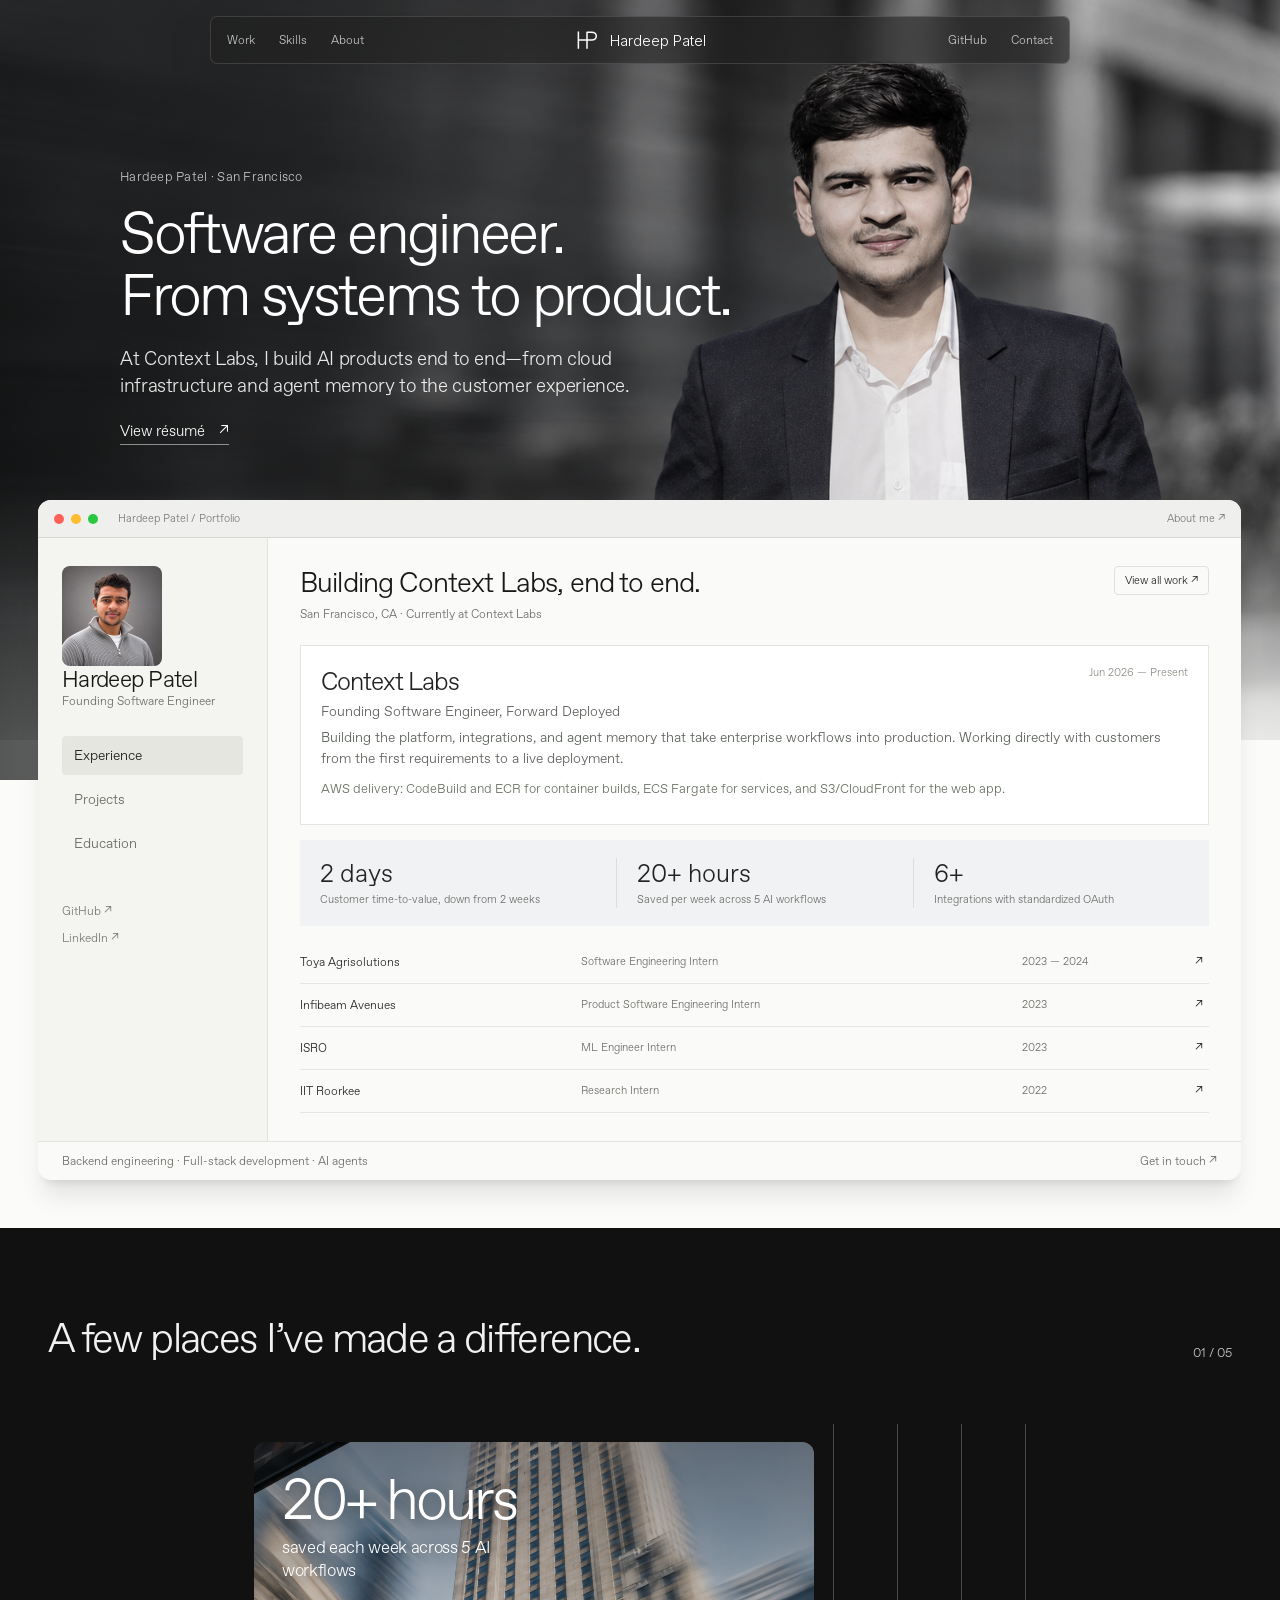
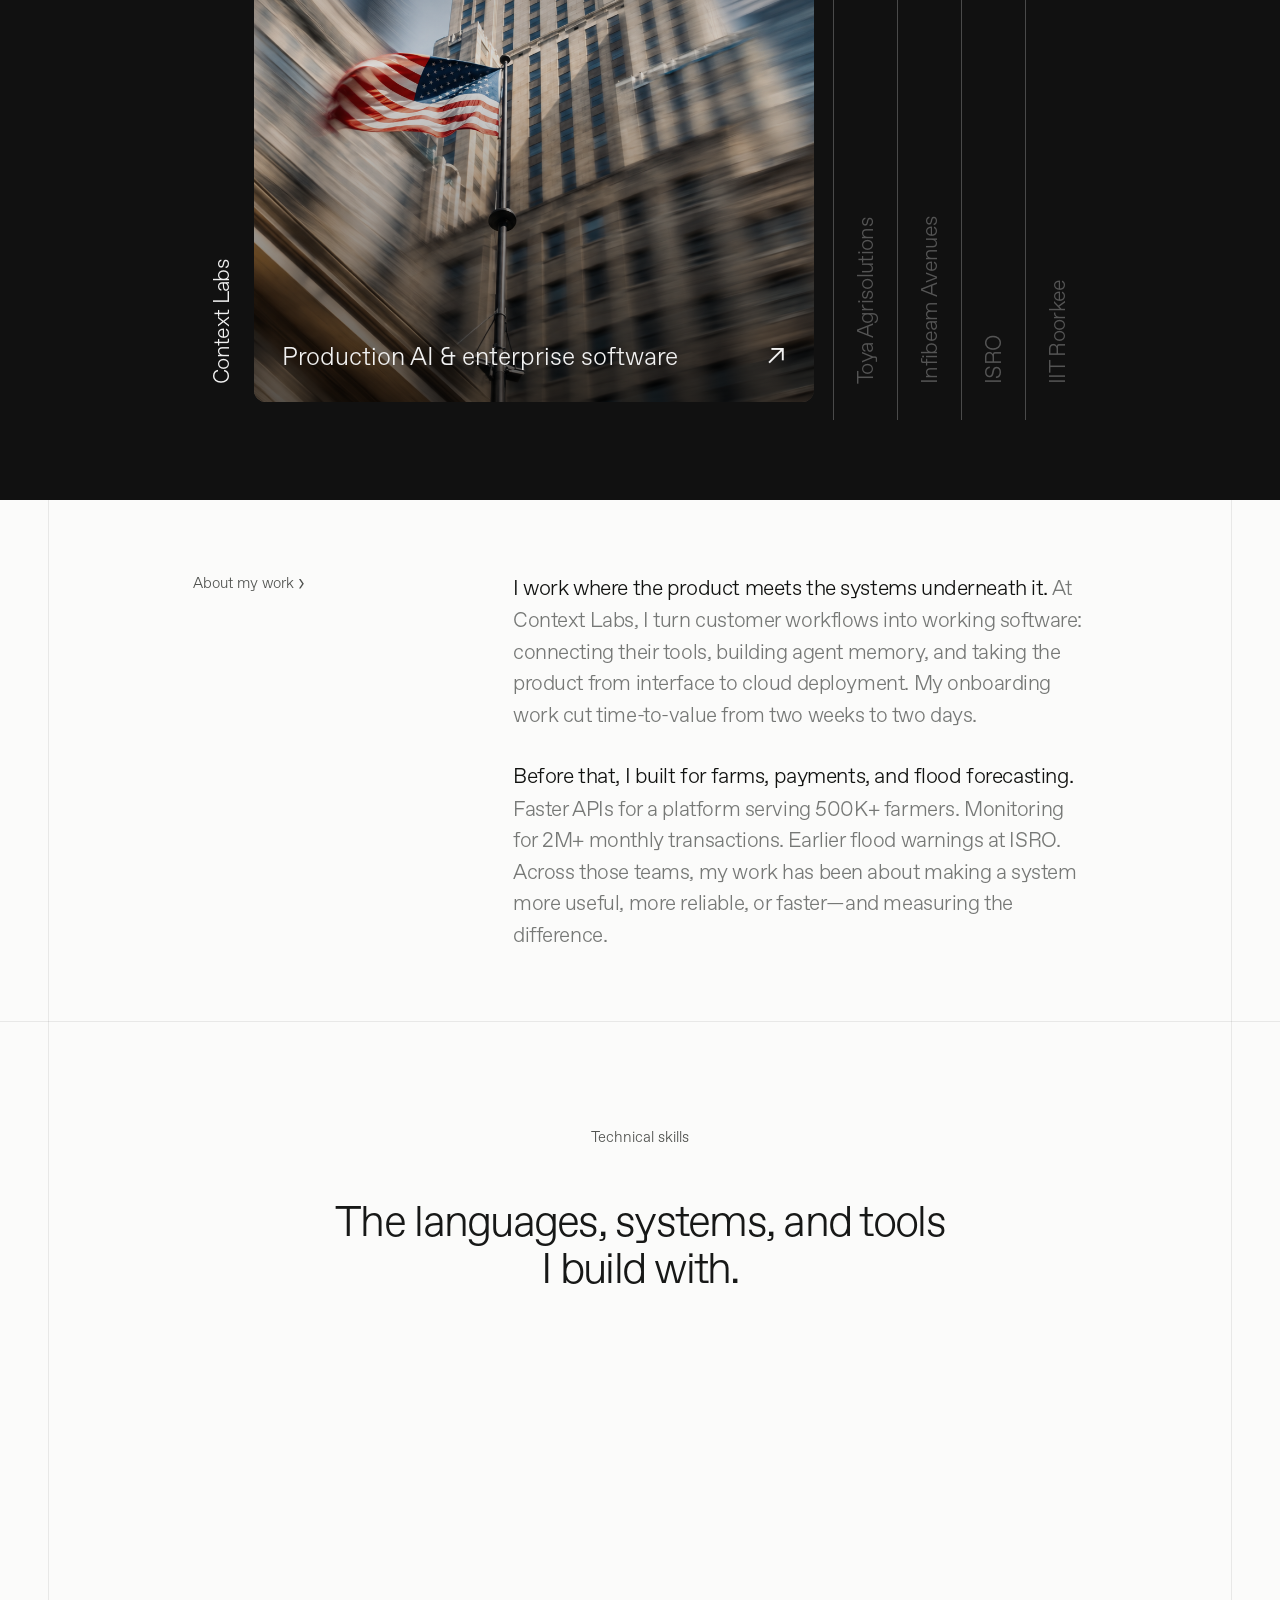
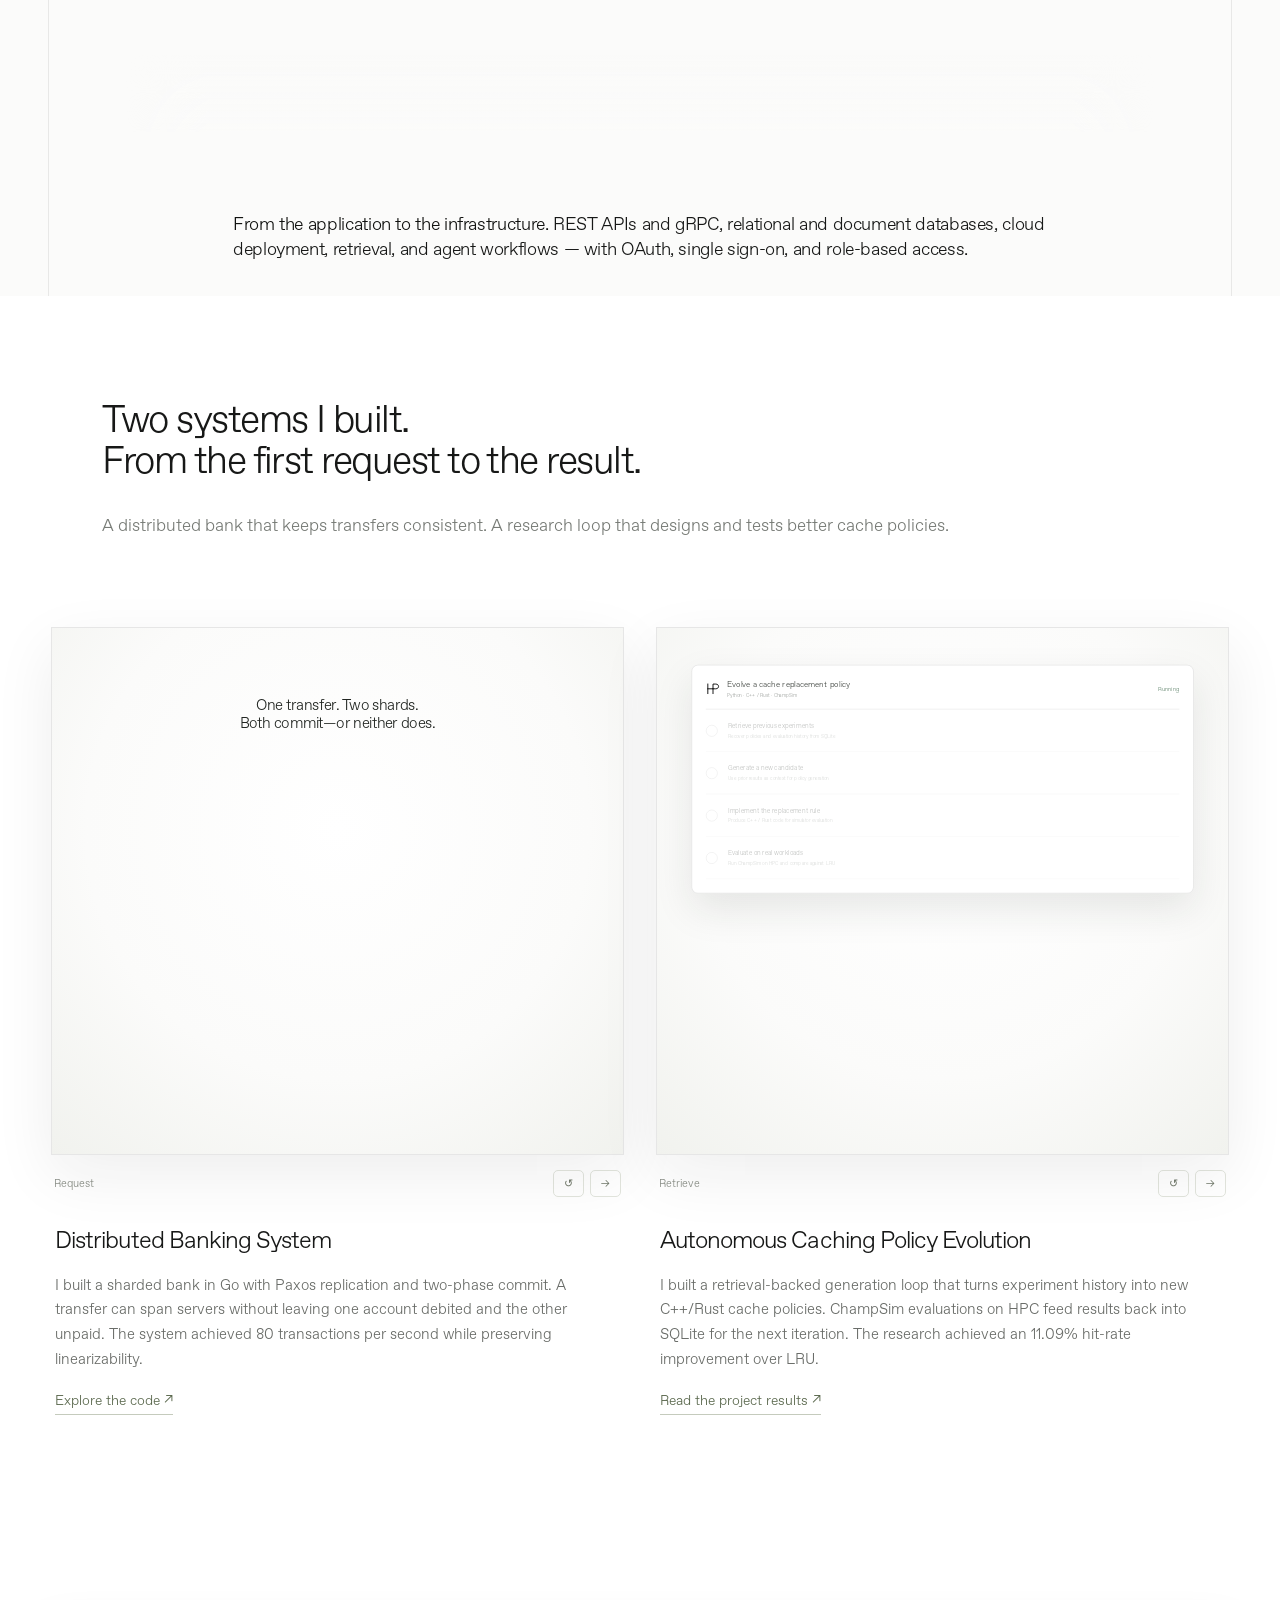
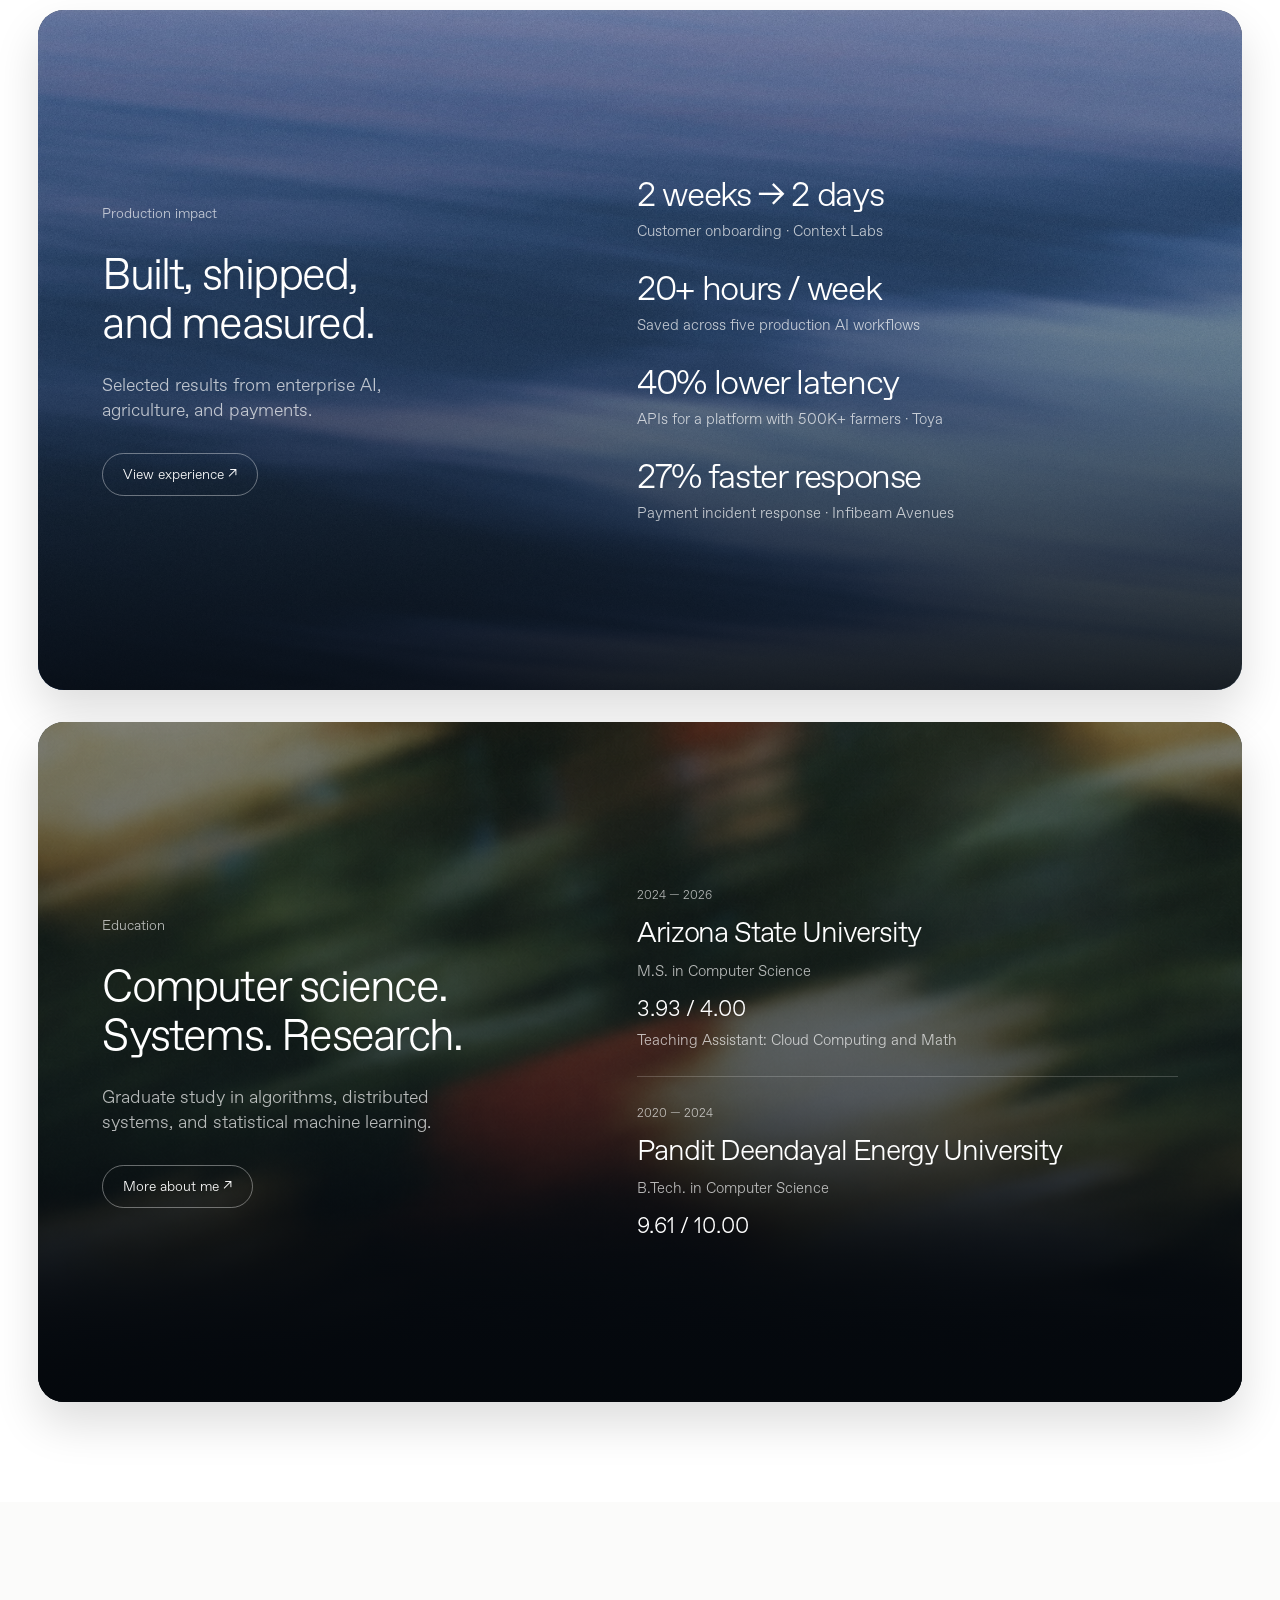
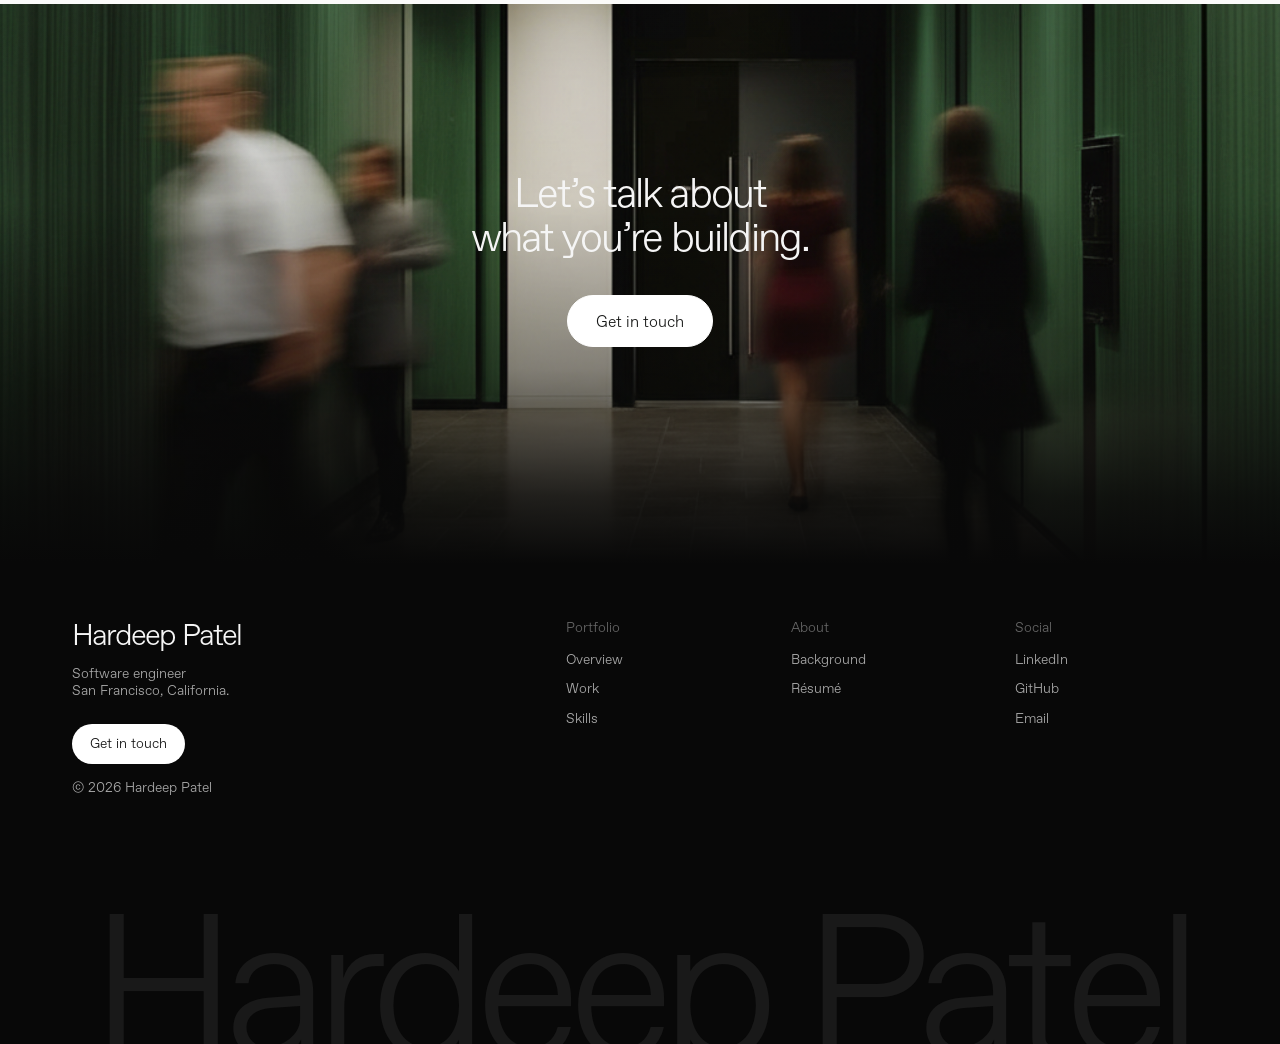
<file: index.html>
<!doctype html>
<html lang="en">
  <head>
    <meta charset="utf-8" />
    <meta name="viewport" content="width=device-width,initial-scale=1" />
    <title>Software Engineer | Hardeep Patel</title>
    <meta
      name="description"
      content="Hardeep Patel — founding software engineer in San Francisco. Backend systems, full-stack products, and production AI."
    />
    <link rel="canonical" href="https://hardeepPatel.github.io/" />
    <meta property="og:title" content="Software Engineer | Hardeep Patel" />
    <meta
      property="og:description"
      content="Hardeep Patel — founding software engineer. Backend services, full-stack products, and production AI."
    />
    <meta
      property="og:image"
      content="https://hardeeppatel.github.io/images/hero-poster.jpg"
    />
    <meta property="og:type" content="website" />
    <link rel="icon" href="images/favicon.svg" type="image/svg+xml" />
    <link
      rel="preload"
      href="assets/fonts/ABC-Favorit-Light.woff2"
      as="font"
      type="font/woff2"
      crossorigin
    />
    <link rel="stylesheet" href="assets/css/reference-frame.css" />
    <script src="assets/js/main.js" defer></script>
    <link rel="stylesheet" href="assets/css/banking-reference.css" />
    <link rel="stylesheet" href="assets/css/portfolio.css" />
    <link rel="stylesheet" href="assets/css/work-carousel.css" />
    <link rel="stylesheet" href="assets/css/refinements.css" />
    <link rel="stylesheet" href="assets/css/homepage.css" />
    <script src="assets/js/projects.js" defer></script>
    <link rel="stylesheet" href="assets/css/project-reference.css" />
  </head>
  <body data-industry="banking-financial-services">
    <a class="skip" href="#industry-page">Skip to content</a>
    <header class="site-header" aria-label="Main navigation">
      <nav class="nav-shell" aria-label="Main navigation">
        <div class="nav-left" id="navigation">
          <a href="html/works.html">Work</a
          ><a href="html/expertise.html">Skills</a
          ><a href="html/about.html">About</a>
        </div>
        <a class="brand" href="index.html"
          ><img
            class="personal-mark"
            src="images/hp-mark.svg"
            alt=""
            width="24"
            height="24"
          />Hardeep Patel</a
        >
        <div class="nav-right">
          <a href="https://github.com/HardeepPatel">GitHub</a
          ><a href="html/contacts.html">Contact</a>
        </div>
        <button
          class="menu-button"
          type="button"
          aria-label="Open menu"
          aria-controls="navigation"
          aria-expanded="false"
        >
          <span></span><span></span><span></span>
        </button>
      </nav>
    </header>
    <main id="industry-page">
      <section
        class="reference-hero financial-hero financial-live-hero"
        aria-labelledby="reference-title"
      >
        <img
          class="reference-hero-image"
          src="images/hardeep-editorial.png"
          alt="Hardeep Patel in a suit, with a softly blurred city background"
          fetchpriority="high"
        />
        <div class="reference-hero-overlay" aria-hidden="true"></div>
        <div
          class="reference-shell reference-hero-content financial-live-hero-content"
        >
          <div class="financial-live-stage">
            <div class="financial-live-hero-heading">
              <span class="hero-location">Hardeep Patel · San Francisco</span>
              <h1 id="reference-title">Software engineer.<br>From systems to product.</h1>
              <p class="financial-live-hero-subtitle">
                At Context Labs, I build AI products end to end—from cloud infrastructure and agent memory to the customer experience.
              </p>
              <a
                class="hero-resume"
                href="assets/documents/Hardeep-Patel-Resume.pdf"
                >View résumé <span aria-hidden="true">↗</span></a
              >
            </div>
            <div class="financial-live-demo portfolio-window">
              <div class="window-bar">
                <div aria-hidden="true"><i></i><i></i><i></i></div>
                <span>Hardeep Patel / Portfolio</span
                ><a href="html/about.html">About me ↗</a>
              </div>
              <div class="workspace">
                <aside class="workspace-sidebar">
                  <img src="images/hardeep-profile.png" alt="Hardeep Patel" />
                  <h2>Hardeep Patel</h2>
                  <p>Founding Software Engineer</p>
                  <div
                    class="workspace-tabs"
                    role="tablist"
                    aria-label="Portfolio overview"
                  >
                    <button
                      role="tab"
                      id="tab-experience"
                      aria-controls="panel-experience"
                      aria-selected="true"
                    >
                      Experience</button
                    ><button
                      role="tab"
                      id="tab-projects"
                      aria-controls="panel-projects"
                      aria-selected="false"
                      tabindex="-1"
                    >
                      Projects</button
                    ><button
                      role="tab"
                      id="tab-education"
                      aria-controls="panel-education"
                      aria-selected="false"
                      tabindex="-1"
                    >
                      Education
                    </button>
                  </div>
                  <a href="https://github.com/HardeepPatel">GitHub ↗</a
                  ><a href="https://linkedin.com/in/hardeep-patel/"
                    >LinkedIn ↗</a
                  >
                </aside>
                <div class="workspace-main">
                  <section
                    id="panel-experience"
                    role="tabpanel"
                    aria-labelledby="tab-experience"
                  >
                    <header>
                      <div>
                        <h2>Building Context Labs, end to end.</h2>
                        <p>San Francisco, CA · Currently at Context Labs</p>
                      </div>
                      <a href="html/works.html">View all work ↗</a>
                    </header>
                    <div class="current-role">
                      <span>Jun 2026 — Present</span>
                      <h3>Context Labs</h3>
                      <p>Founding Software Engineer, Forward Deployed</p>
                      <p>
                        Building the platform, integrations, and agent memory that take enterprise workflows into production. Working directly with customers from the first requirements to a live deployment.
                      </p><p class="role-cloud">AWS delivery: CodeBuild and ECR for container builds, ECS Fargate for services, and S3/CloudFront for the web app.
                      </p>
                    </div>
                    <div class="workspace-metrics">
                      <div>
                        <strong>2 days</strong
                        ><span>Customer time-to-value, down from 2 weeks</span>
                      </div>
                      <div>
                        <strong>20+ hours</strong
                        ><span>Saved per week across 5 AI workflows</span>
                      </div>
                      <div>
                        <strong>6+</strong
                        ><span>Integrations with standardized OAuth</span>
                      </div>
                    </div>
                    <div class="career-rows">
                      <a href="html/works.html#toya"
                        ><strong>Toya Agrisolutions</strong
                        ><span>Software Engineering Intern</span
                        ><small>2023 — 2024</small><b>↗</b></a
                      ><a href="html/works.html#infibeam"
                        ><strong>Infibeam Avenues</strong
                        ><span>Product Software Engineering Intern</span
                        ><small>2023</small><b>↗</b></a
                      ><a href="html/works.html#isro"
                        ><strong>ISRO</strong><span>ML Engineer Intern</span
                        ><small>2023</small><b>↗</b></a
                      ><a href="html/works.html#iit"
                        ><strong>IIT Roorkee</strong><span>Research Intern</span
                        ><small>2022</small><b>↗</b></a
                      >
                    </div>
                  </section>
                  <section
                    id="panel-projects"
                    role="tabpanel"
                    aria-labelledby="tab-projects"
                    hidden
                  >
                    <header>
                      <div>
                        <h2>Selected projects</h2>
                        <p>
                          Distributed systems and AI-assisted systems research.
                        </p>
                      </div>
                    </header>
                    <a
                      class="workspace-project"
                      href="https://github.com/HardeepPatel/Distributed_Banking_System"
                      ><small>GO · RPC · PAXOS · TWO-PHASE COMMIT</small>
                      <h3>Distributed Banking System ↗</h3>
                      <p>
                        Fault-tolerant, sharded banking with consensus and
                        atomic transactions. Benchmarked at 80 TPS with
                        linearizability.
                      </p></a
                    ><a
                      class="workspace-project"
                      href="assets/documents/Hardeep-Patel-Resume.pdf"
                      ><small>PYTHON · C++ · RUST · LLMs · CHAMPSIM</small>
                      <h3>Autonomous Caching Policy Evolution ↗</h3>
                      <p>
                        LLM-generated cache policies improved last-level cache
                        hit rate by 11.09% over LRU.
                      </p></a
                    >
                  </section>
                  <section
                    id="panel-education"
                    role="tabpanel"
                    aria-labelledby="tab-education"
                    hidden
                  >
                    <header>
                      <div>
                        <h2>Education</h2>
                        <p>Computer science, systems, and machine learning.</p>
                      </div>
                    </header>
                    <div class="workspace-project">
                      <small>AUG 2024 — MAY 2026</small>
                      <h3>Arizona State University</h3>
                      <p>M.S. in Computer Science · GPA 3.93 / 4.00</p>
                      <p>Teaching Assistant: Cloud Computing and Math.</p>
                    </div>
                    <div class="workspace-project">
                      <small>JUN 2020 — JUN 2024</small>
                      <h3>Pandit Deendayal Energy University</h3>
                      <p>B.Tech. in Computer Science · GPA 9.61 / 10.00</p>
                    </div>
                  </section>
                </div>
              </div>
              <div class="workspace-status">
                <span
                  >Backend engineering · Full-stack development · AI
                  agents</span
                ><a href="mailto:hardeep.s.patel@gmail.com">Get in touch ↗</a>
              </div>
            </div>
          </div>
        </div>
      </section>
      <section
        class="business-progress portfolio-carousel"
        id="selected-work"
        aria-labelledby="work-heading"
      >
        <header class="business-progress-heading">
          <h2 id="work-heading">A few places I’ve made a difference.</h2><div class="carousel-navigation"><span data-work-count>01 / 05</span></div>
        </header>
        <div
          class="progress-viewport"
          role="region"
          aria-label="Work experience carousel"
        >
          <ul class="progress-track" role="list" style="--progress-count: 5">
            <li class="progress-slide is-active">
              <button
                class="progress-rail"
                type="button"
                aria-expanded="true"
                aria-controls="work-context"
              >
                <span class="progress-rail-title">Context Labs</span></button
              ><a
                class="progress-card"
                id="work-context"
                href="html/works.html#context"
                ><img
                  class="progress-card-image"
                  src="images/work/context-motion.png"
                  alt="Context Labs"
                  loading="lazy"
                />
                <div class="progress-card-metric">
                  <span class="progress-card-metric-value">20+ hours</span
                  ><span class="progress-card-metric-label"
                    >saved each week across 5 AI workflows</span
                  >
                </div>
                <span class="work-card-caption"
                  >Production AI & enterprise software<span>↗</span></span
                ></a
              >
            </li>
            <li class="progress-slide">
              <button
                class="progress-rail"
                type="button"
                aria-expanded="false"
                aria-controls="work-toya"
              >
                <span class="progress-rail-title"
                  >Toya Agrisolutions</span
                ></button
              ><a
                class="progress-card"
                id="work-toya"
                inert
                href="html/works.html#toya"
                ><img
                  class="progress-card-image"
                  src="images/work/agriculture-motion-v2.png"
                  alt="Toya Agrisolutions"
                  loading="lazy"
                />
                <div class="progress-card-metric">
                  <span class="progress-card-metric-value">40%</span
                  ><span class="progress-card-metric-label"
                    >lower API latency</span
                  >
                </div>
                <span class="work-card-caption"
                  >Software for agriculture<span>↗</span></span
                ></a
              >
            </li>
            <li class="progress-slide">
              <button
                class="progress-rail"
                type="button"
                aria-expanded="false"
                aria-controls="work-infibeam"
              >
                <span class="progress-rail-title"
                  >Infibeam Avenues</span
                ></button
              ><a
                class="progress-card"
                id="work-infibeam"
                inert
                href="html/works.html#infibeam"
                ><img
                  class="progress-card-image"
                  src="images/work/payments-motion.png"
                  alt="Infibeam Avenues"
                  loading="lazy"
                />
                <div class="progress-card-metric">
                  <span class="progress-card-metric-value">2M+</span
                  ><span class="progress-card-metric-label"
                    >transactions monitored per month</span
                  >
                </div>
                <span class="work-card-caption"
                  >Payments & platform engineering<span>↗</span></span
                ></a
              >
            </li>
            <li class="progress-slide">
              <button
                class="progress-rail"
                type="button"
                aria-expanded="false"
                aria-controls="work-isro"
              >
                <span class="progress-rail-title">ISRO</span></button
              ><a
                class="progress-card"
                id="work-isro"
                inert
                href="html/works.html#isro"
                ><img
                  class="progress-card-image"
                  src="images/work/isro-motion.png"
                  alt="ISRO"
                  loading="lazy"
                />
                <div class="progress-card-metric">
                  <span class="progress-card-metric-value">2 hours</span
                  ><span class="progress-card-metric-label"
                    >earlier flood warnings</span
                  >
                </div>
                <span class="work-card-caption"
                  >Flood forecasting with machine learning<span>↗</span></span
                ></a
              >
            </li>
            <li class="progress-slide">
              <button
                class="progress-rail"
                type="button"
                aria-expanded="false"
                aria-controls="work-iit"
              >
                <span class="progress-rail-title">IIT Roorkee</span></button
              ><a
                class="progress-card"
                id="work-iit"
                inert
                href="html/works.html#iit"
                ><img
                  class="progress-card-image"
                  src="images/work/iit-motion.png"
                  alt="IIT Roorkee"
                  loading="lazy"
                />
                <div class="progress-card-metric">
                  <span class="progress-card-metric-value">3×</span
                  ><span class="progress-card-metric-label"
                    >faster graph algorithms</span
                  >
                </div>
                <span class="work-card-caption"
                  >Graph algorithms & research<span>↗</span></span
                ></a
              >
            </li>
          </ul>
        </div>
      </section>
      <section class="banking-ecosystem" id="skills">
        <div class="banking-ecosystem-shell">
          <div class="banking-ecosystem-intro">
            <a class="banking-ecosystem-link" href="html/about.html"
              >About my work <span>›</span></a
            >
            <div class="banking-ecosystem-intro-copy">
              <p><strong>I work where the product meets the systems underneath it.</strong> At Context Labs, I turn customer workflows into working software: connecting their tools, building agent memory, and taking the product from interface to cloud deployment. My onboarding work cut time-to-value from two weeks to two days.</p>
              <p><strong>Before that, I built for farms, payments, and flood forecasting.</strong> Faster APIs for a platform serving 500K+ farmers. Monitoring for 2M+ monthly transactions. Earlier flood warnings at ISRO. Across those teams, my work has been about making a system more useful, more reliable, or faster—and measuring the difference.</p>
            </div>
          </div>
          <div class="banking-ecosystem-capability">
            <span class="banking-ecosystem-link">Technical skills</span>
            <h2 id="banking-ecosystem-title">
              The languages, systems, and tools<br />I build with.
            </h2>
            <div
              class="banking-application-cloud"
              aria-label="Technical skills"
            >
              <div class="banking-application-grid">
                <span
                  class="banking-application"
                  title="Python"
                  aria-label="Python"
                  tabindex="0"
                  ><img
                    src="assets/skills/python.svg"
                    alt=""
                    loading="lazy" /></span
                ><span
                  class="banking-application"
                  title="TypeScript"
                  aria-label="TypeScript"
                  tabindex="0"
                  ><img
                    src="assets/skills/typescript.svg"
                    alt=""
                    loading="lazy" /></span
                ><span
                  class="banking-application"
                  title="Go"
                  aria-label="Go"
                  tabindex="0"
                  ><img
                    src="assets/skills/go.svg"
                    alt=""
                    loading="lazy" /></span
                ><span
                  class="banking-application"
                  title="C++"
                  aria-label="C++"
                  tabindex="0"
                  ><img
                    src="assets/skills/cplusplus.svg"
                    alt=""
                    loading="lazy" /></span
                ><span
                  class="banking-application"
                  title="Java"
                  aria-label="Java"
                  tabindex="0"
                  ><img
                    src="assets/skills/java.svg"
                    alt=""
                    loading="lazy" /></span
                ><span
                  class="banking-application"
                  title="JavaScript"
                  aria-label="JavaScript"
                  tabindex="0"
                  ><img
                    src="assets/skills/javascript.svg"
                    alt=""
                    loading="lazy" /></span
                ><span
                  class="banking-application"
                  title="React"
                  aria-label="React"
                  tabindex="0"
                  ><img
                    src="assets/skills/react.svg"
                    alt=""
                    loading="lazy" /></span
                ><span
                  class="banking-application"
                  title="Next.js"
                  aria-label="Next.js"
                  tabindex="0"
                  ><img
                    src="assets/skills/nextjs.svg"
                    alt=""
                    loading="lazy" /></span
                ><span
                  class="banking-application"
                  title="Node.js"
                  aria-label="Node.js"
                  tabindex="0"
                  ><img
                    src="assets/skills/nodejs.svg"
                    alt=""
                    loading="lazy" /></span
                ><span
                  class="banking-application"
                  title="FastAPI"
                  aria-label="FastAPI"
                  tabindex="0"
                  ><img
                    src="assets/skills/fastapi.svg"
                    alt=""
                    loading="lazy" /></span
                ><span
                  class="banking-application"
                  title="PostgreSQL"
                  aria-label="PostgreSQL"
                  tabindex="0"
                  ><img
                    src="assets/skills/postgresql.svg"
                    alt=""
                    loading="lazy" /></span
                ><span
                  class="banking-application"
                  title="MongoDB"
                  aria-label="MongoDB"
                  tabindex="0"
                  ><img
                    src="assets/skills/mongodb.svg"
                    alt=""
                    loading="lazy" /></span
                ><span
                  class="banking-application"
                  title="AWS"
                  aria-label="AWS"
                  tabindex="0"
                  ><img
                    src="assets/skills/amazonwebservices.svg"
                    alt=""
                    loading="lazy"
                  /><span class="skill-name">AWS</span></span
                ><span
                  class="banking-application"
                  title="Azure"
                  aria-label="Azure"
                  tabindex="0"
                  ><img
                    src="assets/skills/azure.svg"
                    alt=""
                    loading="lazy" /></span
                ><span
                  class="banking-application"
                  title="Docker"
                  aria-label="Docker"
                  tabindex="0"
                  ><img
                    src="assets/skills/docker.svg"
                    alt=""
                    loading="lazy" /></span
                ><span
                  class="banking-application"
                  title="Kubernetes"
                  aria-label="Kubernetes"
                  tabindex="0"
                  ><img
                    src="assets/skills/kubernetes.svg"
                    alt=""
                    loading="lazy" /></span
                ><span
                  class="banking-application"
                  title="Terraform"
                  aria-label="Terraform"
                  tabindex="0"
                  ><img
                    src="assets/skills/terraform.svg"
                    alt=""
                    loading="lazy" /></span
                ><span
                  class="banking-application"
                  title="Git"
                  aria-label="Git"
                  tabindex="0"
                  ><img
                    src="assets/skills/git.svg"
                    alt=""
                    loading="lazy" /></span
                ><span
                  class="banking-application"
                  title="Kafka"
                  aria-label="Kafka"
                  tabindex="0"
                  ><img
                    src="assets/skills/apachekafka.svg"
                    alt=""
                    loading="lazy" /></span
                ><span
                  class="banking-application"
                  title="Spark"
                  aria-label="Spark"
                  tabindex="0"
                  ><img
                    src="assets/skills/apachespark.svg"
                    alt=""
                    loading="lazy" /></span
                ><span
                  class="banking-application"
                  title="Linux"
                  aria-label="Linux"
                  tabindex="0"
                  ><img
                    src="assets/skills/linux.svg"
                    alt=""
                    loading="lazy" /></span
                ><span
                  class="banking-application"
                  title="LangChain"
                  aria-label="LangChain"
                  tabindex="0"
                  ><img
                    src="assets/skills/langchain.svg"
                    alt=""
                    loading="lazy" /></span
                ><span
                  class="banking-application"
                  title="RAG"
                  aria-label="RAG"
                  tabindex="0"
                  ><img
                    src="assets/skills/rag.svg"
                    alt=""
                    loading="lazy" /></span
                ><span
                  class="banking-application"
                  title="LLM agents"
                  aria-label="LLM agents"
                  tabindex="0"
                  ><img src="assets/skills/agents.svg" alt="" loading="lazy"
                /></span>
              </div>
            </div>
            <p class="banking-ecosystem-statement">
              <strong>From the application to the infrastructure.</strong> REST
              APIs and gRPC, relational and document databases, cloud
              deployment, retrieval, and agent workflows — with OAuth, single
              sign-on, and role-based access.
            </p>
          </div>
        </div>
      </section>
<section class="financial-workflows portfolio-projects" id="projects" aria-labelledby="projects-heading">
  <div class="reference-record-heading"><h2 id="projects-heading">Two systems I built.<br>From the first request to the result.</h2><p>A distributed bank that keeps transfers consistent. A research loop that designs and tests better cache policies.</p></div>
  <div class="it-workflow-grid consulting-workflow-grid">
    <article class="it-workflow-card">
      <div class="financial-poetic-demo financial-procedure-demo" data-financial-demo="procedure" data-phase="0" aria-label="Distributed Banking System: a fifty-dollar transfer coordinated across two shards">
        <div class="financial-poetic-stage">
          <div class="financial-poetic-intro"><p>One transfer. Two shards.<br>Both commit—or neither does.</p></div>
          <div class="financial-upload-card"><small>Transfer request · $50.00</small><div><span><i>A</i><b>Sender · $200.00</b></span><span><i>B</i><b>Receiver · $100.00</b></span><span><i>RPC</i><b>Cross-shard transaction</b></span></div><button type="button" data-scene-next aria-label="Send the example transfer">↑</button></div>
          <div class="financial-runbook-editor"><header><div><img class="project-hp-mark" src="images/hp-mark.svg" alt=""><p><strong>Distributed Banking System</strong><small>Go · Paxos · Two-phase commit</small></p></div><span>Transaction plan</span></header><ol><li><i></i><p><b>Find the shard leaders</b><small>Route the sender and receiver to their owning shards.</small></p><em>RPC</em></li><li><i></i><p><b>Replicate the operation</b><small>Reach agreement among the replicas in each shard.</small></p><em>Paxos</em></li><li><i></i><p><b>Prepare both sides</b><small>Collect a prepared or abort vote from each shard.</small></p><em>Phase 1</em></li><li><i></i><p><b>Send the final decision</b><small>Commit only when both shards are ready.</small></p><em>Phase 2</em></li><li><i></i><p><b>Apply the balance updates</b><small>Debit and credit together; preserve the total.</small></p><em>Atomic</em></li></ol></div>
          <div class="financial-runbook-preview financial-dispute-system"><header><span>Cross-shard transfer</span><b>$50.00 · A → B</b></header><div><small>TWO-PHASE COMMIT</small><h4>Prepare on both shards before changing either balance.</h4><p><i></i>Sender shard located</p><p><i></i>Receiver shard located</p><p><i></i>Operation replicated</p><p><i></i>Prepare requests sent</p></div><aside><span>Coordinator waiting…</span><b>No partial transfer</b><small>If either shard rejects the prepare, both sides abort and balances stay unchanged.</small></aside></div>
          <div class="financial-extraction-toast"><i></i><p><strong>Both shards prepared</strong><small>Coordinator sends COMMIT to the sender and receiver</small></p></div>
          <div class="financial-poetic-ready"><img class="project-hp-mark" src="images/hp-mark.svg" alt=""><p><strong>Transfer committed on both sides</strong><small>Sender: $150.00 · Receiver: $150.00 · Total: $300.00</small></p><span>Complete</span></div>
        </div>
      </div>
      <div class="reference-demo-controls" aria-label="Banking animation controls"><span data-animation-caption>Request</span><div><button type="button" data-animation-replay aria-label="Replay banking animation">↺</button><button type="button" data-animation-next aria-label="Next banking scene">→</button></div></div>
      <div class="it-workflow-copy"><h3>Distributed Banking System</h3><p>I built a sharded bank in Go with Paxos replication and two-phase commit. A transfer can span servers without leaving one account debited and the other unpaid. The system achieved 80 transactions per second while preserving linearizability.</p><a href="https://github.com/HardeepPatel/Distributed_Banking_System" target="_blank" rel="noopener">Explore the code ↗</a></div>
    </article>
    <article class="it-workflow-card">
      <div class="financial-poetic-demo financial-execution-demo" data-financial-demo="execution" data-phase="0" aria-label="Autonomous Caching Policy Evolution: retrieve experiments, generate a policy, evaluate in ChampSim, and retain results">
        <div class="financial-poetic-stage">
          <div class="financial-execution-shell"><header><div><img class="project-hp-mark" src="images/hp-mark.svg" alt=""><p><strong>Evolve a cache replacement policy</strong><small>Python · C++ / Rust · ChampSim</small></p></div><span>Running</span></header><ol><li class="step-a"><i></i><p><b>Retrieve previous experiments</b><small>Recover policies and evaluation history from SQLite</small></p></li><li class="step-b"><i></i><p><b>Generate a new candidate</b><small>Use prior results as context for policy generation</small></p></li><li class="step-c"><i></i><p><b>Implement the replacement rule</b><small>Produce C++ / Rust code for simulator evaluation</small></p></li><li class="step-d"><i></i><p><b>Evaluate on real workloads</b><small>Run ChampSim on HPC and compare against LRU</small></p></li></ol></div>
          <div class="financial-recovery-card financial-signal-evidence"><header><img class="project-hp-mark" src="images/hp-mark.svg" alt=""><p><small>Experiment retrieval</small><strong>Start with what has already been learned</strong></p></header><ol><li><i></i>Retrieve earlier replacement policies</li><li><i></i>Include simulator results and workload context</li><li><i></i>Pass the evidence into the next generation</li></ol></div>
          <div class="financial-investigation-report"><header><div><img class="project-hp-mark" src="images/hp-mark.svg" alt=""><p><strong>Candidate policy</strong><small>Generated for evaluation</small></p></div><span>C++ / Rust</span></header><article><p><small>Input</small><b>Prior policies, evaluation history, and workload context</b></p><p><small>Replacement decision</small><b>Choose which cache line to evict when a new line arrives</b></p><p><small>Next step</small><b>Run the implementation in ChampSim to measure its behavior</b></p></article></div>
          <div class="financial-expert-feedback"><small>Evaluation loop</small><p>A plausible rule is only a candidate. Run it against memory-access workloads and compare the measured hit rate with LRU.</p><span>ChampSim · HPC evaluation</span></div>
          <div class="financial-backtest-card"><header><span>Research result</span><b>Compared with LRU</b></header><p><i></i>Candidate policies evaluated in <b>ChampSim</b></p><p><i></i>Experiments executed on <b>HPC</b></p><div class="portfolio-benchmark-result"><small>Cache hit-rate improvement<b>+11.09%</b></small></div></div>
          <div class="financial-change-review"><header><span>Keep the evidence for the next experiment</span><b>SQLite</b></header><p>Store the policy and its evaluation results. Retrieval supplies that history to the next generation, closing the loop.</p><div><small>Retain<b>Policy + results</b></small><small>Reuse<b>Experiment context</b></small></div><footer><span>Evaluate</span><b>Generate next</b></footer></div>
          <div class="financial-execution-complete"><i></i><p><strong>The next candidate starts with prior results</strong><small>Retrieve → generate → evaluate → retain</small></p></div>
        </div>
      </div>
      <div class="reference-demo-controls" aria-label="Caching animation controls"><span data-animation-caption>Retrieve</span><div><button type="button" data-animation-replay aria-label="Replay caching animation">↺</button><button type="button" data-animation-next aria-label="Next caching scene">→</button></div></div>
      <div class="it-workflow-copy"><h3>Autonomous Caching Policy Evolution</h3><p>I built a retrieval-backed generation loop that turns experiment history into new C++/Rust cache policies. ChampSim evaluations on HPC feed results back into SQLite for the next iteration. The research achieved an 11.09% hit-rate improvement over LRU.</p><a href="assets/documents/Hardeep-Patel-Resume.pdf">Read the project results ↗</a></div>
    </article>
  </div>
</section>
      <section
        class="impact-deck"
        id="impact"
        aria-label="Impact and education"
      >
        <article class="impact-sheet impact-production">
          <img
            src="assets/reference/banking-gradient-blue.jpg"
            alt=""
            loading="lazy"
          />
          <div class="impact-layout">
            <header>
              <span class="impact-label">Production impact</span>
              <h2>Built, shipped,<br />and measured.</h2>
              <p>
                Selected results from enterprise AI, agriculture, and payments.
              </p>
              <a href="html/works.html">View experience ↗</a>
            </header>
            <div class="impact-results">
              <div>
                <strong>2 weeks → 2 days</strong
                ><span>Customer onboarding · Context Labs</span>
              </div>
              <div>
                <strong>20+ hours / week</strong
                ><span>Saved across five production AI workflows</span>
              </div>
              <div>
                <strong>40% lower latency</strong
                ><span>APIs for a platform with 500K+ farmers · Toya</span>
              </div>
              <div>
                <strong>27% faster response</strong
                ><span>Payment incident response · Infibeam Avenues</span>
              </div>
            </div>
          </div>
        </article>
        <article class="impact-sheet impact-education">
          <img
            src="assets/reference/banking-gradient-green.png"
            alt=""
            loading="lazy"
          />
          <div class="impact-layout">
            <header>
              <span class="impact-label">Education</span>
              <h2>Computer science.<br />Systems. Research.</h2>
              <p>
                Graduate study in algorithms, distributed systems, and
                statistical machine learning.
              </p>
              <a href="html/about.html">More about me ↗</a>
            </header>
            <div class="degree-list">
              <div>
                <span>2024 — 2026</span>
                <h3>Arizona State University</h3>
                <p>M.S. in Computer Science</p>
                <strong>3.93 / 4.00</strong>
                <p>Teaching Assistant: Cloud Computing and Math</p>
              </div>
              <div>
                <span>2020 — 2024</span>
                <h3>Pandit Deendayal Energy University</h3>
                <p>B.Tech. in Computer Science</p>
                <strong>9.61 / 10.00</strong>
              </div>
            </div>
          </div>
        </article>
      </section>
      <section class="banking-frontier-cta">
        <div class="banking-frontier-cta-shell">
          <div class="banking-frontier-cta-card">
            <img
              src="assets/reference/contact-hallway.png"
              alt=""
              loading="lazy"
            />
            <div class="banking-frontier-cta-action">
              <h2>Let’s talk about<br />what you’re building.</h2>
              <a href="mailto:hardeep.s.patel@gmail.com">Get in touch</a>
            </div>
          </div>
        </div>
      </section>
    </main>
    <footer class="site-footer wonderful-style-footer">
      <div class="wonderful-footer-top">
        <div class="wonderful-footer-company">
          <a class="wonderful-footer-brand" href="index.html">Hardeep Patel</a>
          <p>Software engineer<br />San Francisco, California.</p>
          <a
            class="wonderful-footer-contact"
            href="mailto:hardeep.s.patel@gmail.com"
            >Get in touch</a
          >
          <p class="wonderful-footer-copyright">
            © <span data-year>2026</span> Hardeep Patel
          </p>
        </div>
        <nav aria-label="Portfolio">
          <h2>Portfolio</h2>
          <a href="index.html">Overview</a><a href="html/works.html">Work</a
          ><a href="html/expertise.html">Skills</a>
        </nav>
        <nav aria-label="About">
          <h2>About</h2>
          <a href="html/about.html">Background</a
          ><a href="assets/documents/Hardeep-Patel-Resume.pdf">Résumé</a>
        </nav>
        <nav aria-label="Social">
          <h2>Social</h2>
          <a href="https://linkedin.com/in/hardeep-patel/">LinkedIn</a
          ><a href="https://github.com/HardeepPatel">GitHub</a
          ><a href="mailto:hardeep.s.patel@gmail.com">Email</a>
        </nav>
      </div>
      <div class="wonderful-footer-wordmark" aria-hidden="true">
        Hardeep Patel
      </div>
    </footer>
  </body>
</html>
</file>
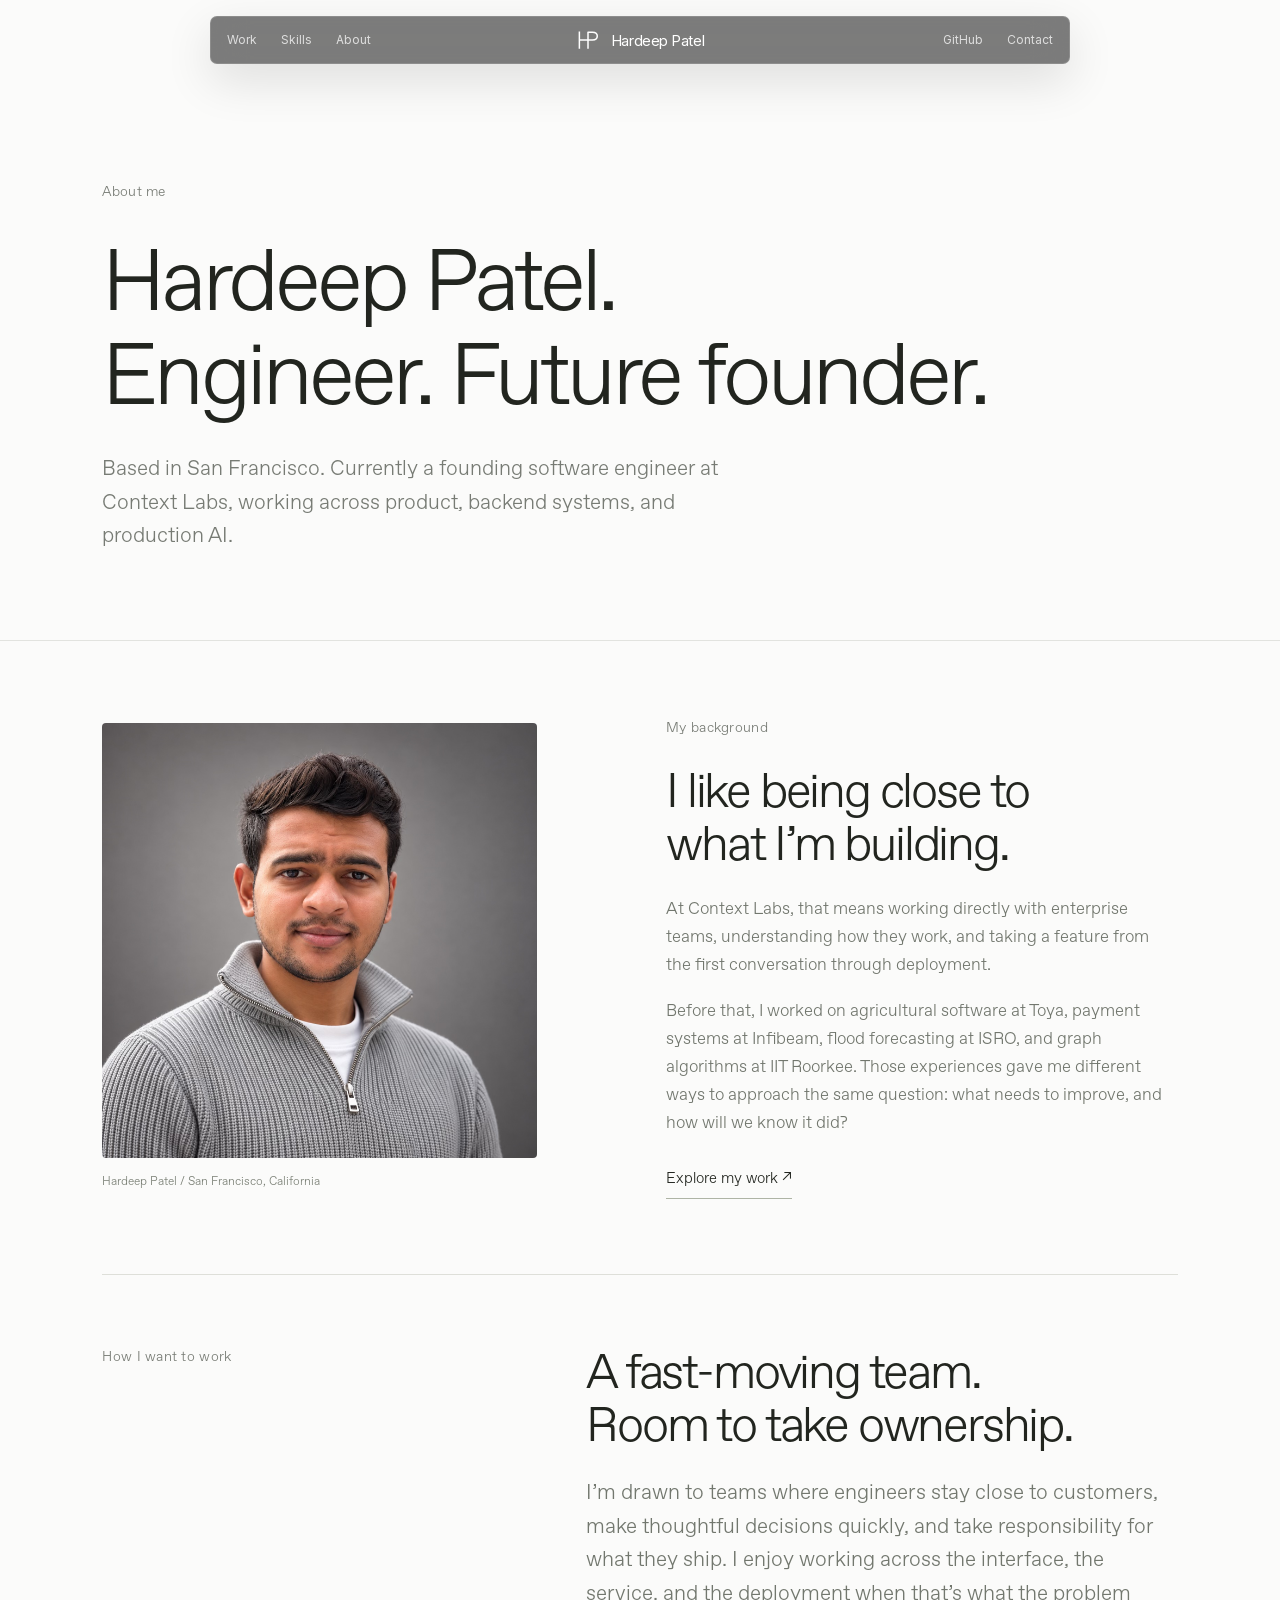
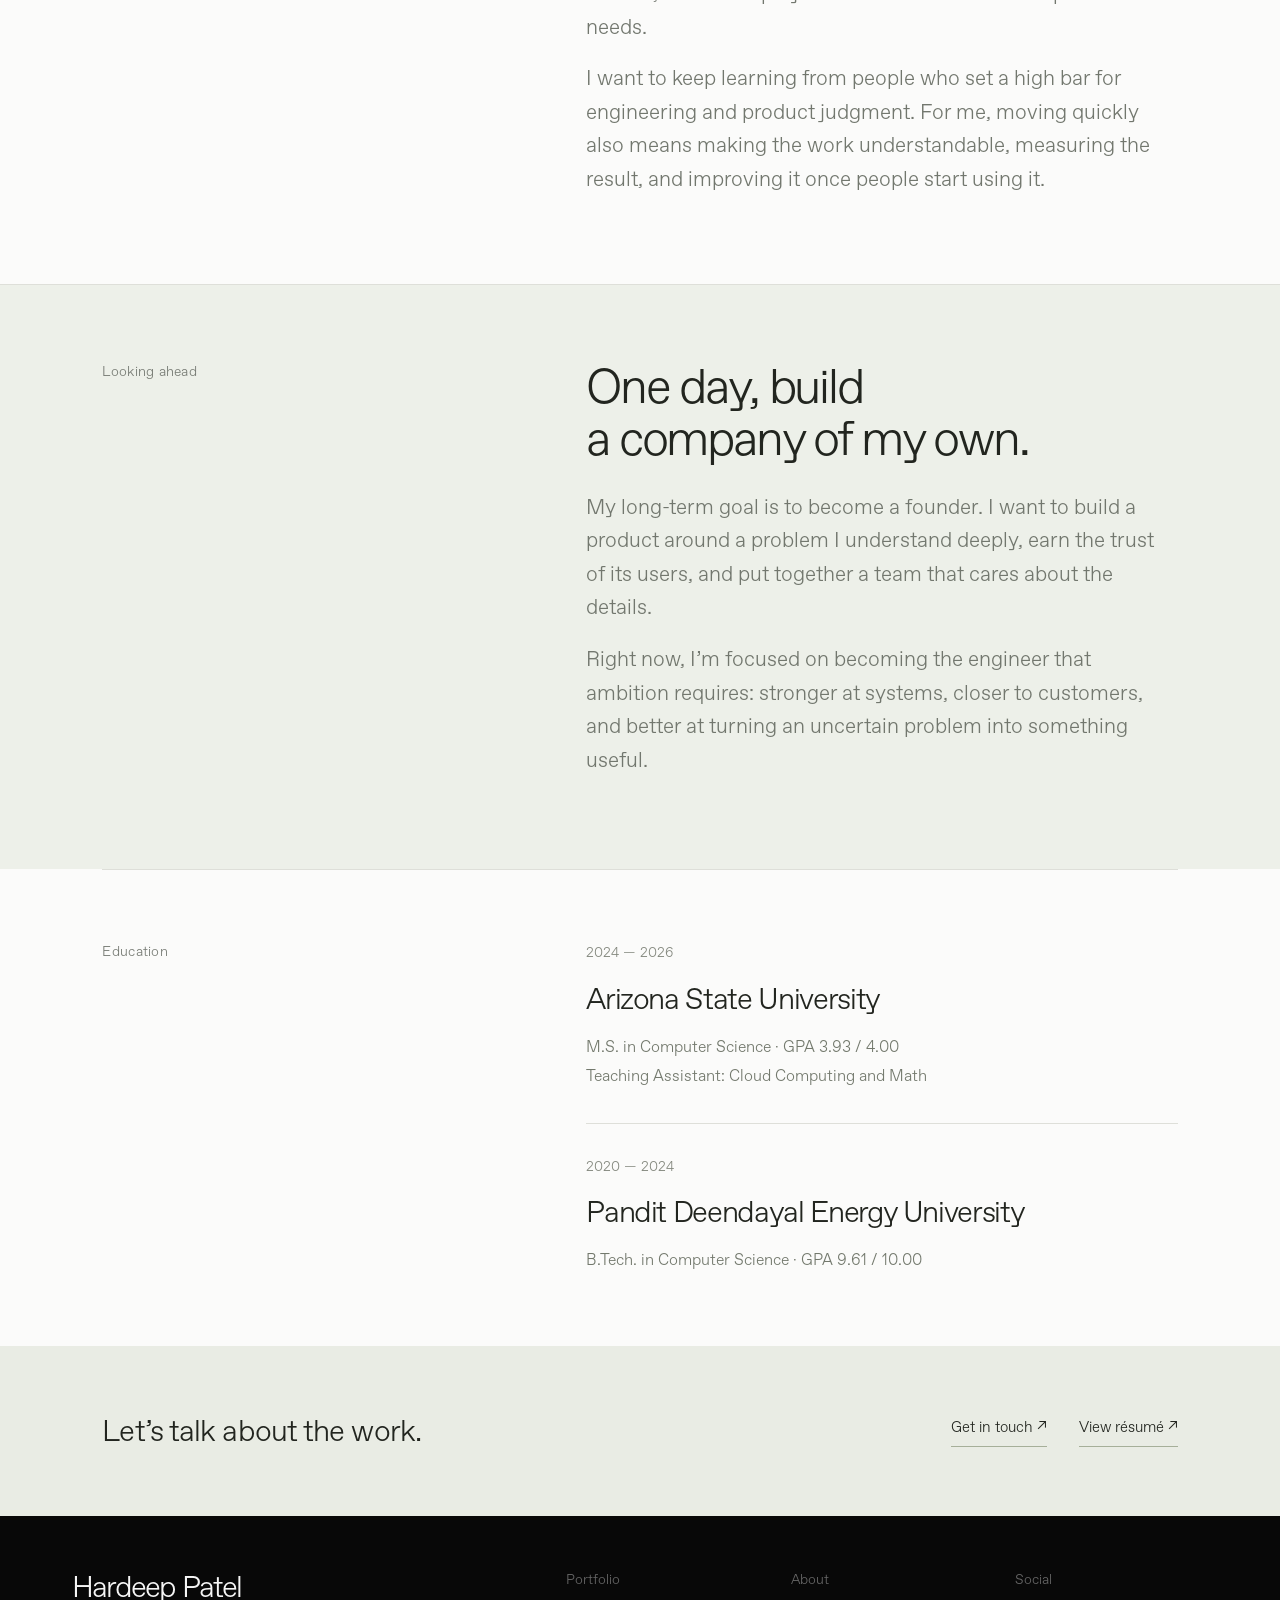
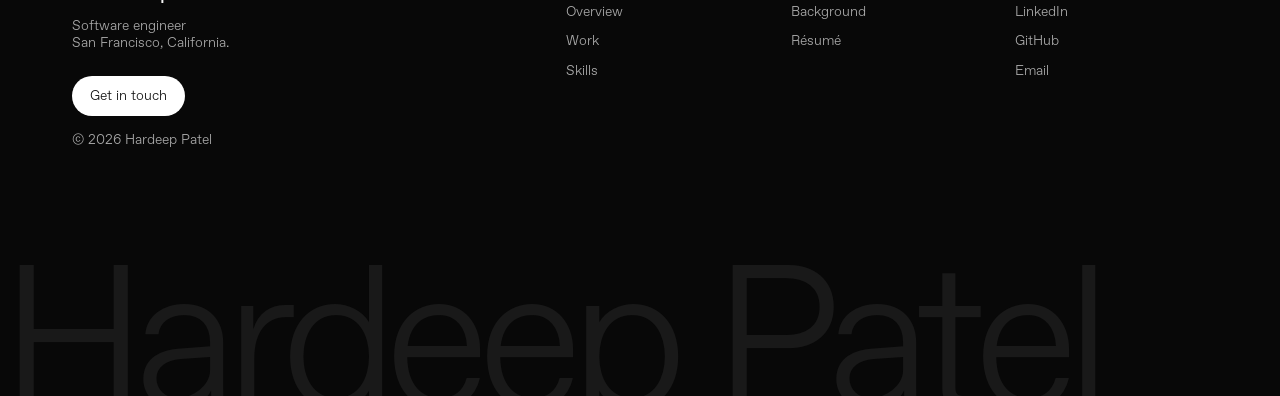
<file: html/about.html>
<!doctype html>
<html lang="en">
  <head>
    <meta charset="utf-8" />
    <meta name="viewport" content="width=device-width,initial-scale=1" />
    <title>About | Hardeep Patel</title>
    <meta
      name="description"
      content="Hardeep Patel — founding software engineer in San Francisco. Backend systems, full-stack products, and production AI."
    />
    <link
      rel="canonical"
      href="https://hardeepPatel.github.io/html/about.html"
    />
    <meta property="og:title" content="About | Hardeep Patel" />
    <meta
      property="og:description"
      content="Building software that turns complex problems into working products."
    />
    <meta
      property="og:image"
      content="https://hardeeppatel.github.io/images/hero-poster.jpg"
    />
    <meta property="og:type" content="website" />
    <link rel="icon" href="../images/favicon.svg" type="image/svg+xml" />
    <link
      rel="preload"
      href="../assets/fonts/ABC-Favorit-Light.woff2"
      as="font"
      type="font/woff2"
      crossorigin
    />
    <link rel="stylesheet" href="../assets/css/styles.css" />
    <script src="../assets/js/main.js" defer></script>
    <link rel="stylesheet" href="../assets/css/reference-frame.css" />
    <link rel="stylesheet" href="../assets/css/banking-reference.css" />
<link rel="stylesheet" href="../assets/css/portfolio.css" />
    <link rel="stylesheet" href="../assets/css/refinements.css" />
<link rel="stylesheet" href="../assets/css/project-reference.css" />
<link rel="stylesheet" href="../assets/css/interior.css" />
<script src="../assets/js/projects.js" defer></script>
  </head>
  <body class="inner editorial-page">
    <a class="skip" href="#main">Skip to content</a>
    <header class="site-header" aria-label="Main navigation">
      <nav class="nav-shell" aria-label="Main navigation">
        <div class="nav-left" id="navigation">
          <a href="../html/works.html">Work</a
          ><a href="../html/expertise.html">Skills</a
          ><a href="../html/about.html">About</a>
        </div>
        <a class="brand" href="../index.html"
          ><img
            class="personal-mark"
            src="../images/hp-mark.svg"
            alt=""
            width="24"
            height="24"
          />Hardeep Patel</a
        >
        <div class="nav-right">
          <a href="https://github.com/HardeepPatel">GitHub</a
          ><a href="../html/contacts.html">Contact</a>
        </div>
        <button
          class="menu-button"
          type="button"
          aria-label="Open menu"
          aria-controls="navigation"
          aria-expanded="false"
        >
          <span></span><span></span><span></span>
        </button>
      </nav>
    </header>
    <main id="main"><section class="interior-hero"><span class="editorial-label">About me</span><h1>Hardeep Patel.<br>Engineer. Future founder.</h1><p>Based in San Francisco. Currently a founding software engineer at Context Labs, working across product, backend systems, and production AI.</p></section><section class="about-editorial"><figure><img src="../images/hardeep-profile.png" alt="Hardeep Patel" fetchpriority="high"><figcaption>Hardeep Patel / San Francisco, California</figcaption></figure><div><span class="editorial-label">My background</span><h2>I like being close to<br>what I’m building.</h2><p>At Context Labs, that means working directly with enterprise teams, understanding how they work, and taking a feature from the first conversation through deployment.</p><p>Before that, I worked on agricultural software at Toya, payment systems at Infibeam, flood forecasting at ISRO, and graph algorithms at IIT Roorkee. Those experiences gave me different ways to approach the same question: what needs to improve, and how will we know it did?</p><a class="editorial-link" href="works.html">Explore my work ↗</a></div></section>
<section class="about-essay"><span class="editorial-label">How I want to work</span><div><h2>A fast-moving team.<br>Room to take ownership.</h2><p>I’m drawn to teams where engineers stay close to customers, make thoughtful decisions quickly, and take responsibility for what they ship. I enjoy working across the interface, the service, and the deployment when that’s what the problem needs.</p><p>I want to keep learning from people who set a high bar for engineering and product judgment. For me, moving quickly also means making the work understandable, measuring the result, and improving it once people start using it.</p></div></section>
<section class="about-essay future-goal"><span class="editorial-label">Looking ahead</span><div><h2>One day, build<br>a company of my own.</h2><p>My long-term goal is to become a founder. I want to build a product around a problem I understand deeply, earn the trust of its users, and put together a team that cares about the details.</p><p>Right now, I’m focused on becoming the engineer that ambition requires: stronger at systems, closer to customers, and better at turning an uncertain problem into something useful.</p></div></section>
<section class="academic-section"><span class="editorial-label">Education</span><div><article><span>2024 — 2026</span><h2>Arizona State University</h2><p>M.S. in Computer Science · GPA 3.93 / 4.00</p><p>Teaching Assistant: Cloud Computing and Math</p></article><article><span>2020 — 2024</span><h2>Pandit Deendayal Energy University</h2><p>B.Tech. in Computer Science · GPA 9.61 / 10.00</p></article></div></section><section class="editorial-contact"><p>Let’s talk about the work.</p><a href="mailto:hardeep.s.patel@gmail.com">Get in touch ↗</a><a href="../assets/documents/Hardeep-Patel-Resume.pdf">View résumé ↗</a></section></main>
    <footer class="site-footer wonderful-style-footer">
      <div class="wonderful-footer-top">
        <div class="wonderful-footer-company">
          <a class="wonderful-footer-brand" href="../index.html"
            >Hardeep Patel</a
          >
          <p>Software engineer<br />San Francisco, California.</p>
          <a
            class="wonderful-footer-contact"
            href="mailto:hardeep.s.patel@gmail.com"
            >Get in touch</a
          >
          <p class="wonderful-footer-copyright">
            © <span data-year>2026</span> Hardeep Patel
          </p>
        </div>
        <nav aria-label="Portfolio">
          <h2>Portfolio</h2>
          <a href="../index.html">Overview</a
          ><a href="../html/works.html">Work</a
          ><a href="../html/expertise.html">Skills</a>
        </nav>
        <nav aria-label="About">
          <h2>About</h2>
          <a href="../html/about.html">Background</a
          ><a href="../assets/documents/Hardeep-Patel-Resume.pdf">Résumé</a>
        </nav>
        <nav aria-label="Social">
          <h2>Social</h2>
          <a href="https://linkedin.com/in/hardeep-patel/">LinkedIn</a
          ><a href="https://github.com/HardeepPatel">GitHub</a
          ><a href="mailto:hardeep.s.patel@gmail.com">Email</a>
        </nav>
      </div>
      <div class="wonderful-footer-wordmark" aria-hidden="true">
        Hardeep Patel
      </div>
    </footer>
  </body>
</html>
</file>
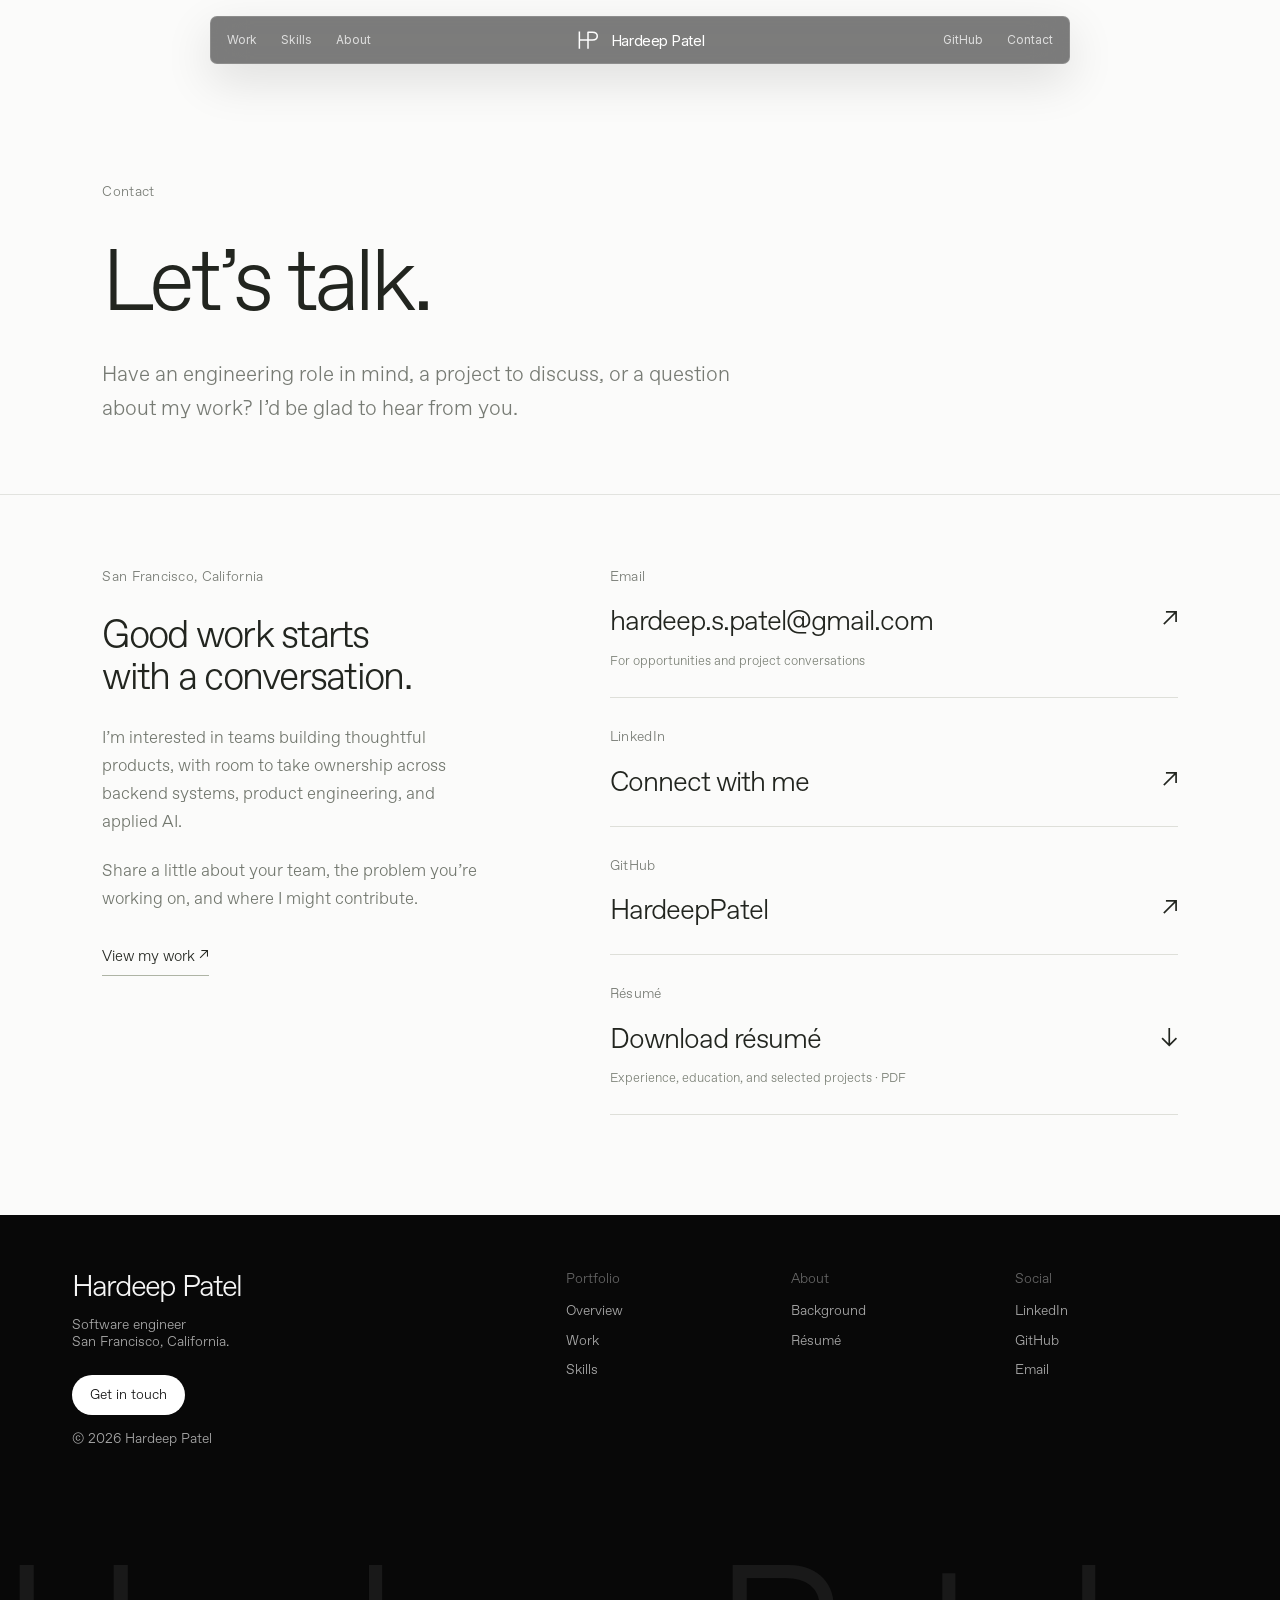
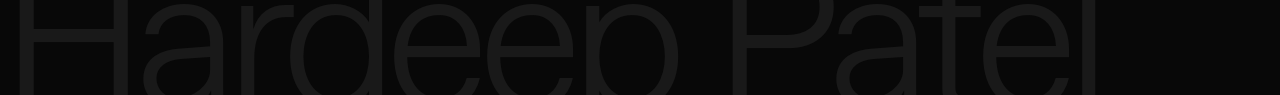
<file: html/contacts.html>
<!doctype html>
<html lang="en">
  <head>
    <meta charset="utf-8" />
    <meta name="viewport" content="width=device-width,initial-scale=1" />
    <title>Contact | Hardeep Patel</title>
    <meta
      name="description"
      content="Hardeep Patel — founding software engineer in San Francisco. Backend systems, full-stack products, and production AI."
    />
    <link
      rel="canonical"
      href="https://hardeepPatel.github.io/html/contacts.html"
    />
    <meta property="og:title" content="Contact | Hardeep Patel" />
    <meta
      property="og:description"
      content="Contact Hardeep Patel in San Francisco for engineering opportunities and project conversations."
    />
    <meta
      property="og:image"
      content="https://hardeeppatel.github.io/images/hero-poster.jpg"
    />
    <meta property="og:type" content="website" />
    <link rel="icon" href="../images/favicon.svg" type="image/svg+xml" />
    <link
      rel="preload"
      href="../assets/fonts/ABC-Favorit-Light.woff2"
      as="font"
      type="font/woff2"
      crossorigin
    />
    <link rel="stylesheet" href="../assets/css/styles.css" />
    <script src="../assets/js/main.js" defer></script>
    <link rel="stylesheet" href="../assets/css/reference-frame.css" />
    <link rel="stylesheet" href="../assets/css/portfolio.css" />
    <link rel="stylesheet" href="../assets/css/refinements.css" />
    <link rel="stylesheet" href="../assets/css/interior.css" />
  </head>
  <body class="inner editorial-page">
    <a class="skip" href="#main">Skip to content</a>
    <header class="site-header" aria-label="Main navigation">
      <nav class="nav-shell" aria-label="Main navigation">
        <div class="nav-left" id="navigation">
          <a href="../html/works.html">Work</a
          ><a href="../html/expertise.html">Skills</a
          ><a href="../html/about.html">About</a>
        </div>
        <a class="brand" href="../index.html"
          ><img
            class="personal-mark"
            src="../images/hp-mark.svg"
            alt=""
            width="24"
            height="24"
          />Hardeep Patel</a
        >
        <div class="nav-right">
          <a href="https://github.com/HardeepPatel">GitHub</a
          ><a href="../html/contacts.html">Contact</a>
        </div>
        <button
          class="menu-button"
          type="button"
          aria-label="Open menu"
          aria-controls="navigation"
          aria-expanded="false"
        >
          <span></span><span></span><span></span>
        </button>
      </nav>
    </header>
    <main id="main">
      <section class="interior-hero contact-hero">
        <span class="editorial-label">Contact</span>
        <h1>Let’s talk.</h1>
        <p>Have an engineering role in mind, a project to discuss, or a question about my work? I’d be glad to hear from you.</p>
      </section>
      <section class="contact-editorial" aria-label="Contact details">
        <div class="contact-intro">
          <span class="editorial-label">San Francisco, California</span>
          <h2>Good work starts<br>with a conversation.</h2>
          <p>I’m interested in teams building thoughtful products, with room to take ownership across backend systems, product engineering, and applied AI.</p>
          <p>Share a little about your team, the problem you’re working on, and where I might contribute.</p>
          <a class="editorial-link" href="works.html">View my work ↗</a>
        </div>
        <div class="contact-destinations">
          <a class="contact-destination contact-email" href="mailto:hardeep.s.patel@gmail.com">
            <span class="editorial-label">Email</span>
            <span class="contact-destination-title">hardeep.s.patel@gmail.com<span aria-hidden="true">↗</span></span>
            <span class="contact-detail">For opportunities and project conversations</span>
          </a>
          <a class="contact-destination" href="https://linkedin.com/in/hardeep-patel/">
            <span class="editorial-label">LinkedIn</span>
            <span class="contact-destination-title">Connect with me<span aria-hidden="true">↗</span></span>
          </a>
          <a class="contact-destination" href="https://github.com/HardeepPatel">
            <span class="editorial-label">GitHub</span>
            <span class="contact-destination-title">HardeepPatel<span aria-hidden="true">↗</span></span>
          </a>
          <a class="contact-destination" href="../assets/documents/Hardeep-Patel-Resume.pdf" download aria-label="RÉSUMÉ Download résumé">
            <span class="editorial-label">Résumé</span>
            <span class="contact-destination-title">Download résumé<span aria-hidden="true">↓</span></span>
            <span class="contact-detail">Experience, education, and selected projects · PDF</span>
          </a>
        </div>
      </section>
    </main>
    <footer class="site-footer wonderful-style-footer">
      <div class="wonderful-footer-top">
        <div class="wonderful-footer-company">
          <a class="wonderful-footer-brand" href="../index.html"
            >Hardeep Patel</a
          >
          <p>Software engineer<br />San Francisco, California.</p>
          <a
            class="wonderful-footer-contact"
            href="mailto:hardeep.s.patel@gmail.com"
            >Get in touch</a
          >
          <p class="wonderful-footer-copyright">
            © <span data-year>2026</span> Hardeep Patel
          </p>
        </div>
        <nav aria-label="Portfolio">
          <h2>Portfolio</h2>
          <a href="../index.html">Overview</a
          ><a href="../html/works.html">Work</a
          ><a href="../html/expertise.html">Skills</a>
        </nav>
        <nav aria-label="About">
          <h2>About</h2>
          <a href="../html/about.html">Background</a
          ><a href="../assets/documents/Hardeep-Patel-Resume.pdf">Résumé</a>
        </nav>
        <nav aria-label="Social">
          <h2>Social</h2>
          <a href="https://linkedin.com/in/hardeep-patel/">LinkedIn</a
          ><a href="https://github.com/HardeepPatel">GitHub</a
          ><a href="mailto:hardeep.s.patel@gmail.com">Email</a>
        </nav>
      </div>
      <div class="wonderful-footer-wordmark" aria-hidden="true">
        Hardeep Patel
      </div>
    </footer>
  </body>
</html>
</file>
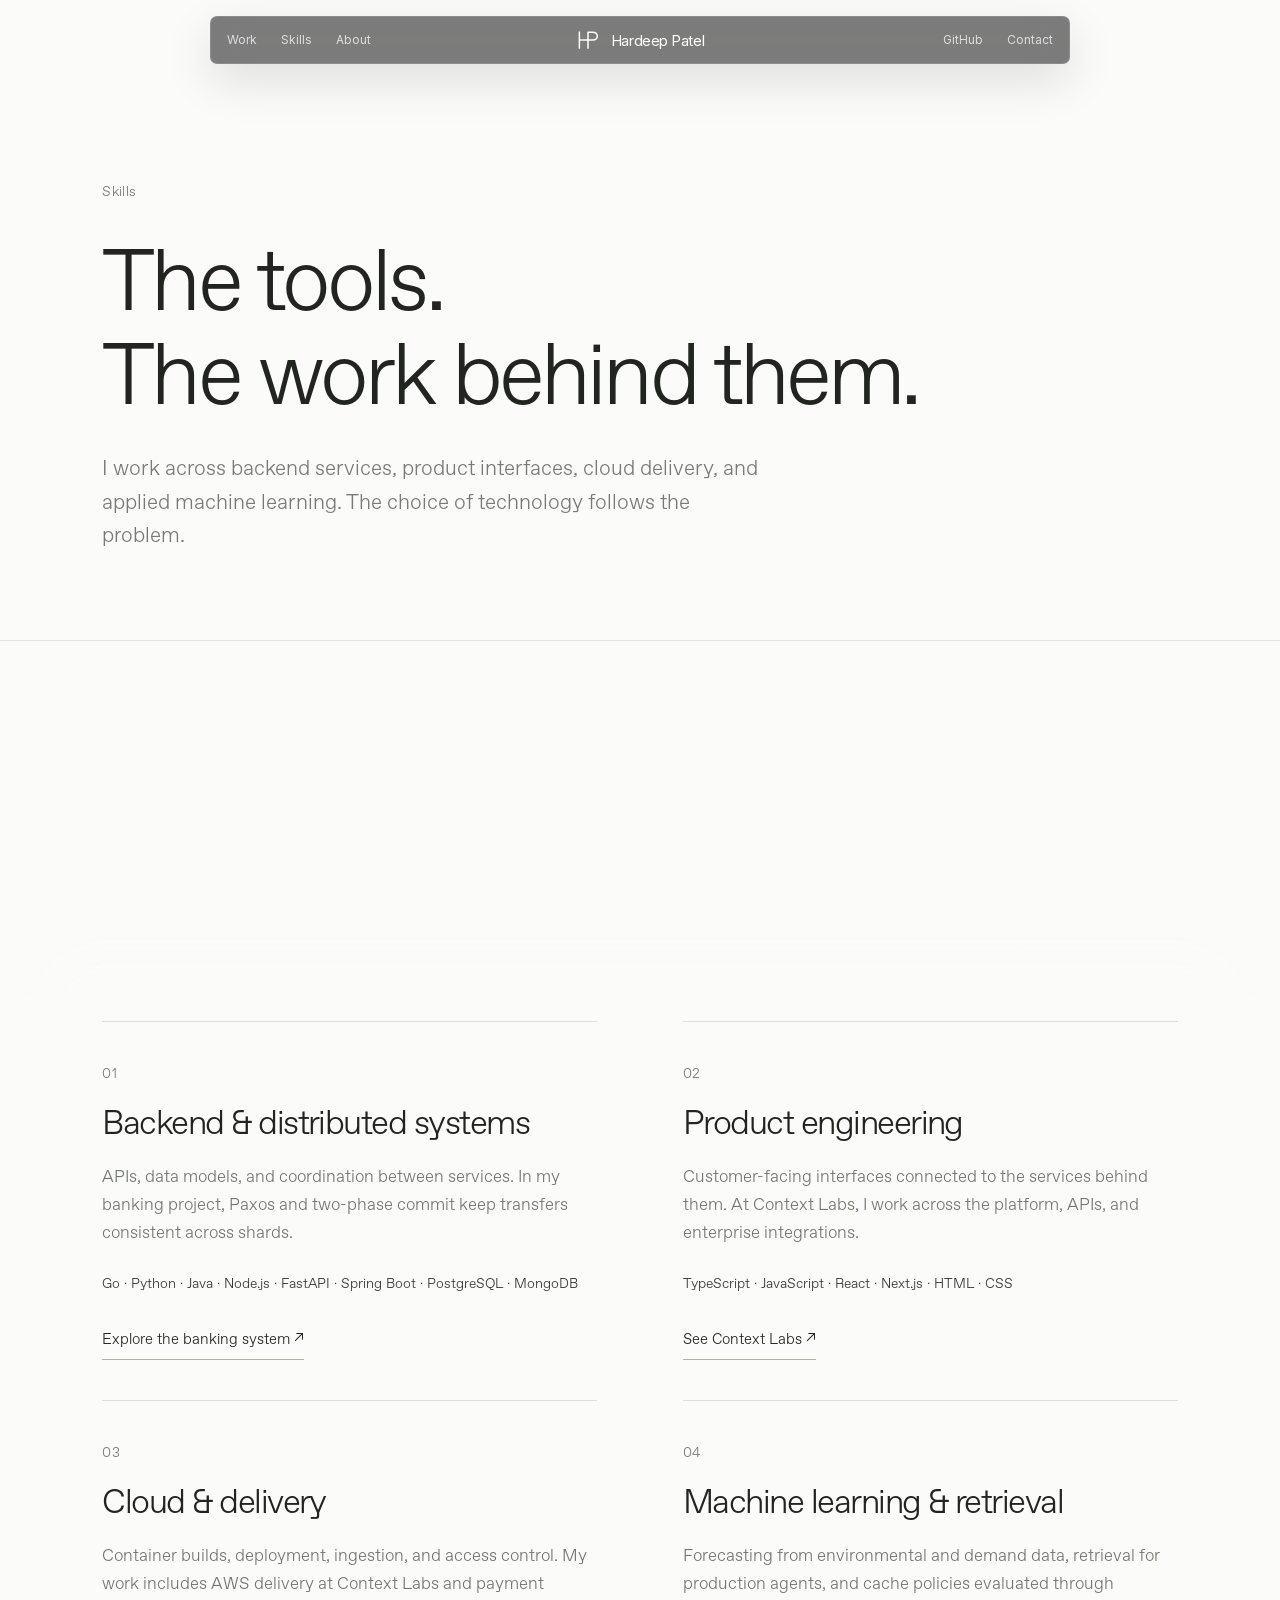
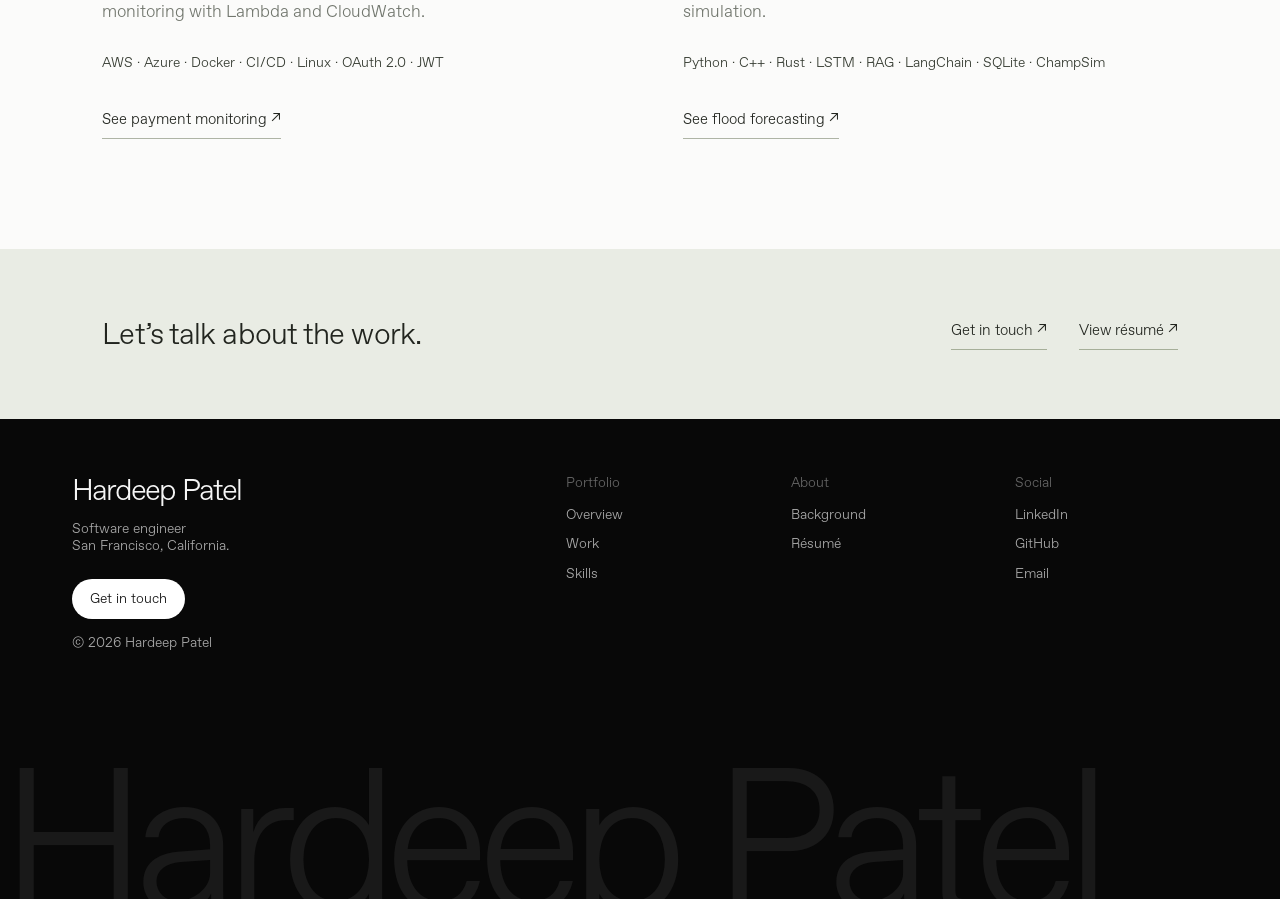
<file: html/expertise.html>
<!doctype html>
<html lang="en">
  <head>
    <meta charset="utf-8" />
    <meta name="viewport" content="width=device-width,initial-scale=1" />
    <title>Skills | Hardeep Patel</title>
    <meta
      name="description"
      content="Hardeep Patel — founding software engineer in San Francisco. Backend systems, full-stack products, and production AI."
    />
    <link
      rel="canonical"
      href="https://hardeepPatel.github.io/html/expertise.html"
    />
    <meta property="og:title" content="Skills | Hardeep Patel" />
    <meta
      property="og:description"
      content="Building software that turns complex problems into working products."
    />
    <meta
      property="og:image"
      content="https://hardeeppatel.github.io/images/hero-poster.jpg"
    />
    <meta property="og:type" content="website" />
    <link rel="icon" href="../images/favicon.svg" type="image/svg+xml" />
    <link
      rel="preload"
      href="../assets/fonts/ABC-Favorit-Light.woff2"
      as="font"
      type="font/woff2"
      crossorigin
    />
    <link rel="stylesheet" href="../assets/css/styles.css" />
    <script src="../assets/js/main.js" defer></script>
    <link rel="stylesheet" href="../assets/css/reference-frame.css" />
    <link rel="stylesheet" href="../assets/css/banking-reference.css" />
<link rel="stylesheet" href="../assets/css/portfolio.css" />
    <link rel="stylesheet" href="../assets/css/refinements.css" />
<link rel="stylesheet" href="../assets/css/project-reference.css" />
<link rel="stylesheet" href="../assets/css/interior.css" />
<script src="../assets/js/projects.js" defer></script>
  </head>
  <body class="inner editorial-page">
    <a class="skip" href="#main">Skip to content</a>
    <header class="site-header" aria-label="Main navigation">
      <nav class="nav-shell" aria-label="Main navigation">
        <div class="nav-left" id="navigation">
          <a href="../html/works.html">Work</a
          ><a href="../html/expertise.html">Skills</a
          ><a href="../html/about.html">About</a>
        </div>
        <a class="brand" href="../index.html"
          ><img
            class="personal-mark"
            src="../images/hp-mark.svg"
            alt=""
            width="24"
            height="24"
          />Hardeep Patel</a
        >
        <div class="nav-right">
          <a href="https://github.com/HardeepPatel">GitHub</a
          ><a href="../html/contacts.html">Contact</a>
        </div>
        <button
          class="menu-button"
          type="button"
          aria-label="Open menu"
          aria-controls="navigation"
          aria-expanded="false"
        >
          <span></span><span></span><span></span>
        </button>
      </nav>
    </header>
    <main id="main"><section class="interior-hero"><span class="editorial-label">Skills</span><h1>The tools.<br>The work behind them.</h1><p>I work across backend services, product interfaces, cloud delivery, and applied machine learning. The choice of technology follows the problem.</p></section><section class="skills-visual banking-ecosystem-capability" aria-label="Technical toolkit">            <div
              class="banking-application-cloud"
              aria-label="Technical skills"
            >
              <div class="banking-application-grid">
                <span
                  class="banking-application"
                  title="Python"
                  aria-label="Python"
                  tabindex="0"
                  ><img
                    src="../assets/skills/python.svg"
                    alt=""
                    loading="lazy" /></span
                ><span
                  class="banking-application"
                  title="TypeScript"
                  aria-label="TypeScript"
                  tabindex="0"
                  ><img
                    src="../assets/skills/typescript.svg"
                    alt=""
                    loading="lazy" /></span
                ><span
                  class="banking-application"
                  title="Go"
                  aria-label="Go"
                  tabindex="0"
                  ><img
                    src="../assets/skills/go.svg"
                    alt=""
                    loading="lazy" /></span
                ><span
                  class="banking-application"
                  title="C++"
                  aria-label="C++"
                  tabindex="0"
                  ><img
                    src="../assets/skills/cplusplus.svg"
                    alt=""
                    loading="lazy" /></span
                ><span
                  class="banking-application"
                  title="Java"
                  aria-label="Java"
                  tabindex="0"
                  ><img
                    src="../assets/skills/java.svg"
                    alt=""
                    loading="lazy" /></span
                ><span
                  class="banking-application"
                  title="JavaScript"
                  aria-label="JavaScript"
                  tabindex="0"
                  ><img
                    src="../assets/skills/javascript.svg"
                    alt=""
                    loading="lazy" /></span
                ><span
                  class="banking-application"
                  title="React"
                  aria-label="React"
                  tabindex="0"
                  ><img
                    src="../assets/skills/react.svg"
                    alt=""
                    loading="lazy" /></span
                ><span
                  class="banking-application"
                  title="Next.js"
                  aria-label="Next.js"
                  tabindex="0"
                  ><img
                    src="../assets/skills/nextjs.svg"
                    alt=""
                    loading="lazy" /></span
                ><span
                  class="banking-application"
                  title="Node.js"
                  aria-label="Node.js"
                  tabindex="0"
                  ><img
                    src="../assets/skills/nodejs.svg"
                    alt=""
                    loading="lazy" /></span
                ><span
                  class="banking-application"
                  title="FastAPI"
                  aria-label="FastAPI"
                  tabindex="0"
                  ><img
                    src="../assets/skills/fastapi.svg"
                    alt=""
                    loading="lazy" /></span
                ><span
                  class="banking-application"
                  title="PostgreSQL"
                  aria-label="PostgreSQL"
                  tabindex="0"
                  ><img
                    src="../assets/skills/postgresql.svg"
                    alt=""
                    loading="lazy" /></span
                ><span
                  class="banking-application"
                  title="MongoDB"
                  aria-label="MongoDB"
                  tabindex="0"
                  ><img
                    src="../assets/skills/mongodb.svg"
                    alt=""
                    loading="lazy" /></span
                ><span
                  class="banking-application"
                  title="AWS"
                  aria-label="AWS"
                  tabindex="0"
                  ><img
                    src="../assets/skills/amazonwebservices.svg"
                    alt=""
                    loading="lazy"
                  /><span class="skill-name">AWS</span></span
                ><span
                  class="banking-application"
                  title="Azure"
                  aria-label="Azure"
                  tabindex="0"
                  ><img
                    src="../assets/skills/azure.svg"
                    alt=""
                    loading="lazy" /></span
                ><span
                  class="banking-application"
                  title="Docker"
                  aria-label="Docker"
                  tabindex="0"
                  ><img
                    src="../assets/skills/docker.svg"
                    alt=""
                    loading="lazy" /></span
                ><span
                  class="banking-application"
                  title="Kubernetes"
                  aria-label="Kubernetes"
                  tabindex="0"
                  ><img
                    src="../assets/skills/kubernetes.svg"
                    alt=""
                    loading="lazy" /></span
                ><span
                  class="banking-application"
                  title="Terraform"
                  aria-label="Terraform"
                  tabindex="0"
                  ><img
                    src="../assets/skills/terraform.svg"
                    alt=""
                    loading="lazy" /></span
                ><span
                  class="banking-application"
                  title="Git"
                  aria-label="Git"
                  tabindex="0"
                  ><img
                    src="../assets/skills/git.svg"
                    alt=""
                    loading="lazy" /></span
                ><span
                  class="banking-application"
                  title="Kafka"
                  aria-label="Kafka"
                  tabindex="0"
                  ><img
                    src="../assets/skills/apachekafka.svg"
                    alt=""
                    loading="lazy" /></span
                ><span
                  class="banking-application"
                  title="Spark"
                  aria-label="Spark"
                  tabindex="0"
                  ><img
                    src="../assets/skills/apachespark.svg"
                    alt=""
                    loading="lazy" /></span
                ><span
                  class="banking-application"
                  title="Linux"
                  aria-label="Linux"
                  tabindex="0"
                  ><img
                    src="../assets/skills/linux.svg"
                    alt=""
                    loading="lazy" /></span
                ><span
                  class="banking-application"
                  title="LangChain"
                  aria-label="LangChain"
                  tabindex="0"
                  ><img
                    src="../assets/skills/langchain.svg"
                    alt=""
                    loading="lazy" /></span
                ><span
                  class="banking-application"
                  title="RAG"
                  aria-label="RAG"
                  tabindex="0"
                  ><img
                    src="../assets/skills/rag.svg"
                    alt=""
                    loading="lazy" /></span
                ><span
                  class="banking-application"
                  title="LLM agents"
                  aria-label="LLM agents"
                  tabindex="0"
                  ><img src="../assets/skills/agents.svg" alt="" loading="lazy"
                /></span>
              </div>
            </div>
</section><section class="capability-list" aria-label="Skills in practice"><article><span class="editorial-label">01</span><h2>Backend & distributed systems</h2><p>APIs, data models, and coordination between services. In my banking project, Paxos and two-phase commit keep transfers consistent across shards.</p><p class="tool-list">Go · Python · Java · Node.js · FastAPI · Spring Boot · PostgreSQL · MongoDB</p><a class="editorial-link" href="works.html#projects">Explore the banking system ↗</a></article><article><span class="editorial-label">02</span><h2>Product engineering</h2><p>Customer-facing interfaces connected to the services behind them. At Context Labs, I work across the platform, APIs, and enterprise integrations.</p><p class="tool-list">TypeScript · JavaScript · React · Next.js · HTML · CSS</p><a class="editorial-link" href="works.html#context">See Context Labs ↗</a></article><article><span class="editorial-label">03</span><h2>Cloud & delivery</h2><p>Container builds, deployment, ingestion, and access control. My work includes AWS delivery at Context Labs and payment monitoring with Lambda and CloudWatch.</p><p class="tool-list">AWS · Azure · Docker · CI/CD · Linux · OAuth 2.0 · JWT</p><a class="editorial-link" href="works.html#infibeam">See payment monitoring ↗</a></article><article><span class="editorial-label">04</span><h2>Machine learning & retrieval</h2><p>Forecasting from environmental and demand data, retrieval for production agents, and cache policies evaluated through simulation.</p><p class="tool-list">Python · C++ · Rust · LSTM · RAG · LangChain · SQLite · ChampSim</p><a class="editorial-link" href="works.html#isro">See flood forecasting ↗</a></article></section><section class="editorial-contact"><p>Let’s talk about the work.</p><a href="mailto:hardeep.s.patel@gmail.com">Get in touch ↗</a><a href="../assets/documents/Hardeep-Patel-Resume.pdf">View résumé ↗</a></section></main>
    <footer class="site-footer wonderful-style-footer">
      <div class="wonderful-footer-top">
        <div class="wonderful-footer-company">
          <a class="wonderful-footer-brand" href="../index.html"
            >Hardeep Patel</a
          >
          <p>Software engineer<br />San Francisco, California.</p>
          <a
            class="wonderful-footer-contact"
            href="mailto:hardeep.s.patel@gmail.com"
            >Get in touch</a
          >
          <p class="wonderful-footer-copyright">
            © <span data-year>2026</span> Hardeep Patel
          </p>
        </div>
        <nav aria-label="Portfolio">
          <h2>Portfolio</h2>
          <a href="../index.html">Overview</a
          ><a href="../html/works.html">Work</a
          ><a href="../html/expertise.html">Skills</a>
        </nav>
        <nav aria-label="About">
          <h2>About</h2>
          <a href="../html/about.html">Background</a
          ><a href="../assets/documents/Hardeep-Patel-Resume.pdf">Résumé</a>
        </nav>
        <nav aria-label="Social">
          <h2>Social</h2>
          <a href="https://linkedin.com/in/hardeep-patel/">LinkedIn</a
          ><a href="https://github.com/HardeepPatel">GitHub</a
          ><a href="mailto:hardeep.s.patel@gmail.com">Email</a>
        </nav>
      </div>
      <div class="wonderful-footer-wordmark" aria-hidden="true">
        Hardeep Patel
      </div>
    </footer>
  </body>
</html>
</file>
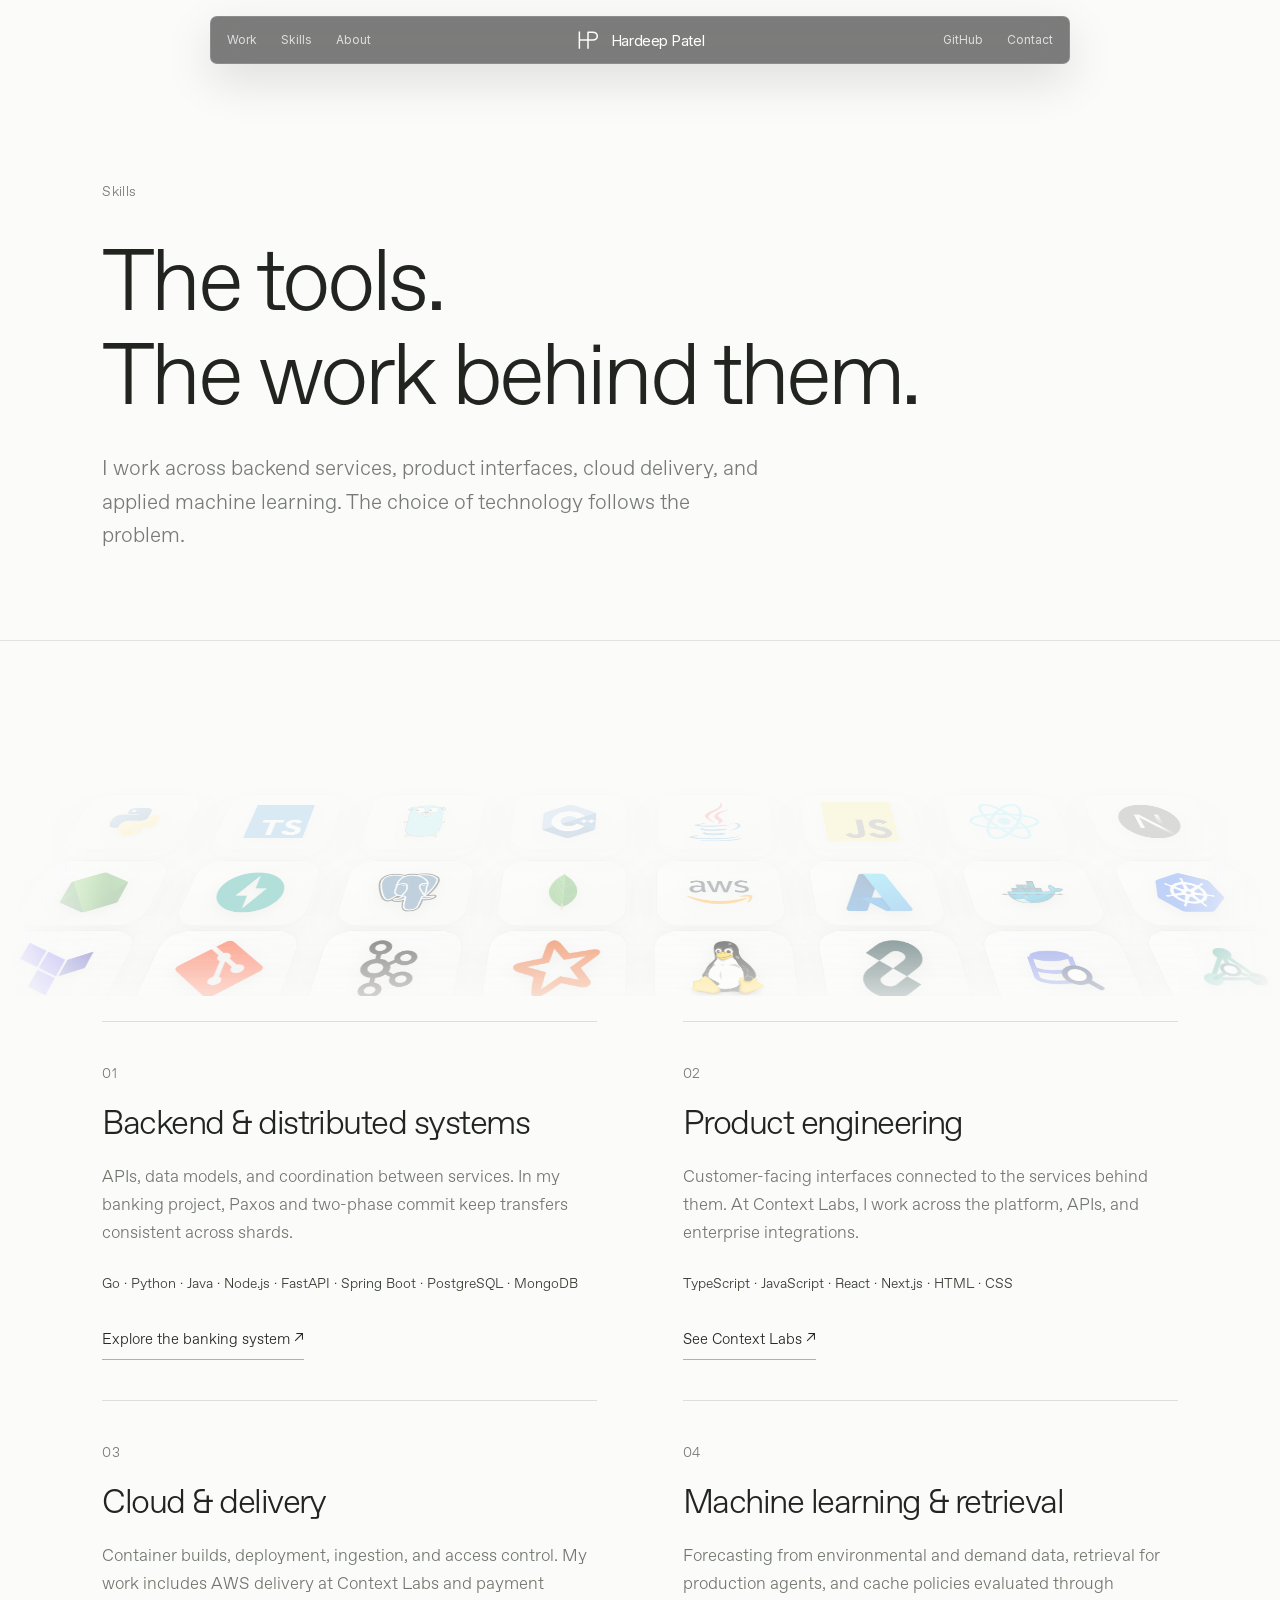
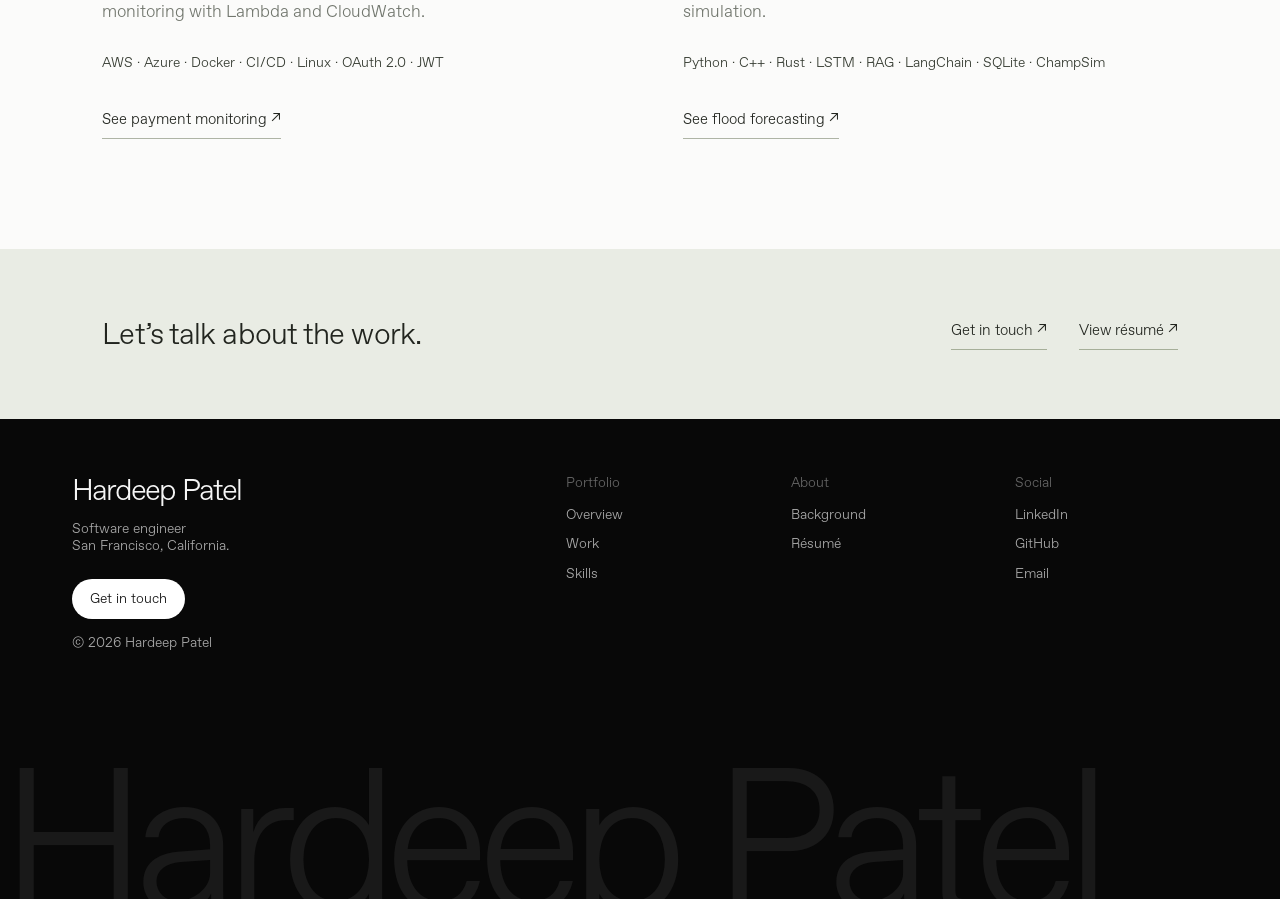
<file: html/expertise1.html>
<!doctype html>
<html lang="en">
  <meta charset="utf-8" /><meta
    http-equiv="refresh"
    content="0;url=expertise.html"
  /><title>Expertise | Hardeep Patel</title
  ><a href="expertise.html">View expertise</a>
</html>
</file>
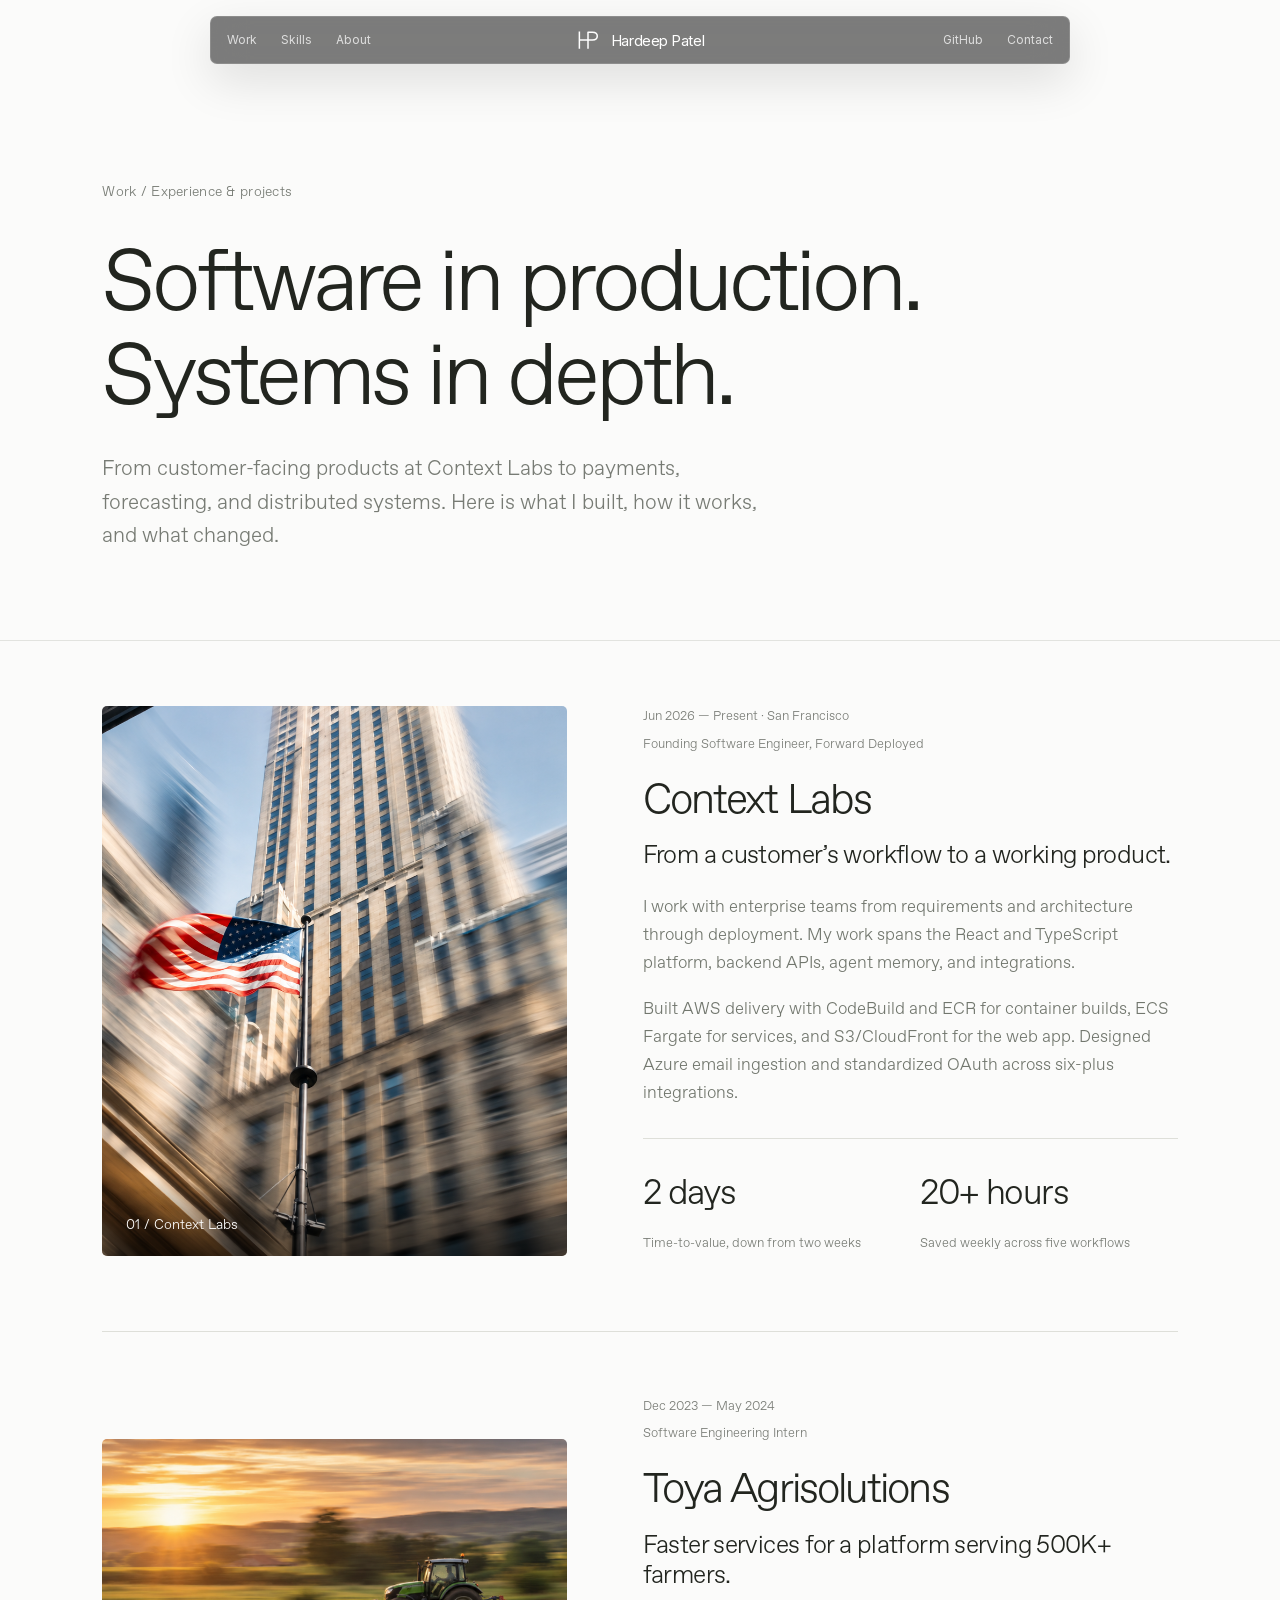
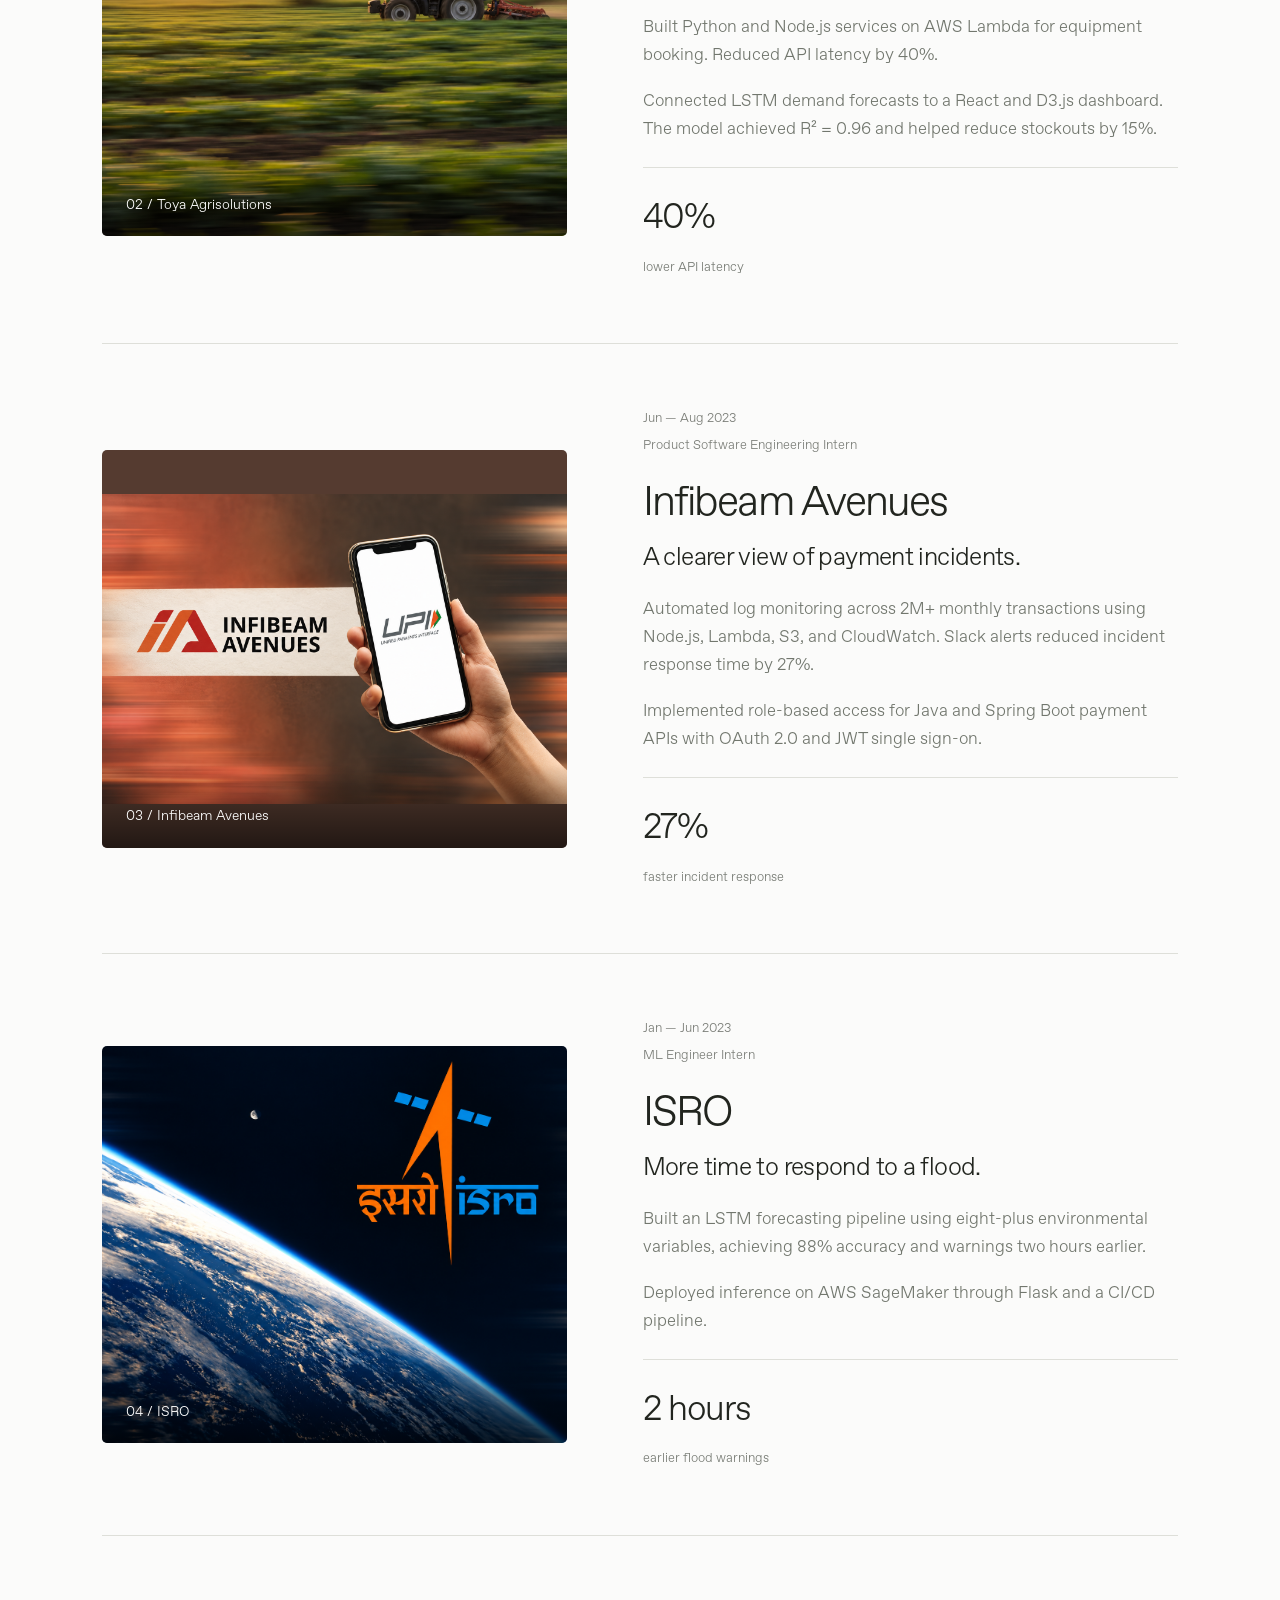
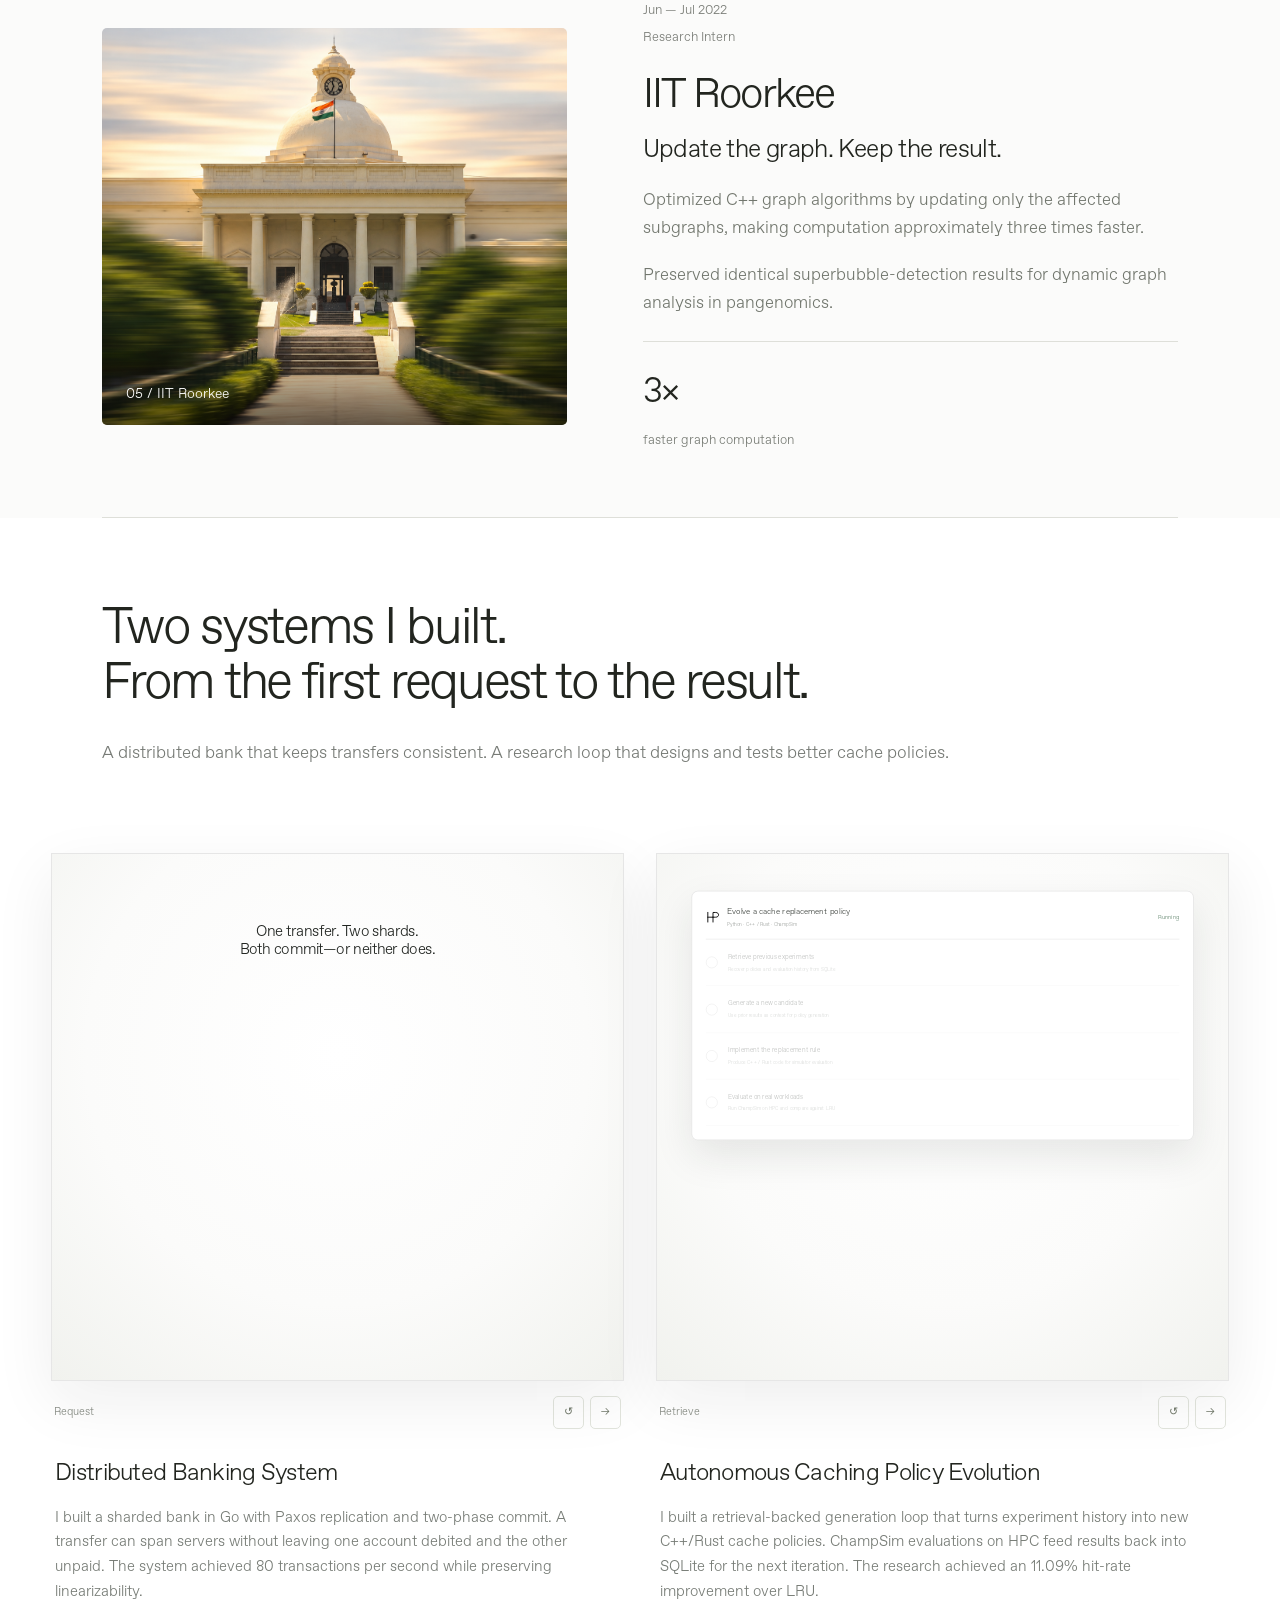
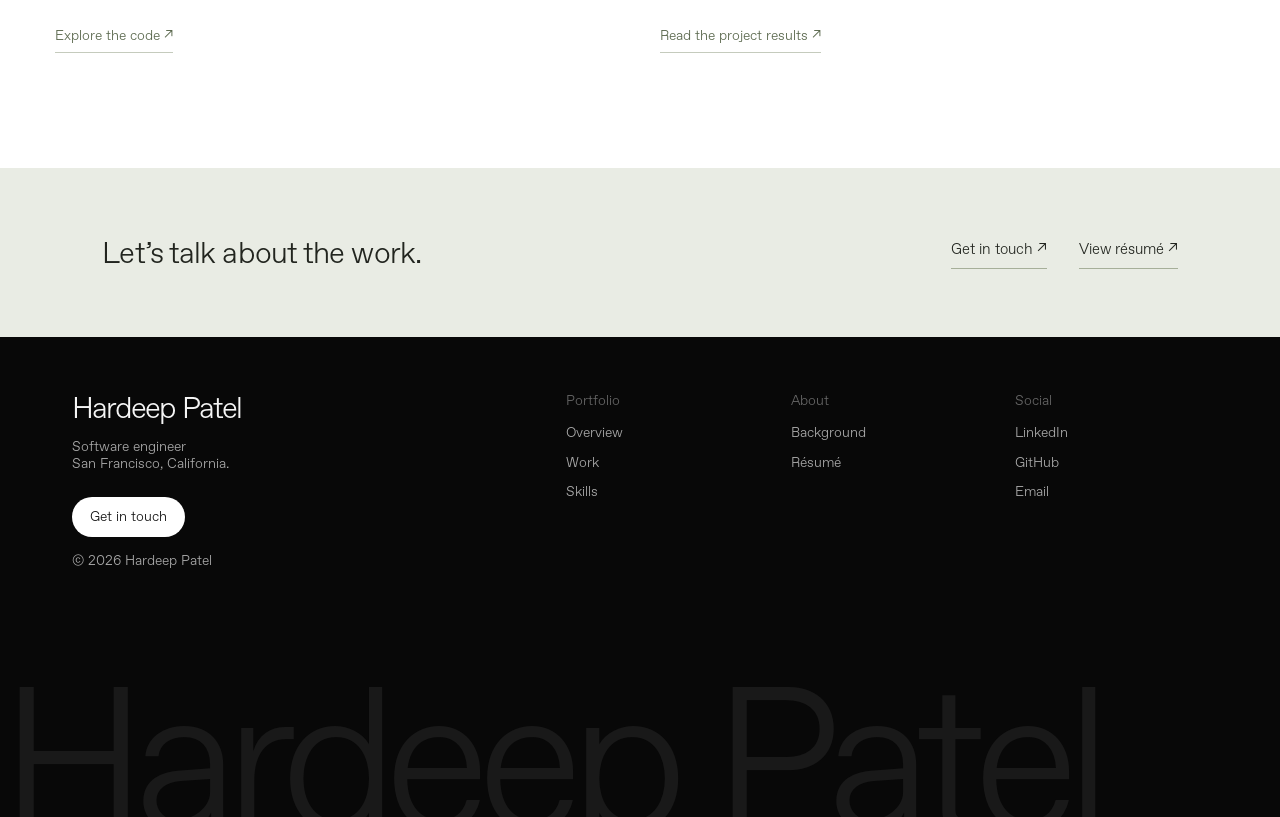
<file: html/works.html>
<!doctype html>
<html lang="en">
  <head>
    <meta charset="utf-8" />
    <meta name="viewport" content="width=device-width,initial-scale=1" />
    <title>Work | Hardeep Patel</title>
    <meta
      name="description"
      content="Hardeep Patel — founding software engineer in San Francisco. Backend systems, full-stack products, and production AI."
    />
    <link
      rel="canonical"
      href="https://hardeepPatel.github.io/html/works.html"
    />
    <meta property="og:title" content="Work | Hardeep Patel" />
    <meta
      property="og:description"
      content="Building software that turns complex problems into working products."
    />
    <meta
      property="og:image"
      content="https://hardeeppatel.github.io/images/hero-poster.jpg"
    />
    <meta property="og:type" content="website" />
    <link rel="icon" href="../images/favicon.svg" type="image/svg+xml" />
    <link
      rel="preload"
      href="../assets/fonts/ABC-Favorit-Light.woff2"
      as="font"
      type="font/woff2"
      crossorigin
    />
    <link rel="stylesheet" href="../assets/css/styles.css" />
    <script src="../assets/js/main.js" defer></script>
    <link rel="stylesheet" href="../assets/css/reference-frame.css" />
    <link rel="stylesheet" href="../assets/css/banking-reference.css" />
<link rel="stylesheet" href="../assets/css/portfolio.css" />
    <link rel="stylesheet" href="../assets/css/refinements.css" />
<link rel="stylesheet" href="../assets/css/project-reference.css" />
<link rel="stylesheet" href="../assets/css/interior.css" />
<script src="../assets/js/projects.js" defer></script>
  </head>
  <body class="inner editorial-page">
    <a class="skip" href="#main">Skip to content</a>
    <header class="site-header" aria-label="Main navigation">
      <nav class="nav-shell" aria-label="Main navigation">
        <div class="nav-left" id="navigation">
          <a href="../html/works.html">Work</a
          ><a href="../html/expertise.html">Skills</a
          ><a href="../html/about.html">About</a>
        </div>
        <a class="brand" href="../index.html"
          ><img
            class="personal-mark"
            src="../images/hp-mark.svg"
            alt=""
            width="24"
            height="24"
          />Hardeep Patel</a
        >
        <div class="nav-right">
          <a href="https://github.com/HardeepPatel">GitHub</a
          ><a href="../html/contacts.html">Contact</a>
        </div>
        <button
          class="menu-button"
          type="button"
          aria-label="Open menu"
          aria-controls="navigation"
          aria-expanded="false"
        >
          <span></span><span></span><span></span>
        </button>
      </nav>
    </header>
    <main id="main"><section class="interior-hero"><span class="editorial-label">Work / Experience & projects</span><h1>Software in production.<br>Systems in depth.</h1><p>From customer-facing products at Context Labs to payments, forecasting, and distributed systems. Here is what I built, how it works, and what changed.</p></section><section class="career-feature" id="context"><div class="feature-image"><img src="../images/work/context-motion.png" alt="City buildings in motion" fetchpriority="high"><span>01 / Context Labs</span></div><div class="career-copy"><div class="career-meta"><span>Jun 2026 — Present · San Francisco</span><span>Founding Software Engineer, Forward Deployed</span></div><h2>Context Labs</h2><h3>From a customer’s workflow to a working product.</h3><p>I work with enterprise teams from requirements and architecture through deployment. My work spans the React and TypeScript platform, backend APIs, agent memory, and integrations.</p><p>Built AWS delivery with CodeBuild and ECR for container builds, ECS Fargate for services, and S3/CloudFront for the web app. Designed Azure email ingestion and standardized OAuth across six-plus integrations.</p><div class="career-results"><div><strong>2 days</strong><span>Time-to-value, down from two weeks</span></div><div><strong>20+ hours</strong><span>Saved weekly across five workflows</span></div></div></div></section><section class="career-list" aria-label="Earlier experience"><article class="career-row" id="toya"><div class="career-image"><img src="../images/work/agriculture-motion-v2.png" alt="Toya Agrisolutions project imagery with motion blur" loading="lazy"><span>02 / Toya Agrisolutions</span></div><div class="career-copy"><div class="career-meta"><span>Dec 2023 — May 2024</span><span>Software Engineering Intern</span></div><h2>Toya Agrisolutions</h2><h3>Faster services for a platform serving 500K+ farmers.</h3><p>Built Python and Node.js services on AWS Lambda for equipment booking. Reduced API latency by 40%.</p><p>Connected LSTM demand forecasts to a React and D3.js dashboard. The model achieved R² = 0.96 and helped reduce stockouts by 15%.</p><div class="career-result"><strong>40%</strong><span>lower API latency</span></div></div></article><article class="career-row" id="infibeam"><div class="career-image"><img src="../images/work/payments-motion.png" alt="Infibeam Avenues project imagery with motion blur" loading="lazy"><span>03 / Infibeam Avenues</span></div><div class="career-copy"><div class="career-meta"><span>Jun — Aug 2023</span><span>Product Software Engineering Intern</span></div><h2>Infibeam Avenues</h2><h3>A clearer view of payment incidents.</h3><p>Automated log monitoring across 2M+ monthly transactions using Node.js, Lambda, S3, and CloudWatch. Slack alerts reduced incident response time by 27%.</p><p>Implemented role-based access for Java and Spring Boot payment APIs with OAuth 2.0 and JWT single sign-on.</p><div class="career-result"><strong>27%</strong><span>faster incident response</span></div></div></article><article class="career-row" id="isro"><div class="career-image"><img src="../images/work/isro-motion.png" alt="ISRO project imagery with motion blur" loading="lazy"><span>04 / ISRO</span></div><div class="career-copy"><div class="career-meta"><span>Jan — Jun 2023</span><span>ML Engineer Intern</span></div><h2>ISRO</h2><h3>More time to respond to a flood.</h3><p>Built an LSTM forecasting pipeline using eight-plus environmental variables, achieving 88% accuracy and warnings two hours earlier.</p><p>Deployed inference on AWS SageMaker through Flask and a CI/CD pipeline.</p><div class="career-result"><strong>2 hours</strong><span>earlier flood warnings</span></div></div></article><article class="career-row" id="iit"><div class="career-image"><img src="../images/work/iit-motion.png" alt="IIT Roorkee project imagery with motion blur" loading="lazy"><span>05 / IIT Roorkee</span></div><div class="career-copy"><div class="career-meta"><span>Jun — Jul 2022</span><span>Research Intern</span></div><h2>IIT Roorkee</h2><h3>Update the graph. Keep the result.</h3><p>Optimized C++ graph algorithms by updating only the affected subgraphs, making computation approximately three times faster.</p><p>Preserved identical superbubble-detection results for dynamic graph analysis in pangenomics.</p><div class="career-result"><strong>3×</strong><span>faster graph computation</span></div></div></article></section><section class="financial-workflows portfolio-projects" id="projects" aria-labelledby="projects-heading">
  <div class="reference-record-heading"><h2 id="projects-heading">Two systems I built.<br>From the first request to the result.</h2><p>A distributed bank that keeps transfers consistent. A research loop that designs and tests better cache policies.</p></div>
  <div class="it-workflow-grid consulting-workflow-grid">
    <article class="it-workflow-card">
      <div class="financial-poetic-demo financial-procedure-demo" data-financial-demo="procedure" data-phase="0" aria-label="Distributed Banking System: a fifty-dollar transfer coordinated across two shards">
        <div class="financial-poetic-stage">
          <div class="financial-poetic-intro"><p>One transfer. Two shards.<br>Both commit—or neither does.</p></div>
          <div class="financial-upload-card"><small>Transfer request · $50.00</small><div><span><i>A</i><b>Sender · $200.00</b></span><span><i>B</i><b>Receiver · $100.00</b></span><span><i>RPC</i><b>Cross-shard transaction</b></span></div><button type="button" data-scene-next aria-label="Send the example transfer">↑</button></div>
          <div class="financial-runbook-editor"><header><div><img class="project-hp-mark" src="../images/hp-mark.svg" alt=""><p><strong>Distributed Banking System</strong><small>Go · Paxos · Two-phase commit</small></p></div><span>Transaction plan</span></header><ol><li><i></i><p><b>Find the shard leaders</b><small>Route the sender and receiver to their owning shards.</small></p><em>RPC</em></li><li><i></i><p><b>Replicate the operation</b><small>Reach agreement among the replicas in each shard.</small></p><em>Paxos</em></li><li><i></i><p><b>Prepare both sides</b><small>Collect a prepared or abort vote from each shard.</small></p><em>Phase 1</em></li><li><i></i><p><b>Send the final decision</b><small>Commit only when both shards are ready.</small></p><em>Phase 2</em></li><li><i></i><p><b>Apply the balance updates</b><small>Debit and credit together; preserve the total.</small></p><em>Atomic</em></li></ol></div>
          <div class="financial-runbook-preview financial-dispute-system"><header><span>Cross-shard transfer</span><b>$50.00 · A → B</b></header><div><small>TWO-PHASE COMMIT</small><h4>Prepare on both shards before changing either balance.</h4><p><i></i>Sender shard located</p><p><i></i>Receiver shard located</p><p><i></i>Operation replicated</p><p><i></i>Prepare requests sent</p></div><aside><span>Coordinator waiting…</span><b>No partial transfer</b><small>If either shard rejects the prepare, both sides abort and balances stay unchanged.</small></aside></div>
          <div class="financial-extraction-toast"><i></i><p><strong>Both shards prepared</strong><small>Coordinator sends COMMIT to the sender and receiver</small></p></div>
          <div class="financial-poetic-ready"><img class="project-hp-mark" src="../images/hp-mark.svg" alt=""><p><strong>Transfer committed on both sides</strong><small>Sender: $150.00 · Receiver: $150.00 · Total: $300.00</small></p><span>Complete</span></div>
        </div>
      </div>
      <div class="reference-demo-controls" aria-label="Banking animation controls"><span data-animation-caption>Request</span><div><button type="button" data-animation-replay aria-label="Replay banking animation">↺</button><button type="button" data-animation-next aria-label="Next banking scene">→</button></div></div>
      <div class="it-workflow-copy"><h3>Distributed Banking System</h3><p>I built a sharded bank in Go with Paxos replication and two-phase commit. A transfer can span servers without leaving one account debited and the other unpaid. The system achieved 80 transactions per second while preserving linearizability.</p><a href="https://github.com/HardeepPatel/Distributed_Banking_System" target="_blank" rel="noopener">Explore the code ↗</a></div>
    </article>
    <article class="it-workflow-card">
      <div class="financial-poetic-demo financial-execution-demo" data-financial-demo="execution" data-phase="0" aria-label="Autonomous Caching Policy Evolution: retrieve experiments, generate a policy, evaluate in ChampSim, and retain results">
        <div class="financial-poetic-stage">
          <div class="financial-execution-shell"><header><div><img class="project-hp-mark" src="../images/hp-mark.svg" alt=""><p><strong>Evolve a cache replacement policy</strong><small>Python · C++ / Rust · ChampSim</small></p></div><span>Running</span></header><ol><li class="step-a"><i></i><p><b>Retrieve previous experiments</b><small>Recover policies and evaluation history from SQLite</small></p></li><li class="step-b"><i></i><p><b>Generate a new candidate</b><small>Use prior results as context for policy generation</small></p></li><li class="step-c"><i></i><p><b>Implement the replacement rule</b><small>Produce C++ / Rust code for simulator evaluation</small></p></li><li class="step-d"><i></i><p><b>Evaluate on real workloads</b><small>Run ChampSim on HPC and compare against LRU</small></p></li></ol></div>
          <div class="financial-recovery-card financial-signal-evidence"><header><img class="project-hp-mark" src="../images/hp-mark.svg" alt=""><p><small>Experiment retrieval</small><strong>Start with what has already been learned</strong></p></header><ol><li><i></i>Retrieve earlier replacement policies</li><li><i></i>Include simulator results and workload context</li><li><i></i>Pass the evidence into the next generation</li></ol></div>
          <div class="financial-investigation-report"><header><div><img class="project-hp-mark" src="../images/hp-mark.svg" alt=""><p><strong>Candidate policy</strong><small>Generated for evaluation</small></p></div><span>C++ / Rust</span></header><article><p><small>Input</small><b>Prior policies, evaluation history, and workload context</b></p><p><small>Replacement decision</small><b>Choose which cache line to evict when a new line arrives</b></p><p><small>Next step</small><b>Run the implementation in ChampSim to measure its behavior</b></p></article></div>
          <div class="financial-expert-feedback"><small>Evaluation loop</small><p>A plausible rule is only a candidate. Run it against memory-access workloads and compare the measured hit rate with LRU.</p><span>ChampSim · HPC evaluation</span></div>
          <div class="financial-backtest-card"><header><span>Research result</span><b>Compared with LRU</b></header><p><i></i>Candidate policies evaluated in <b>ChampSim</b></p><p><i></i>Experiments executed on <b>HPC</b></p><div class="portfolio-benchmark-result"><small>Cache hit-rate improvement<b>+11.09%</b></small></div></div>
          <div class="financial-change-review"><header><span>Keep the evidence for the next experiment</span><b>SQLite</b></header><p>Store the policy and its evaluation results. Retrieval supplies that history to the next generation, closing the loop.</p><div><small>Retain<b>Policy + results</b></small><small>Reuse<b>Experiment context</b></small></div><footer><span>Evaluate</span><b>Generate next</b></footer></div>
          <div class="financial-execution-complete"><i></i><p><strong>The next candidate starts with prior results</strong><small>Retrieve → generate → evaluate → retain</small></p></div>
        </div>
      </div>
      <div class="reference-demo-controls" aria-label="Caching animation controls"><span data-animation-caption>Retrieve</span><div><button type="button" data-animation-replay aria-label="Replay caching animation">↺</button><button type="button" data-animation-next aria-label="Next caching scene">→</button></div></div>
      <div class="it-workflow-copy"><h3>Autonomous Caching Policy Evolution</h3><p>I built a retrieval-backed generation loop that turns experiment history into new C++/Rust cache policies. ChampSim evaluations on HPC feed results back into SQLite for the next iteration. The research achieved an 11.09% hit-rate improvement over LRU.</p><a href="../assets/documents/Hardeep-Patel-Resume.pdf">Read the project results ↗</a></div>
    </article>
  </div>
</section>
<section class="editorial-contact"><p>Let’s talk about the work.</p><a href="mailto:hardeep.s.patel@gmail.com">Get in touch ↗</a><a href="../assets/documents/Hardeep-Patel-Resume.pdf">View résumé ↗</a></section></main>
    <footer class="site-footer wonderful-style-footer">
      <div class="wonderful-footer-top">
        <div class="wonderful-footer-company">
          <a class="wonderful-footer-brand" href="../index.html"
            >Hardeep Patel</a
          >
          <p>Software engineer<br />San Francisco, California.</p>
          <a
            class="wonderful-footer-contact"
            href="mailto:hardeep.s.patel@gmail.com"
            >Get in touch</a
          >
          <p class="wonderful-footer-copyright">
            © <span data-year>2026</span> Hardeep Patel
          </p>
        </div>
        <nav aria-label="Portfolio">
          <h2>Portfolio</h2>
          <a href="../index.html">Overview</a
          ><a href="../html/works.html">Work</a
          ><a href="../html/expertise.html">Skills</a>
        </nav>
        <nav aria-label="About">
          <h2>About</h2>
          <a href="../html/about.html">Background</a
          ><a href="../assets/documents/Hardeep-Patel-Resume.pdf">Résumé</a>
        </nav>
        <nav aria-label="Social">
          <h2>Social</h2>
          <a href="https://linkedin.com/in/hardeep-patel/">LinkedIn</a
          ><a href="https://github.com/HardeepPatel">GitHub</a
          ><a href="mailto:hardeep.s.patel@gmail.com">Email</a>
        </nav>
      </div>
      <div class="wonderful-footer-wordmark" aria-hidden="true">
        Hardeep Patel
      </div>
    </footer>
  </body>
</html>
</file>
<file: assets/css/reference-frame.css>
@font-face {
  font-family: "Progress Favorit";
  src: url("../fonts/ABC-Favorit-Light.woff2") format("woff2");
  font-weight: 300;
  font-display: swap;
}
:root {
  --nav-glass-bg: rgba(40, 40, 40, 0.32);
  --nav-glass-border: rgba(255, 255, 255, 0.13);
  --nav-glass-shadow: 0 16px 48px rgba(0, 0, 0, 0.12);
  --nav-glass-blur: blur(18px);
  --motion-ease-standard: ease;
}
* {
  box-sizing: border-box;
}
html {
  scroll-behavior: smooth;
  scroll-padding-top: 90px;
}
body {
  margin: 0;
  font-family: "Progress Favorit", Arial, sans-serif;
}
a {
  color: inherit;
  text-decoration: none;
}
h1,
h2,
h3,
p {
  margin: 0;
}
button {
  font: inherit;
}
a:focus-visible,
button:focus-visible {
  outline: 2px solid #888;
  outline-offset: 5px;
}
.skip {
  position: fixed;
  top: -80px;
  left: 16px;
  z-index: 100;
  background: white;
  color: black;
  padding: 15px;
}
.skip:focus {
  top: 12px;
}
.site-header {
  position: fixed;
  inset: 16px 0 auto;
  z-index: 50;
  display: flex;
  justify-content: center;
  padding: 0 18px;
}

.site-header:has(.nav-industries.is-open),
.site-header:has(.nav-shell.open) {
  z-index: 80;
}

.nav-shell {
  position: relative;
  display: grid;
  grid-template-columns: 1fr auto 1fr;
  align-items: center;
  gap: 8px;
  width: min(100%, 860px);
  min-height: 38px;
  padding: 4px 6px;
  border: 1px solid var(--nav-glass-border);
  border-radius: 7px;
  background: var(--nav-glass-bg);
  color: #fff;
  box-shadow: var(--nav-glass-shadow);
  backdrop-filter: var(--nav-glass-blur);
  -webkit-backdrop-filter: var(--nav-glass-blur);
}

.nav-left,
.nav-right {
  display: flex;
  align-items: center;
  gap: 4px;
}

.nav-right {
  justify-content: flex-end;
}

.nav-shell a,
.menu-button {
  border-radius: 6px;
  padding: 7px 10px;
  color: rgba(255, 255, 255, 0.74);
  font-size: 12px;
  line-height: 1;
  transition:
    background-color 150ms var(--motion-ease-standard),
    color 150ms var(--motion-ease-standard);
}

.nav-shell a:hover,
.menu-button:hover {
  background: rgba(255, 255, 255, 0.12);
  color: #fff;
}

.brand {
  justify-self: center;
  display: inline-flex;
  align-items: center;
  gap: 6px;
  color: #fff !important;
  font-size: 15px !important;
}

.context-logo {
  display: inline-block;
  width: 20px;
  height: 20px;
  object-fit: contain;
  flex: 0 0 auto;
}

.context-logo.large {
  width: clamp(42px, 4.1vw, 60px);
  height: clamp(42px, 4.1vw, 60px);
}

.menu-button {
  display: none;
  width: 34px;
  height: 30px;
  border: 0;
  background: transparent;
  cursor: pointer;
}

.menu-button span {
  display: block;
  width: 16px;
  height: 1px;
  margin: 4px auto;
  background: currentColor;
}

.site-footer.wonderful-style-footer {
  min-height: 0;
  padding: 56px 0 0;
  background: #080808;
  color: #aaa;
  border: 0;
  overflow: hidden;
  font-family: "Progress Favorit", Arial, sans-serif;
}
.wonderful-footer-top {
  display: grid;
  grid-template-columns: 2.4fr 1.15fr 1.1fr 0.75fr 0.65fr 1fr;
  gap: 32px;
  max-width: 1200px;
  margin: auto;
  padding: 0 32px;
}
.wonderful-footer-company {
  display: flex;
  flex-direction: column;
  align-items: flex-start;
}
.wonderful-style-footer .wonderful-footer-brand {
  color: #f5f5f5;
  font-family: inherit;
  font-size: 30px;
  line-height: 1;
  font-weight: 400;
  letter-spacing: -0.06em;
  text-decoration: none;
  white-space: nowrap;
}
.wonderful-style-footer .wonderful-footer-company p {
  font-family: inherit;
  font-size: 14px;
  line-height: 1.2;
  color: #aaa;
  margin: 16px 0 0;
  font-weight: 300;
}
.wonderful-style-footer .wonderful-footer-contact {
  display: inline-flex;
  background: #fff;
  color: #111;
  font-family: inherit;
  font-size: 14px;
  line-height: 1;
  border-radius: 40px;
  padding: 13px 18px;
  margin-top: 24px;
  text-decoration: none;
}
.wonderful-style-footer .wonderful-footer-copyright {
  margin-top: 36px;
}
.wonderful-footer-top nav {
  display: flex;
  flex-direction: column;
  gap: 12px;
}
.wonderful-style-footer nav h2 {
  color: #666;
  font-family: inherit;
  font-size: 14px;
  line-height: 1.2;
  font-weight: 300;
  letter-spacing: 0;
  margin: 0 0 2px;
  text-transform: none;
}
.wonderful-style-footer nav :is(a, span) {
  font-family: inherit;
  font-size: 14px;
  font-weight: 300;
  line-height: 1.25;
  color: #aaa;
  text-decoration: none;
}
.wonderful-style-footer nav a:hover {
  color: #fff;
}
.wonderful-style-footer a:focus-visible {
  outline: 2px solid #fff;
  outline-offset: 4px;
}
.wonderful-footer-wordmark {
  color: #191919;
  font-family: "Progress Favorit", Arial, sans-serif;
  font-weight: 500;
  font-size: 16.4vw;
  letter-spacing: -0.065em;
  line-height: 0.88;
  text-align: center;
  white-space: nowrap;
  margin: 100px 0 -2.4vw;
  pointer-events: none;
}
</file>
<file: assets/css/banking-reference.css>
@font-face {
  font-family: "Inter";
  src: url("../fonts/InterVariable.woff2") format("woff2");
  font-style: normal;
  font-weight: 100 900;
  font-display: swap;
}

body[data-industry],
body[data-industry] button,
body[data-industry] a,
body[data-industry] h1,
body[data-industry] h2,
body[data-industry] h3,
body[data-industry] p,
body[data-industry] span,
body[data-industry] strong,
body[data-industry] small,
body[data-industry] blockquote {
  font-family: var(--industry-font, "Inter"), Arial, sans-serif !important;
}

body[data-industry] {
  --reference-bg: #fbfbfa;
  --reference-muted: #f2f2ef;
  --reference-ink: #171817;
  --reference-copy: #686b67;
  --reference-border: rgba(23, 24, 23, 0.13);
  margin: 0;
  background: var(--reference-bg);
  color: var(--reference-ink);
}

body[data-industry] #industry-page {
  width: 100%;
  overflow: hidden;
  background: var(--reference-bg);
}

body[data-industry] #industry-page > section {
  width: 100%;
  max-width: none;
  margin: 0;
  padding: 0;
  color: var(--reference-ink);
}

.reference-shell {
  width: min(100%, 1600px);
  margin: 0 auto;
  padding-right: clamp(32px, 3vw, 48px);
  padding-left: clamp(32px, 3vw, 48px);
}

.reference-hero {
  position: relative;
  isolation: isolate;
  min-height: 82vh;
  overflow: hidden;
  background: #000;
}

.reference-hero-image {
  position: absolute;
  inset: 0;
  z-index: 0;
  width: 100%;
  height: 100%;
  object-fit: cover;
  object-position: center 46%;
  filter: saturate(0.78) contrast(1.03) brightness(0.92);
}

.reference-hero-overlay {
  position: absolute;
  inset: 0;
  z-index: 1;
  background: linear-gradient(180deg, rgba(0, 0, 0, 0.58) 0%, rgba(0, 0, 0, 0.18) 18%, rgba(0, 0, 0, 0.18) 70%, rgba(0, 0, 0, 0.64) 100%);
}

.reference-hero-content {
  position: relative;
  z-index: 2;
  display: flex;
  min-height: 82vh;
  flex-direction: column;
  align-items: flex-start;
  justify-content: flex-end;
  padding-top: 112px;
  padding-bottom: 80px;
  color: #fff;
}

.reference-hero-label {
  margin: 0;
  color: rgba(255, 255, 255, 0.7) !important;
  font-size: 14px;
  font-weight: 400;
}

body[data-industry] .reference-hero h1 {
  max-width: 780px;
  margin: 20px 0 0;
  color: #fff !important;
  font-size: clamp(48px, 6.25vw, 72px);
  font-weight: 400;
  letter-spacing: -0.045em;
  line-height: 0.98;
}

.reference-rule {
  width: min(100%, 576px);
  height: 2px;
  margin-top: 24px;
  background: rgba(255, 255, 255, 0.2);
}

.reference-button {
  display: inline-flex;
  min-height: 32px;
  align-items: center;
  justify-content: center;
  gap: 8px;
  padding: 7px 11px;
  border: 0;
  border-radius: 6px;
  font-size: 12px;
  font-weight: 500;
  line-height: 1;
  text-decoration: none;
  transition: background-color 160ms ease, color 160ms ease;
}

.reference-button-light {
  margin-top: 24px;
  background: #fff;
  color: #111;
}

.reference-button-light:hover { background: rgba(255, 255, 255, 0.9); }
.reference-button-dark { background: #171817; color: #fff; }
.reference-button-dark:hover { background: #303230; }
.reference-button-muted { background: #e6e7e3; color: #303230; }
.reference-button-muted:hover { background: #dcdeda; }

.reference-proof {
  padding-top: 64px !important;
  padding-bottom: 64px !important;
  background: var(--reference-bg);
}

.reference-proof-grid {
  display: grid;
  grid-template-columns: repeat(3, minmax(0, 1fr));
  gap: 32px;
  padding-top: 40px;
  border-top: 1px solid var(--reference-border);
}

.reference-proof-grid strong {
  display: block;
  font-size: 24px;
  font-weight: 400;
  letter-spacing: -0.03em;
}

.reference-proof-grid p {
  margin: 8px 0 0;
  color: var(--reference-copy) !important;
  font-size: 14px;
  line-height: 1.7;
}

.reference-detail,
.reference-process {
  padding-top: 112px !important;
  padding-bottom: 112px !important;
  background: var(--reference-bg);
}

.reference-split {
  display: grid;
  grid-template-columns: 416px minmax(0, 1fr);
  gap: 48px;
  align-items: start;
}

body[data-industry] #industry-page h2 {
  margin: 0;
  color: var(--reference-ink) !important;
  font-size: clamp(30px, 3vw, 40px);
  font-weight: 400;
  letter-spacing: -0.04em;
  line-height: 1.08;
}

.reference-copy-column > p,
.reference-record-heading > p {
  margin: 24px 0 0;
  color: var(--reference-copy) !important;
  font-size: 16px;
  line-height: 1.75;
}

.reference-copy-column > p { max-width: 430px; }

.reference-feature-panel {
  position: relative;
  min-height: 540px;
  overflow: hidden;
  padding: 40px;
  border-radius: 7px;
  background: #000;
}

.reference-feature-panel > img,
.reference-feature-overlay {
  position: absolute;
  inset: 0;
  width: 100%;
  height: 100%;
}

.reference-feature-panel > img {
  object-fit: cover;
  object-position: center 55%;
  filter: saturate(0.7) brightness(0.65);
}

.reference-feature-overlay {
  background: linear-gradient(135deg, rgba(0, 0, 0, 0.7), rgba(0, 0, 0, 0.42));
}

.reference-feature-grid {
  position: relative;
  z-index: 1;
  display: grid;
  min-height: 460px;
  grid-template-columns: repeat(2, minmax(0, 1fr));
  gap: 12px;
}

.reference-feature-grid article {
  display: flex;
  flex-direction: column;
  justify-content: flex-end;
  padding: 20px;
  border: 1px solid rgba(255, 255, 255, 0.14);
  border-radius: 7px;
  background: rgba(0, 0, 0, 0.42);
  color: #fff;
  backdrop-filter: blur(18px);
  -webkit-backdrop-filter: blur(18px);
}

body[data-industry] .reference-feature-grid h3 {
  margin: 0;
  color: #fff !important;
  font-size: 16px;
  font-weight: 400;
}

.reference-feature-grid p {
  max-width: 360px;
  margin: 12px 0 0;
  color: rgba(255, 255, 255, 0.72) !important;
  font-size: 14px;
  line-height: 1.65;
}

.reference-record {
  padding-top: 112px !important;
  padding-bottom: 112px !important;
  background: var(--reference-muted) !important;
}

.reference-record-heading {
  max-width: 680px;
  margin-bottom: 48px;
}

.reference-product-grid {
  display: grid;
  grid-template-columns: repeat(2, minmax(0, 1fr));
  gap: 32px;
}

.reference-product-card { min-width: 0; }

.reference-product-visual {
  position: relative;
  aspect-ratio: 1170 / 1395;
  overflow: hidden;
  padding: clamp(26px, 4vw, 64px);
  border-radius: 7px;
  background: radial-gradient(circle at 48% 40%, #faf9f6, #dedbd3 58%, #cac5bb);
}

.reference-product-visual-alt {
  background: radial-gradient(circle at 42% 38%, #f3f2f0, #d9d5cf 58%, #c9c3bb);
}

.reference-artifact {
  position: absolute;
  top: 50%;
  left: 50%;
  width: min(82%, 520px);
  min-height: 68%;
  overflow: hidden;
  border: 1px solid rgba(23, 24, 23, 0.12);
  border-radius: 7px;
  background: rgba(255, 255, 255, 0.88);
  box-shadow: 0 24px 70px rgba(23, 24, 23, 0.18);
  transform: translate(-50%, -50%);
  backdrop-filter: blur(16px);
  -webkit-backdrop-filter: blur(16px);
}

.reference-artifact-head {
  display: flex;
  min-height: 54px;
  align-items: center;
  justify-content: flex-end;
  gap: 16px;
  padding: 0 18px;
  border-bottom: 1px solid rgba(23, 24, 23, 0.1);
}

.reference-artifact-head strong {
  max-width: 100%;
  color: #2b2d2a;
  font-size: 11px;
  font-weight: 500;
  text-align: right;
}

.reference-artifact-list {
  display: grid;
  padding: 10px 18px 18px;
}

.reference-artifact-list > div {
  padding: 20px 0;
  border-bottom: 1px solid rgba(23, 24, 23, 0.09);
}

.reference-artifact-list > div:last-child {
  border-bottom: 0;
}

.reference-artifact-list b {
  color: #272a27;
  font-size: 14px;
  font-weight: 500;
}

.reference-artifact-list p {
  margin: 8px 0 0;
  color: #70746f !important;
  font-size: 11px;
  line-height: 1.6;
}

.reference-app-window {
  position: absolute;
  top: 50%;
  left: 50%;
  display: flex;
  width: 112%;
  aspect-ratio: 4 / 3;
  flex-direction: column;
  overflow: hidden;
  border: 1px solid rgba(23, 24, 23, 0.12);
  border-radius: 7px;
  background: rgba(255, 255, 255, 0.82);
  box-shadow: 0 24px 70px rgba(23, 24, 23, 0.2);
  transform: translate(-50%, -50%);
  backdrop-filter: blur(16px);
}

.reference-app-window header {
  display: flex;
  height: 38px;
  align-items: center;
  gap: 8px;
  padding: 0 12px;
  border-bottom: 1px solid rgba(23, 24, 23, 0.1);
  font-size: 10px;
}

.reference-app-window header img { width: 17px; height: 17px; }
.reference-app-window header small { margin-left: auto; color: #858984; font-size: 8px; }

.reference-app-toolbar {
  display: flex;
  gap: 18px;
  min-height: 28px;
  align-items: center;
  padding: 0 12px;
  border-bottom: 1px solid rgba(23, 24, 23, 0.08);
  color: #6d716d;
  font-size: 8px;
}

.reference-sheet-grid {
  display: grid;
  flex: 1;
  grid-template-columns: 1.6fr repeat(4, 1fr);
  grid-auto-rows: minmax(24px, 1fr);
  padding: 12px;
}

.reference-sheet-grid > * {
  display: flex;
  align-items: center;
  padding: 5px 7px;
  border-right: 1px solid rgba(23, 24, 23, 0.08);
  border-bottom: 1px solid rgba(23, 24, 23, 0.08);
  color: #555954;
  font-size: 8px;
  font-weight: 400;
}

.reference-sheet-grid b { background: rgba(31, 116, 70, 0.08); color: #252825; }

.reference-agent-bar {
  display: flex;
  min-height: 36px;
  align-items: center;
  padding: 0 12px;
  border-top: 1px solid rgba(23, 24, 23, 0.1);
  color: #5f635f;
  font-size: 8px;
}
.reference-agent-bar span { margin-left: auto; padding: 4px 7px; border-radius: 4px; background: #e8e9e6; color: #333; }

.reference-deck-canvas {
  display: grid;
  flex: 1;
  grid-template-columns: 70px 1fr;
  gap: 14px;
  padding: 14px;
}

.reference-deck-thumbs { display: flex; flex-direction: column; gap: 8px; }
.reference-deck-thumbs i { display: block; aspect-ratio: 16 / 9; border: 1px solid rgba(23, 24, 23, 0.12); background: #fff; }
.reference-deck-slide { display: flex; flex-direction: column; justify-content: center; padding: 28px; border: 1px solid rgba(23, 24, 23, 0.1); background: #fff; }
.reference-deck-slide small { color: #8b8e89; font-size: 8px; text-transform: uppercase; }
.reference-deck-slide strong { margin-top: 14px; font-size: clamp(16px, 2vw, 28px); font-weight: 400; letter-spacing: -0.04em; }
.reference-deck-slide p { margin: 24px 0 0; color: #60645f !important; font-size: 10px; line-height: 1.8; }

.reference-product-copy { padding-top: 20px; }
.reference-product-copy h3 { margin: 0; font-size: 14px; font-weight: 400; }
.reference-product-copy p { margin: 20px 0 0; color: var(--reference-copy) !important; font-size: 12px; line-height: 1.7; }
.reference-product-copy > span { display: block; margin-top: 20px; color: var(--reference-copy); font-size: 12px; }

.reference-integrations { margin-top: 48px; }
.reference-integrations > p { margin: 0 0 24px; color: var(--reference-copy) !important; font-size: 14px; }
.reference-integrations > div { display: flex; flex-wrap: wrap; gap: 8px; }
.reference-integrations span { padding: 8px 12px; border: 1px solid var(--reference-border); border-radius: 5px; background: rgba(255, 255, 255, 0.56); color: #555954; font-size: 12px; }
.reference-integrations span { display: inline-flex; align-items: center; gap: 7px; }
.reference-integrations span img { width: 16px; height: 16px; object-fit: contain; }

.reference-process-list {
  border-top: 1px solid var(--reference-border);
}

.reference-process-list article {
  display: grid;
  grid-template-columns: 128px 224px minmax(0, 1fr);
  gap: 16px;
  align-items: baseline;
  padding: 28px 0;
  border-bottom: 1px solid var(--reference-border);
}

.reference-process-list span,
.reference-process-list p {
  color: var(--reference-copy) !important;
  font-size: 14px;
  line-height: 1.65;
}

.reference-process-list h3 { margin: 0; font-size: 18px; font-weight: 400; letter-spacing: -0.025em; line-height: 1.3; }
.reference-process-list p { margin: 0; }

.reference-quote {
  padding-top: 112px !important;
  padding-bottom: 112px !important;
  background: var(--reference-muted) !important;
}

.reference-quote blockquote,
.reference-quote-statement {
  max-width: 900px;
  margin: 0 auto;
  color: var(--reference-ink) !important;
  font-size: clamp(24px, 2.6vw, 32px);
  font-weight: 400;
  letter-spacing: -0.03em;
  line-height: 1.4;
  text-align: center;
}

.reference-cta {
  padding-top: 80px !important;
  padding-bottom: 80px !important;
  background: var(--reference-bg);
}

.reference-cta-card {
  display: flex;
  align-items: center;
  justify-content: space-between;
  gap: 32px;
  padding-top: 48px;
  padding-bottom: 48px;
  border-radius: 7px;
  background: #ecece8;
}

.reference-cta-card h2 { max-width: 650px; font-size: clamp(28px, 3vw, 36px) !important; }
.reference-cta-card > div { display: flex; flex: 0 0 auto; flex-wrap: wrap; gap: 10px; }

/* IT services: evidence-led editorial system */
.it-hero .reference-hero-content { padding-bottom: 72px; }
.it-hero-copy {
  max-width: 560px;
  margin: 24px 0 0;
  color: rgba(255, 255, 255, 0.76) !important;
  font-size: 17px;
  line-height: 1.65;
}

.it-kicker {
  margin: 0 0 20px;
  color: #8a8d88 !important;
  font-size: 11px;
  font-weight: 600;
  letter-spacing: 0.12em;
  text-transform: uppercase;
}

.it-principles {
  padding-top: 120px !important;
  padding-bottom: 120px !important;
  background: var(--reference-bg) !important;
}

.it-principles-heading {
  display: grid;
  grid-template-columns: 160px minmax(300px, 0.8fr) minmax(320px, 1fr);
  gap: 32px;
  align-items: start;
  padding-bottom: 56px;
  border-bottom: 1px solid var(--reference-border);
}

.it-principles-heading .it-kicker { margin-top: 8px; }
.it-principles-heading > p:last-child {
  max-width: 520px;
  margin: 4px 0 0 auto;
  color: var(--reference-copy) !important;
  font-size: 16px;
  line-height: 1.75;
}

.it-principle-list article {
  display: grid;
  grid-template-columns: 80px minmax(160px, 0.7fr) minmax(300px, 1.4fr) 190px;
  gap: 24px;
  align-items: baseline;
  padding: 34px 0;
  border-bottom: 1px solid var(--reference-border);
}

.it-principle-list article > span,
.it-principle-list small { color: #9a9d98; font-size: 12px; }
.it-principle-list h3 { margin: 0; font-size: 24px; font-weight: 400; letter-spacing: -0.035em; }
.it-principle-list p { margin: 0; color: var(--reference-copy) !important; font-size: 14px; line-height: 1.7; }
.it-principle-list small { text-align: right; }

.it-workflows {
  padding-top: 112px !important;
  padding-bottom: 112px !important;
  background: #efefec !important;
}

.it-workflow-grid { display: grid; grid-template-columns: repeat(2, minmax(0, 1fr)); gap: 32px; }
.it-workflow-card { min-width: 0; }
.it-scene {
  position: relative;
  min-height: 610px;
  overflow: hidden;
  border: 1px solid rgba(23, 24, 23, 0.1);
  border-radius: 7px;
  background:
    linear-gradient(rgba(23, 24, 23, 0.035) 1px, transparent 1px),
    linear-gradient(90deg, rgba(23, 24, 23, 0.035) 1px, transparent 1px),
    #f9f9f7;
  background-size: 32px 32px;
  box-shadow: 0 18px 50px rgba(23, 24, 23, 0.06);
}

.it-window-bar {
  display: flex;
  height: 48px;
  align-items: center;
  gap: 9px;
  padding: 0 16px;
  border-bottom: 1px solid rgba(23, 24, 23, 0.1);
  background: rgba(255, 255, 255, 0.86);
  color: #363936;
  font-size: 11px;
  backdrop-filter: blur(12px);
}
.it-window-bar b { font-weight: 500; }
.it-window-bar small { margin-left: auto; color: #999c97; font-size: 9px; }
.it-jira-mark { display: grid; width: 18px; height: 18px; place-items: center; border-radius: 4px; background: #1868db; color: #fff; font-size: 9px; font-weight: 700; }

.it-request-card,
.it-result-card,
.it-ticket-card,
.it-match-card,
.it-resolution-card,
.it-evidence-stack {
  position: absolute;
  right: 7%;
  left: 7%;
  border: 1px solid rgba(23, 24, 23, 0.11);
  border-radius: 7px;
  background: rgba(255, 255, 255, 0.94);
  box-shadow: 0 14px 36px rgba(23, 24, 23, 0.1);
}

.it-request-card { top: 82px; padding: 20px; }
.it-request-card small,
.it-result-card > small,
.it-match-card small,
.it-resolution-card > small,
.it-ticket-card small { color: #8b8e89; font-size: 9px; letter-spacing: 0.08em; }
.it-request-card strong { display: block; margin-top: 10px; color: #292c29; font-size: 16px; font-weight: 500; }
.it-request-card p { margin: 8px 0 0; color: #777b76 !important; font-size: 11px; }

.it-evidence-stack { top: 244px; padding: 5px 16px; }
.it-evidence-stack > div { display: grid; grid-template-columns: 64px 1fr auto; gap: 12px; align-items: center; padding: 14px 0; border-bottom: 1px solid rgba(23, 24, 23, 0.08); }
.it-evidence-stack > div:last-child { border-bottom: 0; }
.it-evidence-stack span { color: #7e827d; font-size: 9px; }
.it-evidence-stack b { font-size: 11px; font-weight: 500; }
.it-evidence-stack small { padding: 4px 6px; border-radius: 4px; background: #eeefec; color: #656965; font-size: 8px; }

.it-result-card { top: 434px; padding: 20px; background: #1b1d1b; color: #fff; }
.it-result-card > div { display: flex; align-items: baseline; justify-content: space-between; margin-top: 13px; }
.it-result-card strong { font-size: 26px; font-weight: 400; letter-spacing: -0.045em; }
.it-result-card span { color: #c5c8c3; font-size: 11px; }
.it-result-card p { margin: 12px 0 0; color: #aeb2ad !important; font-size: 10px; line-height: 1.55; }

.it-ticket-card { top: 78px; display: flex; align-items: flex-start; gap: 14px; padding: 18px; }
.it-ticket-card > span { padding: 5px 7px; border-radius: 4px; background: #fce8e6; color: #a83b32; font-size: 8px; font-weight: 700; }
.it-ticket-card strong { display: block; margin-top: 7px; font-size: 14px; font-weight: 500; }
.it-match-card { top: 232px; padding: 18px; }
.it-match-head { display: flex; justify-content: space-between; align-items: center; }
.it-match-head b { padding: 5px 7px; border-radius: 4px; background: #e8f3eb; color: #2c6942; font-size: 9px; font-weight: 600; }
.it-match-card > strong { display: block; margin-top: 11px; font-size: 14px; font-weight: 500; }
.it-match-card dl { display: grid; grid-template-columns: 1fr 1.5fr; gap: 12px; margin: 16px 0 0; padding-top: 14px; border-top: 1px solid rgba(23, 24, 23, 0.08); }
.it-match-card dl div { min-width: 0; }
.it-match-card dt { color: #939792; font-size: 8px; }
.it-match-card dd { margin: 5px 0 0; color: #4d514d; font-size: 9px; line-height: 1.45; }

.it-resolution-card { top: 405px; padding: 18px; border-color: rgba(47, 128, 82, 0.24); }
.it-resolution-card ol { display: grid; grid-template-columns: 1fr 1fr; gap: 9px 16px; margin: 13px 0 0; padding: 0; counter-reset: resolution; list-style: none; }
.it-resolution-card li { display: flex; gap: 7px; align-items: center; color: #555955; font-size: 9px; counter-increment: resolution; }
.it-resolution-card li::before { content: counter(resolution); display: grid; width: 16px; height: 16px; flex: 0 0 auto; place-items: center; border-radius: 50%; background: #e7eee9; color: #2f6642; font-size: 7px; }
.it-resolution-card p { margin: 14px 0 0; padding-top: 12px; border-top: 1px solid rgba(23, 24, 23, 0.08); color: #646864 !important; font-size: 9px; line-height: 1.5; }
.it-resolution-card p b { color: #313431; font-weight: 600; }

.it-workflow-copy { padding: 24px 4px 0; }
.it-workflow-copy > span { color: #969a94; font-size: 10px; letter-spacing: 0.09em; text-transform: uppercase; }
.it-workflow-copy h3 { max-width: 500px; margin: 14px 0 0; font-size: 21px; font-weight: 400; letter-spacing: -0.035em; line-height: 1.25; }
.it-workflow-copy p { max-width: 500px; margin: 14px 0 0; color: var(--reference-copy) !important; font-size: 13px; line-height: 1.7; }
.it-disclosure { margin: 36px 0 0; color: #8b8e89 !important; font-size: 10px; line-height: 1.6; }

.it-control { padding-top: 112px !important; padding-bottom: 112px !important; background: var(--reference-bg) !important; }
.it-control-steps { border-top: 1px solid var(--reference-border); }
.it-control-steps article { display: grid; grid-template-columns: 56px 150px minmax(0, 1fr); gap: 20px; padding: 27px 0; border-bottom: 1px solid var(--reference-border); }
.it-control-steps span { color: #999c97; font-size: 11px; }
.it-control-steps h3 { margin: 0; font-size: 16px; font-weight: 400; }
.it-control-steps p { margin: 0; color: var(--reference-copy) !important; font-size: 13px; line-height: 1.65; }

@keyframes it-rise {
  0%, 8% { opacity: 0; transform: translateY(14px); }
  16%, 88% { opacity: 1; transform: translateY(0); }
  96%, 100% { opacity: 0; transform: translateY(-4px); }
}
@keyframes it-spin {
  0%, 18% { opacity: 0; transform: rotate(0deg); }
  24%, 42% { opacity: 1; transform: rotate(540deg); }
  48%, 100% { opacity: 0; transform: rotate(720deg); }
}
@keyframes it-pulse { 0%, 100% { transform: scale(0.75); opacity: 0.35; } 50% { transform: scale(1); opacity: 1; } }
.it-animate-estimate-request,
.it-animate-ticket { animation: it-rise 9s ease-in-out infinite both; }
.it-animate-estimate-search { animation: it-rise 9s 0.9s ease-in-out infinite both; }
.it-animate-estimate-search i { animation: it-spin 9s 0.9s ease-in-out infinite; }
.it-animate-estimate-evidence { animation: it-rise 9s 1.8s ease-in-out infinite both; }
.it-animate-estimate-result { animation: it-rise 9s 2.8s ease-in-out infinite both; }
.it-animate-agent { animation: it-rise 10s 0.9s ease-in-out infinite both; }
.it-animate-agent i { animation: it-pulse 1.1s ease-in-out infinite; }
.it-animate-match { animation: it-rise 10s 2s ease-in-out infinite both; }
.it-animate-resolution { animation: it-rise 10s 3.2s ease-in-out infinite both; }

/* Motion language follows the restrained pathways used on the home page. */
.it-principles-heading {
  grid-template-columns: minmax(280px, 0.85fr) minmax(360px, 1fr);
  gap: clamp(48px, 8vw, 128px);
}
.it-principles-heading > p:last-child { margin-left: 0; }
.it-principle-list { display: grid; grid-template-columns: repeat(3, minmax(0, 1fr)); }
.it-principle-list article {
  display: block;
  min-height: 220px;
  padding: 32px 32px 24px 0;
  border-right: 1px solid var(--reference-border);
}
.it-principle-list article + article { padding-left: 32px; }
.it-principle-list article:last-child { border-right: 0; }
.it-principle-list h3 { margin-top: 44px; font-size: 20px; }
.it-principle-list p { margin-top: 16px; }

.it-scene {
  min-height: 620px;
  background:
    radial-gradient(circle at 50% 42%, rgba(255, 255, 255, 0.98), rgba(246, 247, 244, 0.9) 44%, rgba(231, 233, 228, 0.86)),
    #f0f1ee;
  box-shadow: inset 0 1px 0 rgba(255, 255, 255, 0.9), 0 22px 60px rgba(23, 24, 23, 0.07);
}
.it-scene::before {
  content: "";
  position: absolute;
  inset: 48px 0 0;
  background-image: radial-gradient(circle, rgba(46, 61, 54, 0.16) 0.7px, transparent 0.9px);
  background-size: 22px 22px;
  opacity: 0.38;
  mask-image: radial-gradient(circle at 50% 46%, #000, transparent 72%);
}
.it-window-bar { position: relative; z-index: 20; }
.it-window-bar img { width: 18px; height: 18px; object-fit: contain; }
.it-window-bar small { display: none; }

.it-request-card,
.it-result-card,
.it-ticket-card,
.it-match-card,
.it-resolution-card,
.it-evidence-stack {
  z-index: 6;
  box-shadow: 0 12px 28px rgba(35, 45, 39, 0.09), inset 0 1px 0 rgba(255, 255, 255, 0.9);
}

.it-scene-rail { position: absolute; inset: 0; z-index: 1; pointer-events: none; }
.it-scene-rail::before {
  content: "";
  position: absolute;
  top: 112px;
  bottom: 74px;
  left: 50%;
  width: 1px;
  background: linear-gradient(180deg, transparent, rgba(55, 78, 67, 0.32) 12%, rgba(55, 78, 67, 0.32) 88%, transparent);
  transform: scaleY(0);
  transform-origin: top;
  animation: it-rail-draw 11s cubic-bezier(0.22, 1, 0.36, 1) infinite;
}
.it-scene-rail i {
  position: absolute;
  left: calc(50% - 3px);
  width: 7px;
  height: 7px;
  border: 1px solid rgba(56, 83, 70, 0.38);
  border-radius: 50%;
  background: #f7f8f5;
  box-shadow: 0 0 0 5px rgba(63, 96, 79, 0.06);
  animation: it-node-breathe 2.4s ease-in-out infinite;
}
.it-scene-rail i:nth-child(1) { top: 155px; }
.it-scene-rail i:nth-child(2) { top: 260px; animation-delay: 0.45s; }
.it-scene-rail i:nth-child(3) { top: 390px; animation-delay: 0.9s; }
.it-scene-rail i:nth-child(4) { top: 510px; animation-delay: 1.35s; }
.it-scene-rail::after {
  content: "";
  position: absolute;
  top: 115px;
  left: calc(50% - 3px);
  width: 6px;
  height: 6px;
  border-radius: 50%;
  background: #3d6d57;
  box-shadow: 0 0 12px rgba(61, 109, 87, 0.44);
  animation: it-packet-run 5.5s 1.2s cubic-bezier(0.55, 0, 0.35, 1) infinite;
}

.it-request-card { top: 76px; right: 11%; left: 11%; padding: 18px 20px; }
.it-request-card > span { color: #848a84; font-size: 9px; letter-spacing: 0.06em; }
.it-context-core {
  position: absolute;
  top: 218px;
  left: 50%;
  z-index: 10;
  display: grid;
  width: 56px;
  height: 56px;
  place-items: center;
  border: 1px solid rgba(255, 255, 255, 0.7);
  border-radius: 15px;
  background: #202421;
  box-shadow: 0 14px 32px rgba(31, 42, 36, 0.2), 0 0 0 10px rgba(255, 255, 255, 0.62);
  transform: translateX(-50%);
}
.it-context-core img { position: relative; z-index: 2; width: 24px; height: 24px; }
.it-context-core i {
  position: absolute;
  inset: -16px;
  border: 1px solid rgba(55, 89, 72, 0.16);
  border-radius: 22px;
  animation: it-core-ring 3.8s ease-in-out infinite;
}
.it-context-core i:nth-of-type(2) { inset: -29px; animation-delay: 0.7s; }
.it-context-core i:nth-of-type(3) { inset: -42px; animation-delay: 1.4s; }

.it-evidence-stack { top: 319px; right: 9%; left: 9%; padding: 4px 16px; }
.it-evidence-stack > div { opacity: 0; transform: translateX(-34px); animation: it-source-arrive 11s cubic-bezier(0.22, 1, 0.36, 1) infinite; }
.it-evidence-stack > div:nth-child(2) { transform: translateX(34px); animation-delay: 0.35s; }
.it-evidence-stack > div:nth-child(3) { animation-delay: 0.7s; }
.it-evidence-stack em { color: #51705f; font-size: 9px; font-style: normal; }
.it-result-card { top: 496px; right: 11%; left: 11%; padding: 18px 20px; }

.it-ticket-card { top: 78px; right: 10%; left: 10%; align-items: center; }
.it-ticket-card > span { flex: 0 0 auto; background: #eef1ed; color: #677069; }
.it-ticket-card > strong { margin: 0; }
.it-incident-core { top: 205px; }
.it-match-card { top: 299px; right: 8%; left: 8%; }
.it-match-head strong { font-size: 13px; font-weight: 500; }
.it-resolution-card { top: 441px; right: 8%; left: 8%; }

@keyframes it-rail-draw {
  0%, 7% { opacity: 0; transform: scaleY(0); }
  20%, 88% { opacity: 1; transform: scaleY(1); }
  96%, 100% { opacity: 0; transform: scaleY(1); }
}
@keyframes it-packet-run {
  0%, 8% { opacity: 0; transform: translateY(0); }
  14% { opacity: 1; }
  78% { opacity: 1; transform: translateY(405px); }
  86%, 100% { opacity: 0; transform: translateY(405px); }
}
@keyframes it-node-breathe {
  0%, 100% { transform: scale(0.78); opacity: 0.42; }
  50% { transform: scale(1); opacity: 1; }
}
@keyframes it-core-ring {
  0%, 100% { opacity: 0.2; transform: scale(0.82) rotate(0deg); }
  50% { opacity: 0.75; transform: scale(1.06) rotate(90deg); }
}
@keyframes it-source-arrive {
  0%, 21% { opacity: 0; }
  31%, 82% { opacity: 1; transform: translateX(0); }
  94%, 100% { opacity: 0; transform: translateX(0); }
}
@keyframes it-core-rise {
  0%, 8% { opacity: 0; transform: translateX(-50%) scale(0.82); }
  18%, 88% { opacity: 1; transform: translateX(-50%) scale(1); }
  96%, 100% { opacity: 0; transform: translateX(-50%) scale(0.94); }
}
.it-animate-estimate-request,
.it-animate-ticket { animation: it-rise 11s ease-in-out infinite both; }
.it-animate-estimate-core,
.it-animate-agent { animation: it-core-rise 11s 0.8s ease-in-out infinite both; }
.it-animate-estimate-evidence { animation: it-rise 11s 1.5s ease-in-out infinite both; }
.it-animate-estimate-result { animation: it-rise 11s 2.5s ease-in-out infinite both; }
.it-animate-match { animation: it-rise 11s 1.8s ease-in-out infinite both; }
.it-animate-resolution { animation: it-rise 11s 3s ease-in-out infinite both; }

/* Product demonstrations: typed intent, tool handoff, and progressive disclosure. */
.it-product-demo {
  position: relative;
  min-height: 620px;
  overflow: hidden;
  border: 1px solid rgba(23, 24, 23, 0.1);
  border-radius: 7px;
  background: #f7f7f5;
  box-shadow: 0 22px 58px rgba(23, 24, 23, 0.08);
  isolation: isolate;
}
.it-product-demo::before {
  content: "";
  position: absolute;
  inset: 46px 0 0;
  z-index: -1;
  background:
    radial-gradient(circle at 50% 34%, rgba(255, 255, 255, 0.98), rgba(247, 247, 244, 0.72) 52%, rgba(231, 233, 227, 0.72)),
    linear-gradient(rgba(62, 68, 63, 0.035) 1px, transparent 1px),
    linear-gradient(90deg, rgba(62, 68, 63, 0.035) 1px, transparent 1px);
  background-size: auto, 32px 32px, 32px 32px;
}
.it-demo-bar {
  position: relative;
  z-index: 30;
  display: flex;
  height: 46px;
  align-items: center;
  gap: 9px;
  padding: 0 15px;
  border-bottom: 1px solid rgba(23, 24, 23, 0.09);
  background: rgba(255, 255, 255, 0.86);
  color: #494d49;
  font-size: 10px;
  backdrop-filter: blur(14px);
}
.it-demo-bar > img { width: 17px; height: 17px; }
.it-demo-bar > i { width: 4px; height: 4px; margin-left: auto; border-radius: 50%; background: #babdb8; }
.it-demo-bar > i + i { margin-left: -4px; }
.it-jira-mark { flex: 0 0 auto; }

.it-scope-question {
  position: absolute;
  top: 106px;
  right: 12%;
  left: 12%;
  z-index: 8;
  display: grid;
  grid-template-columns: 30px 1fr 2px;
  gap: 12px;
  align-items: center;
  min-height: 74px;
  padding: 14px 16px;
  border: 1px solid rgba(23, 24, 23, 0.1);
  border-radius: 9px;
  background: rgba(255, 255, 255, 0.96);
  box-shadow: 0 14px 34px rgba(36, 43, 38, 0.1);
  opacity: 0;
  transform: translateY(18px) scale(0.98);
  transition: opacity 480ms ease, transform 700ms cubic-bezier(0.22, 1, 0.36, 1), top 700ms cubic-bezier(0.22, 1, 0.36, 1);
}
.it-person-mark { display: grid; width: 30px; height: 30px; place-items: center; border-radius: 50%; background: #e7e9e5; color: #555b56; font-size: 8px; font-weight: 600; }
.it-scope-question p,
.it-context-query p { margin: 0; color: #343834 !important; font-size: 11px; line-height: 1.55; }
.it-type-caret { width: 1px; height: 16px; background: #252925; animation: it-caret-blink 760ms step-end infinite; }
.it-scope-demo:is([data-phase="1"], [data-phase="2"], [data-phase="3"], [data-phase="4"], [data-phase="5"]) .it-scope-question { opacity: 1; transform: translateY(0) scale(1); }
.it-scope-demo:is([data-phase="2"], [data-phase="3"], [data-phase="4"], [data-phase="5"]) .it-scope-question { top: 72px; transform: scale(0.9); }
.it-scope-demo:is([data-phase="2"], [data-phase="3"], [data-phase="4"], [data-phase="5"]) .it-type-caret,
.it-incident-demo:is([data-phase="2"], [data-phase="3"], [data-phase="4"], [data-phase="5"]) .it-type-caret { opacity: 0; }

.it-source-drawer {
  position: absolute;
  top: 190px;
  right: 10%;
  left: 10%;
  z-index: 5;
  padding: 8px 16px;
  border: 1px solid rgba(23, 24, 23, 0.1);
  border-radius: 9px;
  background: rgba(255, 255, 255, 0.95);
  box-shadow: 0 16px 38px rgba(36, 43, 38, 0.09);
  opacity: 0;
  transform: translateY(28px) scale(0.97);
  transition: opacity 500ms ease, transform 760ms cubic-bezier(0.22, 1, 0.36, 1), filter 500ms ease;
}
.it-scope-demo:is([data-phase="2"], [data-phase="3"]) .it-source-drawer { opacity: 1; transform: translateY(0) scale(1); }
.it-scope-demo[data-phase="3"] .it-source-drawer { filter: blur(1.5px); transform: scale(0.94); }
.it-source-row { display: grid; grid-template-columns: 62px 1fr 32px; gap: 10px; align-items: center; padding: 15px 0; border-bottom: 1px solid rgba(23, 24, 23, 0.08); opacity: 0; transform: translateX(-24px); transition: opacity 420ms ease, transform 650ms cubic-bezier(0.22, 1, 0.36, 1); }
.it-source-row:last-child { border-bottom: 0; }
.it-source-row:nth-child(2) { transform: translateX(24px); transition-delay: 140ms; }
.it-source-row:nth-child(3) { transition-delay: 280ms; }
.it-scope-demo:is([data-phase="2"], [data-phase="3"]) .it-source-row { opacity: 1; transform: translateX(0); }
.it-source-row span { color: #888d88; font-size: 8px; }
.it-source-row p { margin: 0; color: #464b46 !important; font-size: 10px; }
.it-source-row em { color: #52705f; font-size: 9px; font-style: normal; text-align: right; }

.it-context-processing {
  position: absolute;
  top: 306px;
  left: 50%;
  z-index: 12;
  display: grid;
  width: 60px;
  height: 60px;
  place-items: center;
  border-radius: 17px;
  background: #1e211f;
  box-shadow: 0 16px 38px rgba(30, 36, 32, 0.22), 0 0 0 12px rgba(255, 255, 255, 0.72);
  opacity: 0;
  transform: translate(-50%, 18px) scale(0.72);
  transition: opacity 420ms ease, transform 780ms cubic-bezier(0.22, 1, 0.36, 1);
}
.it-context-processing img { width: 25px; height: 25px; }
.it-context-processing span { position: absolute; inset: -16px; border: 1px solid rgba(54, 83, 68, 0.24); border-radius: 24px; animation: it-processing-ring 1.8s ease-in-out infinite; }
.it-scope-demo[data-phase="3"] .it-context-processing { opacity: 1; transform: translate(-50%, 0) scale(1); }

.it-scope-output {
  position: absolute;
  top: 185px;
  right: 9%;
  left: 9%;
  z-index: 14;
  padding: 20px;
  border: 1px solid rgba(23, 24, 23, 0.11);
  border-radius: 9px;
  background: rgba(255, 255, 255, 0.97);
  box-shadow: 0 20px 48px rgba(31, 40, 34, 0.13);
  opacity: 0;
  transform: translateY(38px) scale(0.94);
  transition: opacity 540ms ease, transform 900ms cubic-bezier(0.22, 1, 0.36, 1);
}
.it-scope-demo:is([data-phase="4"], [data-phase="5"]) .it-scope-output { opacity: 1; transform: translateY(0) scale(1); }
.it-scope-output header { display: flex; align-items: center; gap: 9px; padding-bottom: 16px; border-bottom: 1px solid rgba(23, 24, 23, 0.09); }
.it-scope-output header img { width: 18px; height: 18px; }
.it-scope-output header strong { font-size: 12px; font-weight: 500; }
.it-scope-metrics { display: grid; grid-template-columns: repeat(3, 1fr); gap: 8px; padding: 18px 0; }
.it-scope-metrics p { margin: 0; }
.it-scope-metrics strong, .it-scope-metrics span { display: block; }
.it-scope-metrics strong { color: #292d29; font-size: 21px; font-weight: 450; letter-spacing: -0.04em; }
.it-scope-metrics span { margin-top: 3px; color: #858a85; font-size: 8px; }
.it-scope-line { display: flex; gap: 10px; padding: 11px 0; border-top: 1px solid rgba(23, 24, 23, 0.075); color: #5c625d; font-size: 9px; }
.it-scope-line i { width: 6px; height: 6px; margin-top: 2px; border-radius: 50%; background: #5d806c; }
.it-scope-output footer { display: flex; gap: 6px; margin-top: 10px; }
.it-scope-output footer span { padding: 5px 7px; border: 1px solid rgba(23, 24, 23, 0.1); border-radius: 4px; color: #727772; font-size: 7px; }

.it-jira-ticket {
  position: absolute;
  top: 90px;
  left: 50%;
  z-index: 4;
  width: 72%;
  padding: 22px;
  border: 1px solid rgba(23, 24, 23, 0.1);
  border-radius: 9px;
  background: rgba(255, 255, 255, 0.96);
  box-shadow: 0 18px 46px rgba(35, 42, 37, 0.1);
  opacity: 0;
  transform: translate(-50%, 20px) scale(0.96);
  transition: opacity 500ms ease, transform 900ms cubic-bezier(0.22, 1, 0.36, 1), left 900ms cubic-bezier(0.22, 1, 0.36, 1), filter 500ms ease;
}
.it-incident-demo:is([data-phase="1"], [data-phase="2"], [data-phase="3"], [data-phase="4"], [data-phase="5"]) .it-jira-ticket { opacity: 1; transform: translate(-50%, 0) scale(1); }
.it-incident-demo:is([data-phase="2"], [data-phase="3"], [data-phase="4"], [data-phase="5"]) .it-jira-ticket { left: 28%; transform: translate(-50%, 0) scale(0.82); filter: saturate(0.8); }
.it-incident-demo[data-phase="5"] .it-jira-ticket { opacity: 0.54; filter: blur(1px) saturate(0.7); }
.it-jira-ticket > div { display: flex; gap: 7px; }
.it-jira-ticket > div span, .it-jira-ticket > div b { padding: 5px 7px; border-radius: 4px; font-size: 7px; font-weight: 500; }
.it-jira-ticket > div span { background: #f6e9e7; color: #8e4b44; }
.it-jira-ticket > div b { background: #e9eef6; color: #4e6381; }
.it-jira-ticket h4 { margin: 18px 0 0; font-size: 15px; font-weight: 500; letter-spacing: -0.02em; }
.it-jira-ticket > p { margin: 10px 0 0; color: #777c77 !important; font-size: 9px; line-height: 1.55; }
.it-jira-ticket dl { display: grid; grid-template-columns: 1fr 1fr; gap: 10px; margin: 18px 0 0; padding-top: 14px; border-top: 1px solid rgba(23, 24, 23, 0.08); }
.it-jira-ticket dt, .it-context-panel dt { color: #979b97; font-size: 7px; }
.it-jira-ticket dd, .it-context-panel dd { margin: 4px 0 0; color: #555a55; font-size: 8px; }

.it-context-panel {
  position: absolute;
  top: 66px;
  right: 16px;
  bottom: 16px;
  z-index: 12;
  width: 62%;
  overflow: hidden;
  border: 1px solid rgba(23, 24, 23, 0.11);
  border-radius: 9px;
  background: rgba(255, 255, 255, 0.97);
  box-shadow: -18px 18px 48px rgba(31, 39, 34, 0.15);
  opacity: 0;
  transform: translateX(108%);
  transition: opacity 420ms ease, transform 920ms cubic-bezier(0.22, 1, 0.36, 1), width 800ms cubic-bezier(0.22, 1, 0.36, 1);
}
.it-incident-demo:is([data-phase="1"], [data-phase="2"], [data-phase="3"], [data-phase="4"], [data-phase="5"]) .it-context-panel { opacity: 1; transform: translateX(0); }
.it-incident-demo[data-phase="5"] .it-context-panel { width: 70%; }
.it-context-panel > header { display: flex; height: 45px; align-items: center; gap: 8px; padding: 0 14px; border-bottom: 1px solid rgba(23, 24, 23, 0.09); }
.it-context-panel > header img { width: 17px; height: 17px; }
.it-context-panel > header strong { font-size: 9px; font-weight: 500; }
.it-context-query { display: grid; grid-template-columns: 1fr 1px; gap: 7px; min-height: 58px; align-items: center; margin: 14px; padding: 12px; border: 1px solid rgba(23, 24, 23, 0.09); border-radius: 7px; background: #f8f8f6; }
.it-context-query p { font-size: 9px; }
.it-context-search { display: flex; align-items: center; gap: 8px; margin: 0 16px; opacity: 0; transform: translateY(8px); transition: opacity 360ms ease, transform 500ms ease; }
.it-incident-demo:is([data-phase="2"], [data-phase="3"]) .it-context-search { opacity: 1; transform: translateY(0); }
.it-context-search span { width: 11px; height: 11px; border: 1.5px solid #7f8b83; border-top-color: transparent; border-radius: 50%; animation: it-search-spin 900ms linear infinite; }
.it-context-search p { margin: 0; color: #858a85 !important; font-size: 7px; }
.it-precedent-card, .it-remediation-card { position: absolute; right: 14px; left: 14px; padding: 14px; border: 1px solid rgba(23, 24, 23, 0.09); border-radius: 7px; background: #fff; box-shadow: 0 10px 24px rgba(31, 39, 34, 0.08); opacity: 0; transform: translateY(20px); transition: opacity 440ms ease, transform 760ms cubic-bezier(0.22, 1, 0.36, 1), top 760ms cubic-bezier(0.22, 1, 0.36, 1); }
.it-precedent-card { top: 183px; }
.it-incident-demo:is([data-phase="3"], [data-phase="4"], [data-phase="5"]) .it-precedent-card { opacity: 1; transform: translateY(0); }
.it-precedent-card > div { display: flex; justify-content: space-between; align-items: center; }
.it-precedent-card > div span { color: #777d78; font-size: 7px; }
.it-precedent-card > div b { color: #4c755c; font-size: 8px; font-weight: 600; }
.it-precedent-card h4 { margin: 10px 0 0; font-size: 11px; font-weight: 500; }
.it-precedent-card dl { display: grid; grid-template-columns: 1fr 1.4fr; gap: 9px; margin: 12px 0 0; padding-top: 10px; border-top: 1px solid rgba(23, 24, 23, 0.07); }
.it-remediation-card { top: 337px; }
.it-incident-demo:is([data-phase="4"], [data-phase="5"]) .it-remediation-card { opacity: 1; transform: translateY(0); }
.it-remediation-card ol { margin: 0; padding: 0; counter-reset: remediation; list-style: none; }
.it-remediation-card li { display: flex; gap: 8px; align-items: center; padding: 7px 0; border-bottom: 1px solid rgba(23, 24, 23, 0.065); color: #555b56; font-size: 8px; counter-increment: remediation; opacity: 0; transform: translateX(12px); transition: opacity 340ms ease, transform 520ms ease; }
.it-remediation-card li::before { content: counter(remediation); display: grid; width: 15px; height: 15px; place-items: center; border-radius: 50%; background: #edf2ee; color: #4b7059; font-size: 6px; }
.it-incident-demo:is([data-phase="4"], [data-phase="5"]) .it-remediation-card li { opacity: 1; transform: translateX(0); }
.it-remediation-card li:nth-child(2) { transition-delay: 100ms; }
.it-remediation-card li:nth-child(3) { transition-delay: 200ms; }
.it-remediation-card li:nth-child(4) { transition-delay: 300ms; }
.it-remediation-card p { margin: 10px 0 0; color: #636963 !important; font-size: 7px; line-height: 1.5; opacity: 0; transition: opacity 500ms 480ms ease; }
.it-incident-demo[data-phase="5"] .it-remediation-card p { opacity: 1; }

.it-demo-cursor { position: absolute; z-index: 40; width: 15px; height: 20px; opacity: 0; filter: drop-shadow(0 2px 2px rgba(0, 0, 0, 0.18)); transition: left 900ms cubic-bezier(0.22, 1, 0.36, 1), top 900ms cubic-bezier(0.22, 1, 0.36, 1), opacity 240ms ease; }
.it-demo-cursor::before { content: ""; position: absolute; width: 0; height: 0; border-top: 17px solid #1d211e; border-right: 10px solid transparent; transform: rotate(-12deg); }
.it-scope-demo[data-phase="1"] .it-demo-cursor { top: 145px; left: 80%; opacity: 1; }
.it-scope-demo[data-phase="2"] .it-demo-cursor { top: 272px; left: 72%; opacity: 1; }
.it-scope-demo[data-phase="3"] .it-demo-cursor { top: 324px; left: 52%; opacity: 1; }
.it-scope-demo:is([data-phase="4"], [data-phase="5"]) .it-demo-cursor { top: 470px; left: 78%; opacity: 1; }
.it-incident-demo[data-phase="1"] .it-demo-cursor { top: 165px; left: 52%; opacity: 1; }
.it-incident-demo[data-phase="2"] .it-demo-cursor { top: 170px; left: 83%; opacity: 1; }
.it-incident-demo[data-phase="3"] .it-demo-cursor { top: 270px; left: 79%; opacity: 1; }
.it-incident-demo:is([data-phase="4"], [data-phase="5"]) .it-demo-cursor { top: 476px; left: 81%; opacity: 1; }

@keyframes it-caret-blink { 0%, 45% { opacity: 1; } 46%, 100% { opacity: 0; } }
@keyframes it-processing-ring { 0%, 100% { opacity: 0.25; transform: scale(0.82); } 50% { opacity: 0.8; transform: scale(1.12); } }
@keyframes it-search-spin { to { transform: rotate(360deg); } }

.it-incident-demo:is([data-phase="6"], [data-phase="7"]) .it-jira-ticket {
  left: 28%;
  opacity: 0.42;
  filter: blur(1px) saturate(0.7);
  transform: translate(-50%, 0) scale(0.82);
}
.it-incident-demo:is([data-phase="6"], [data-phase="7"]) .it-context-panel {
  width: 70%;
  opacity: 1;
  transform: translateX(0);
}
.it-sop-execution,
.it-resolved-state {
  position: absolute;
  top: 104px;
  right: 14px;
  left: 14px;
  z-index: 8;
  padding: 16px;
  border: 1px solid rgba(23, 24, 23, 0.09);
  border-radius: 8px;
  background: #fff;
  box-shadow: 0 14px 34px rgba(31, 39, 34, 0.1);
  opacity: 0;
  transform: translateY(24px) scale(0.97);
  transition: opacity 480ms ease, transform 800ms cubic-bezier(0.22, 1, 0.36, 1);
}
.it-sop-execution > header { display: flex; align-items: center; gap: 10px; padding-bottom: 14px; border-bottom: 1px solid rgba(23, 24, 23, 0.08); }
.it-sop-execution > header img { width: 19px; height: 19px; }
.it-sop-execution > header strong,
.it-sop-execution > header span { display: block; }
.it-sop-execution > header strong { color: #353a35; font-size: 9px; font-weight: 550; }
.it-sop-execution > header span { margin-top: 3px; color: #8d928d; font-size: 7px; }
.it-sop-execution ol { margin: 8px 0 0; padding: 0; list-style: none; }
.it-sop-execution li { display: grid; grid-template-columns: 18px 1fr auto; gap: 8px; align-items: center; padding: 11px 0; border-bottom: 1px solid rgba(23, 24, 23, 0.065); color: #555b56; font-size: 8px; opacity: 0; transform: translateY(8px); transition: opacity 340ms ease, transform 520ms ease; }
.it-sop-execution li i { display: grid; width: 16px; height: 16px; place-items: center; border-radius: 50%; background: #e6f1e9; color: #3e7653; font-style: normal; }
.it-sop-execution li i::before { content: "✓"; }
.it-sop-execution li b { color: #528066; font-size: 7px; font-weight: 550; }
.it-incident-demo[data-phase="6"] .it-sop-execution,
.it-incident-demo[data-phase="7"] .it-sop-execution { opacity: 1; transform: translateY(0) scale(1); }
.it-incident-demo:is([data-phase="6"], [data-phase="7"]) .it-sop-execution li { opacity: 1; transform: translateY(0); }
.it-incident-demo:is([data-phase="6"], [data-phase="7"]) .it-sop-execution li:nth-child(2) { transition-delay: 380ms; }
.it-incident-demo:is([data-phase="6"], [data-phase="7"]) .it-sop-execution li:nth-child(3) { transition-delay: 760ms; }
.it-incident-demo:is([data-phase="6"], [data-phase="7"]) .it-sop-execution li:nth-child(4) { transition-delay: 1140ms; }
.it-incident-demo:is([data-phase="6"], [data-phase="7"]) .it-context-query,
.it-incident-demo:is([data-phase="6"], [data-phase="7"]) .it-context-search,
.it-incident-demo:is([data-phase="6"], [data-phase="7"]) .it-precedent-card,
.it-incident-demo:is([data-phase="6"], [data-phase="7"]) .it-remediation-card { opacity: 0; transform: translateY(-16px); pointer-events: none; }
.it-resolved-state { top: 232px; display: grid; justify-items: center; padding: 28px 22px; text-align: center; }
.it-resolved-state > i { display: grid; width: 34px; height: 34px; place-items: center; border-radius: 50%; background: #dfeee3; color: #37724d; font-size: 16px; font-style: normal; }
.it-resolved-state > strong { margin-top: 14px; color: #2e332e; font-size: 14px; font-weight: 500; }
.it-resolved-state > p { max-width: 260px; margin: 9px 0 0; color: #6f756f !important; font-size: 8px; line-height: 1.6; }
.it-incident-demo[data-phase="7"] .it-sop-execution { opacity: 0.18; filter: blur(1px); transform: translateY(-18px) scale(0.96); }
.it-incident-demo[data-phase="7"] .it-resolved-state { opacity: 1; transform: translateY(0) scale(1); }
.it-incident-demo[data-phase="6"] .it-demo-cursor { top: 430px; left: 82%; opacity: 1; }
.it-incident-demo[data-phase="7"] .it-demo-cursor { top: 455px; left: 76%; opacity: 0; }

.it-narratives {
  padding-top: 112px !important;
  padding-bottom: 112px !important;
  background: #191b19 !important;
  color: #fff !important;
}
.it-narratives-heading { display: grid; grid-template-columns: minmax(300px, 0.85fr) minmax(360px, 1fr); gap: clamp(48px, 8vw, 128px); padding-bottom: 56px; border-bottom: 1px solid rgba(255, 255, 255, 0.15); }
body[data-industry] #industry-page .it-narratives h2 { color: #fff !important; }
.it-narratives-heading > p { max-width: 520px; margin: 4px 0 0; color: rgba(255, 255, 255, 0.58) !important; font-size: 16px; line-height: 1.75; }
.it-narrative-list article { display: grid; grid-template-columns: 70px minmax(300px, 0.9fr) minmax(320px, 1fr); gap: 32px; padding: 34px 0; border-bottom: 1px solid rgba(255, 255, 255, 0.13); }
.it-narrative-list .use-case-index,
.it-narrative-list article > span { color: rgba(255, 255, 255, 0.34); font-size: 11px; }
.it-narrative-list h3 { margin: 0; color: #fff; font-size: 20px; font-weight: 400; letter-spacing: -0.03em; }
.it-narrative-list .use-case-problem > p,
.it-narrative-list div > p,
.it-narrative-list .use-case-solution > p,
.it-narrative-list article > p { margin: 14px 0 0; color: rgba(255, 255, 255, 0.55) !important; font-size: 13px; line-height: 1.7; }
.it-narrative-list .use-case-solution > p,
.it-narrative-list article > p { margin-top: 0; color: rgba(255, 255, 255, 0.74) !important; }

.use-case-problem > p::before,
.use-case-solution > p::before {
  display: none;
}

/*
  Use-case card carousel — all viewports.
  Laptop: ~2 cards + peek. Wide: ~3 cards + peek. Phone: 1 card + peek.
  Same card chrome, gap/solution hierarchy, and scroll interaction everywhere.
*/
.use-case-carousel {
  --use-case-gap: 18px;
  --use-case-inline-pad: 0px;
  --use-case-card-width: min(26.5rem, calc((100% - var(--use-case-gap)) / 2.22));
  margin-top: 8px;
}

.use-case-carousel-toolbar {
  display: flex;
  align-items: center;
  gap: 14px;
  margin: 0 0 22px;
}

.use-case-carousel-arrow {
  display: grid;
  width: 40px;
  height: 40px;
  flex: 0 0 40px;
  place-items: center;
  padding: 0;
  border: 1px solid rgba(255, 255, 255, 0.22);
  border-radius: 0;
  background: transparent;
  color: #fff;
  cursor: pointer;
  transition: border-color 160ms ease, background-color 160ms ease, opacity 160ms ease;
}
.use-case-carousel-arrow:hover:not(:disabled) {
  border-color: rgba(255, 255, 255, 0.55);
  background: rgba(255, 255, 255, 0.06);
}
.use-case-carousel-arrow svg {
  width: 16px;
  height: 16px;
  fill: currentColor;
}
.use-case-carousel-arrow:disabled {
  opacity: 0.28;
  cursor: default;
}
.use-case-carousel-arrow:focus-visible {
  outline: 2px solid #fff;
  outline-offset: 3px;
}
.use-case-carousel-dots {
  display: flex;
  flex: 1;
  align-items: center;
  justify-content: center;
  gap: 8px;
  min-height: 40px;
}
.use-case-carousel-dots button {
  width: 7px;
  height: 7px;
  padding: 0;
  border: 0;
  border-radius: 50%;
  background: rgba(255, 255, 255, 0.22);
  cursor: pointer;
}
.use-case-carousel-dots button[aria-current="true"] {
  background: #fff;
}
.use-case-carousel-dots button:focus-visible {
  outline: 2px solid #fff;
  outline-offset: 3px;
}
.use-case-carousel-status {
  min-width: 4.5rem;
  margin: 0;
  color: rgba(255, 255, 255, 0.48);
  font-size: 11px;
  letter-spacing: 0.06em;
  text-align: right;
  font-variant-numeric: tabular-nums;
}
.risk-domains .use-case-carousel-arrow {
  border-color: rgba(23, 24, 23, 0.18);
  color: #252825;
}
.risk-domains .use-case-carousel-arrow:hover:not(:disabled) {
  border-color: rgba(23, 24, 23, 0.4);
  background: rgba(23, 24, 23, 0.04);
}
.risk-domains .use-case-carousel-arrow:focus-visible {
  outline-color: #252825;
}
.risk-domains .use-case-carousel-dots button {
  background: rgba(23, 24, 23, 0.18);
}
.risk-domains .use-case-carousel-dots button[aria-current="true"] {
  background: #252825;
}
.risk-domains .use-case-carousel-dots button:focus-visible {
  outline-color: #252825;
}
.risk-domains .use-case-carousel-status {
  color: #858a85;
}

.it-narrative-list.use-case-track,
.risk-domain-list.use-case-track {
  display: flex;
  align-items: stretch;
  gap: var(--use-case-gap);
  padding: 2px var(--use-case-inline-pad) 14px;
  overflow-x: auto;
  overscroll-behavior-x: contain;
  scroll-snap-type: x mandatory;
  scroll-padding-inline: var(--use-case-inline-pad);
  scrollbar-width: none;
  -webkit-overflow-scrolling: touch;
  touch-action: pan-x pan-y;
}

.it-narrative-list.use-case-track::-webkit-scrollbar,
.risk-domain-list.use-case-track::-webkit-scrollbar {
  display: none;
}

.it-narrative-list.use-case-track > article.use-case-card,
.risk-domain-list.use-case-track > article.use-case-card {
  display: flex;
  flex: 0 0 var(--use-case-card-width);
  flex-direction: column;
  gap: 0;
  width: var(--use-case-card-width);
  min-height: 100%;
  padding: 28px 26px 30px;
  border: 1px solid rgba(255, 255, 255, 0.16);
  border-bottom-color: rgba(255, 255, 255, 0.16);
  border-radius: 0;
  background:
    linear-gradient(180deg, rgba(255, 255, 255, 0.06), rgba(255, 255, 255, 0.025)),
    #141614;
  scroll-snap-align: start;
  box-sizing: border-box;
}

.it-narrative-list.use-case-track .use-case-index,
.risk-domain-list.use-case-track .use-case-index {
  margin: 0 0 14px;
  color: rgba(255, 255, 255, 0.42);
  font-size: 11px;
  letter-spacing: 0.08em;
}

.it-narrative-list.use-case-track h3,
.risk-domain-list.use-case-track h3 {
  margin: 0;
  max-width: none;
  color: #fff;
  font-size: clamp(20px, 1.55vw, 24px);
  font-weight: 450;
  letter-spacing: -0.035em;
  line-height: 1.22;
}

.it-narrative-list.use-case-track .use-case-problem,
.risk-domain-list.use-case-track .use-case-problem {
  display: contents;
}

.it-narrative-list.use-case-track .use-case-solution,
.risk-domain-list.use-case-track .use-case-solution {
  display: grid;
  gap: 8px;
  margin-top: auto;
  padding-top: 20px;
  border-top: 1px solid rgba(255, 255, 255, 0.12);
}

.it-narrative-list.use-case-track .use-case-problem > p,
.it-narrative-list.use-case-track .use-case-solution > p,
.risk-domain-list.use-case-track .use-case-problem > p,
.risk-domain-list.use-case-track .use-case-solution > p {
  max-width: none;
  margin: 0;
  font-size: 15px;
  line-height: 1.7;
}

.it-narrative-list.use-case-track .use-case-problem > p,
.risk-domain-list.use-case-track .use-case-problem > p {
  margin-top: 16px;
  color: rgba(255, 255, 255, 0.68) !important;
}

.it-narrative-list.use-case-track .use-case-solution > p,
.risk-domain-list.use-case-track .use-case-solution > p {
  color: rgba(255, 255, 255, 0.9) !important;
}

.it-narrative-list.use-case-track .use-case-problem > p::before,
.it-narrative-list.use-case-track .use-case-solution > p::before,
.risk-domain-list.use-case-track .use-case-problem > p::before,
.risk-domain-list.use-case-track .use-case-solution > p::before {
  display: block;
  margin-bottom: 9px;
  color: rgba(255, 255, 255, 0.5);
  font-size: 10px;
  font-weight: 550;
  letter-spacing: 0.1em;
  text-transform: uppercase;
}

.it-narrative-list.use-case-track .use-case-problem > p::before,
.risk-domain-list.use-case-track .use-case-problem > p::before {
  content: "The gap";
}

.it-narrative-list.use-case-track .use-case-solution > p::before,
.risk-domain-list.use-case-track .use-case-solution > p::before {
  content: "With Context";
  color: rgba(255, 255, 255, 0.68);
}

/* Light-theme risk / human / engineering cards */
.risk-domain-list.use-case-track > article.use-case-card {
  border-color: rgba(23, 24, 23, 0.12);
  border-bottom-color: rgba(23, 24, 23, 0.12);
  background:
    linear-gradient(180deg, rgba(255, 255, 255, 0.72), rgba(255, 255, 255, 0.5)),
    #f4f4f1;
}

.risk-domain-list.use-case-track .use-case-index {
  color: #949994;
}

.risk-domain-list.use-case-track h3 {
  color: #252825;
}

.risk-domain-list.use-case-track .use-case-solution {
  border-top-color: rgba(23, 24, 23, 0.1);
}

.risk-domain-list.use-case-track .use-case-problem > p {
  color: #6f746f !important;
}

.risk-domain-list.use-case-track .use-case-solution > p {
  color: #3f443f !important;
}

.risk-domain-list.use-case-track .use-case-problem > p::before,
.risk-domain-list.use-case-track .use-case-solution > p::before {
  color: #949994;
}

.risk-domain-list.use-case-track .use-case-solution > p::before {
  color: #6a706a;
}

@media (min-width: 1280px) {
  .use-case-carousel {
    --use-case-gap: 20px;
    --use-case-card-width: min(25.5rem, calc((100% - (2 * var(--use-case-gap))) / 3.12));
  }

  .it-narrative-list.use-case-track > article.use-case-card,
  .risk-domain-list.use-case-track > article.use-case-card {
    padding: 30px 28px 32px;
  }
}

.it-integrations { padding-top: 96px !important; padding-bottom: 112px !important; background: var(--reference-bg) !important; }
.it-integrations-heading { display: grid; grid-template-columns: minmax(300px, 0.9fr) minmax(320px, 1fr); gap: 64px; align-items: start; margin-bottom: 48px; }
.it-integrations-heading > p { max-width: 500px; margin: 4px 0 0; color: var(--reference-copy) !important; font-size: 14px; line-height: 1.7; }
.it-logo-grid { display: grid; grid-template-columns: repeat(5, minmax(0, 1fr)); border-top: 1px solid var(--reference-border); border-left: 1px solid var(--reference-border); }
.it-logo-grid > span { display: flex; min-height: 108px; align-items: center; gap: 12px; padding: 22px; border-right: 1px solid var(--reference-border); border-bottom: 1px solid var(--reference-border); background: rgba(255, 255, 255, 0.45); }
.it-logo-grid img { width: 25px; height: 25px; object-fit: contain; }
.it-logo-grid b { color: #525752; font-size: 11px; font-weight: 450; }

.it-sops { padding-top: 112px !important; padding-bottom: 112px !important; background: #ecece8 !important; }
.it-sops-heading { display: grid; grid-template-columns: minmax(300px, 0.9fr) minmax(340px, 1fr); gap: clamp(48px, 8vw, 120px); margin-bottom: 52px; }
.it-sops-heading > p { max-width: 520px; margin: 4px 0 0; color: var(--reference-copy) !important; font-size: 15px; line-height: 1.75; }
.it-sop-grid { display: grid; grid-template-columns: repeat(3, minmax(0, 1fr)); border-top: 1px solid var(--reference-border); border-left: 1px solid var(--reference-border); }
.it-sop-grid article { min-height: 360px; padding: 28px; border-right: 1px solid var(--reference-border); border-bottom: 1px solid var(--reference-border); background: rgba(255, 255, 255, 0.48); }
.it-sop-grid article > span { color: #959994; font-size: 11px; }
.it-sop-grid h3 { max-width: 260px; margin: 48px 0 0; color: #272a27; font-size: 20px; font-weight: 400; letter-spacing: -0.03em; line-height: 1.25; }
.it-sop-grid ol { margin: 30px 0 0; padding: 0; counter-reset: sop-step; list-style: none; }
.it-sop-grid li { display: grid; grid-template-columns: 22px 1fr; gap: 8px; padding: 9px 0; border-top: 1px solid rgba(23, 24, 23, 0.08); color: #636863; font-size: 11px; line-height: 1.5; counter-increment: sop-step; }
.it-sop-grid li::before { content: counter(sop-step); color: #999d98; font-size: 9px; }

.it-tool-groups { display: grid; grid-template-columns: repeat(2, minmax(0, 1fr)); border-top: 1px solid var(--reference-border); border-left: 1px solid var(--reference-border); }
.it-tool-group { padding: 28px; border-right: 1px solid var(--reference-border); border-bottom: 1px solid var(--reference-border); background: rgba(255, 255, 255, 0.5); }
.it-tool-group h3 { margin: 0 0 24px; color: #777c77; font-size: 10px; font-weight: 550; letter-spacing: 0.08em; text-transform: uppercase; }
.it-tool-group > div { display: grid; grid-template-columns: repeat(2, minmax(0, 1fr)); gap: 10px; }
.it-tool-group span { display: flex; min-height: 58px; align-items: center; gap: 10px; padding: 12px; border: 1px solid rgba(23, 24, 23, 0.09); border-radius: 6px; background: rgba(255, 255, 255, 0.76); }
.it-tool-group img { width: 22px; height: 22px; object-fit: contain; }
.it-tool-group b { color: #505550; font-size: 10px; font-weight: 450; }

.consulting-foundation { padding-top: 112px !important; padding-bottom: 112px !important; background: var(--reference-bg) !important; }
.consulting-foundation-heading { display: grid; grid-template-columns: minmax(300px, 0.85fr) minmax(360px, 1fr); gap: clamp(48px, 8vw, 128px); padding-bottom: 54px; border-bottom: 1px solid var(--reference-border); }
.consulting-foundation-heading > p { max-width: 520px; margin: 4px 0 0; color: var(--reference-copy) !important; font-size: 16px; line-height: 1.75; }
.consulting-foundation-grid { display: grid; grid-template-columns: repeat(3, minmax(0, 1fr)); }
.consulting-foundation-grid article { min-height: 220px; padding: 30px 30px 20px 0; border-right: 1px solid var(--reference-border); }
.consulting-foundation-grid article + article { padding-left: 30px; }
.consulting-foundation-grid article:last-child { border-right: 0; }
.consulting-foundation-grid span { color: #989c97; font-size: 11px; }
.consulting-foundation-grid h3 { margin: 44px 0 0; font-size: 20px; font-weight: 400; letter-spacing: -0.03em; }
.consulting-foundation-grid p { margin: 16px 0 0; color: var(--reference-copy) !important; font-size: 13px; line-height: 1.7; }

.consulting-workflows { padding-top: 112px !important; padding-bottom: 112px !important; background: #efefec !important; }
.consulting-product-demo { position: relative; min-height: 620px; overflow: hidden; border: 1px solid rgba(23, 24, 23, 0.1); border-radius: 7px; background: #f8f8f6; box-shadow: 0 22px 58px rgba(23, 24, 23, 0.08); }

.consulting-map-demo { padding: 58px 26px 42px 52px; }
.consulting-map-axis { position: absolute; z-index: 3; display: flex; color: #9a9e99; font-size: 7px; }
.consulting-map-axis.x { top: 30px; right: 28px; left: 54px; justify-content: space-between; }
.consulting-map-axis.y { top: 70px; bottom: 44px; left: 13px; flex-direction: column; justify-content: space-between; }
.consulting-map-grid { display: grid; height: 100%; min-height: 510px; grid-template-columns: repeat(10, minmax(0, 1fr)); grid-template-rows: repeat(7, minmax(0, 1fr)); gap: 5px; }
.consulting-map-grid > i { border: 1px solid rgba(49, 55, 50, 0.075); border-radius: 2px; background: rgba(225, 227, 222, 0.36); transition: background-color 300ms ease, border-color 300ms ease, box-shadow 300ms ease; }
.consulting-map-grid > i:nth-child(3n) { background: rgba(231, 232, 228, 0.2); }
.consulting-map-demo:is([data-phase="1"], [data-phase="2"], [data-phase="3"], [data-phase="4"], [data-phase="5"]) .consulting-map-grid > i.route { animation: consulting-route-in 420ms calc(var(--route-order) * 95ms) ease both; }
.consulting-map-panel { position: absolute; top: 118px; right: 7%; left: 12%; z-index: 8; padding: 18px; border: 1px solid rgba(23, 24, 23, 0.11); border-radius: 8px; background: rgba(255, 255, 255, 0.97); box-shadow: 0 22px 52px rgba(31, 40, 34, 0.14); opacity: 0; transform: translateY(34px) scale(0.96); transition: opacity 500ms ease, transform 850ms cubic-bezier(0.22, 1, 0.36, 1); }
.consulting-map-demo:is([data-phase="2"], [data-phase="3"], [data-phase="4"], [data-phase="5"]) .consulting-map-panel { opacity: 1; transform: translateY(0) scale(1); }
.consulting-map-panel > header { display: flex; align-items: center; gap: 9px; padding-bottom: 14px; border-bottom: 1px solid rgba(23, 24, 23, 0.08); }
.consulting-map-panel > header img { width: 18px; height: 18px; }
.consulting-map-panel > header strong { font-size: 11px; font-weight: 500; }
.consulting-map-panel > header span { margin-left: auto; color: #4d765d; font-size: 8px; opacity: 0; transition: opacity 300ms ease; }
.consulting-map-demo[data-phase="5"] .consulting-map-panel > header span { opacity: 1; }
.consulting-map-row { display: grid; grid-template-columns: 18px 1fr; gap: 10px; align-items: center; padding: 13px 0; border-bottom: 1px solid rgba(23, 24, 23, 0.07); opacity: 0; transform: translateX(16px); transition: opacity 400ms ease, transform 650ms cubic-bezier(0.22, 1, 0.36, 1); }
.consulting-map-row > i { display: grid; width: 17px; height: 17px; place-items: center; border-radius: 50%; background: #e3eee6; color: #437158; }
.consulting-map-row > i::before { content: "✓"; font-size: 8px; }
.consulting-map-row p { margin: 0; }
.consulting-map-row small, .consulting-map-row b { display: block; }
.consulting-map-row small { color: #888d88; font-size: 7px; }
.consulting-map-row b { margin-top: 5px; color: #3e433e; font-size: 9px; font-weight: 450; }
.consulting-map-demo:is([data-phase="3"], [data-phase="4"], [data-phase="5"]) .consulting-map-row:nth-of-type(1),
.consulting-map-demo:is([data-phase="3"], [data-phase="4"], [data-phase="5"]) .consulting-map-row:nth-of-type(2),
.consulting-map-demo:is([data-phase="4"], [data-phase="5"]) .consulting-map-row:nth-of-type(3),
.consulting-map-demo:is([data-phase="4"], [data-phase="5"]) .consulting-map-row:nth-of-type(4) { opacity: 1; transform: translateX(0); }
.consulting-map-row:nth-of-type(2) { transition-delay: 140ms; }
.consulting-map-row:nth-of-type(3) { transition-delay: 220ms; }
.consulting-map-row:nth-of-type(4) { transition-delay: 360ms; }
.consulting-map-panel > footer { padding-top: 14px; color: #4e755d; font-size: 9px; opacity: 0; transition: opacity 400ms ease; }
.consulting-map-demo[data-phase="5"] .consulting-map-panel > footer { opacity: 1; }

.consulting-diligence-demo::before { content: ""; position: absolute; inset: 46px 0 0; background: radial-gradient(circle at 50% 38%, #fff, #f2f3f0 62%, #e5e7e1); }
.consulting-vdr-stack { position: absolute; top: 82px; right: 9%; left: 9%; z-index: 5; display: grid; grid-template-columns: repeat(2, minmax(0, 1fr)); gap: 8px; }
.consulting-vdr-stack > span { min-width: 0; padding: 13px; border: 1px solid rgba(23, 24, 23, 0.1); border-radius: 6px; background: rgba(255, 255, 255, 0.94); box-shadow: 0 10px 24px rgba(31, 39, 34, 0.07); opacity: 0; transform: translateY(16px); transition: opacity 400ms ease, transform 680ms cubic-bezier(0.22, 1, 0.36, 1); }
.consulting-vdr-stack b, .consulting-vdr-stack small { display: block; overflow: hidden; text-overflow: ellipsis; white-space: nowrap; }
.consulting-vdr-stack b { color: #4a4f4a; font-size: 9px; font-weight: 500; }
.consulting-vdr-stack small { margin-top: 5px; color: #969a96; font-size: 7px; }
.consulting-diligence-demo:is([data-phase="1"], [data-phase="2"], [data-phase="3"]) .consulting-vdr-stack > span { opacity: 1; transform: translateY(0); }
.consulting-vdr-stack > span:nth-child(2) { transition-delay: 100ms; }.consulting-vdr-stack > span:nth-child(3) { transition-delay: 200ms; }.consulting-vdr-stack > span:nth-child(4) { transition-delay: 300ms; }
.consulting-diligence-core { position: absolute; top: 250px; left: 50%; z-index: 10; display: grid; width: 58px; height: 58px; place-items: center; border-radius: 16px; background: #1d211e; box-shadow: 0 14px 34px rgba(31, 39, 34, 0.2), 0 0 0 11px rgba(255, 255, 255, 0.72); opacity: 0; transform: translate(-50%, 16px) scale(0.72); transition: opacity 400ms ease, transform 700ms cubic-bezier(0.22, 1, 0.36, 1); }
.consulting-diligence-core img { width: 24px; height: 24px; }.consulting-diligence-core i { position: absolute; inset: -18px; border: 1px solid rgba(55, 88, 72, 0.2); border-radius: 24px; animation: it-processing-ring 1.8s ease-in-out infinite; }
.consulting-diligence-demo:is([data-phase="2"], [data-phase="3"]) .consulting-diligence-core { opacity: 1; transform: translate(-50%, 0) scale(1); }
.consulting-risk-map { position: absolute; top: 332px; right: 8%; left: 8%; z-index: 4; height: 190px; opacity: 0; transition: opacity 500ms ease; }
.consulting-diligence-demo[data-phase="3"] .consulting-risk-map { opacity: 1; }
.consulting-risk-map span { position: absolute; padding: 8px 10px; border: 1px solid rgba(23, 24, 23, 0.09); border-radius: 5px; background: rgba(255, 255, 255, 0.92); color: #626762; font-size: 7px; box-shadow: 0 8px 20px rgba(31, 39, 34, 0.06); }
.consulting-risk-map .risk-a { top: 10px; left: 2%; }.consulting-risk-map .risk-b { top: 4px; right: 1%; }.consulting-risk-map .risk-c { bottom: 12px; left: 10%; }.consulting-risk-map .risk-d { right: 9%; bottom: 6px; }
.consulting-risk-map i { position: absolute; top: 50%; left: 50%; width: 36%; height: 1px; background: rgba(71, 104, 87, 0.32); transform-origin: left; }.consulting-risk-map i:nth-of-type(1) { transform: rotate(205deg); }.consulting-risk-map i:nth-of-type(2) { transform: rotate(-28deg); }.consulting-risk-map i:nth-of-type(3) { transform: rotate(142deg); }.consulting-risk-map i:nth-of-type(4) { transform: rotate(32deg); }
.consulting-finding-card { position: absolute; top: 82px; right: 7%; left: 7%; z-index: 15; padding: 18px; border: 1px solid rgba(23, 24, 23, 0.11); border-radius: 8px; background: rgba(255, 255, 255, 0.98); box-shadow: 0 22px 52px rgba(31, 39, 34, 0.14); opacity: 0; transform: translateY(34px) scale(0.95); transition: opacity 520ms ease, transform 850ms cubic-bezier(0.22, 1, 0.36, 1); }
.consulting-diligence-demo:is([data-phase="4"], [data-phase="5"]) .consulting-finding-card { opacity: 1; transform: translateY(0) scale(1); }
.consulting-finding-card > header { display: flex; justify-content: space-between; align-items: center; gap: 10px; padding-bottom: 14px; border-bottom: 1px solid rgba(23, 24, 23, 0.08); }.consulting-finding-card > header strong { font-size: 11px; font-weight: 500; }.consulting-finding-card > header span { color: #667b6d; font-size: 7px; }
.consulting-finding-card article { padding: 17px 0; border-bottom: 1px solid rgba(23, 24, 23, 0.075); }.consulting-finding-card article > b { color: #383d38; font-size: 10px; font-weight: 500; }.consulting-finding-card article > p { margin: 8px 0 0; color: #707570 !important; font-size: 8px; line-height: 1.55; }.consulting-finding-card article > small { display: block; margin-top: 10px; color: #4e6e5c; font-size: 7px; }
.consulting-finding-card > footer { padding-top: 15px; color: #4c715a; font-size: 8px; opacity: 0; transition: opacity 400ms ease; }.consulting-diligence-demo[data-phase="5"] .consulting-finding-card > footer { opacity: 1; }

@keyframes consulting-route-in { 0% { border-color: rgba(49, 55, 50, 0.08); background: rgba(225, 227, 222, 0.36); box-shadow: none; } 100% { border-color: rgba(65, 126, 91, 0.42); background: rgba(94, 159, 120, 0.16); box-shadow: inset 0 0 0 1px rgba(94, 159, 120, 0.08); } }

/* Management consulting — workflow demonstrations */
.consulting-workflow-grid { align-items: start; }
.consulting-product-demo { min-height: 660px; background: #f5f5f2; }
.consulting-map-demo { padding: 54px 22px 34px 48px; }
.consulting-map-grid { min-height: 570px; gap: 6px; }
.consulting-map-grid > i { background: rgba(224, 226, 221, 0.3); }
.consulting-map-demo:is([data-phase="1"], [data-phase="2"], [data-phase="3"], [data-phase="4"], [data-phase="5"]) .consulting-map-grid > i.route {
  animation: consulting-route-in 420ms calc(var(--route-order) * 105ms) ease both;
}
.consulting-map-panel { top: 94px; right: 6%; left: 10%; padding: 20px; }
.consulting-map-panel > header { align-items: center; }
.consulting-map-panel > header > div { display: flex; align-items: center; gap: 9px; }
.consulting-map-panel > header > span { color: #4d765d; font-size: 8px; opacity: 0; }
.consulting-map-demo[data-phase="5"] .consulting-map-panel > header > span { opacity: 1; }
.consulting-source-strip { display: flex; flex-wrap: wrap; align-items: center; gap: 6px; padding: 12px 0; border-bottom: 1px solid rgba(23, 24, 23, 0.07); opacity: 0; transform: translateY(8px); transition: opacity 360ms ease, transform 520ms ease; }
.consulting-map-demo:is([data-phase="2"], [data-phase="3"], [data-phase="4"], [data-phase="5"]) .consulting-source-strip { opacity: 1; transform: translateY(0); }
.consulting-source-strip > small { width: 100%; color: #929792; font-size: 7px; }
.consulting-source-strip > span { display: inline-flex; align-items: center; gap: 5px; padding: 4px 6px; border: 1px solid rgba(23, 24, 23, 0.1); border-radius: 5px; color: #717671; font-size: 7px; }
.consulting-source-strip img { width: 12px; height: 12px; object-fit: contain; }
.consulting-map-row { grid-template-columns: 20px 1fr; padding: 12px 0; }
.consulting-map-row > i { width: 18px; height: 18px; }
.consulting-map-row small { font-size: 7px; }
.consulting-map-row b { font-size: 9px; line-height: 1.4; }
.consulting-map-panel > footer { display: grid; grid-template-columns: 80px 1fr; gap: 12px; align-items: start; padding: 14px 0 0; }
.consulting-map-panel > footer span { color: #929792; font-size: 7px; text-transform: uppercase; letter-spacing: 0.07em; }
.consulting-map-panel > footer b { color: #345d45; font-size: 9px; font-weight: 500; line-height: 1.45; }

.consulting-deck-demo::before { content: ""; position: absolute; inset: 46px 0 0; background: radial-gradient(circle at 50% 28%, #fff 0%, #f5f5f2 58%, #e9ebe6 100%); }
.consulting-deck-demo .it-demo-bar em { margin-left: auto; color: #8a8f8a; font-size: 8px; font-style: normal; }
.consulting-deck-request { position: absolute; top: 86px; right: 9%; left: 9%; z-index: 4; display: grid; min-height: 76px; grid-template-columns: 30px 1fr 2px; gap: 11px; align-items: center; padding: 14px 16px; border: 1px solid rgba(23,24,23,0.1); border-radius: 8px; background: rgba(255,255,255,0.96); box-shadow: 0 12px 28px rgba(31,39,34,0.07); opacity: 0; transform: translateY(14px); transition: opacity 380ms ease, transform 650ms cubic-bezier(0.22,1,0.36,1); }
.consulting-deck-demo:is([data-phase="1"], [data-phase="2"], [data-phase="3"]) .consulting-deck-request { opacity: 1; transform: translateY(0); }
.consulting-deck-request > span { display: grid; width: 28px; height: 28px; place-items: center; border-radius: 50%; background: #313631; color: #fff; font-size: 8px; }
.consulting-deck-request p { margin: 0; color: #4a4f4a !important; font-size: 9px; line-height: 1.55; }
.consulting-deck-request .it-type-caret { height: 13px; background: #4b514b; }

.consulting-deck-context { position: absolute; top: 192px; right: 7%; left: 7%; z-index: 5; opacity: 0; transform: translateY(18px); transition: opacity 420ms ease, transform 720ms cubic-bezier(0.22,1,0.36,1); }
.consulting-deck-demo:is([data-phase="2"], [data-phase="3"]) .consulting-deck-context { opacity: 1; transform: translateY(0); }
.consulting-deck-context > small { display: block; margin: 0 0 9px 4px; color: #8f948f; font-size: 7px; text-transform: uppercase; letter-spacing: 0.07em; }
.consulting-deck-context > div { display: grid; grid-template-columns: repeat(2, minmax(0,1fr)); gap: 8px; }
.consulting-deck-context span { display: grid; min-width: 0; grid-template-columns: 24px 1fr; column-gap: 9px; padding: 12px; border: 1px solid rgba(23,24,23,0.09); border-radius: 6px; background: rgba(255,255,255,0.92); box-shadow: 0 8px 20px rgba(31,39,34,0.05); opacity: 0; transform: translateY(10px); transition: opacity 320ms ease, transform 560ms cubic-bezier(0.22,1,0.36,1); }
.consulting-deck-demo:is([data-phase="2"], [data-phase="3"]) .consulting-deck-context span { opacity: 1; transform: translateY(0); }
.consulting-deck-context span:nth-child(2) { transition-delay: 90ms; }.consulting-deck-context span:nth-child(3) { transition-delay: 180ms; }.consulting-deck-context span:nth-child(4) { transition-delay: 270ms; }
.consulting-deck-context img { grid-row: 1 / 3; width: 22px; height: 22px; object-fit: contain; }
.consulting-deck-context b, .consulting-deck-context em { overflow: hidden; text-overflow: ellipsis; white-space: nowrap; }
.consulting-deck-context b { color: #4a4f4a; font-size: 8px; font-weight: 500; }
.consulting-deck-context em { margin-top: 4px; color: #999d99; font-size: 6px; font-style: normal; }

.consulting-deck-agent { position: absolute; top: 395px; left: 50%; z-index: 7; display: flex; width: 72%; align-items: center; gap: 13px; padding: 14px 16px; border-radius: 8px; background: #202420; box-shadow: 0 16px 38px rgba(31,39,34,0.18); opacity: 0; transform: translate(-50%,18px) scale(0.96); transition: opacity 420ms ease, transform 720ms cubic-bezier(0.22,1,0.36,1); }
.consulting-deck-demo[data-phase="3"] .consulting-deck-agent { opacity: 1; transform: translate(-50%,0) scale(1); }
.consulting-deck-agent > img { width: 28px; height: 28px; }
.consulting-deck-agent p { flex: 1; margin: 0; }
.consulting-deck-agent small, .consulting-deck-agent strong { display: block; }
.consulting-deck-agent small { color: rgba(255,255,255,0.52); font-size: 7px; }
.consulting-deck-agent strong { margin-top: 5px; color: #fff; font-size: 9px; font-weight: 500; }
.consulting-deck-agent span { display: block; width: 100%; height: 2px; margin-top: 9px; overflow: hidden; border-radius: 2px; background: rgba(255,255,255,0.14); }
.consulting-deck-agent span::after { content: ""; display: block; width: 42%; height: 100%; background: #8fb59a; animation: consulting-deck-progress 1.2s ease-in-out infinite; }

.consulting-deck-window { position: absolute; top: 68px; right: 5%; left: 5%; z-index: 12; overflow: hidden; border: 1px solid rgba(23,24,23,0.11); border-radius: 8px; background: #fff; box-shadow: 0 24px 58px rgba(31,39,34,0.16); opacity: 0; transform: translateY(32px) scale(0.94); transition: opacity 540ms ease, transform 880ms cubic-bezier(0.22,1,0.36,1); }
.consulting-deck-demo:is([data-phase="4"], [data-phase="5"]) .consulting-deck-window { opacity: 1; transform: translateY(0) scale(1); }
.consulting-deck-window > header { display: flex; align-items: center; justify-content: space-between; gap: 12px; padding: 13px 15px; border-bottom: 1px solid rgba(23,24,23,0.08); }
.consulting-deck-window > header > div { display: flex; align-items: center; gap: 9px; }
.consulting-deck-window > header img { width: 20px; height: 20px; }
.consulting-deck-window > header p { margin: 0; }
.consulting-deck-window > header strong, .consulting-deck-window > header small { display: block; }
.consulting-deck-window > header strong { color: #404540; font-size: 9px; font-weight: 520; }
.consulting-deck-window > header small { margin-top: 3px; color: #999d99; font-size: 6px; }
.consulting-deck-window > header > span { color: #52725f; font-size: 7px; }
.consulting-deck-body { display: grid; grid-template-columns: 72px 1fr; min-height: 388px; }
.consulting-deck-body aside { display: flex; flex-direction: column; gap: 9px; padding: 13px 10px; border-right: 1px solid rgba(23,24,23,0.08); background: #f3f3f0; }
.consulting-deck-body aside i { display: grid; grid-template-columns: 10px 1fr; gap: 4px; height: 54px; padding: 5px; border: 1px solid rgba(23,24,23,0.09); background: #fff; opacity: 0; transform: translateX(-8px); transition: opacity 300ms ease, transform 520ms ease; }
.consulting-deck-demo:is([data-phase="4"], [data-phase="5"]) .consulting-deck-body aside i { opacity: 1; transform: translateX(0); }
.consulting-deck-body aside i:nth-child(2) { transition-delay: 120ms; }.consulting-deck-body aside i:nth-child(3) { transition-delay: 240ms; }
.consulting-deck-body aside b { color: #949994; font-size: 5px; font-style: normal; font-weight: 500; }
.consulting-deck-body aside span { background: linear-gradient(180deg,#dadbd6 0 24%,transparent 24% 31%,#ebebe7 31% 50%,transparent 50% 56%,#d5d8d2 56% 78%,transparent 78%); }
.consulting-deck-body > article { padding: 27px 30px 22px; background: #fbfbfa; }
.consulting-deck-body > article > small { color: #8d928d; font-size: 6px; letter-spacing: 0.06em; }
.consulting-deck-body h4 { max-width: 360px; margin: 12px 0 0; color: #242824; font-size: 18px; font-weight: 430; letter-spacing: -0.035em; line-height: 1.12; }
.consulting-deck-kpis { display: grid; grid-template-columns: repeat(3,1fr); gap: 8px; margin-top: 25px; }
.consulting-deck-kpis p { margin: 0; padding: 11px; border: 1px solid rgba(23,24,23,0.08); background: #fff; }
.consulting-deck-kpis strong, .consulting-deck-kpis span { display: block; }
.consulting-deck-kpis strong { color: #2e4f3b; font-size: 13px; font-weight: 520; }
.consulting-deck-kpis span { margin-top: 5px; color: #929792; font-size: 6px; }
.consulting-deck-chart { display: flex; height: 84px; align-items: flex-end; gap: 11px; margin: 20px 0 0; padding: 0 14px 10px; border-bottom: 1px solid rgba(23,24,23,0.12); }
.consulting-deck-chart span { flex: 1; height: var(--bar); background: linear-gradient(180deg,#71927d,#b6c7ba); transform: scaleY(0); transform-origin: bottom; transition: transform 680ms cubic-bezier(0.22,1,0.36,1); }
.consulting-deck-demo:is([data-phase="4"], [data-phase="5"]) .consulting-deck-chart span { transform: scaleY(1); }
.consulting-deck-chart span:nth-child(2) { transition-delay: 80ms; }.consulting-deck-chart span:nth-child(3) { transition-delay: 160ms; }.consulting-deck-chart span:nth-child(4) { transition-delay: 240ms; }.consulting-deck-chart span:nth-child(5) { transition-delay: 320ms; }
.consulting-deck-body footer { display: grid; grid-template-columns: 52px 1fr; gap: 8px; margin-top: 17px; padding: 10px; border-left: 2px solid #b66d4e; background: #f4f0ec; }
.consulting-deck-body footer b { color: #9f6047; font-size: 6px; font-weight: 550; text-transform: uppercase; letter-spacing: 0.06em; }
.consulting-deck-body footer p { margin: 0; color: #5d625d !important; font-size: 7px; line-height: 1.45; }
.consulting-deck-ready { position: absolute; right: 8%; bottom: 22px; left: 8%; z-index: 16; display: grid; grid-template-columns: 28px 1fr auto; gap: 10px; align-items: center; padding: 12px 14px; border: 1px solid rgba(23,24,23,0.1); border-radius: 7px; background: rgba(255,255,255,0.985); box-shadow: 0 16px 38px rgba(31,39,34,0.14); opacity: 0; transform: translateY(18px); transition: opacity 420ms ease, transform 700ms cubic-bezier(0.22,1,0.36,1); }
.consulting-deck-demo[data-phase="5"] .consulting-deck-ready { opacity: 1; transform: translateY(0); }
.consulting-deck-ready img { width: 24px; height: 24px; }
.consulting-deck-ready p { margin: 0; }
.consulting-deck-ready strong, .consulting-deck-ready small { display: block; }
.consulting-deck-ready strong { color: #404540; font-size: 9px; font-weight: 520; }
.consulting-deck-ready small { margin-top: 4px; color: #8b908b; font-size: 6px; }
.consulting-deck-ready > span { padding: 7px 9px; border-radius: 5px; background: #232723; color: #fff; font-size: 7px; }

@keyframes consulting-deck-progress { 0% { transform: translateX(-110%); } 100% { transform: translateX(260%); } }

/* Banking and financial services — Poetic-reference procedure and execution films */
.financial-poetic-demo { position: relative; min-height: 660px; overflow: hidden; border: 1px solid rgba(23,24,23,0.09); border-radius: 7px; background: #fbfbfa; box-shadow: 0 22px 58px rgba(23,24,23,0.07); }
.financial-poetic-demo::before { content: ""; position: absolute; inset: 0; background: radial-gradient(circle at 50% 38%, #fff 0%, #fbfbfa 58%, #f1f2ee 100%); }

.financial-workflows {
  padding-top: 0 !important;
  padding-bottom: 0 !important;
  background: #fff !important;
}

.financial-workflows .reference-shell {
  width: min(calc(100% - 96px), 1344px);
  padding: 0;
  border-right: 1px solid rgba(23, 24, 23, .08);
  border-left: 1px solid rgba(23, 24, 23, .08);
}

.financial-workflows .reference-record-heading {
  display: block;
  max-width: none;
  margin-bottom: 0;
  padding: clamp(76px, 8vw, 112px) clamp(48px, 8vw, 112px) clamp(62px, 7vw, 88px);
}

.financial-workflows .reference-record-heading h2 {
  max-width: 1000px;
  margin: 0;
  font-size: clamp(36px, 3.4vw, 52px);
  font-weight: 520;
  letter-spacing: -.045em;
  line-height: 1.08;
}

.financial-workflows .reference-record-heading p {
  max-width: 1120px;
  margin: 30px 0 0;
  color: #777b76 !important;
  font-size: clamp(17px, 1.35vw, 21px);
  line-height: 1.55;
}

.financial-workflows .consulting-workflow-grid {
  grid-template-columns: repeat(2, minmax(0, 1fr));
  gap: 32px;
  padding: 0 clamp(32px, 4vw, 56px) clamp(90px, 9vw, 128px);
}

.financial-workflows .it-workflow-card { min-width: 0; }

.financial-workflows .it-workflow-copy {
  padding: 28px 4px 0;
}

.financial-workflows .it-workflow-copy h3 {
  max-width: 560px;
  margin: 0;
  font-size: clamp(24px, 1.8vw, 28px);
  font-weight: 450;
  letter-spacing: -.03em;
  line-height: 1.25;
}

.financial-workflows .it-workflow-copy p {
  max-width: 560px;
  margin: 18px 0 0;
  color: var(--reference-copy) !important;
  font-size: clamp(15px, 1.05vw, 17px);
  line-height: 1.65;
}

.financial-workflows .financial-poetic-demo {
  min-height: 528px;
  border-radius: 0;
  background: #fbfbfa;
  box-shadow: 0 20px 58px rgba(23, 24, 23, .07);
}

.financial-poetic-stage {
  position: absolute;
  top: 0;
  left: 0;
  width: 125%;
  height: 660px;
  transform: scale(.8);
  transform-origin: top left;
}
.financial-poetic-intro { position: absolute; top: 86px; right: 8%; left: 8%; z-index: 3; text-align: center; opacity: 1; transform: translateY(0); transition: opacity 420ms ease, transform 720ms cubic-bezier(0.22,1,0.36,1); }
.financial-poetic-intro p { margin: 0; color: #222622 !important; font-size: 19px; font-weight: 430; letter-spacing: -0.035em; line-height: 1.16; }
.financial-procedure-demo:is([data-phase="2"], [data-phase="3"], [data-phase="4"], [data-phase="5"], [data-phase="6"], [data-phase="7"]) .financial-poetic-intro { opacity: 0; transform: translateY(-18px); }
.financial-upload-card { position: absolute; top: 190px; left: 50%; z-index: 4; width: 72%; padding: 16px 48px 16px 17px; border: 1px solid rgba(23,24,23,0.1); border-radius: 9px; background: rgba(255,255,255,0.97); box-shadow: 0 16px 36px rgba(31,39,34,0.09); opacity: 0; transform: translate(-50%,18px) scale(0.96); transition: opacity 420ms ease, transform 760ms cubic-bezier(0.22,1,0.36,1); }
.financial-procedure-demo:is([data-phase="1"], [data-phase="2"]) .financial-upload-card { opacity: 1; transform: translate(-50%,0) scale(1); }
.financial-upload-card > small { color: #999d99; font-size: 7px; }
.financial-upload-card > div { display: flex; flex-wrap: wrap; gap: 6px; margin-top: 10px; }
.financial-upload-card span { display: inline-flex; align-items: center; gap: 5px; padding: 5px 7px; border-radius: 4px; background: #eef2f7; color: #555b55; font-size: 7px; opacity: 0; transform: translateY(6px); transition: opacity 320ms ease, transform 520ms ease; }
.financial-procedure-demo:is([data-phase="1"], [data-phase="2"]) .financial-upload-card span { opacity: 1; transform: translateY(0); }
.financial-upload-card span:nth-child(2) { transition-delay: 100ms; }.financial-upload-card span:nth-child(3) { transition-delay: 200ms; }
.financial-upload-card span i { padding: 2px 3px; border-radius: 2px; background: #b25245; color: #fff; font-size: 5px; font-style: normal; }
.financial-upload-card span:nth-child(3) i { background: #b55a3c; }
.financial-upload-card span b { font-weight: 450; }
.financial-upload-card button { position: absolute; right: 14px; bottom: 14px; display: grid; width: 25px; height: 25px; place-items: center; border: 0; border-radius: 50%; background: #222622; color: #fff; font-size: 12px; }

.financial-runbook-editor { position: absolute; top: 46px; right: 6%; left: 6%; z-index: 8; padding: 17px; border: 1px solid rgba(23,24,23,0.1); border-radius: 8px; background: rgba(255,255,255,0.985); box-shadow: 0 22px 52px rgba(31,39,34,0.12); opacity: 0; transform: translateY(30px) scale(0.95); transition: opacity 520ms ease, transform 880ms cubic-bezier(0.22,1,0.36,1), right 780ms cubic-bezier(0.22,1,0.36,1), left 780ms cubic-bezier(0.22,1,0.36,1), padding 780ms ease; }
.financial-procedure-demo:is([data-phase="2"], [data-phase="3"], [data-phase="4"], [data-phase="5"], [data-phase="6"], [data-phase="7"]) .financial-runbook-editor { opacity: 1; transform: translateY(0) scale(1); }
.financial-procedure-demo:is([data-phase="4"], [data-phase="5"], [data-phase="6"], [data-phase="7"]) .financial-runbook-editor { right: 53%; left: 4%; padding: 13px; transform: translateY(0) scale(0.98); box-shadow: 0 14px 34px rgba(31,39,34,0.08); }
.financial-runbook-editor > header { display: flex; align-items: center; justify-content: space-between; gap: 10px; padding-bottom: 13px; border-bottom: 1px solid rgba(23,24,23,0.08); }
.financial-runbook-editor > header > div { display: flex; align-items: center; gap: 9px; }
.financial-runbook-editor > header img { width: 18px; height: 18px; }
.financial-runbook-editor > header p { margin: 0; }
.financial-runbook-editor > header strong, .financial-runbook-editor > header small { display: block; }
.financial-runbook-editor > header strong { color: #3f443f; font-size: 10px; font-weight: 520; }
.financial-runbook-editor > header small { margin-top: 3px; color: #9a9e9a; font-size: 6px; }
.financial-runbook-editor > header > span { color: #828782; font-size: 7px; }
.financial-runbook-editor ol { margin: 0; padding: 0; list-style: none; }
.financial-runbook-editor li { display: grid; grid-template-columns: 18px 1fr auto; gap: 10px; align-items: center; padding: 12px 0; border-bottom: 1px solid rgba(23,24,23,0.07); opacity: 0; transform: translateX(13px); transition: opacity 340ms ease, transform 580ms cubic-bezier(0.22,1,0.36,1); }
.financial-procedure-demo[data-phase="3"] .financial-runbook-editor li { opacity: 1; transform: translateX(0); }
.financial-procedure-demo:is([data-phase="4"], [data-phase="5"], [data-phase="6"], [data-phase="7"]) .financial-runbook-editor li { opacity: 0.42; transform: translateX(0); }
.financial-procedure-demo:is([data-phase="4"], [data-phase="5"], [data-phase="6"], [data-phase="7"]) .financial-runbook-editor li:first-child { margin-right: -7px; margin-left: -7px; padding-right: 7px; padding-left: 7px; border-radius: 5px; background: #fff0ee; opacity: 1; box-shadow: inset 3px 0 #d56f69; }
.financial-runbook-editor li:nth-child(2) { transition-delay: 90ms; }.financial-runbook-editor li:nth-child(3) { transition-delay: 180ms; }.financial-runbook-editor li:nth-child(4) { transition-delay: 270ms; }.financial-runbook-editor li:nth-child(5) { transition-delay: 360ms; }
.financial-runbook-editor li > i { width: 15px; height: 15px; border: 1px solid rgba(23,24,23,0.18); border-radius: 50%; }
.financial-runbook-editor li p { margin: 0; }
.financial-runbook-editor li b, .financial-runbook-editor li small { display: block; }
.financial-runbook-editor li b { color: #4b504b; font-size: 8px; font-weight: 500; }
.financial-runbook-editor li small { margin-top: 4px; color: #929792; font-size: 6px; line-height: 1.35; }
.financial-runbook-editor li em { color: #999d99; font-size: 6px; font-style: normal; }

.financial-runbook-preview { position: absolute; top: 74px; right: 4%; left: 46%; z-index: 10; overflow: hidden; border: 1px solid rgba(23,24,23,0.1); border-radius: 8px; background: #fff; box-shadow: 0 22px 52px rgba(31,39,34,0.12); opacity: 0; transform: translateX(44px) scale(0.96); transform-origin: right center; transition: opacity 520ms ease, transform 880ms cubic-bezier(0.22,1,0.36,1); }
.financial-procedure-demo:is([data-phase="4"], [data-phase="5"], [data-phase="6"], [data-phase="7"]) .financial-runbook-preview { opacity: 1; transform: translateX(0) scale(1); }
.financial-runbook-preview > header { display: flex; align-items: center; justify-content: space-between; padding: 12px 15px; border-bottom: 1px solid rgba(23,24,23,0.08); background: #f7f7f4; }
.financial-runbook-preview > header span { color: #999d99; font-size: 7px; }
.financial-runbook-preview > header b { color: #555a55; font-size: 8px; font-weight: 500; }
.financial-runbook-preview > div { padding: 24px 22px 28px; }
.financial-runbook-preview small { color: #949994; font-size: 6px; letter-spacing: 0.07em; }
.financial-runbook-preview h4 { max-width: 390px; margin: 12px 0 22px; color: #262a26; font-size: 14px; font-weight: 430; letter-spacing: -0.035em; line-height: 1.2; }
.financial-runbook-preview p { display: flex; align-items: center; gap: 10px; margin: 0; padding: 13px 0; border-top: 1px solid rgba(23,24,23,0.07); color: #666b66 !important; font-size: 8px; opacity: 0; transform: translateX(10px); transition: opacity 340ms ease, transform 520ms ease; }
.financial-procedure-demo:is([data-phase="4"], [data-phase="5"], [data-phase="6"], [data-phase="7"]) .financial-runbook-preview p { opacity: 1; transform: translateX(0); }
.financial-runbook-preview p:nth-of-type(2) { transition-delay: 90ms; }.financial-runbook-preview p:nth-of-type(3) { transition-delay: 180ms; }.financial-runbook-preview p:nth-of-type(4) { transition-delay: 270ms; }
.financial-runbook-preview p i { display: grid; width: 16px; height: 16px; place-items: center; border-radius: 50%; background: #e3eee6; }
.financial-runbook-preview p i::before { content: "✓"; color: #437158; font-size: 7px; }
.financial-poetic-ready { position: absolute; right: 10%; bottom: 22px; left: 10%; z-index: 14; display: grid; grid-template-columns: 28px 1fr auto; gap: 10px; align-items: center; padding: 12px 14px; border: 1px solid rgba(23,24,23,0.1); border-radius: 7px; background: rgba(255,255,255,0.99); box-shadow: 0 16px 38px rgba(31,39,34,0.13); opacity: 0; transform: translateY(18px); transition: opacity 420ms ease, transform 700ms cubic-bezier(0.22,1,0.36,1); }
.financial-procedure-demo[data-phase="7"] .financial-poetic-ready { opacity: 1; transform: translateY(0); }
.financial-poetic-ready img { width: 23px; height: 23px; }
.financial-poetic-ready p { margin: 0; }
.financial-poetic-ready strong, .financial-poetic-ready small { display: block; }
.financial-poetic-ready strong { color: #3f443f; font-size: 9px; font-weight: 520; }
.financial-poetic-ready small { margin-top: 3px; color: #939893; font-size: 6px; }
.financial-poetic-ready > span { padding: 7px 9px; border-radius: 5px; background: #222622; color: #fff; font-size: 7px; }

.financial-dispute-system aside { position: absolute; right: 24px; bottom: 22px; width: 210px; padding: 11px 13px; border: 1px solid rgba(23,24,23,0.1); border-radius: 6px; background: rgba(255,255,255,0.98); box-shadow: 0 12px 30px rgba(31,39,34,0.14); opacity: 0; transform: translateY(12px); transition: opacity 380ms ease, transform 620ms cubic-bezier(0.22,1,0.36,1); }
.financial-procedure-demo[data-phase="5"] .financial-dispute-system aside { opacity: 1; transform: translateY(0); }
.financial-dispute-system aside span, .financial-dispute-system aside b, .financial-dispute-system aside small { display: block; }
.financial-dispute-system aside span { color: #a0a4a0; font-size: 6px; }
.financial-dispute-system aside b { margin-top: 5px; color: #4b504b; font-size: 9px; font-weight: 520; }
.financial-dispute-system aside small { margin-top: 4px; color: #858a85; font-size: 6px; line-height: 1.4; }
.financial-extraction-toast { position: absolute; top: 268px; left: 50%; z-index: 13; display: grid; width: 62%; grid-template-columns: 20px 1fr; gap: 9px; align-items: center; padding: 12px 14px; border: 1px solid rgba(63,111,81,0.16); border-radius: 6px; background: rgba(248,253,249,0.99); box-shadow: 0 16px 36px rgba(31,39,34,0.13); opacity: 0; transform: translate(-50%,16px) scale(0.96); transition: opacity 400ms ease, transform 680ms cubic-bezier(0.22,1,0.36,1); }
.financial-procedure-demo:is([data-phase="6"], [data-phase="7"]) .financial-extraction-toast { opacity: 1; transform: translate(-50%,0) scale(1); }
.financial-extraction-toast > i { display: grid; width: 18px; height: 18px; place-items: center; border-radius: 50%; background: #6f9e7d; }
.financial-extraction-toast > i::before { content: "✓"; color: #fff; font-size: 8px; }
.financial-extraction-toast p { margin: 0; }
.financial-extraction-toast strong, .financial-extraction-toast small { display: block; }
.financial-extraction-toast strong { color: #405946; font-size: 8px; font-weight: 520; }
.financial-extraction-toast small { margin-top: 3px; color: #778279; font-size: 6px; }

.financial-execution-shell { position: absolute; top: 46px; right: 6%; left: 6%; z-index: 5; padding: 17px; border: 1px solid rgba(23,24,23,0.1); border-radius: 8px; background: rgba(255,255,255,0.985); box-shadow: 0 20px 48px rgba(31,39,34,0.1); transition: opacity 420ms ease, transform 700ms ease, right 780ms cubic-bezier(0.22,1,0.36,1), left 780ms cubic-bezier(0.22,1,0.36,1), padding 780ms ease; }
.financial-execution-demo:is([data-phase="4"], [data-phase="5"], [data-phase="6"], [data-phase="7"], [data-phase="8"], [data-phase="9"]) .financial-execution-shell { right: 54%; left: 4%; padding: 13px; opacity: 1; transform: translateY(0) scale(0.98); box-shadow: 0 14px 34px rgba(31,39,34,0.08); }
.financial-execution-shell > header { display: flex; align-items: center; justify-content: space-between; padding-bottom: 13px; border-bottom: 1px solid rgba(23,24,23,0.08); }
.financial-execution-shell > header > div { display: flex; align-items: center; gap: 9px; }
.financial-execution-shell > header img { width: 18px; height: 18px; }
.financial-execution-shell > header p { margin: 0; }
.financial-execution-shell > header strong, .financial-execution-shell > header small { display: block; }
.financial-execution-shell > header strong { color: #3e433e; font-size: 10px; font-weight: 520; }
.financial-execution-shell > header small { margin-top: 3px; color: #9a9e9a; font-size: 6px; }
.financial-execution-shell > header > span { color: #5c8068; font-size: 7px; }
.financial-execution-shell ol { margin: 0; padding: 0; list-style: none; }
.financial-execution-shell li { display: grid; grid-template-columns: 18px 1fr; gap: 10px; align-items: center; padding: 15px 0; border-bottom: 1px solid rgba(23,24,23,0.07); opacity: 0.35; transition: opacity 360ms ease, background-color 360ms ease; }
.financial-execution-shell li > i { position: relative; width: 15px; height: 15px; border: 1px solid rgba(23,24,23,0.18); border-radius: 50%; }
.financial-execution-shell li p { margin: 0; }
.financial-execution-shell li b, .financial-execution-shell li small { display: block; }
.financial-execution-shell li b { color: #4b504b; font-size: 8px; font-weight: 500; }
.financial-execution-shell li small { margin-top: 4px; color: #929792; font-size: 6px; }
.financial-execution-demo:is([data-phase="1"], [data-phase="2"], [data-phase="3"]) .financial-execution-shell .step-a,
.financial-execution-demo:is([data-phase="2"], [data-phase="3"]) .financial-execution-shell .step-b,
.financial-execution-demo:is([data-phase="2"], [data-phase="3"]) .financial-execution-shell .step-c,
.financial-execution-demo[data-phase="3"] .financial-execution-shell .step-d { opacity: 1; }
.financial-execution-demo:is([data-phase="2"], [data-phase="3"]) .financial-execution-shell .step-a > i,
.financial-execution-demo[data-phase="3"] .financial-execution-shell .step-b > i,
.financial-execution-demo[data-phase="3"] .financial-execution-shell .step-c > i { border-color: #72a07f; background: #72a07f; }
.financial-execution-demo:is([data-phase="2"], [data-phase="3"]) .financial-execution-shell .step-a > i::before,
.financial-execution-demo[data-phase="3"] .financial-execution-shell .step-b > i::before,
.financial-execution-demo[data-phase="3"] .financial-execution-shell .step-c > i::before { content: "✓"; position: absolute; inset: 0; display: grid; place-items: center; color: #fff; font-size: 7px; }
.financial-execution-demo[data-phase="3"] .financial-execution-shell .step-d > i { border-color: #b66d4e; }
.financial-execution-demo[data-phase="3"] .financial-execution-shell .step-d > i::before { content: "!"; position: absolute; inset: 0; display: grid; place-items: center; color: #a55f44; font-size: 8px; }
.financial-execution-demo:is([data-phase="4"], [data-phase="5"], [data-phase="6"], [data-phase="7"], [data-phase="8"], [data-phase="9"]) .financial-execution-shell li { opacity: 0.38; }
.financial-execution-demo[data-phase="4"] .financial-execution-shell .step-b,
.financial-execution-demo:is([data-phase="5"], [data-phase="6"], [data-phase="7"], [data-phase="8"], [data-phase="9"]) .financial-execution-shell .step-d { margin-right: -7px; margin-left: -7px; padding-right: 7px; padding-left: 7px; border-radius: 5px; background: #eef4ff; opacity: 1; box-shadow: inset 3px 0 #7496d8; }
.financial-execution-demo[data-phase="4"] .financial-execution-shell .step-b > i,
.financial-execution-demo:is([data-phase="5"], [data-phase="6"], [data-phase="7"], [data-phase="8"], [data-phase="9"]) .financial-execution-shell .step-d > i { border-color: #7496d8; background: #7496d8; }
.financial-execution-demo[data-phase="4"] .financial-execution-shell .step-b > i::before,
.financial-execution-demo:is([data-phase="5"], [data-phase="6"], [data-phase="7"], [data-phase="8"], [data-phase="9"]) .financial-execution-shell .step-d > i::before { content: "✓"; position: absolute; inset: 0; display: grid; place-items: center; color: #fff; font-size: 7px; }
.financial-execution-error { position: absolute; right: 10%; bottom: 72px; left: 10%; z-index: 8; display: grid; grid-template-columns: 24px 1fr; gap: 10px; align-items: center; padding: 12px 14px; border: 1px solid rgba(166,91,63,0.22); border-radius: 6px; background: #fff7f3; box-shadow: 0 12px 28px rgba(90,44,29,0.08); opacity: 0; transform: translateY(14px); transition: opacity 360ms ease, transform 620ms ease; }
.financial-execution-demo[data-phase="3"] .financial-execution-error { opacity: 1; transform: translateY(0); }
.financial-execution-error > span { display: grid; width: 22px; height: 22px; place-items: center; border-radius: 50%; background: #b66d4e; color: #fff; font-size: 10px; }
.financial-execution-error p { margin: 0; }
.financial-execution-error strong, .financial-execution-error small { display: block; }
.financial-execution-error strong { color: #65483c; font-size: 8px; font-weight: 520; }
.financial-execution-error small { margin-top: 3px; color: #98786a; font-size: 6px; }

.financial-recovery-card, .financial-investigation-report, .financial-change-review { position: absolute; top: 74px; right: 4%; left: 48%; z-index: 12; padding: 17px; border: 1px solid rgba(23,24,23,0.1); border-radius: 8px; background: rgba(255,255,255,0.99); box-shadow: 0 22px 52px rgba(31,39,34,0.12); opacity: 0; transform: translateX(44px) scale(0.96); transform-origin: right center; transition: opacity 520ms ease, transform 850ms cubic-bezier(0.22,1,0.36,1); }
.financial-execution-demo[data-phase="4"] .financial-signal-evidence,
.financial-execution-demo[data-phase="5"] .financial-investigation-report,
.financial-execution-demo:is([data-phase="8"], [data-phase="9"]) .financial-change-review { opacity: 1; transform: translateX(0) scale(1); }
.financial-recovery-card > header { display: flex; align-items: center; gap: 10px; padding-bottom: 15px; border-bottom: 1px solid rgba(23,24,23,0.08); }
.financial-recovery-card > header img { width: 21px; height: 21px; }
.financial-recovery-card > header p { margin: 0; }
.financial-recovery-card > header small, .financial-recovery-card > header strong { display: block; }
.financial-recovery-card > header small { color: #909590; font-size: 6px; }
.financial-recovery-card > header strong { margin-top: 4px; color: #3e433e; font-size: 10px; font-weight: 520; }
.financial-recovery-card ol { margin: 16px 0 0; padding: 0; list-style: none; }
.financial-recovery-card li { display: flex; align-items: center; gap: 10px; padding: 15px 0; border-bottom: 1px solid rgba(23,24,23,0.07); color: #5c615c; font-size: 8px; opacity: 0; transform: translateX(12px); transition: opacity 320ms ease, transform 540ms ease; }
.financial-execution-demo[data-phase="4"] .financial-signal-evidence li { opacity: 1; transform: translateX(0); }
.financial-recovery-card li:nth-child(2) { transition-delay: 110ms; }.financial-recovery-card li:nth-child(3) { transition-delay: 220ms; }
.financial-recovery-card li i { display: grid; width: 16px; height: 16px; place-items: center; border-radius: 50%; background: #e3eee6; }
.financial-recovery-card li i::before { content: "✓"; color: #437158; font-size: 7px; }

.financial-investigation-report > header { display: flex; align-items: center; justify-content: space-between; gap: 10px; padding-bottom: 14px; border-bottom: 1px solid rgba(23,24,23,0.08); }
.financial-investigation-report > header > div { display: flex; align-items: center; gap: 9px; }
.financial-investigation-report > header img { width: 19px; height: 19px; }
.financial-investigation-report > header p { margin: 0; }
.financial-investigation-report > header strong, .financial-investigation-report > header small { display: block; }
.financial-investigation-report > header strong { color: #3e433e; font-size: 10px; font-weight: 520; }
.financial-investigation-report > header small { margin-top: 3px; color: #999d99; font-size: 6px; }
.financial-investigation-report > header > span { color: #9d634c; font-size: 7px; }
.financial-investigation-report article p { margin: 0; padding: 17px 0; border-bottom: 1px solid rgba(23,24,23,0.07); }
.financial-investigation-report article small, .financial-investigation-report article b { display: block; }
.financial-investigation-report article small { color: #989c98; font-size: 6px; text-transform: uppercase; letter-spacing: 0.06em; }
.financial-investigation-report article b { margin-top: 7px; color: #4a4f4a; font-size: 9px; font-weight: 480; line-height: 1.45; }

.financial-expert-feedback, .financial-backtest-card { position: absolute; top: 74px; right: 4%; left: 48%; z-index: 12; padding: 17px; border: 1px solid rgba(23,24,23,0.1); border-radius: 8px; background: rgba(255,255,255,0.99); box-shadow: 0 22px 52px rgba(31,39,34,0.12); opacity: 0; transform: translateX(44px) scale(0.96); transform-origin: right center; transition: opacity 500ms ease, transform 820ms cubic-bezier(0.22,1,0.36,1); }
.financial-execution-demo[data-phase="6"] .financial-expert-feedback,
.financial-execution-demo[data-phase="7"] .financial-backtest-card { opacity: 1; transform: translateX(0) scale(1); }
.financial-expert-feedback small { color: #939893; font-size: 7px; text-transform: uppercase; letter-spacing: 0.06em; }
.financial-expert-feedback p { margin: 18px 0 22px; color: #444944 !important; font-size: 14px; line-height: 1.45; letter-spacing: -0.02em; }
.financial-expert-feedback span { display: block; padding-top: 14px; border-top: 1px solid rgba(23,24,23,0.08); color: #6f806f; font-size: 8px; }
.financial-backtest-card > header { display: flex; justify-content: space-between; padding-bottom: 14px; border-bottom: 1px solid rgba(23,24,23,0.08); }
.financial-backtest-card > header span { color: #404540; font-size: 10px; font-weight: 520; }
.financial-backtest-card > header b { color: #8c918c; font-size: 7px; font-weight: 450; }
.financial-backtest-card > p { display: flex; align-items: center; gap: 9px; margin: 0; padding: 14px 0; border-bottom: 1px solid rgba(23,24,23,0.07); color: #5d625d !important; font-size: 8px; }
.financial-backtest-card > p i { display: grid; width: 15px; height: 15px; place-items: center; border-radius: 50%; background: #e3eee6; }
.financial-backtest-card > p i::before { content: "✓"; color: #437158; font-size: 7px; }
.financial-backtest-card > p b { font-weight: 560; }
.financial-backtest-card > div { display: grid; grid-template-columns: 1fr auto 1fr auto; gap: 8px; align-items: center; margin-top: 18px; }
.financial-backtest-card > div small { padding: 11px; border: 1px solid rgba(23,24,23,0.08); background: #f7f7f4; color: #929792; font-size: 6px; }
.financial-backtest-card > div small b { display: block; margin-top: 6px; color: #4a4f4a; font-size: 12px; font-weight: 520; }
.financial-backtest-card > div em { color: #9da19d; font-size: 11px; font-style: normal; }
.financial-backtest-card > div strong { color: #5c8b69; font-size: 10px; font-weight: 560; }

.financial-change-review > header { display: flex; align-items: center; justify-content: space-between; padding-bottom: 14px; border-bottom: 1px solid rgba(23,24,23,0.08); }
.financial-change-review > header span { color: #444944; font-size: 10px; font-weight: 520; }
.financial-change-review > header b { color: #9d634c; font-size: 7px; font-weight: 500; }
.financial-change-review > p { margin: 22px 0; color: #5d625d !important; font-size: 10px; line-height: 1.5; }
.financial-change-review > div { display: grid; grid-template-columns: 1fr 1fr; gap: 8px; }
.financial-change-review > div small { padding: 12px; border: 1px solid rgba(23,24,23,0.08); background: #f6f6f3; color: #929792; font-size: 7px; }
.financial-change-review > div b { display: block; margin-top: 6px; color: #4a4f4a; font-size: 9px; font-weight: 500; }
.financial-change-review > footer { display: flex; justify-content: flex-end; gap: 8px; margin-top: 24px; }
.financial-change-review > footer span, .financial-change-review > footer b { padding: 8px 11px; border-radius: 5px; font-size: 7px; font-weight: 500; }
.financial-change-review > footer span { border: 1px solid rgba(23,24,23,0.12); color: #696e69; }
.financial-change-review > footer b { background: #222622; color: #fff; }
.financial-execution-complete { position: absolute; right: 4%; bottom: 24px; left: 48%; z-index: 15; display: grid; grid-template-columns: 20px 1fr; gap: 10px; align-items: center; padding: 12px 14px; border: 1px solid rgba(63,111,81,0.18); border-radius: 6px; background: #f1f7f2; opacity: 0; transform: translateY(16px); transition: opacity 380ms ease, transform 650ms ease; }
.financial-execution-demo[data-phase="9"] .financial-execution-complete { opacity: 1; transform: translateY(0); }
.financial-execution-complete > i { display: grid; width: 18px; height: 18px; place-items: center; border-radius: 50%; background: #6f9e7d; }
.financial-execution-complete > i::before { content: "✓"; color: #fff; font-size: 8px; }
.financial-execution-complete p { margin: 0; }
.financial-execution-complete strong, .financial-execution-complete small { display: block; }
.financial-execution-complete strong { color: #3f5e48; font-size: 8px; font-weight: 520; }
.financial-execution-complete small { margin-top: 3px; color: #718078; font-size: 6px; }

.financial-integrations .it-tool-group img { width: 28px; height: 28px; flex: 0 0 28px; border-radius: 6px; background: #fff; }

.consulting-pmi-demo::before { content: ""; position: absolute; inset: 46px 0 0; background: linear-gradient(180deg, #fafaf8 0%, #eeefea 100%); }
.consulting-pmi-demo .it-demo-bar em { margin-left: auto; color: #8a8f8a; font-size: 8px; font-style: normal; }
.consulting-pmi-sources { position: absolute; top: 74px; right: 7%; left: 7%; z-index: 3; display: grid; grid-template-columns: repeat(3, minmax(0, 1fr)); gap: 7px; }
.consulting-pmi-sources > span { display: grid; min-width: 0; grid-template-columns: 22px 1fr; column-gap: 8px; padding: 11px; border: 1px solid rgba(23, 24, 23, 0.1); border-radius: 6px; background: rgba(255,255,255,0.94); box-shadow: 0 8px 22px rgba(31,39,34,0.06); opacity: 0; transform: translateY(14px); transition: opacity 360ms ease, transform 650ms cubic-bezier(0.22,1,0.36,1); }
.consulting-pmi-sources img { grid-row: 1 / 3; width: 20px; height: 20px; object-fit: contain; }
.consulting-pmi-sources b, .consulting-pmi-sources small { overflow: hidden; text-overflow: ellipsis; white-space: nowrap; }
.consulting-pmi-sources b { color: #464b46; font-size: 8px; font-weight: 500; }
.consulting-pmi-sources small { margin-top: 4px; color: #979b97; font-size: 6px; }
.consulting-pmi-demo:is([data-phase="1"], [data-phase="2"], [data-phase="3"]) .consulting-pmi-sources > span { opacity: 1; transform: translateY(0); }
.consulting-pmi-sources > span:nth-child(2) { transition-delay: 110ms; }
.consulting-pmi-sources > span:nth-child(3) { transition-delay: 220ms; }

.consulting-pmi-signal { position: absolute; top: 170px; right: 12%; left: 12%; z-index: 5; padding: 16px 18px; border-left: 3px solid #b66d4e; border-radius: 4px; background: #fff; box-shadow: 0 14px 34px rgba(31,39,34,0.1); opacity: 0; transform: translateY(18px) scale(0.97); transition: opacity 420ms ease, transform 720ms cubic-bezier(0.22,1,0.36,1); }
.consulting-pmi-demo:is([data-phase="2"], [data-phase="3"]) .consulting-pmi-signal { opacity: 1; transform: translateY(0) scale(1); }
.consulting-pmi-signal span { color: #a26046; font-size: 7px; text-transform: uppercase; letter-spacing: 0.07em; }
.consulting-pmi-signal strong { display: block; margin-top: 7px; color: #363a36; font-size: 12px; font-weight: 520; }
.consulting-pmi-signal p { margin: 7px 0 0; color: #767b76 !important; font-size: 8px; line-height: 1.55; }

.consulting-pmi-context { position: absolute; top: 296px; right: 9%; left: 9%; z-index: 7; display: grid; grid-template-columns: 44px 1fr; gap: 14px; align-items: center; padding: 16px; border-radius: 8px; background: #202420; color: #fff; box-shadow: 0 16px 38px rgba(31,39,34,0.18); opacity: 0; transform: translateY(20px); transition: opacity 420ms ease, transform 760ms cubic-bezier(0.22,1,0.36,1); }
.consulting-pmi-demo[data-phase="3"] .consulting-pmi-context { opacity: 1; transform: translateY(0); }
.consulting-pmi-context > img { width: 28px; height: 28px; justify-self: center; }
.consulting-pmi-context small { color: rgba(255,255,255,0.58); font-size: 7px; }
.consulting-pmi-context strong { display: block; margin-top: 5px; font-size: 10px; font-weight: 500; }
.consulting-pmi-context p { margin: 6px 0 0; color: rgba(255,255,255,0.68) !important; font-size: 7px; line-height: 1.5; }

.consulting-pmi-plan { position: absolute; top: 72px; right: 6%; left: 6%; z-index: 12; padding: 18px; border: 1px solid rgba(23,24,23,0.11); border-radius: 8px; background: rgba(255,255,255,0.985); box-shadow: 0 24px 56px rgba(31,39,34,0.15); opacity: 0; transform: translateY(32px) scale(0.95); transition: opacity 520ms ease, transform 850ms cubic-bezier(0.22,1,0.36,1); }
.consulting-pmi-demo:is([data-phase="4"], [data-phase="5"]) .consulting-pmi-plan { opacity: 1; transform: translateY(0) scale(1); }
.consulting-pmi-plan > header { display: flex; align-items: center; justify-content: space-between; gap: 12px; padding-bottom: 14px; border-bottom: 1px solid rgba(23,24,23,0.08); }
.consulting-pmi-plan > header > div { display: flex; align-items: center; gap: 8px; }
.consulting-pmi-plan > header img { width: 18px; height: 18px; }
.consulting-pmi-plan > header strong { font-size: 11px; font-weight: 520; }
.consulting-pmi-plan > header span { color: #4d765d; font-size: 7px; opacity: 0; transition: opacity 300ms ease; }
.consulting-pmi-demo[data-phase="5"] .consulting-pmi-plan > header span { opacity: 1; }
.consulting-pmi-plan ol { margin: 0; padding: 0; list-style: none; }
.consulting-pmi-plan li { display: grid; grid-template-columns: 18px 1fr auto; gap: 10px; align-items: center; padding: 14px 0; border-bottom: 1px solid rgba(23,24,23,0.07); opacity: 0; transform: translateX(14px); transition: opacity 340ms ease, transform 600ms cubic-bezier(0.22,1,0.36,1); }
.consulting-pmi-demo:is([data-phase="4"], [data-phase="5"]) .consulting-pmi-plan li { opacity: 1; transform: translateX(0); }
.consulting-pmi-plan li:nth-child(2) { transition-delay: 120ms; }
.consulting-pmi-plan li:nth-child(3) { transition-delay: 240ms; }
.consulting-pmi-plan li > i { display: grid; width: 17px; height: 17px; place-items: center; border-radius: 50%; background: #e3eee6; }
.consulting-pmi-plan li > i::before { content: "✓"; color: #437158; font-size: 8px; }
.consulting-pmi-plan li small, .consulting-pmi-plan li b { display: block; }
.consulting-pmi-plan li small { color: #929792; font-size: 7px; }
.consulting-pmi-plan li b { margin-top: 4px; color: #3f443f; font-size: 8px; font-weight: 500; line-height: 1.4; }
.consulting-pmi-plan li em { color: #737873; font-size: 7px; font-style: normal; white-space: nowrap; }
.consulting-pmi-plan > footer { display: grid; grid-template-columns: 74px 1fr; gap: 12px; padding-top: 15px; opacity: 0; transition: opacity 350ms ease; }
.consulting-pmi-demo[data-phase="5"] .consulting-pmi-plan > footer { opacity: 1; }
.consulting-pmi-plan > footer span { color: #929792; font-size: 7px; text-transform: uppercase; letter-spacing: 0.07em; }
.consulting-pmi-plan > footer b { color: #345d45; font-size: 9px; font-weight: 500; line-height: 1.45; }

.consulting-tool-groups { border-top: 1px solid var(--reference-border); }
.consulting-tool-groups > article { display: grid; grid-template-columns: 190px minmax(0, 1fr); border-bottom: 1px solid var(--reference-border); }
.consulting-tool-groups > article > p { margin: 0; padding: 28px 24px 28px 0; color: #8a8f8a !important; font-size: 11px; }
.consulting-tool-groups > article > div { display: grid; grid-template-columns: repeat(4, minmax(0, 1fr)); border-left: 1px solid var(--reference-border); }
.consulting-tool-groups span { display: flex; min-height: 96px; align-items: center; gap: 12px; padding: 22px; border-right: 1px solid var(--reference-border); background: rgba(255,255,255,0.42); }
.consulting-tool-groups span:last-child { border-right: 0; }
.consulting-tool-groups img { width: 26px; height: 26px; object-fit: contain; }
.consulting-tool-groups b { color: #525752; font-size: 11px; font-weight: 450; }

/* Risk, compliance & regulatory — text-first launch page */
.risk-hero { padding: 188px 0 74px !important; background: #f7f7f4 !important; }
.risk-hero-grid { display: grid; grid-template-columns: minmax(220px,0.42fr) minmax(520px,1fr); gap: clamp(48px,8vw,140px); align-items: start; }
.risk-eyebrow { margin: 12px 0 0; color: #7c817c !important; font-size: 12px; }
.risk-hero h2 { max-width: 850px; margin: 0; color: #181a18 !important; font-size: clamp(58px,7vw,104px) !important; font-weight: 390 !important; letter-spacing: -0.06em !important; line-height: 0.94 !important; }
.risk-hero-grid > div > p { max-width: 690px; margin: 34px 0 0; color: #656a65 !important; font-size: 18px; line-height: 1.7; }
.risk-hero-meta { display: grid; grid-template-columns: repeat(4,minmax(0,1fr)); margin-top: 94px; border-top: 1px solid var(--reference-border); border-left: 1px solid var(--reference-border); }
.risk-hero-meta span { min-height: 82px; padding: 25px 20px; border-right: 1px solid var(--reference-border); border-bottom: 1px solid var(--reference-border); color: #5f645f; font-size: 11px; }

.risk-intro { padding: 124px 0 !important; background: #fbfbfa !important; }
.risk-intro-grid { display: grid; grid-template-columns: minmax(320px,0.8fr) minmax(420px,1fr); gap: clamp(60px,10vw,160px); align-items: start; }
.risk-intro h2 { max-width: 560px; }
.risk-intro p { max-width: 610px; margin: 4px 0 0; color: #656a65 !important; font-size: 17px; line-height: 1.85; }

.risk-domains { padding: 120px 0 !important; background: #efefec !important; }
.risk-section-heading { display: grid; grid-template-columns: minmax(210px,0.38fr) minmax(480px,1fr); gap: clamp(48px,8vw,130px); align-items: start; padding-bottom: 58px; border-bottom: 1px solid var(--reference-border); }
.risk-section-heading > p { margin: 8px 0 0; color: #858a85 !important; font-size: 11px; letter-spacing: 0.08em; text-transform: uppercase; }
.risk-section-heading h2 { max-width: 780px; }
.risk-domain-list article { display: grid; grid-template-columns: 58px minmax(280px,0.85fr) minmax(340px,1fr); gap: clamp(24px,4vw,64px); padding: 42px 0; border-bottom: 1px solid var(--reference-border); }
.risk-domain-list .use-case-index,
.risk-domain-list article > span { color: #9a9e9a; font-size: 11px; }
.risk-domain-list h3 { max-width: 430px; margin: 0; color: #252825; font-size: 24px; font-weight: 420; letter-spacing: -0.035em; line-height: 1.2; }
.risk-domain-list .use-case-problem p,
.risk-domain-list div p { margin: 18px 0 0; color: #777c77 !important; font-size: 13px; line-height: 1.72; }
.risk-domain-list .use-case-solution > p,
.risk-domain-list article > p { max-width: 600px; margin: 0; color: #5e635e !important; font-size: 14px; line-height: 1.78; }

.risk-operating-model { padding: 120px 0 !important; background: #fbfbfa !important; }
.risk-sop-list { display: grid; grid-template-columns: repeat(3,minmax(0,1fr)); border-left: 1px solid var(--reference-border); }
.risk-sop-list article { min-height: 410px; padding: 34px; border-right: 1px solid var(--reference-border); border-bottom: 1px solid var(--reference-border); }
.risk-sop-list article > span { color: #959a95; font-size: 11px; }
.risk-sop-list h3 { max-width: 290px; margin: 72px 0 0; color: #2b2f2b; font-size: 20px; font-weight: 430; letter-spacing: -0.03em; line-height: 1.25; }
.risk-sop-list ol { margin: 34px 0 0; padding: 0; counter-reset: risk-sop; list-style: none; }
.risk-sop-list li { display: grid; grid-template-columns: 20px 1fr; gap: 9px; padding: 10px 0; border-top: 1px solid rgba(23,24,23,0.08); color: #6e736e; font-size: 11px; line-height: 1.55; counter-increment: risk-sop; }
.risk-sop-list li::before { content: counter(risk-sop); color: #a1a5a1; font-size: 9px; }
.risk-integrations { background: #efefec !important; }

.risk-coming-soon { position: relative; min-height: 100svh; overflow: hidden; background: #050605 !important; color: #fff; isolation: isolate; }
.risk-shadow-copy { position: absolute; inset: 38px -3vw auto; z-index: 0; display: grid; gap: 0; color: rgba(255,255,255,0.075); font-size: clamp(58px,9.2vw,148px); font-weight: 520; letter-spacing: -0.065em; line-height: 0.78; white-space: nowrap; transform: rotate(-3deg); mask-image: linear-gradient(180deg,#000 0%,rgba(0,0,0,0.7) 48%,transparent 92%); -webkit-mask-image: linear-gradient(180deg,#000 0%,rgba(0,0,0,0.7) 48%,transparent 92%); }
.risk-shadow-copy span:nth-child(even) { margin-left: 13vw; }
.risk-coming-soon::after { content: ""; position: absolute; inset: 0; z-index: 1; background: radial-gradient(circle at 52% 62%,rgba(255,255,255,0.045),transparent 34%),linear-gradient(180deg,transparent 35%,rgba(0,0,0,0.7) 83%); pointer-events: none; }
.risk-coming-soon-content { position: relative; z-index: 2; display: flex; min-height: 100svh; flex-direction: column; align-items: center; justify-content: center; padding-top: 150px; padding-bottom: 150px; text-align: center; }
.risk-coming-soon-content > p { margin: 0; color: rgba(255,255,255,0.48) !important; font-size: 11px; letter-spacing: 0.08em; text-transform: uppercase; }
body[data-industry] #industry-page .risk-coming-soon h1 { margin: 20px 0 0; color: #fff !important; font-size: clamp(58px,8vw,112px); font-weight: 380; letter-spacing: -0.06em; line-height: 0.92; }
.risk-coming-soon-content > span { max-width: 480px; margin-top: 28px; color: rgba(255,255,255,0.6); font-size: 14px; line-height: 1.7; }
.risk-scroll-cue { position: absolute; bottom: 38px; left: 50%; z-index: 3; display: flex; align-items: center; gap: 14px; color: rgba(255,255,255,0.68); font-size: 11px; letter-spacing: 0.02em; text-decoration: none; transform: translateX(-50%); }
.risk-scroll-cue i { display: grid; width: 30px; height: 30px; place-items: center; border: 1px solid rgba(255,255,255,0.24); border-radius: 50%; color: #fff; font-size: 13px; font-style: normal; }
.risk-scroll-cue:focus-visible { outline: 2px solid #fff; outline-offset: 7px; border-radius: 2px; }

/* Supply chain & operations — spot quote and margin recovery demonstrations */
.supply-hero-carousel {
  position: absolute;
  inset: 0;
  z-index: 0;
}
.supply-hero .reference-hero-image {
  opacity: 0;
  object-position: var(--supply-hero-position, center 54%);
  filter: saturate(0.9) contrast(1.05) brightness(0.96);
  transition: opacity 700ms ease;
}
.supply-hero .reference-hero-image.is-active { opacity: 1; }
@media (prefers-reduced-motion: reduce) {
  .supply-hero .reference-hero-image { transition: none; }
}

/* Cross-browser transparent lock animation. */
.financial-live-security-animation {
  position: absolute;
  top: 50%;
  left: 50%;
  display: block;
  width: 3.5em;
  max-width: none;
  height: 3.5em;
  object-fit: contain;
  transform: translate(-50%, -50%);
}

@media (max-width: 640px) {
  .financial-live-hero,
  .financial-live-hero-content {
    min-height: 690px;
  }

  .financial-live-hero-content {
    padding-top: 82px;
    padding-bottom: 24px;
  }

  .financial-live-stage { width: calc(100% + 12px); }
  .financial-live-hero-heading { padding: 12px 12px 14px; }
  body[data-industry] .financial-live-hero h1 { font-size: 32px; }
  .financial-live-hero-subtitle {
    gap: .18em;
    margin-top: 12px;
    font-size: 14px;
    line-height: 1.25;
  }

  .financial-live-security-mark { flex-basis: 1.9em; width: 1.9em; height: 1.9em; }
  .financial-live-demo {
    height: 470px;
    margin-top: 8px;
    border-radius: 10px;
    transform: none;
  }

  .financial-live-demo iframe {
    width: 125%;
    height: 125%;
    transform: scale(.8);
    transform-origin: top left;
  }

  .banking-ecosystem-shell { width: calc(100% - 16px); }
  .banking-ecosystem-intro {
    gap: 26px;
    padding: 44px 18px 48px;
  }
  .banking-ecosystem-link { font-size: 13px; line-height: 18px; }
  .banking-ecosystem-intro-copy p { font-size: 15px; line-height: 22px; }
  .banking-ecosystem-intro-copy p + p { margin-top: 24px; }

  .banking-ecosystem-capability { padding: 46px 12px 16px; }
  body[data-industry] #industry-page .banking-ecosystem-capability h2 {
    max-width: 330px;
    margin-top: 24px;
    font-size: 27px;
    line-height: 31px;
  }

  .banking-application-cloud {
    height: auto;
    margin: 28px auto 0;
    overflow: visible;
    perspective: none;
    -webkit-mask-image: none;
    mask-image: none;
  }

  .banking-application-cloud::after { display: none; }

  .banking-application-grid {
    width: 100%;
    grid-template-columns: repeat(6, minmax(0, 1fr));
    gap: 8px;
    margin: 0;
    transform: none;
  }

  .banking-application {
    width: 100%;
    height: auto;
    aspect-ratio: 1;
    border-radius: 12px;
    box-shadow: 0 7px 16px rgba(23, 24, 23, .08), inset 0 1px 0 #fff;
  }

  .banking-application img,
  .banking-application:nth-child(5) img,
  .banking-application:nth-child(6) img,
  .banking-application:nth-child(7) img,
  .banking-application:nth-child(17) img,
  .banking-application:nth-child(18) img,
  .banking-application:nth-child(19) img,
  .banking-application:nth-child(20) img,
  .banking-application:nth-child(21) img,
  .banking-application:nth-child(22) img {
    width: 31px;
    height: 31px;
  }

  .banking-ecosystem-capability.banking-reveal-ready.is-revealed .banking-application:hover,
  .banking-ecosystem-capability.banking-reveal-ready.is-revealed .banking-application:nth-child(8n + 1):hover,
  .banking-ecosystem-capability.banking-reveal-ready.is-revealed .banking-application:nth-child(8n):hover {
    transform: none;
  }

  .banking-ecosystem-statement {
    margin-top: 38px;
    padding: 0 6px;
    font-size: 14px;
    line-height: 21px;
  }

  body[data-industry] #industry-page > .banking-roi-showcase {
    padding: 40px 8px 48px !important;
  }

  .banking-roi-stage { gap: 14px; }
  .banking-roi-card,
  .banking-benchmarks-card { border-radius: 18px; }

  .banking-roi-content {
    gap: 8px;
    padding: 28px 16px 18px;
  }

  .banking-roi-copy { padding-left: 18px; }
  .banking-roi-label { margin-bottom: 12px; font-size: 10px; }
  body[data-industry] #industry-page .banking-roi-copy h2 {
    font-size: 31px;
    line-height: 1;
  }
  .banking-roi-copy > p:last-of-type {
    margin-top: 16px;
    font-size: 12.5px;
    line-height: 1.48;
  }
  .banking-roi-copy > a {
    min-height: 38px;
    margin-top: 16px;
    padding: 0 15px;
    font-size: 12px;
  }

  .banking-roi-wheel-panel { min-height: 245px; padding: 0; }
  .banking-roi-cylinder { height: 235px; }
  .banking-roi-cylinder .roi-cylinder-item {
    padding: 0 5px;
    font-size: clamp(19px, 5.8vw, 23px);
  }
  .banking-roi-cylinder .roi-cylinder-fade { height: 76px; }

  .banking-benchmarks-card .banking-benchmarks-shell {
    gap: 20px;
    padding: 28px 16px 20px;
  }
  .banking-benchmarks-card .banking-benchmarks-heading { padding: 0 0 0 18px; }
  body[data-industry] #industry-page .banking-benchmarks-card .banking-benchmarks-heading h3 {
    margin-bottom: 12px;
    font-size: 30px;
    line-height: 1;
  }
  .banking-benchmarks-card .banking-benchmarks-heading > p:last-child {
    font-size: 12.5px;
    line-height: 1.48;
  }
  .banking-benchmarks-card .banking-benchmark-chart {
    padding: 16px 10px 18px;
    border-radius: 16px;
  }
  .banking-benchmarks-card .banking-benchmark-row { min-height: 54px; }
  .banking-benchmarks-card .banking-benchmark-label { width: 96px; gap: 7px; font-size: 11px; }
  .banking-benchmarks-card .banking-benchmark-row > strong { width: 44px; font-size: 11px; }
  .banking-benchmarks-card .banking-benchmark-tabs { margin-top: 16px; }

  .banking-use-cases {
    width: calc(100% - 16px);
    margin-top: 44px;
    margin-bottom: 44px;
    padding: 48px 0 54px;
  }
  .banking-use-cases-heading { margin: 0 14px 28px; }
  body[data-industry] #industry-page .banking-use-cases-heading h2 {
    font-size: 21px;
    line-height: 25px;
  }
}

/* Subtle page-over-page motion between the live workspace and operations card. */
body:is([data-industry="banking-financial-services"], [data-industry="private-equity"], [data-industry="insurance"]) #industry-page .financial-live-demo {
  --financial-demo-base-y: 96px;
  --financial-demo-lift: 0px;
  --financial-demo-scale: 1;
  transform: translate3d(0, calc(var(--financial-demo-base-y) + var(--financial-demo-lift)), 0) scale(var(--financial-demo-scale));
  transform-origin: center top;
  will-change: transform;
}

body:is([data-industry="banking-financial-services"], [data-industry="private-equity"], [data-industry="insurance"]) #industry-page .financial-live-hero + .banking-use-cases {
  --financial-use-cases-rise: 0px;
  --financial-use-cases-scale: 1;
  --financial-use-cases-opacity: 1;
  opacity: var(--financial-use-cases-opacity);
  transform: translate3d(0, var(--financial-use-cases-rise), 0) scale(var(--financial-use-cases-scale));
  transform-origin: center top;
  will-change: transform, opacity;
}

@media (max-width: 900px) {
  body:is([data-industry="banking-financial-services"], [data-industry="private-equity"], [data-industry="insurance"]) #industry-page .financial-live-demo { --financial-demo-base-y: 72px; }
}

@media (max-width: 760px) {
  body:is([data-industry="banking-financial-services"], [data-industry="private-equity"], [data-industry="insurance"]) #industry-page .financial-live-demo { --financial-demo-base-y: 56px; }
}

@media (max-width: 640px) {
  body:is([data-industry="banking-financial-services"], [data-industry="private-equity"], [data-industry="insurance"]) #industry-page .financial-live-demo { --financial-demo-base-y: 0px; }
}

@media (prefers-reduced-motion: reduce) {
  body:is([data-industry="banking-financial-services"], [data-industry="private-equity"], [data-industry="insurance"]) #industry-page .financial-live-demo,
  body:is([data-industry="banking-financial-services"], [data-industry="private-equity"], [data-industry="insurance"]) #industry-page .financial-live-hero + .banking-use-cases {
    opacity: 1;
    filter: none;
    transform: none;
    will-change: auto;
  }
}

/* Layer the operations carousel beneath the overhanging banking workspace. */
.financial-live-demo {
  z-index: 4;
  box-shadow:
    0 34px 72px rgba(23, 24, 23, .14),
    0 12px 28px rgba(23, 24, 23, .1),
    0 1px 0 rgba(255, 255, 255, .92) inset;
}

.financial-live-hero + .banking-use-cases {
  z-index: 1;
  margin-top: -72px;
  padding-top: 180px;
  border: 0;
  border-radius: 0;
  background: transparent;
  box-shadow: none;
}

.financial-live-hero + .banking-use-cases::before {
  content: none;
}

.financial-live-hero + .banking-use-cases > * {
  position: relative;
  z-index: 1;
}

@media (max-width: 820px) {
  .financial-live-hero + .banking-use-cases {
    margin-top: -48px;
    padding-top: 132px;
  }
}

@media (max-width: 640px) {
  .financial-live-hero + .banking-use-cases {
    margin-top: -28px;
    margin-bottom: 44px;
    padding-top: 96px;
  }
}
.supply-hero .reference-hero-label {
  color: rgba(255, 255, 255, 0.92) !important;
  font-size: clamp(17px, 1.55vw, 20px);
  font-weight: 450;
  letter-spacing: -0.01em;
  line-height: 1.35;
  max-width: 42rem;
}
.supply-quote-demo,
.supply-recovery-demo { min-height: 700px; background: #f5f5f2; }
.supply-quote-demo::before,
.supply-recovery-demo::before { content: ""; position: absolute; inset: 46px 0 0; background: radial-gradient(circle at 50% 30%, #fff, #f0f1ed 66%, #e5e7e1); }
.supply-quote-demo .it-demo-bar em,
.supply-recovery-demo .it-demo-bar em { margin-left: auto; color: #8a8f8a; font-size: 8px; font-style: normal; }
.supply-recovery-demo .it-demo-bar img { width: auto; max-width: 54px; height: 16px; object-fit: contain; }

.supply-system-strip {
  position: absolute;
  top: 52px;
  right: 14px;
  left: 14px;
  z-index: 6;
  display: flex;
  flex-wrap: wrap;
  gap: 6px;
  opacity: 0;
  transform: translateY(8px);
  transition: opacity 420ms ease, transform 620ms cubic-bezier(0.22,1,0.36,1);
}
.supply-quote-demo:is([data-phase="1"], [data-phase="2"], [data-phase="3"], [data-phase="4"], [data-phase="5"]) .supply-system-strip,
.supply-recovery-demo:is([data-phase="1"], [data-phase="2"], [data-phase="3"], [data-phase="4"], [data-phase="5"], [data-phase="6"], [data-phase="7"]) .supply-system-strip {
  opacity: 1;
  transform: translateY(0);
}
.supply-system-strip > span {
  display: inline-flex;
  align-items: center;
  gap: 5px;
  padding: 4px 7px;
  border: 1px solid rgba(23,24,23,0.1);
  border-radius: 5px;
  background: rgba(255,255,255,0.92);
  box-shadow: 0 4px 12px rgba(31,39,34,0.05);
  color: #6d726d;
  font-size: 6px;
  font-weight: 520;
}
.supply-system-strip img { width: auto; max-width: 42px; height: 12px; object-fit: contain; }

.supply-system-brand {
  display: flex;
  align-items: center;
  gap: 8px;
  margin-bottom: 12px;
  padding-bottom: 10px;
  border-bottom: 1px solid rgba(23,24,23,0.08);
}
.supply-system-brand img { width: auto; max-width: 72px; height: 16px; object-fit: contain; }
.supply-system-brand span { color: #3f4440; font-size: 8px; font-weight: 550; }
.supply-system-brand b { margin-left: auto; color: #7b817b; font-size: 6px; font-weight: 500; }

.supply-writeback-targets {
  display: flex;
  flex-wrap: wrap;
  gap: 6px;
  margin: 0 16px 14px;
}
.supply-writeback-targets > span {
  display: inline-flex;
  align-items: center;
  gap: 5px;
  padding: 5px 7px;
  border: 1px solid rgba(23,24,23,0.09);
  border-radius: 5px;
  background: #f7f8f5;
  color: #555b56;
  font-size: 6px;
  font-weight: 520;
}
.supply-writeback-targets img { width: auto; max-width: 36px; height: 12px; object-fit: contain; }

.supply-order-systems { display: inline-flex; align-items: center; gap: 6px; }
.supply-order-systems img { width: auto; max-width: 34px; height: 13px; object-fit: contain; }

/* Recovery demo — persistent invoice + Context side panel (IT incident grammar) */
.supply-recovery-demo .supply-invoice-card {
  position: absolute;
  top: 104px;
  left: 50%;
  z-index: 4;
  width: 72%;
  padding: 18px 20px 20px;
  border: 1px solid rgba(23,24,23,0.1);
  border-radius: 9px;
  background: rgba(255,255,255,0.97);
  box-shadow: 0 18px 46px rgba(35,42,37,0.1);
  opacity: 0;
  transform: translate(-50%, 20px) scale(0.96);
  transition: opacity 560ms ease, transform 980ms cubic-bezier(0.22,1,0.36,1), left 980ms cubic-bezier(0.22,1,0.36,1), filter 520ms ease;
}
.supply-recovery-demo:is([data-phase="1"], [data-phase="2"], [data-phase="3"], [data-phase="4"], [data-phase="5"], [data-phase="6"], [data-phase="7"]) .supply-invoice-card { opacity: 1; transform: translate(-50%, 0) scale(1); }
.supply-recovery-demo:is([data-phase="2"], [data-phase="3"], [data-phase="4"], [data-phase="5"], [data-phase="6"], [data-phase="7"]) .supply-invoice-card { left: 28%; transform: translate(-50%, 0) scale(0.82); filter: saturate(0.85); }
.supply-recovery-demo:is([data-phase="5"], [data-phase="6"], [data-phase="7"]) .supply-invoice-card { opacity: 0.72; filter: saturate(0.9); }
.supply-invoice-status { display: flex; gap: 7px; }
.supply-invoice-status span,
.supply-invoice-status b { padding: 5px 7px; border-radius: 4px; font-size: 7px; font-weight: 500; }
.supply-invoice-status span { background: #f6e9e7; color: #8e4b44; }
.supply-invoice-status b { background: #e9eef6; color: #4e6381; }
.supply-recovery-demo:is([data-phase="5"], [data-phase="6"], [data-phase="7"]) .supply-invoice-status span { background: #e2eee5; color: #3f704f; }
.supply-recovery-demo:is([data-phase="5"], [data-phase="6"], [data-phase="7"]) .supply-invoice-status span { content: none; }
.supply-recovery-demo .supply-invoice-card h4 { margin: 12px 0 0; color: #2f342f; font-size: 13px; font-weight: 520; letter-spacing: -0.02em; }
.supply-recovery-demo .supply-invoice-card > p { margin: 8px 0 0; color: #777c77 !important; font-size: 8px; line-height: 1.55; }
.supply-recovery-demo .supply-invoice-lines { display: grid; gap: 0; margin-top: 14px; padding-top: 4px; border-top: 1px solid rgba(23,24,23,0.08); }
.supply-recovery-demo .supply-invoice-lines p { display: grid; grid-template-columns: 1fr auto; gap: 6px 10px; align-items: baseline; margin: 0; padding: 10px 0; border-bottom: 1px solid rgba(23,24,23,0.06); }
.supply-recovery-demo .supply-invoice-lines p:last-child { border-bottom: 0; }
.supply-recovery-demo .supply-invoice-lines span { color: #6d726d; font-size: 8px; }
.supply-recovery-demo .supply-invoice-lines b { color: #3f4440; font-size: 9px; font-weight: 560; }
.supply-recovery-demo .supply-invoice-lines .is-missing { margin: 4px -6px; padding: 10px 6px; border-radius: 6px; background: #f8f1ed; border-bottom: 0; }
.supply-recovery-demo .supply-invoice-lines .is-missing span { color: #8a5a45; }
.supply-recovery-demo .supply-invoice-lines .is-missing b { color: #a05d42; }
.supply-recovery-demo .supply-invoice-lines .is-missing em,
.supply-recovery-demo .supply-invoice-lines .is-recovered em { grid-column: 1 / -1; color: #9a6b4d; font-size: 6px; font-style: normal; }
.supply-recovery-demo .supply-invoice-lines .is-recovered { display: none; margin: 4px -6px; padding: 10px 6px; border-radius: 6px; background: #e8f1ea; border-bottom: 0; }
.supply-recovery-demo .supply-invoice-lines .is-recovered span { color: #3f704f; }
.supply-recovery-demo .supply-invoice-lines .is-recovered b { color: #2f6845; }
.supply-recovery-demo .supply-invoice-lines .is-recovered em { color: #567161; }
.supply-recovery-demo:is([data-phase="5"], [data-phase="6"], [data-phase="7"]) .supply-invoice-lines .is-missing { display: none; }
.supply-recovery-demo:is([data-phase="5"], [data-phase="6"], [data-phase="7"]) .supply-invoice-lines .is-recovered { display: grid; }
.supply-recovery-demo .supply-invoice-card > footer { display: flex; justify-content: space-between; align-items: center; gap: 10px; margin-top: 12px; padding: 12px 0 0; border-top: 1px solid rgba(23,24,23,0.08); }
.supply-recovery-demo .supply-invoice-card > footer span { color: #7b817b; font-size: 6px; }
.supply-recovery-demo .supply-invoice-card > footer strong { color: #3f4440; font-size: 12px; font-weight: 560; }
.supply-recovery-demo .supply-total-recovered { display: none; color: #2f6845 !important; }
.supply-recovery-demo:is([data-phase="5"], [data-phase="6"], [data-phase="7"]) .supply-total-leak { display: none; }
.supply-recovery-demo:is([data-phase="5"], [data-phase="6"], [data-phase="7"]) .supply-total-recovered { display: inline; }
.supply-recovery-demo:is([data-phase="5"], [data-phase="6"], [data-phase="7"]) .supply-invoice-status span::after { content: none; }

.supply-recovery-demo .supply-recovery-panel { top: 78px; }
.supply-recovery-demo:is([data-phase="2"], [data-phase="3"], [data-phase="4"], [data-phase="5"], [data-phase="6"], [data-phase="7"]) .supply-recovery-panel { opacity: 1; transform: translateX(0); }
.supply-recovery-demo:is([data-phase="5"], [data-phase="6"], [data-phase="7"]) .supply-recovery-panel { width: 70%; }
.supply-recovery-demo:is([data-phase="2"], [data-phase="3"]) .it-context-search { opacity: 1; transform: translateY(0); }

/* Proof rows with source logos (Gmail / Drive / Infor) */
.supply-recovery-demo:is([data-phase="3"], [data-phase="4"], [data-phase="5"]) .supply-proof-card { opacity: 1; transform: translateY(0); }
.supply-proof-card > div { display: flex; justify-content: space-between; align-items: center; padding-bottom: 10px; border-bottom: 1px solid rgba(23,24,23,0.07); }
.supply-proof-card > div span { color: #777d78; font-size: 7px; }
.supply-proof-card > div b { color: #4c755c; font-size: 8px; font-weight: 600; }
.supply-proof-card article {
  display: grid;
  grid-template-columns: 36px 1fr auto;
  gap: 9px;
  align-items: center;
  padding: 10px 0;
  border-bottom: 1px solid rgba(23,24,23,0.06);
  opacity: 0;
  transform: translateX(12px);
  transition: opacity 360ms ease, transform 620ms cubic-bezier(0.22,1,0.36,1);
}
.supply-proof-card article:last-child { border-bottom: 0; }
.supply-recovery-demo:is([data-phase="3"], [data-phase="4"], [data-phase="5"]) .supply-proof-card article { opacity: 1; transform: translateX(0); }
.supply-proof-card article:nth-of-type(2) { transition-delay: 160ms; }
.supply-proof-card article:nth-of-type(3) { transition-delay: 320ms; }
.supply-proof-card article img { width: auto; max-width: 34px; height: 16px; object-fit: contain; }
.supply-proof-card article p { margin: 0; }
.supply-proof-card article b,
.supply-proof-card article small { display: block; }
.supply-proof-card article b { color: #414641; font-size: 8px; font-weight: 540; }
.supply-proof-card article small { margin-top: 3px; color: #959a95; font-size: 6px; }
.supply-proof-card article em { color: #2f6845; font-size: 8px; font-style: normal; font-weight: 600; }
.supply-recovery-demo .supply-stage-card { top: 348px; }
.supply-writeback > header img { width: auto; max-width: 54px; height: 16px; object-fit: contain; }
.supply-recovery-demo:is([data-phase="4"], [data-phase="5"]) .supply-stage-card { opacity: 1; transform: translateY(0); }
.supply-recovery-demo:is([data-phase="4"], [data-phase="5"]) .supply-stage-card li { opacity: 1; transform: translateX(0); }
.supply-recovery-demo[data-phase="5"] .supply-stage-card p { opacity: 1; }

.supply-recovery-demo:is([data-phase="6"], [data-phase="7"]) .supply-invoice-card {
  left: 28%;
  opacity: 0.48;
  filter: blur(0.8px) saturate(0.75);
  transform: translate(-50%, 0) scale(0.82);
}
.supply-recovery-demo:is([data-phase="6"], [data-phase="7"]) .it-context-query,
.supply-recovery-demo:is([data-phase="6"], [data-phase="7"]) .it-context-search,
.supply-recovery-demo:is([data-phase="6"], [data-phase="7"]) .supply-proof-card,
.supply-recovery-demo:is([data-phase="6"], [data-phase="7"]) .supply-stage-card { opacity: 0; transform: translateY(-16px); pointer-events: none; }
.supply-recovery-demo[data-phase="6"] .supply-writeback,
.supply-recovery-demo[data-phase="7"] .supply-writeback { opacity: 1; transform: translateY(0) scale(1); }
.supply-recovery-demo:is([data-phase="6"], [data-phase="7"]) .supply-writeback li { opacity: 1; transform: translateY(0); }
.supply-recovery-demo:is([data-phase="6"], [data-phase="7"]) .supply-writeback li:nth-child(2) { transition-delay: 380ms; }
.supply-recovery-demo:is([data-phase="6"], [data-phase="7"]) .supply-writeback li:nth-child(3) { transition-delay: 760ms; }
.supply-recovery-demo:is([data-phase="6"], [data-phase="7"]) .supply-writeback li:nth-child(4) { transition-delay: 1140ms; }
.supply-recovery-demo[data-phase="7"] .supply-writeback { opacity: 0.18; filter: blur(1px); transform: translateY(-18px) scale(0.96); }
.supply-recovery-demo[data-phase="7"] .it-resolved-state { opacity: 1; transform: translateY(0) scale(1); }

.supply-recovery-demo[data-phase="1"] .it-demo-cursor { top: 168px; left: 54%; opacity: 1; }
.supply-recovery-demo[data-phase="2"] .it-demo-cursor { top: 168px; left: 84%; opacity: 1; }
.supply-recovery-demo[data-phase="3"] .it-demo-cursor { top: 268px; left: 80%; opacity: 1; }
.supply-recovery-demo:is([data-phase="4"], [data-phase="5"]) .it-demo-cursor { top: 470px; left: 82%; opacity: 1; }
.supply-recovery-demo[data-phase="6"] .it-demo-cursor { top: 430px; left: 82%; opacity: 1; }
.supply-recovery-demo[data-phase="7"] .it-demo-cursor { top: 455px; left: 76%; opacity: 0; }

/* Also update the leakage badge text via attribute swap */
.supply-recovery-demo:is([data-phase="5"], [data-phase="6"], [data-phase="7"]) .supply-invoice-status span { background: #e2eee5; color: #3f704f; }
.supply-recovery-demo .supply-invoice-status span { font-size: 0; }
.supply-recovery-demo .supply-invoice-status span::before { content: "Leakage risk"; font-size: 7px; }
.supply-recovery-demo:is([data-phase="5"], [data-phase="6"], [data-phase="7"]) .supply-invoice-status span::before { content: "Ready for review"; }

.supply-rfq-card { position: absolute; top: 92px; right: 7%; left: 7%; z-index: 5; overflow: hidden; border: 1px solid rgba(23,24,23,0.1); border-radius: 9px; background: rgba(255,255,255,0.98); box-shadow: 0 15px 36px rgba(31,39,34,0.1); opacity: 0; transform: translateY(20px) scale(0.97); transition: opacity 620ms ease, transform 980ms cubic-bezier(0.22,1,0.36,1); }
.supply-quote-demo:is([data-phase="1"], [data-phase="2"]) .supply-rfq-card { opacity: 1; transform: translateY(0) scale(1); }
.supply-rfq-card > footer span { display: inline-flex; align-items: center; gap: 5px; }
.supply-rfq-card > footer img { width: 11px; height: 11px; object-fit: contain; }
.supply-rfq-card > header { display: flex; align-items: center; justify-content: space-between; gap: 12px; padding: 13px 15px; border-bottom: 1px solid rgba(23,24,23,0.08); }
.supply-rfq-card > header > div { display: flex; align-items: center; gap: 9px; }
.supply-rfq-card > header img { width: 21px; height: 21px; }
.supply-rfq-card p { margin: 0; }
.supply-rfq-card strong,
.supply-rfq-card small { display: block; }
.supply-rfq-card strong { color: #414641; font-size: 9px; font-weight: 540; }
.supply-rfq-card small { margin-top: 4px; color: #969b96; font-size: 6px; }
.supply-rfq-card > header > span { padding: 5px 7px; border-radius: 10px; background: #edf0ec; color: #697169; font-size: 6px; }
.supply-rfq-card > p { min-height: 34px; padding: 15px 16px 9px; color: #696e69 !important; font-size: 8px; line-height: 1.55; }
.supply-rfq-card > div { display: grid; grid-template-columns: 20px 1fr; gap: 0 8px; padding: 3px 16px 10px; }
.supply-rfq-card > div span { color: #9b9f9b; font-size: 7px; }
.supply-rfq-card > div b { padding-bottom: 8px; color: #4c514c; font-size: 7px; font-weight: 500; }
.supply-rfq-card > footer { display: flex; justify-content: space-between; padding: 10px 16px; background: #f4f5f2; color: #7b817b; font-size: 6px; }
.supply-rfq-card > footer em { color: #9a6b4d; font-style: normal; }

.supply-quote-agent { position: absolute; top: 410px; left: 50%; z-index: 8; display: grid; width: 74%; grid-template-columns: 34px 1fr; gap: 12px; align-items: center; padding: 15px 16px; border-radius: 9px; background: #202420; color: #fff; box-shadow: 0 18px 42px rgba(31,39,34,0.18); opacity: 0; transform: translate(-50%,20px) scale(0.96); transition: opacity 580ms ease, transform 980ms cubic-bezier(0.22,1,0.36,1); }
.supply-quote-demo[data-phase="2"] .supply-quote-agent { opacity: 1; transform: translate(-50%,0) scale(1); }
.supply-quote-agent > img { width: 27px; height: 27px; }
.supply-quote-agent p { margin: 0; }
.supply-quote-agent small,
.supply-quote-agent strong { display: block; }
.supply-quote-agent small { color: rgba(255,255,255,0.48); font-size: 6px; }
.supply-quote-agent strong { margin-top: 5px; font-size: 8px; font-weight: 500; }
.supply-quote-agent i { display: block; height: 2px; margin-top: 10px; overflow: hidden; border-radius: 2px; background: rgba(255,255,255,0.14); }
.supply-quote-agent i::after { content: ""; display: block; width: 42%; height: 100%; background: #89ae95; animation: consulting-deck-progress 1.2s ease-in-out infinite; }

.supply-match-board { position: absolute; top: 88px; right: 6%; left: 6%; z-index: 11; padding: 14px 16px; border: 1px solid rgba(23,24,23,0.11); border-radius: 9px; background: rgba(255,255,255,0.985); box-shadow: 0 22px 54px rgba(31,39,34,0.15); opacity: 0; transform: translateY(30px) scale(0.95); transition: opacity 640ms ease, transform 1040ms cubic-bezier(0.22,1,0.36,1); }
.supply-quote-demo[data-phase="3"] .supply-match-board { opacity: 1; transform: translateY(0) scale(1); }
.supply-match-board > header { display: flex; justify-content: space-between; align-items: center; padding-bottom: 12px; border-bottom: 1px solid rgba(23,24,23,0.08); }
.supply-match-board > header strong { color: #3e433e; font-size: 10px; font-weight: 540; }
.supply-match-board > header span { color: #4e725b; font-size: 7px; }
.supply-match-board article { display: grid; grid-template-columns: 34px 1fr auto; gap: 10px; align-items: center; padding: 11px 0; border-bottom: 1px solid rgba(23,24,23,0.075); opacity: 0; transform: translateX(16px); transition: opacity 480ms ease, transform 820ms cubic-bezier(0.22,1,0.36,1); }
.supply-quote-demo[data-phase="3"] .supply-match-board article { opacity: 1; transform: translateX(0); }
.supply-match-board article:nth-of-type(2) { transition-delay: 180ms; }
.supply-match-board article:nth-of-type(3) { transition-delay: 340ms; }
.supply-match-board article:nth-of-type(4) { transition-delay: 500ms; }
.supply-match-board article img { width: auto; max-width: 42px; height: 18px; object-fit: contain; }
.supply-match-board article p { margin: 0; }
.supply-match-board article b,
.supply-match-board article small { display: block; }
.supply-match-board article b { color: #414641; font-size: 8px; font-weight: 540; }
.supply-match-board article small { margin-top: 5px; color: #959a95; font-size: 6px; }
.supply-match-board article em { padding: 5px 7px; border-radius: 9px; background: #e3eee6; color: #3e6c50; font-size: 7px; font-style: normal; }

.supply-quote-output { position: absolute; top: 78px; right: 5%; left: 5%; z-index: 15; overflow: hidden; border: 1px solid rgba(23,24,23,0.11); border-radius: 9px; background: rgba(255,255,255,0.99); box-shadow: 0 24px 58px rgba(31,39,34,0.17); opacity: 0; transform: translateY(34px) scale(0.94); transition: opacity 720ms ease, transform 1100ms cubic-bezier(0.22,1,0.36,1); }
.supply-quote-demo:is([data-phase="4"], [data-phase="5"]) .supply-quote-output { opacity: 1; transform: translateY(0) scale(1); }
.supply-quote-output > header { display: flex; justify-content: space-between; align-items: center; gap: 12px; padding: 14px 16px; border-bottom: 1px solid rgba(23,24,23,0.08); }
.supply-quote-output > header > div { display: flex; align-items: center; gap: 9px; }
.supply-quote-output > header img { width: 21px; height: 21px; }
.supply-quote-output > header p { margin: 0; }
.supply-quote-output > header strong,
.supply-quote-output > header small { display: block; }
.supply-quote-output > header strong { color: #3d423d; font-size: 9px; font-weight: 550; }
.supply-quote-output > header small { margin-top: 4px; color: #959a95; font-size: 6px; }
.supply-quote-output > header > span { color: #345d45; font-size: 15px; font-weight: 560; }
.supply-quote-metrics { display: grid; grid-template-columns: repeat(3,1fr); gap: 8px; padding: 14px 16px 12px; }
.supply-quote-metrics p { margin: 0; padding: 12px; border: 1px solid rgba(23,24,23,0.08); background: #f8f8f6; }
.supply-quote-metrics small,
.supply-quote-metrics strong,
.supply-quote-metrics em { display: block; }
.supply-quote-metrics small { color: #909590; font-size: 6px; }
.supply-quote-metrics strong { margin-top: 7px; color: #3f5547; font-size: 10px; font-weight: 560; }
.supply-quote-metrics em { margin-top: 5px; color: #7c837c; font-size: 6px; font-style: normal; }
.supply-cross-sell { margin: 0 16px 10px; padding: 11px 12px; border-left: 2px solid #6d917b; background: #eef2ee; }
.supply-cross-sell > span { color: #567161; font-size: 6px; text-transform: uppercase; letter-spacing: 0.06em; }
.supply-cross-sell p { margin: 7px 0 0; color: #596059 !important; font-size: 7px; line-height: 1.5; }
.supply-cross-sell b { color: #364a3d; font-weight: 600; }
.supply-quote-output > footer { display: flex; align-items: center; justify-content: space-between; gap: 12px; padding: 14px 16px; border-top: 1px solid rgba(23,24,23,0.08); background: #f7f7f5; }
.supply-quote-output > footer p { margin: 0; }
.supply-quote-output > footer span,
.supply-quote-output > footer b { display: block; }
.supply-quote-output > footer span { color: #929792; font-size: 6px; }
.supply-quote-output > footer b { margin-top: 5px; color: #486251; font-size: 7px; font-weight: 540; }
.supply-quote-output button { border: 0; border-radius: 5px; background: #252a26; color: #fff; font: inherit; font-size: 7px; padding: 8px 10px; }

.supply-order-ready { position: absolute; right: 8%; bottom: 16px; left: 8%; z-index: 18; display: grid; grid-template-columns: 26px 1fr auto; gap: 10px; align-items: center; padding: 12px 14px; border: 1px solid rgba(57,106,73,0.18); border-radius: 8px; background: rgba(255,255,255,0.99); box-shadow: 0 16px 38px rgba(31,39,34,0.14); opacity: 0; transform: translateY(18px); transition: opacity 580ms ease, transform 900ms cubic-bezier(0.22,1,0.36,1); }
.supply-quote-demo[data-phase="5"] .supply-order-ready { opacity: 1; transform: translateY(0); }
.supply-order-ready > i { display: grid; width: 24px; height: 24px; place-items: center; border-radius: 50%; background: #e2eee5; color: #3f704f; font-size: 11px; font-style: normal; }
.supply-order-ready p { margin: 0; }
.supply-order-ready strong,
.supply-order-ready small { display: block; }
.supply-order-ready strong { color: #3e443f; font-size: 8px; font-weight: 550; }
.supply-order-ready small { margin-top: 4px; color: #8d938e; font-size: 6px; }
.supply-order-ready > span { color: #49705a; font-size: 7px; }

.supply-stack-note { display: grid; grid-template-columns: repeat(4, minmax(0, 1fr)); gap: 0; margin: 0 0 42px; border: 1px solid var(--reference-border); background: #f7f7f4; }
.supply-stack-note > span { display: grid; gap: 8px; padding: 22px 24px; border-right: 1px solid var(--reference-border); }
.supply-stack-note > span:last-child { border-right: 0; }
.supply-stack-note strong { color: #252825; font-size: 14px; font-weight: 520; letter-spacing: -0.02em; }
.supply-stack-note small { color: #6f746f; font-size: 12px; line-height: 1.45; }
.supply-integrations .it-tool-group img { width: auto; max-width: 54px; height: 22px; object-fit: contain; }

@media (max-width: 1024px) {
  .reference-split { grid-template-columns: 1fr; }
  .reference-copy-column { max-width: 680px; }
  .reference-process-list article { grid-template-columns: 112px minmax(190px, 0.75fr) minmax(0, 1fr); }
  .it-principles-heading { grid-template-columns: minmax(260px, 0.8fr) 1fr; gap: 48px; }
  .it-principles-heading > p:last-child { grid-column: auto; margin-left: 0; }
  .it-principle-list article { display: block; }
  .it-principle-list small { display: none; }
  .it-narrative-list article { grid-template-columns: 52px minmax(260px, 0.9fr) 1fr; gap: 24px; }
  .it-logo-grid { grid-template-columns: repeat(3, minmax(0, 1fr)); }
  .it-sop-grid { grid-template-columns: repeat(2, minmax(0, 1fr)); }
  .consulting-foundation-heading { grid-template-columns: minmax(260px, 0.8fr) 1fr; gap: 48px; }
  .consulting-tool-groups > article { grid-template-columns: 150px minmax(0, 1fr); }
  .consulting-tool-groups > article > div { grid-template-columns: repeat(2, minmax(0, 1fr)); }
  .consulting-tool-groups span:nth-child(2) { border-right: 0; }
  .consulting-tool-groups span:nth-child(-n+2) { border-bottom: 1px solid var(--reference-border); }
  .risk-hero-grid { grid-template-columns: minmax(170px,0.35fr) 1fr; gap: 48px; }
  .risk-section-heading { grid-template-columns: minmax(170px,0.32fr) 1fr; gap: 48px; }
  .risk-domain-list article { grid-template-columns: 44px minmax(240px,0.8fr) 1fr; gap: 24px; }
  .risk-sop-list { grid-template-columns: repeat(2,minmax(0,1fr)); }
}

/* Phone: one card + peek, bleed past shell padding */
@media (max-width: 760px) {
  .use-case-carousel {
    --use-case-card-width: min(86vw, 22.5rem);
    --use-case-gap: 14px;
    --use-case-inline-pad: 24px;
    margin-right: -24px;
    margin-left: -24px;
  }

  .use-case-carousel-toolbar {
    gap: 12px;
    margin: 0 24px 18px;
  }

  .use-case-carousel-arrow {
    width: 36px;
    height: 36px;
    flex-basis: 36px;
  }

  .use-case-carousel-dots {
    min-height: 36px;
  }

  .it-narrative-list.use-case-track > article.use-case-card,
  .risk-domain-list.use-case-track > article.use-case-card {
    padding: 24px 20px 26px;
  }

  .it-narrative-list.use-case-track h3,
  .risk-domain-list.use-case-track h3 {
    font-size: clamp(20px, 5.4vw, 24px);
  }

  .it-narrative-list.use-case-track .use-case-solution,
  .risk-domain-list.use-case-track .use-case-solution {
    margin-top: 18px;
    padding-top: 18px;
  }
}

@media (max-width: 760px) {
  .reference-shell { padding-right: 24px; padding-left: 24px; }
  .reference-hero,
  .reference-hero-content { min-height: 82svh; }
  .reference-hero-content { padding-top: 112px; padding-bottom: 64px; }
  body[data-industry] .reference-hero h1 { font-size: 40px; }
  .reference-proof,
  .reference-detail,
  .reference-record,
  .reference-process,
  .reference-quote { padding-top: 80px !important; padding-bottom: 80px !important; }
  .reference-proof-grid { grid-template-columns: 1fr; gap: 28px; }
  .reference-feature-panel { min-height: 760px; padding: 20px; }
  .reference-feature-grid { min-height: 720px; grid-template-columns: 1fr; }
  .reference-product-grid { grid-template-columns: 1fr; gap: 56px; }
  .reference-product-visual { padding: 28px; }
  .reference-app-window { width: 118%; }
  .reference-process-list article { grid-template-columns: 1fr; gap: 10px; }
  .reference-process-list h3 { margin-top: 4px; }
  .reference-cta { padding-top: 48px !important; padding-bottom: 48px !important; }
  .reference-cta-card { align-items: flex-start; flex-direction: column; padding-top: 32px; padding-bottom: 32px; }
  .it-hero-copy { font-size: 15px; }
  .it-principles,
  .it-workflows,
  .it-control,
  .it-narratives,
  .it-sops,
  .it-integrations,
  .consulting-foundation,
  .consulting-workflows { padding-top: 80px !important; padding-bottom: 80px !important; }
  .risk-hero { padding-top: 132px !important; padding-bottom: 56px !important; }
  .risk-hero-grid,
  .risk-intro-grid,
  .risk-section-heading { grid-template-columns: 1fr; gap: 24px; }
  .risk-hero h2 { font-size: 52px !important; }
  .risk-hero-grid > div > p { font-size: 15px; }
  .risk-hero-meta { grid-template-columns: repeat(2,minmax(0,1fr)); margin-top: 60px; }
  .risk-intro,
  .risk-domains,
  .risk-operating-model { padding-top: 80px !important; padding-bottom: 80px !important; }
  .risk-sop-list { grid-template-columns: 1fr; }
  .risk-sop-list article { min-height: 0; padding: 28px 0; border-right: 0; }
  .risk-sop-list h3 { margin-top: 34px; }
  .risk-coming-soon,
  .risk-coming-soon-content { min-height: 100svh; }
  .risk-shadow-copy { top: 70px; font-size: 74px; line-height: 0.84; }
  .risk-coming-soon-content { padding: 130px 24px; }
  .risk-scroll-cue { bottom: 28px; }
  .it-principles-heading { grid-template-columns: 1fr; gap: 18px; }
  .it-principles-heading .it-kicker { margin-top: 0; }
  .it-principles-heading > p:last-child { grid-column: 1; margin-top: 4px; }
  .it-principle-list article { grid-template-columns: 40px 1fr; gap: 12px 16px; }
  .it-principle-list article p { grid-column: 2; }
  .it-principle-list { grid-template-columns: 1fr; }
  .it-principle-list article,
  .it-principle-list article + article { min-height: 0; padding: 28px 0; border-right: 0; }
  .it-principle-list h3 { margin-top: 22px; }
  .it-workflow-grid { grid-template-columns: 1fr; gap: 64px; }
  .it-scene { min-height: 590px; }
  .it-product-demo { min-height: 590px; }
  .it-scope-question { right: 7%; left: 7%; }
  .it-source-drawer { right: 6%; left: 6%; }
  .it-scope-output { right: 5%; left: 5%; }
  .it-jira-ticket { width: 84%; padding: 18px; }
  .it-context-panel { right: 8px; bottom: 8px; width: 74%; }
  .it-incident-demo[data-phase="5"] .it-context-panel { width: 86%; }
  .it-incident-demo:is([data-phase="6"], [data-phase="7"]) .it-context-panel { width: 86%; }
  .it-control-steps article { grid-template-columns: 40px 1fr; gap: 10px 12px; }
  .it-control-steps p { grid-column: 2; }
  .it-narratives-heading,
  .it-sops-heading,
  .it-integrations-heading { grid-template-columns: 1fr; gap: 20px; }
  .it-narratives-heading h2 { font-size: clamp(28px, 7vw, 36px); line-height: 1.12; }
  .it-narratives-heading > p { font-size: 15px; line-height: 1.7; }
  .it-logo-grid { grid-template-columns: repeat(2, minmax(0, 1fr)); }
  .it-logo-grid > span { min-height: 88px; padding: 18px; }
  .it-sop-grid,
  .it-tool-groups { grid-template-columns: 1fr; }
  .it-sop-grid article { min-height: 0; }
  .it-tool-group { padding: 22px; }
  .consulting-foundation-heading { grid-template-columns: 1fr; gap: 20px; }
  .consulting-foundation-grid { grid-template-columns: 1fr; }
  .consulting-foundation-grid article,
  .consulting-foundation-grid article + article { min-height: 0; padding: 28px 0; border-right: 0; border-bottom: 1px solid var(--reference-border); }
  .consulting-foundation-grid h3 { margin-top: 22px; }
  .consulting-product-demo { min-height: 590px; }
  .consulting-map-demo { padding-right: 14px; padding-left: 40px; }
  .consulting-map-panel { right: 4%; left: 8%; }
  .consulting-finding-card { right: 4%; left: 4%; }
  .consulting-pmi-sources { right: 4%; left: 4%; }
  .consulting-pmi-signal { right: 7%; left: 7%; }
  .consulting-pmi-context { right: 5%; left: 5%; }
  .consulting-pmi-plan { right: 4%; left: 4%; }
  .supply-quote-demo,
  .supply-recovery-demo { min-height: 640px; }
  .supply-match-board { right: 4%; left: 4%; }
  .supply-quote-output { right: 3%; left: 3%; }
  .supply-recovery-demo .supply-invoice-card { width: 84%; }
  .supply-recovery-demo:is([data-phase="2"], [data-phase="3"], [data-phase="4"], [data-phase="5"], [data-phase="6"], [data-phase="7"]) .supply-invoice-card { left: 30%; }
  .supply-recovery-demo .supply-recovery-panel { width: 68%; }
  .supply-stack-note { grid-template-columns: 1fr 1fr; }
  .supply-stack-note > span:nth-child(2) { border-right: 0; }
  .supply-stack-note > span:nth-child(n+3) { border-top: 1px solid var(--reference-border); }
  .consulting-tool-groups > article { grid-template-columns: 1fr; }
  .consulting-tool-groups > article > p { padding: 24px 0 14px; }
  .consulting-tool-groups > article > div { border-left: 0; border-top: 1px solid var(--reference-border); }
  .consulting-tool-groups span { min-height: 84px; padding: 18px; }
}

@media (prefers-reduced-motion: reduce) {
  .reference-button { transition: none; }
  .it-scene *,
  .it-scene *::before,
  .it-scene *::after,
  .it-product-demo *,
  .it-product-demo *::before,
  .it-product-demo *::after,
  .consulting-product-demo *,
  .consulting-product-demo *::before,
  .consulting-product-demo *::after,
  .financial-poetic-demo *,
  .financial-poetic-demo *::before,
  .financial-poetic-demo *::after { animation: none !important; transition: none !important; }
}

@media (max-width: 520px) {
  .consulting-product-demo { min-height: 620px; }
  .financial-poetic-demo { min-height: 620px; }
  .financial-poetic-intro p { font-size: 16px; }
  .financial-upload-card { width: 88%; }
  .financial-upload-card span:nth-child(3) { display: none; }
  .financial-runbook-editor,
  .financial-runbook-preview,
  .financial-execution-shell,
  .financial-recovery-card,
  .financial-investigation-report,
  .financial-expert-feedback,
  .financial-backtest-card,
  .financial-change-review { right: 3%; left: 3%; }
  .financial-runbook-editor { padding: 14px; }
  .financial-procedure-demo:is([data-phase="4"], [data-phase="5"], [data-phase="6"], [data-phase="7"]) .financial-runbook-editor,
  .financial-execution-demo:is([data-phase="4"], [data-phase="5"], [data-phase="6"], [data-phase="7"], [data-phase="8"], [data-phase="9"]) .financial-execution-shell { right: 3%; left: 3%; opacity: 0.12; }
  .financial-runbook-editor li { grid-template-columns: 18px 1fr; padding: 10px 0; }
  .financial-runbook-editor li em { display: none; }
  .financial-runbook-preview > div { padding: 22px 20px 28px; }
  .financial-runbook-preview h4 { font-size: 15px; }
  .financial-dispute-system aside { right: 14px; width: 190px; }
  .financial-extraction-toast { width: 82%; }
  .financial-expert-feedback p { font-size: 12px; }
  .financial-backtest-card > div { grid-template-columns: 1fr auto 1fr; }
  .financial-backtest-card > div strong { grid-column: 1 / -1; }
  .financial-poetic-ready { right: 4%; left: 4%; }
  .financial-change-review > div { grid-template-columns: 1fr; }
  .consulting-deck-request { right: 5%; left: 5%; }
  .consulting-deck-context { right: 5%; left: 5%; }
  .consulting-deck-context > div { grid-template-columns: 1fr; }
  .consulting-deck-context span:nth-child(3),
  .consulting-deck-context span:nth-child(4) { display: none; }
  .consulting-deck-agent { top: 370px; width: 86%; }
  .consulting-deck-window { right: 3%; left: 3%; }
  .consulting-deck-body { grid-template-columns: 56px 1fr; min-height: 410px; }
  .consulting-deck-body > article { padding: 22px 16px; }
  .consulting-deck-body h4 { font-size: 15px; }
  .consulting-deck-kpis { gap: 4px; }
  .consulting-deck-kpis p { padding: 7px; }
  .consulting-deck-ready { right: 4%; left: 4%; }
  .consulting-map-panel { top: 76px; padding: 15px; }
  .consulting-source-strip > span { padding: 3px 5px; }
  .consulting-map-row { padding: 10px 0; }
  .consulting-pmi-sources { grid-template-columns: 1fr; }
  .consulting-pmi-sources > span { padding: 8px 10px; }
  .consulting-pmi-sources > span:nth-child(2),
  .consulting-pmi-sources > span:nth-child(3) { display: none; }
  .consulting-pmi-signal { top: 154px; }
  .consulting-pmi-context { top: 282px; }
  .consulting-pmi-plan { top: 66px; padding: 15px; }
  .consulting-pmi-plan li { grid-template-columns: 18px 1fr; }
  .consulting-pmi-plan li em { grid-column: 2; }
  .consulting-pmi-plan > footer { grid-template-columns: 1fr; gap: 6px; }
  .supply-rfq-card { right: 4%; left: 4%; }
  .supply-quote-agent { width: 84%; }
  .supply-match-board { padding: 15px; }
  .supply-quote-metrics { gap: 4px; padding: 15px 12px; }
  .supply-quote-metrics p { padding: 9px 7px; }
  .supply-cross-sell { margin-right: 12px; margin-left: 12px; }
  .supply-quote-output > footer { align-items: flex-start; flex-direction: column; }
  .supply-order-ready { right: 4%; left: 4%; grid-template-columns: 24px 1fr; }
  .supply-order-ready > span { grid-column: 2; }
  .supply-stack-note { grid-template-columns: 1fr; }
  .supply-stack-note > span { border-right: 0; border-bottom: 1px solid var(--reference-border); }
  .supply-stack-note > span:last-child { border-bottom: 0; }
  .supply-recovery-demo .supply-invoice-card { width: 90%; padding: 16px; }
  .supply-recovery-demo:is([data-phase="2"], [data-phase="3"], [data-phase="4"], [data-phase="5"], [data-phase="6"], [data-phase="7"]) .supply-invoice-card { left: 26%; }
  .supply-recovery-demo .supply-recovery-panel { right: 8px; width: 72%; }
}

/* IT principles use the same dark carousel language as the operational gap cards. */
body[data-industry="it-services-software-development"] #industry-page > section.it-principles {
  background: #171917 !important;
  color: #fff;
}

body[data-industry="it-services-software-development"] #industry-page .it-principles-heading {
  border-bottom-color: rgba(255, 255, 255, 0.15);
}

body[data-industry="it-services-software-development"] #industry-page .it-principles-heading h2 {
  color: #fff !important;
}

body[data-industry="it-services-software-development"] #industry-page .it-principles-heading > p:last-child {
  color: rgba(255, 255, 255, 0.58) !important;
}

.it-principles-carousel {
  --use-case-card-width: min(37rem, calc((100% - var(--use-case-gap)) / 2.35));
  margin-top: 28px;
}

.it-principles .it-principle-list.use-case-track {
  display: flex;
  align-items: stretch;
  gap: var(--use-case-gap);
  padding: 2px var(--use-case-inline-pad) 14px;
  overflow-x: auto;
  overscroll-behavior-x: contain;
  scroll-snap-type: x mandatory;
  scroll-padding-inline: var(--use-case-inline-pad);
  scrollbar-width: none;
  -webkit-overflow-scrolling: touch;
  touch-action: pan-x pan-y;
}

.it-principles .it-principle-list.use-case-track::-webkit-scrollbar {
  display: none;
}

.it-principles .it-principle-list.use-case-track > article.use-case-card,
.it-principles .it-principle-list.use-case-track > article.use-case-card + article.use-case-card {
  display: flex;
  width: var(--use-case-card-width);
  min-height: 360px;
  flex: 0 0 var(--use-case-card-width);
  flex-direction: column;
  padding: 30px 28px 32px;
  border: 1px solid rgba(255, 255, 255, 0.16);
  background: linear-gradient(180deg, rgba(255, 255, 255, 0.055), rgba(255, 255, 255, 0.02)), #171917;
  box-sizing: border-box;
  scroll-snap-align: start;
}

.it-principles .it-principle-list.use-case-track .use-case-index {
  color: rgba(255, 255, 255, 0.42);
  font-size: 11px;
  letter-spacing: 0.08em;
}

.it-principles .it-principle-list.use-case-track h3 {
  max-width: 430px;
  margin: 54px 0 0;
  color: #fff;
  font-size: clamp(24px, 2.1vw, 34px);
  font-weight: 420;
  letter-spacing: -0.04em;
  line-height: 1.16;
}

.it-principles .it-principle-list.use-case-track p {
  max-width: 470px;
  margin: auto 0 0;
  padding-top: 24px;
  border-top: 1px solid rgba(255, 255, 255, 0.12);
  color: rgba(255, 255, 255, 0.68) !important;
  font-size: 15px;
  line-height: 1.7;
}

@media (max-width: 760px) {
  .it-principles-carousel {
    --use-case-card-width: min(86vw, 22.5rem);
    margin-top: 22px;
  }

  .it-principles .it-principle-list.use-case-track > article.use-case-card,
  .it-principles .it-principle-list.use-case-track > article.use-case-card + article.use-case-card {
    min-height: 360px;
    padding: 24px 20px 26px;
    border-right: 1px solid rgba(255, 255, 255, 0.16);
  }

  .it-principles .it-principle-list.use-case-track h3 {
    margin-top: 42px;
    font-size: clamp(24px, 7vw, 30px);
  }

  .it-principles .it-principle-list.use-case-track p {
    grid-column: auto;
    font-size: 14px;
  }
}

/* Shared ROI cylinder on industry routes.
   Desktop layout comes from styles.css — only restore section padding/colors here. */
body[data-industry] #industry-page > section.workflow-metrics.industry-roi {
  padding: 72px 0 !important;
  border-top: 1px solid var(--reference-border);
  border-bottom: 1px solid var(--reference-border);
  background: var(--reference-bg) !important;
  color: var(--reference-ink);
}

body[data-industry] #industry-page .industry-roi .workflow-metrics-heading,
body[data-industry] #industry-page .industry-roi .roi-cylinder-stage,
body[data-industry] #industry-page .industry-roi .roi-cylinder-detail {
  width: 100%;
  max-width: none;
  margin-right: 0;
  margin-left: 0;
}

body[data-industry] #industry-page .industry-roi .workflow-metrics-label {
  color: #989c97;
}

body[data-industry] #industry-page .industry-roi .workflow-metrics-heading h2 {
  color: var(--reference-ink) !important;
}

body[data-industry] #industry-page .industry-roi .workflow-metrics-heading > p,
body[data-industry] #industry-page .industry-roi .roi-cylinder-detail {
  color: var(--reference-copy) !important;
}

body[data-industry] #industry-page .industry-roi .roi-cylinder-lead,
body[data-industry] #industry-page .industry-roi .roi-cylinder-item,
body[data-industry] #industry-page .industry-roi .roi-cylinder-cta {
  color: var(--reference-ink);
}

body[data-industry] #industry-page .industry-roi .roi-cylinder-fade-top {
  background: linear-gradient(to bottom, var(--reference-bg) 10%, rgba(251, 251, 250, 0));
}

body[data-industry] #industry-page .industry-roi .roi-cylinder-fade-bottom {
  background: linear-gradient(to top, var(--reference-bg) 10%, rgba(251, 251, 250, 0));
}

body[data-industry] #industry-page .industry-roi .roi-cylinder-cta {
  border-color: rgba(23, 24, 23, 0.28);
}

body[data-industry] #industry-page .industry-roi .roi-cylinder-cta:hover,
body[data-industry] #industry-page .industry-roi .roi-cylinder-cta:focus-visible {
  border-color: rgba(23, 24, 23, 0.55);
  background: rgba(23, 24, 23, 0.04);
}

body[data-industry] #industry-page .industry-roi .roi-cylinder-progress {
  color: #989c97;
}

@media (max-width: 860px) {
  body[data-industry] #industry-page > section.workflow-metrics.industry-roi {
    padding: 64px 0 !important;
  }
}

@media (max-width: 560px) {
  body[data-industry] #industry-page > section.workflow-metrics.industry-roi {
    padding: 52px 0 !important;
  }
}

/* Banking hero: the live workspace is visible immediately on page entry. */
.financial-live-hero {
  min-height: 1120px;
  z-index: 2;
  overflow: visible;
  margin-bottom: 0;
  background: #fbfbfa;
}

.financial-live-hero .reference-hero-image {
  top: -15%;
  bottom: auto;
  height: 115%;
  object-fit: cover;
  object-position: center;
  clip-path: inset(0 0 5% 0);
  filter: saturate(1.04) contrast(.98) brightness(.9);
  transform: none;
}

.financial-live-hero .reference-hero-overlay {
  background:
    linear-gradient(180deg, rgba(11, 18, 28, .22) 0%, rgba(15, 22, 30, .06) 38%, rgba(251, 251, 250, .18) 74%, #fbfbfa 100%),
    radial-gradient(circle at 12% 18%, rgba(61, 106, 220, .22), transparent 36%),
    radial-gradient(circle at 86% 20%, rgba(112, 83, 205, .16), transparent 38%);
}

.financial-live-hero-content {
  min-height: 1120px;
  align-items: center;
  justify-content: flex-start;
  padding-top: 138px;
  padding-bottom: 62px;
  text-align: center;
}

.financial-live-stage {
  position: relative;
  isolation: isolate;
  width: min(100%, 1500px);
}

.financial-live-stage::before {
  position: absolute;
  z-index: -1;
  top: -20px;
  left: 50%;
  width: min(74vw, 1180px);
  height: 440px;
  transform: translateX(-50%);
  content: "";
  background: radial-gradient(ellipse at center, rgba(227, 235, 247, .12) 0%, rgba(224, 232, 244, .06) 58%, transparent 100%);
  backdrop-filter: blur(4px) saturate(1.08);
  -webkit-backdrop-filter: blur(4px) saturate(1.08);
  -webkit-mask-image: radial-gradient(ellipse at center, #000 48%, transparent 100%);
  mask-image: radial-gradient(ellipse at center, #000 48%, transparent 100%);
  pointer-events: none;
}

.financial-live-hero-heading {
  width: min(100%, 1160px);
  margin: 0 auto;
  padding: 18px 44px 26px;
}

body[data-industry] .financial-live-hero h1 {
  max-width: 900px;
  margin: 0 auto;
  font-size: clamp(48px, 4.6vw, 72px);
  font-weight: 420;
  line-height: 1.02;
}

.financial-live-hero-subtitle {
  display: flex;
  flex-direction: column;
  align-items: center;
  justify-content: center;
  gap: .35em;
  margin: 24px 0 0;
  color: rgba(255, 255, 255, .9) !important;
  font-size: clamp(17px, 1.6vw, 24px);
  font-weight: 400;
  letter-spacing: -.025em;
}

.financial-live-security-mark {
  position: relative;
  display: inline-block;
  flex: 0 0 2.2em;
  width: 2.2em;
  height: 2.2em;
  overflow: visible;
  line-height: 1;
  opacity: .9;
}

.financial-live-demo {
  position: relative;
  width: 100%;
  height: 760px;
  overflow: hidden;
  box-sizing: border-box;
  border-radius: 13px;
  margin-top: 24px;
  box-shadow:
    0 20px 25px -5px rgba(0, 0, 0, .1),
    0 8px 10px -6px rgba(0, 0, 0, .1);
  transform: translateY(96px);
}

.financial-live-demo iframe {
  display: block;
  width: 100%;
  height: 100%;
  border: 0;
  border-radius: inherit;
  background: transparent;
}

@media (max-width: 900px) {
  .financial-live-hero,
  .financial-live-hero-content { min-height: 1040px; }
  .financial-live-hero-content { padding-top: 118px; padding-bottom: 40px; }
  .financial-live-stage::before { top: -18px; height: 380px; }
  .financial-live-hero-heading { padding: 16px 30px 22px; }
  body[data-industry] .financial-live-hero h1 {
    max-width: 100%;
    font-size: clamp(40px, 5vw, 44px);
    overflow-wrap: anywhere;
  }
  .financial-live-demo { height: 690px; margin-top: 22px; border-radius: 12px; transform: translateY(72px); }
}

@media (max-width: 760px) {
  .financial-live-hero,
  .financial-live-hero-content { min-height: 940px; }
  .financial-live-hero-content { padding-top: 108px; }
  body[data-industry] .financial-live-hero h1 { font-size: 40px; }
  .financial-live-hero-subtitle { margin-top: 18px; font-size: 17px; }
  .financial-live-hero-heading { padding: 22px 20px 24px; }
  .financial-live-stage { width: calc(100% + 24px); }
  .financial-live-stage::before { top: -14px; width: 88vw; height: 300px; }
  .financial-live-demo { height: 660px; margin-top: 20px; border-radius: 10px; transform: translateY(56px); }
}

/* Banking ecosystem: a clear introduction, application landscape, and video-ready use cases. */
.banking-ecosystem {
  position: relative;
  z-index: 1;
  padding: 0 !important;
  border-top: 0;
  background: #fbfbfa;
  color: #171817;
}

.banking-ecosystem-shell {
  width: min(calc(100% - 96px), 1344px);
  margin: 0 auto;
  border-right: 1px solid rgba(23, 24, 23, .08);
  border-left: 1px solid rgba(23, 24, 23, .08);
}

.banking-ecosystem-intro {
  position: relative;
  display: grid;
  grid-template-columns: 256px minmax(0, 1fr);
  gap: 64px;
  padding: 76px 144px 96px;
}

.banking-ecosystem-intro::after {
  position: absolute;
  right: 50%;
  bottom: 0;
  width: 100vw;
  height: 1px;
  transform: translateX(50%);
  background: rgba(23, 24, 23, .08);
  content: "";
}

.banking-ecosystem-link {
  display: inline-flex;
  height: fit-content;
  align-items: center;
  gap: 4px;
  color: #4f514e;
  font-size: 15px;
  font-weight: 450;
  line-height: 22px;
  text-decoration: none;
}

.banking-ecosystem-link:hover,
.banking-ecosystem-link:focus-visible { color: #171817; text-decoration: none; }

.banking-ecosystem-link span {
  font-size: 22px;
  font-weight: 400;
  line-height: 1;
}

.banking-ecosystem-intro-copy {
  max-width: 736px;
}

.banking-ecosystem-intro-copy p {
  margin: 0;
  color: #767876 !important;
  font-size: 20px;
  font-weight: 400;
  letter-spacing: 0;
  line-height: 28px;
}

.banking-ecosystem-intro-copy p + p { margin-top: 56px; }
.banking-ecosystem-intro-copy strong { color: #111210; font-size: 1.025em; font-weight: 500; }

.banking-ecosystem-capability {
  padding: 104px clamp(42px, 6vw, 94px) 34px;
  text-align: center;
}

.banking-ecosystem-capability > .banking-ecosystem-link { justify-content: center; }

body[data-industry] #industry-page .banking-ecosystem-capability h2 {
  max-width: 940px;
  margin: 50px auto 0;
  font-size: 42px;
  font-weight: 420;
  letter-spacing: 0;
  line-height: 46px;
}

.banking-application-cloud {
  position: relative;
  height: 480px;
  margin: -40px auto 0;
  overflow: hidden;
  perspective: 1200px;
  perspective-origin: calc(50% + 12px) 100%;
  -webkit-mask-image: linear-gradient(90deg, transparent 0%, #000 8%, #000 92%, transparent 100%);
  mask-image: linear-gradient(90deg, transparent 0%, #000 8%, #000 92%, transparent 100%);
}

.banking-application-cloud::after {
  position: absolute;
  inset: auto 0 0;
  height: 80px;
  background: linear-gradient(180deg, transparent, rgba(251, 251, 250, .68) 100%);
  content: "";
  pointer-events: none;
}

.banking-application-grid {
  display: grid;
  width: 1372px;
  grid-template-columns: repeat(8, 154px);
  gap: 20px;
  margin: 40px auto 0;
  transform: rotateX(48deg) scale(.99);
  transform-origin: calc(50% + 12px) bottom;
  transform-style: preserve-3d;
}

.banking-application {
  position: relative;
  display: flex;
  min-width: 0;
  height: 132px;
  align-items: center;
  justify-content: center;
  overflow: hidden;
  border: 1px solid rgba(23, 24, 23, .07);
  border-radius: 30px;
  background: linear-gradient(145deg, #fff 8%, #f5f5f3 100%);
  box-shadow: 0 20px 38px rgba(23, 24, 23, .09), inset 0 1px 0 #fff, inset 0 -1px 0 rgba(23, 24, 23, .03);
  color: #353734;
  transform: translateZ(0);
  transition: border-color 180ms ease, box-shadow 180ms ease, transform 180ms ease;
}

.banking-application::before {
  position: absolute;
  inset: 12px;
  border-radius: 999px;
  background: radial-gradient(circle at 50% 38%, rgba(255, 255, 255, .94), transparent 72%);
  content: "";
  opacity: .35;
  filter: blur(10px);
}

.banking-application:hover {
  z-index: 2;
  border-color: rgba(23, 24, 23, .16);
  box-shadow: 0 26px 42px rgba(23, 24, 23, .12), inset 0 1px 0 #fff;
  transform: translateZ(18px) translateY(-4px);
}

.banking-application img {
  position: relative;
  width: 80px;
  height: 80px;
  filter: saturate(1.08) drop-shadow(0 7px 10px rgba(23, 24, 23, .13));
  object-fit: contain;
}

.banking-application:nth-child(5) img,
.banking-application:nth-child(6) img,
.banking-application:nth-child(7) img,
.banking-application:nth-child(17) img,
.banking-application:nth-child(18) img,
.banking-application:nth-child(19) img,
.banking-application:nth-child(20) img,
.banking-application:nth-child(21) img,
.banking-application:nth-child(22) img { width: 96px; height: 96px; }

.banking-ecosystem-capability.banking-reveal-ready .banking-application {
  opacity: 0;
  transform: translateY(72px) scale(.88);
  transition:
    opacity 520ms cubic-bezier(.22, 1, .36, 1),
    transform 520ms cubic-bezier(.22, 1, .36, 1),
    border-color 180ms ease,
    box-shadow 180ms ease;
  transition-delay: calc(60ms + (var(--banking-reveal-row, 0) * 60ms));
}

.banking-ecosystem-capability.banking-reveal-ready.is-revealed .banking-application {
  opacity: 1;
  transform: translateY(0) scale(1);
}

.banking-ecosystem-capability.banking-reveal-ready.is-revealed .banking-application:hover {
  transform: translateY(-40px) scale(1.1);
  transition-delay: 0ms;
  transition-duration: 200ms;
  transition-timing-function: ease-out;
}

.banking-ecosystem-capability.banking-reveal-ready.is-revealed .banking-application:nth-child(8n + 1):hover,
.banking-ecosystem-capability.banking-reveal-ready.is-revealed .banking-application:nth-child(8n):hover {
  transform: translateY(-40px) scale(1.04);
}

.banking-ecosystem-statement {
  max-width: 814px;
  margin: 80px auto 0;
  color: #171817 !important;
  font-size: 18px;
  font-weight: 400;
  letter-spacing: 0;
  line-height: 28px;
  text-align: left;
}

.banking-ecosystem-statement strong { color: #111210; font-weight: 500; }

.banking-use-cases {
  position: relative;
  display: block;
  width: min(calc(100% - 96px), 1344px);
  margin: clamp(72px, 7vw, 112px) auto clamp(24px, 3vw, 44px);
  padding: 94px 0 48px;
  overflow: visible;
  border: 1px solid rgba(23, 24, 23, .07);
  border-radius: 28px;
  background: #fff;
  box-shadow: 0 18px 48px rgba(23, 24, 23, .045);
  isolation: isolate;
}

.banking-use-cases::before,
.banking-use-cases::after { content: none; }

.banking-use-cases-heading {
  margin: 0 32px 52px;
  text-align: center;
}

body[data-industry] #industry-page .banking-use-cases-heading h2 {
  max-width: 920px;
  margin: 0 auto;
  color: #171817 !important;
  font-size: clamp(26px, 2.35vw, 34px);
  font-weight: 430;
  letter-spacing: -.038em;
  line-height: 1.12;
  text-shadow: none;
  text-wrap: balance;
}

.banking-use-case-carousel {
  --banking-carousel-gap: clamp(14px, 1.25vw, 22px);
  position: relative;
  width: 100%;
}

.banking-use-case-viewport {
  position: relative;
  width: 100%;
  height: clamp(330px, 29vw, 470px);
  overflow: visible;
  padding: 0 clamp(18px, 2.25vw, 34px);
  touch-action: pan-y;
}

.banking-use-case-track {
  position: relative;
  display: flex;
  width: 100%;
  height: 100%;
  align-items: center;
  gap: var(--banking-carousel-gap);
}

.banking-use-case-slide {
  position: relative;
  z-index: 1;
  width: auto;
  height: 100%;
  flex: 1 1 0;
  min-width: 0;
  opacity: 1;
  filter: none;
  transform: scale(1);
  transform-origin: center;
  transition: flex-grow 720ms cubic-bezier(.2, .76, .24, 1), opacity 520ms ease, filter 520ms ease, transform 720ms cubic-bezier(.2, .76, .24, 1);
  will-change: flex-grow, transform;
}

.banking-use-case-slide.is-active {
  z-index: 3;
  flex-grow: 1.72;
  opacity: 1;
  filter: none;
  transform: scale(1.035);
}

.banking-use-case-track.has-focus .banking-use-case-slide:not(.is-active) {
  z-index: 0;
  flex-grow: .72;
  opacity: .48;
  filter: saturate(.72) brightness(.82) blur(.55px);
  transform: scale(.91);
}

.banking-use-case-preview {
  position: relative;
  display: block;
  width: 100%;
  height: 100%;
  appearance: none;
  overflow: visible;
  border: 0;
  border-radius: 0;
  padding: 0;
  background: transparent;
  box-shadow: none;
  color: #fff;
  cursor: pointer;
  isolation: isolate;
  transform: translateZ(0);
  transition: border-color 260ms ease, box-shadow 500ms ease;
}

.banking-use-case-preview::before,
.banking-use-case-preview::after { content: none; }

.banking-use-case-preview:focus-visible {
  outline: 3px solid #171817;
  outline-offset: 4px;
}

.banking-use-case-frame {
  position: relative;
  display: block;
  width: 100%;
  height: calc(100% - 36px);
  aspect-ratio: auto;
  overflow: hidden;
  border: 1px solid rgba(23, 24, 23, .08);
  border-radius: 18px;
  background: #f3f3f0;
  box-shadow:
    0 2px 6px rgba(23, 24, 23, .08),
    0 14px 34px rgba(23, 24, 23, .13);
  transform: translateZ(0);
  transition: box-shadow 520ms ease;
}

.banking-use-case-frame > img {
  display: block;
  width: 100%;
  height: 100%;
  object-fit: cover;
  filter: saturate(.94) contrast(1.01) brightness(.88);
  transform: scale(1.01);
  transition: filter 700ms ease, transform 1100ms cubic-bezier(.2, .76, .24, 1);
}

.banking-use-case-slide.is-active .banking-use-case-frame {
  box-shadow:
    0 4px 12px rgba(23, 24, 23, .1),
    0 24px 56px rgba(23, 24, 23, .19);
}
.banking-use-case-slide.is-active .banking-use-case-frame > img { filter: saturate(.98) contrast(1.03) brightness(.74); transform: scale(1.025); }

.banking-use-case-shade {
  position: absolute;
  inset: 0;
  background: radial-gradient(circle at 50% 46%, rgba(0, 0, 0, .02), rgba(0, 0, 0, .26) 88%), linear-gradient(180deg, rgba(6, 8, 8, .02), transparent 48%, rgba(6, 8, 8, .24));
}

.banking-use-case-title {
  position: absolute;
  top: 50%;
  left: 50%;
  color: #fff;
  font-family: inherit;
  font-size: clamp(48px, 6vw, 96px);
  font-weight: 430;
  letter-spacing: -.065em;
  line-height: .9;
  opacity: 0;
  clip-path: inset(0 0 100% 0);
  filter: blur(4px);
  text-shadow: 0 8px 34px rgba(0, 0, 0, .28);
  transform: translate(-50%, calc(-50% + 34px)) scale(.97);
  transition: clip-path 700ms cubic-bezier(.2, .76, .24, 1), filter 520ms ease, opacity 420ms ease, transform 760ms cubic-bezier(.2, .76, .24, 1);
  white-space: nowrap;
}

.banking-use-case-slide.is-active.is-title-visible .banking-use-case-title {
  opacity: 1;
  clip-path: inset(0 0 0 0);
  filter: blur(0);
  transform: translate(-50%, -50%) scale(1);
  transition-delay: 120ms;
}

.banking-use-case-play {
  position: absolute;
  right: 14px;
  bottom: 14px;
  display: grid;
  width: clamp(50px, 4vw, 66px);
  height: clamp(50px, 4vw, 66px);
  place-items: center;
  border: 1px solid rgba(255, 255, 255, .78);
  border-radius: 50%;
  background: rgba(5, 5, 5, .9);
  box-shadow: 0 10px 28px rgba(0, 0, 0, .16), inset 0 1px 0 rgba(255, 255, 255, .72);
  backdrop-filter: blur(12px);
  -webkit-backdrop-filter: blur(12px);
  color: #fff;
  opacity: 0;
  transform: scale(.82);
  transition: background 200ms ease, opacity 360ms ease, transform 500ms cubic-bezier(.2, .76, .24, 1);
}

.banking-use-case-slide.is-active .banking-use-case-play { opacity: 1; transform: scale(1); transition-delay: 280ms; }
.banking-use-case-preview:hover .banking-use-case-play { background: rgba(5, 5, 5, .98); transform: scale(1.05); }
.banking-use-case-play svg { width: 22px; height: 22px; fill: currentColor; }

.banking-use-case-caption {
  display: block;
  margin-top: 18px;
  color: rgba(23, 24, 23, .64);
  font-size: 12px;
  font-weight: 500;
  letter-spacing: .08em;
  line-height: 1;
  text-align: left;
  text-transform: uppercase;
}

.banking-use-case-navigation {
  display: none;
  align-items: center;
  justify-content: center;
  gap: 18px;
  margin: 4px 24px 0;
}

.banking-use-case-arrow {
  display: grid;
  width: 46px;
  height: 46px;
  appearance: none;
  place-items: center;
  border: 1px solid rgba(23, 24, 23, .2);
  border-radius: 50%;
  background: #fff;
  color: #171817;
  cursor: pointer;
  transition: background 180ms ease, border-color 180ms ease, transform 180ms ease;
}

.banking-use-case-arrow:hover { border-color: rgba(23, 24, 23, .42); background: #f4f4f1; transform: scale(1.04); }
.banking-use-case-arrow:focus-visible,
.banking-use-case-tabs button:focus-visible { outline: 2px solid #171817; outline-offset: 3px; }
.banking-use-case-arrow svg { width: 20px; height: 20px; fill: none; stroke: currentColor; stroke-linecap: round; stroke-linejoin: round; stroke-width: 1.6; }

.banking-use-case-tabs {
  display: flex;
  align-items: center;
  gap: 2px;
  border: 1px solid rgba(23, 24, 23, .1);
  border-radius: 999px;
  padding: 4px;
  background: #f0f0ed;
}

.banking-use-case-tabs button {
  min-width: 86px;
  appearance: none;
  border: 0;
  border-radius: 999px;
  padding: 10px 18px;
  background: transparent;
  color: #777a75;
  font: inherit;
  font-size: 15px;
  font-weight: 520;
  letter-spacing: -.015em;
  cursor: pointer;
  transition: background 280ms ease, box-shadow 280ms ease, color 280ms ease;
}

.banking-use-case-tabs button[aria-pressed="true"] { background: #fff; box-shadow: 0 6px 18px rgba(23, 24, 23, .1); color: #171817; }

.banking-use-case-status {
  position: absolute;
  width: 1px;
  height: 1px;
  overflow: hidden;
  clip: rect(0 0 0 0);
  clip-path: inset(50%);
  white-space: nowrap;
}

/* Banking ROI: a wide, atmospheric interpretation of the rolling outcome wheel. */
body:is([data-industry="banking-financial-services"], [data-industry="private-equity"], [data-industry="insurance"]) #industry-page {
  overflow-x: clip;
  overflow-y: visible;
}

body[data-industry] #industry-page > .banking-roi-showcase {
  width: 100%;
  max-width: none;
  margin: 0;
  padding: clamp(72px, 7vw, 112px) 48px 0 !important;
  border-top: 1px solid rgba(23, 24, 23, .08);
  background: #fff;
}

.banking-roi-stack {
  --banking-stack-height: 720px;
  position: relative;
  width: min(100%, 1344px);
  height: calc(var(--banking-stack-height) + min(112vh, 1080px));
  margin: 0 auto;
}

.banking-roi-stage {
  position: sticky;
  top: clamp(88px, 9vh, 112px);
  width: 100%;
  height: var(--banking-stack-height);
  perspective: 1600px;
  transform-style: preserve-3d;
}

.banking-stack-card {
  position: absolute;
  inset: 0;
  width: 100%;
  height: 100%;
  will-change: transform, filter;
}

.banking-stack-card--roi {
  z-index: 1;
  transform-origin: center top;
}

.banking-benchmarks-card {
  transform: translate3d(0, calc(100% - 28px), 0) scale(.985);
  transform-origin: center bottom;
  pointer-events: none;
}

.banking-roi-card {
  min-height: 0;
  overflow: hidden;
  border: 1px solid rgba(255, 255, 255, .16);
  border-radius: 28px;
  background: #102617;
  box-shadow:
    0 2px 8px rgba(8, 24, 13, .14),
    0 24px 52px rgba(12, 31, 18, .2),
    0 64px 132px rgba(10, 27, 15, .24),
    inset 0 1px 0 rgba(255, 255, 255, .08);
  color: #fff;
  isolation: isolate;
}

.banking-roi-background,
.banking-roi-grain {
  position: absolute;
  inset: 0;
  width: 100%;
  height: 100%;
  pointer-events: none;
}

.banking-roi-background {
  z-index: -4;
  object-fit: cover;
  object-position: center;
  filter: blur(14px);
  transform: scale(1.05);
}

.banking-roi-grain {
  z-index: -3;
  opacity: .2;
  background: url("../reference/solidroad-noise.png") left top / 432px auto repeat;
}

.banking-roi-card::after {
  position: absolute;
  z-index: -2;
  inset: 0;
  background: linear-gradient(180deg, rgba(0, 0, 0, 0) 0%, #000 100%);
  content: "";
  pointer-events: none;
}

.banking-roi-content {
  position: relative;
  z-index: 1;
  display: grid;
  min-height: 100%;
  grid-template-columns: minmax(300px, .82fr) minmax(520px, 1.18fr);
  align-items: center;
  gap: clamp(48px, 6vw, 96px);
  padding: clamp(48px, 6vw, 88px);
}

.banking-roi-copy {
  position: relative;
  max-width: 440px;
  padding-left: 36px;
}

.banking-roi-copy::before {
  position: absolute;
  top: 2px;
  bottom: 2px;
  left: 0;
  width: 1px;
  background: linear-gradient(to bottom, rgba(255, 255, 255, .16), rgba(255, 255, 255, .52) 50%, rgba(255, 255, 255, .12));
  content: "";
}

.banking-roi-label {
  margin: 0 0 26px;
  color: rgba(255, 255, 255, .62) !important;
  font-size: 12px;
  font-weight: 500;
  letter-spacing: .015em;
}

body[data-industry] #industry-page .banking-roi-copy h2 {
  margin: 0;
  color: #fff !important;
  font-size: clamp(42px, 3.7vw, 54px);
  font-weight: 370;
  letter-spacing: -.045em;
  line-height: 1.02;
}

.banking-roi-copy > p:last-of-type {
  max-width: 390px;
  margin: 28px 0 0;
  color: rgba(255, 255, 255, .7) !important;
  font-size: 15px;
  line-height: 1.65;
}

.banking-roi-copy > a {
  display: inline-flex;
  min-height: 44px;
  align-items: center;
  gap: 10px;
  margin-top: 32px;
  border: 1px solid rgba(255, 255, 255, .34);
  border-radius: 999px;
  padding: 0 18px;
  background: rgba(6, 19, 10, .2);
  color: #fff;
  font-size: 13px;
  text-decoration: none;
  backdrop-filter: blur(12px);
  -webkit-backdrop-filter: blur(12px);
  transition: border-color 180ms ease, background-color 180ms ease, transform 180ms ease;
}

.banking-roi-copy > a:hover,
.banking-roi-copy > a:focus-visible {
  border-color: rgba(255, 255, 255, .7);
  background: rgba(255, 255, 255, .1);
  transform: translateY(-2px);
}

.banking-roi-wheel-panel {
  position: relative;
  display: grid;
  min-height: 520px;
  min-width: 0;
  align-items: center;
  padding: 0 clamp(18px, 2.4vw, 34px);
}

.banking-roi-cylinder {
  position: relative;
  z-index: 1;
  width: 100%;
  height: 470px;
  margin: 0;
}

.banking-roi-cylinder .roi-cylinder-item {
  width: 100%;
  padding: 0 22px;
  color: rgba(255, 255, 255, .94);
  font-size: clamp(24px, 2.15vw, 30px);
  font-weight: 390;
  letter-spacing: -.035em;
  line-height: 1.12;
  text-shadow: 0 2px 26px rgba(0, 0, 0, .22);
  text-wrap: balance;
  white-space: normal;
}

.banking-roi-cylinder .roi-cylinder-item.is-active { color: #fff; }

.banking-roi-cylinder .roi-cylinder-fade {
  right: -7%;
  left: -7%;
  height: 132px;
  opacity: .82;
  -webkit-mask-image: linear-gradient(to right, transparent 0%, #000 16%, #000 84%, transparent 100%);
  mask-image: linear-gradient(to right, transparent 0%, #000 16%, #000 84%, transparent 100%);
}

.banking-roi-cylinder .roi-cylinder-fade-top {
  background: radial-gradient(ellipse 76% 112% at 50% 0%, rgba(16, 38, 20, .46) 0%, rgba(16, 38, 20, .22) 52%, transparent 100%);
}

.banking-roi-cylinder .roi-cylinder-fade-bottom {
  background: radial-gradient(ellipse 76% 112% at 50% 100%, rgba(21, 38, 14, .46) 0%, rgba(21, 38, 14, .22) 52%, transparent 100%);
}

@media (max-width: 980px) {
  body[data-industry] #industry-page > .banking-roi-showcase { padding-right: 28px !important; padding-left: 28px !important; }
  .banking-roi-content { grid-template-columns: 1fr; gap: 52px; }
  .banking-roi-copy { max-width: 620px; }
  .banking-roi-copy > p:last-of-type { max-width: 560px; }
}

@media (max-width: 560px) {
  body[data-industry] #industry-page > .banking-roi-showcase { padding: 56px 10px !important; }
  .banking-roi-card { min-height: 0; border-radius: 20px; }
  .banking-roi-content { min-height: 0; gap: 42px; padding: 48px 18px 28px; }
  .banking-roi-copy { padding-left: 24px; }
  body[data-industry] #industry-page .banking-roi-copy h2 { font-size: clamp(36px, 11vw, 48px); }
  .banking-roi-copy > p:last-of-type { font-size: 14px; }
  .banking-roi-wheel-panel { min-height: 400px; padding: 0 8px; }
  .banking-roi-cylinder { height: 380px; }
  .banking-roi-cylinder .roi-cylinder-item { width: 100%; padding: 0 8px; font-size: clamp(24px, 7vw, 30px); white-space: normal; }
}

.banking-benchmarks {
  position: relative;
  border-top: 1px solid rgba(23, 24, 23, .08);
  border-bottom: 1px solid rgba(23, 24, 23, .08);
  background: #fff;
}

.banking-benchmarks-shell {
  --banking-benchmark-pad-x: 24px;
  width: min(calc(100% - 96px), 1344px);
  margin: 0 auto;
  border-right: 1px solid rgba(23, 24, 23, .08);
  border-left: 1px solid rgba(23, 24, 23, .08);
}

.banking-benchmarks-heading {
  padding: 48px var(--banking-benchmark-pad-x) 40px;
}

body[data-industry] #industry-page .banking-benchmarks-heading h3 {
  margin: 0 0 12px;
  color: #111210 !important;
  font-size: 24px;
  font-weight: 500;
  letter-spacing: -.025em;
  line-height: 32px;
}

.banking-benchmarks-heading > p {
  margin: 0;
  color: #777 !important;
  font-size: 16px;
  font-weight: 400;
  line-height: 24px;
}

.banking-benchmarks-heading a {
  display: inline-block;
  color: #0088d8;
  font-size: inherit;
  font-weight: 500;
  text-decoration-line: underline;
  text-decoration-style: dotted;
  text-decoration-color: rgba(0, 136, 216, .42);
  text-underline-offset: 3px;
}

.banking-benchmarks-heading a:hover,
.banking-benchmarks-heading a:focus-visible { text-decoration-color: #0088d8; }

.banking-benchmark-chart {
  padding: 0 var(--banking-benchmark-pad-x) 164px;
}

.banking-benchmark-panel[hidden] { display: none; }

.banking-benchmark-rows {
  border-top: 1px solid rgba(23, 24, 23, .08);
  border-bottom: 1px solid rgba(23, 24, 23, .08);
}

.banking-benchmark-row {
  display: flex;
  height: 44px;
  align-items: center;
  gap: 16px;
  border-top: 1px solid rgba(23, 24, 23, .08);
}

.banking-benchmark-row:first-child { border-top: 0; }

.banking-benchmark-label {
  display: flex;
  width: 112px;
  min-width: 0;
  align-items: center;
  gap: 6px;
  color: #171817;
  font-size: 14px;
  font-weight: 500;
}

.banking-benchmark-label > span:last-child {
  overflow: hidden;
  text-overflow: ellipsis;
  white-space: nowrap;
}

.banking-benchmark-label img,
.banking-benchmark-label > svg,
.banking-benchmark-symbol {
  display: grid;
  width: 20px;
  height: 20px;
  flex: 0 0 20px;
  place-items: center;
}

.banking-benchmark-label img { object-fit: contain; }
.banking-benchmark-label > svg { color: #111210; }

.banking-benchmark-context-mark {
  display: grid;
  width: 34px;
  height: 34px;
  flex: 0 0 34px;
  place-items: center;
  border-radius: 50%;
  background: #171817;
  box-shadow: 0 5px 14px rgba(23, 24, 23, .2), inset 0 1px rgba(255, 255, 255, .18);
}

.banking-benchmark-context-mark img {
  width: 31px;
  height: 31px;
  object-fit: contain;
  transform: scale(1.18);
}

.banking-benchmark-row--context .banking-benchmark-label {
  gap: 10px;
  font-weight: 650;
}

.banking-benchmark-symbol { color: #111210; font-size: 20px; font-weight: 600; line-height: 1; }
.banking-benchmark-symbol--browser { border: 2px solid currentColor; border-radius: 50%; font-size: 11px; }
.banking-benchmark-symbol--claude { font-size: 23px; font-weight: 400; }
.banking-benchmark-symbol--atlas { border-radius: 42% 58% 55% 45%; background: #111210; color: #fff; font-size: 10px; transform: rotate(-12deg); }
.banking-benchmark-symbol--gemini { font-size: 23px; }
.banking-benchmark-symbol--webwright { border: 1.5px solid currentColor; border-radius: 50%; font-size: 10px; }

.banking-benchmark-track {
  display: flex;
  height: 100%;
  min-width: 0;
  flex: 1;
  align-items: center;
  overflow: hidden;
  padding-right: 8px;
}

.banking-benchmark-track > span {
  display: block;
  width: var(--banking-benchmark-width);
  height: 24px;
  border-radius: 2px;
  background: #e1e1e1;
  transform: scaleX(0);
  transform-origin: left center;
  transition: transform 680ms cubic-bezier(.22, 1, .36, 1);
}

.banking-benchmark-row:first-child .banking-benchmark-track > span { background: #171817; }
.banking-benchmark-panel.is-active .banking-benchmark-track > span { transform: scaleX(1); }

.banking-benchmark-row > strong {
  display: flex;
  width: 64px;
  height: 100%;
  align-items: center;
  justify-content: flex-end;
  color: #111210;
  font-size: 14px;
  font-weight: 500;
  font-variant-numeric: tabular-nums;
  white-space: nowrap;
}

.banking-benchmark-tabs {
  display: flex;
  width: max-content;
  max-width: 100%;
  margin: 40px auto 0;
  padding: 4px;
  border-radius: 17px;
  background: #f3f3f3;
}

.banking-benchmark-tabs button {
  min-height: 32px;
  appearance: none;
  border: 1px solid transparent;
  border-radius: 11px;
  padding: 2px 12px;
  background: transparent;
  color: rgba(23, 24, 23, .6);
  cursor: pointer;
  font-size: 14px;
  font-weight: 500;
  line-height: 20px;
  white-space: nowrap;
  transition: background-color 180ms ease, box-shadow 180ms ease, color 180ms ease;
}

.banking-benchmark-tabs button[aria-selected="true"] { background: #fff; box-shadow: 0 1px 4px rgba(23, 24, 23, .14); color: #171817; }
.banking-benchmark-tabs button:hover:not([aria-selected="true"]) { color: #171817; }
.banking-benchmark-tabs button:focus-visible { position: relative; z-index: 1; outline: 2px solid #171817; outline-offset: 3px; }

@media (min-width: 640px) {
  .banking-benchmarks-shell { --banking-benchmark-pad-x: 32px; }
}

@media (min-width: 768px) {
  .banking-benchmarks-shell { --banking-benchmark-pad-x: 56px; }
  .banking-benchmarks-heading { padding-top: 64px; }
  .banking-benchmark-row { height: 56px; }
  .banking-benchmark-label { width: 160px; gap: 8px; font-size: 16px; }
  .banking-benchmark-label img,
  .banking-benchmark-label > svg,
  .banking-benchmark-symbol { width: 28px; height: 28px; flex-basis: 28px; }
  .banking-benchmark-symbol { font-size: 27px; }
  .banking-benchmark-symbol--browser { font-size: 14px; }
  .banking-benchmark-symbol--atlas { font-size: 12px; }
  .banking-benchmark-symbol--webwright { font-size: 12px; }
  .banking-benchmark-track { padding-right: 12px; }
  .banking-benchmark-row > strong { width: 88px; font-size: 16px; }
}

@media (min-width: 1280px) {
  .banking-benchmarks-shell { --banking-benchmark-pad-x: 264px; }
  .banking-benchmarks-heading h3 { font-size: 30px; line-height: 40px; }
  .banking-benchmarks-heading > p { font-size: 18px; line-height: 28px; }
  .banking-benchmark-label { width: 200px; }
  .banking-benchmark-row > strong { width: 104px; }
}

/* The benchmark card rises over the ROI card as the page scrolls. */
.banking-benchmarks-card {
  z-index: 2;
  min-height: 0;
  overflow: hidden;
  border: 1px solid rgba(113, 24, 0, .28);
  border-radius: 28px;
  background:
    radial-gradient(ellipse at 62% -6%, #ffd66b 0, #f6a926 30%, transparent 56%),
    linear-gradient(112deg, #d86c0a 0%, #ee9818 38%, #df690c 70%, #a83206 100%);
  box-shadow:
    0 2px 8px rgba(74, 18, 0, .15),
    0 28px 58px rgba(91, 25, 0, .22),
    0 68px 138px rgba(78, 20, 0, .26),
    inset 0 1px 0 rgba(255, 244, 214, .32);
  color: #fff;
  isolation: isolate;
}

.banking-benchmarks-background {
  position: absolute;
  z-index: -3;
  inset: 0;
  width: 100%;
  height: 100%;
  object-fit: cover;
  object-position: center;
  opacity: .76;
  filter: grayscale(1) brightness(1.08) contrast(.94);
  mix-blend-mode: luminosity;
  transform: scale(1.015);
  pointer-events: none;
}

.banking-benchmarks-card::before,
.banking-benchmarks-card::after {
  position: absolute;
  inset: 0;
  content: "";
  pointer-events: none;
}

.banking-benchmarks-card::before {
  z-index: -2;
  opacity: .28;
  background: url("../reference/solidroad-noise.png") left top / 432px auto repeat;
  mix-blend-mode: soft-light;
}

.banking-benchmarks-card::after {
  z-index: -1;
  background:
    linear-gradient(180deg, rgba(255, 217, 100, .04), transparent 50%, rgba(96, 19, 0, .22)),
    radial-gradient(ellipse at 50% -8%, rgba(255, 221, 105, .3), transparent 48%),
    radial-gradient(ellipse at center, transparent 52%, rgba(86, 16, 0, .13) 100%);
}

.banking-benchmarks-card .banking-benchmarks-shell {
  --banking-benchmark-pad-x: 0;
  position: relative;
  z-index: 1;
  display: grid;
  width: 100%;
  min-height: 100%;
  grid-template-columns: minmax(300px, .72fr) minmax(560px, 1.28fr);
  align-items: center;
  gap: clamp(48px, 6vw, 96px);
  margin: 0;
  border: 0;
  padding: clamp(48px, 6vw, 88px);
}

.banking-benchmarks-card .banking-benchmarks-heading {
  position: relative;
  padding: 0 0 0 36px;
}

.banking-benchmarks-card .banking-benchmarks-heading::before {
  position: absolute;
  top: 2px;
  bottom: 2px;
  left: 0;
  width: 1px;
  background: linear-gradient(to bottom, rgba(255, 255, 255, .2), rgba(255, 255, 255, .7) 50%, rgba(255, 255, 255, .14));
  content: "";
}

.banking-benchmarks-card .banking-benchmarks-label {
  margin: 0 0 26px;
  color: rgba(255, 255, 255, .72) !important;
  font-size: 12px;
  font-weight: 500;
  letter-spacing: .015em;
  line-height: 1.4;
}

body[data-industry] #industry-page .banking-benchmarks-card .banking-benchmarks-heading h3 {
  max-width: 430px;
  margin: 0;
  color: #fff !important;
  font-size: clamp(42px, 3.7vw, 54px);
  font-weight: 370;
  letter-spacing: -.045em;
  line-height: 1.02;
}

.banking-benchmarks-card .banking-benchmarks-heading > p:last-child {
  max-width: 410px;
  margin: 28px 0 0;
  color: rgba(255, 255, 255, .76) !important;
  font-size: 15px;
  line-height: 1.65;
}

.banking-benchmarks-card .banking-benchmark-chart {
  padding: clamp(24px, 3.2vw, 44px);
  border: 1px solid rgba(255, 255, 255, .52);
  border-radius: 24px;
  background: rgba(255, 250, 243, .92);
  box-shadow: 0 28px 70px rgba(87, 17, 0, .24), inset 0 1px rgba(255, 255, 255, .82);
  backdrop-filter: blur(20px) saturate(1.06);
  -webkit-backdrop-filter: blur(20px) saturate(1.06);
}

.banking-benchmarks-card .banking-benchmark-rows {
  border-color: rgba(76, 29, 11, .11);
}

.banking-benchmarks-card .banking-benchmark-row {
  border-color: rgba(76, 29, 11, .11);
}

.banking-benchmarks-card .banking-benchmark-row:first-child .banking-benchmark-track > span {
  background: linear-gradient(90deg, #28120b, #6d2006);
}

.banking-benchmarks-card .banking-benchmark-track > span {
  background: rgba(95, 52, 34, .16);
}

.banking-benchmarks-card .banking-benchmark-tabs {
  margin-top: 34px;
  background: rgba(81, 37, 20, .09);
}

.banking-benchmarks-card .banking-benchmark-tabs button[aria-selected="true"] {
  box-shadow: 0 4px 14px rgba(91, 35, 12, .15);
}

@media (max-width: 980px) {
  body[data-industry] #industry-page > .banking-roi-showcase { padding-bottom: 96px !important; }
  .banking-roi-stack { height: auto; }
  .banking-roi-stage { position: relative; top: auto; display: grid; height: auto; gap: 32px; }
  .banking-stack-card,
  .banking-benchmarks-card {
    position: relative;
    inset: auto;
    height: auto;
    transform: none !important;
    filter: none !important;
    pointer-events: auto !important;
  }
  .banking-roi-card { min-height: 720px; }
  .banking-benchmarks-card { min-height: 0; }
  .banking-benchmarks-card .banking-benchmarks-shell {
    min-height: 0;
    grid-template-columns: 1fr;
    gap: 48px;
    padding: 56px 48px;
  }
  .banking-benchmarks-card .banking-benchmarks-heading { max-width: 620px; }
}

@media (max-width: 560px) {
  body[data-industry] #industry-page > .banking-roi-showcase { padding-bottom: 72px !important; }
  .banking-roi-stage { gap: 18px; }
  .banking-roi-card { min-height: 0; }
  .banking-benchmarks-card { border-radius: 20px; }
  .banking-benchmarks-card .banking-benchmarks-shell { gap: 36px; padding: 48px 18px 28px; }
  .banking-benchmarks-card .banking-benchmarks-heading { padding-left: 24px; }
  body[data-industry] #industry-page .banking-benchmarks-card .banking-benchmarks-heading h3 { font-size: clamp(36px, 11vw, 48px); }
  .banking-benchmarks-card .banking-benchmark-chart { padding: 24px 16px; border-radius: 18px; }
  .banking-benchmarks-card .banking-benchmark-label { width: 112px; }
  .banking-benchmarks-card .banking-benchmark-row > strong { width: 58px; }
}

/* Banking privacy: Context Labs version of the reference privacy-and-control section. */
.banking-privacy {
  position: relative;
  border-top: 1px solid rgba(23, 24, 23, .08);
  border-bottom: 1px solid rgba(23, 24, 23, .08);
  background: #f8f8f7;
  color: #111210;
}

.banking-privacy-shell {
  width: min(calc(100% - 96px), 1344px);
  margin: 0 auto;
  border-right: 1px solid rgba(23, 24, 23, .08);
  border-left: 1px solid rgba(23, 24, 23, .08);
}

.banking-privacy-heading {
  padding: 140px 36px 112px;
  text-align: center;
}

.banking-privacy-heading > p:first-child { margin: 0 0 38px; }

.banking-privacy-label {
  display: inline-flex;
  align-items: center;
  color: #111210;
  font-size: 16px;
  font-weight: 500;
  line-height: 24px;
}

body[data-industry] #industry-page .banking-privacy-heading h2 {
  max-width: 760px;
  margin: 0 auto 28px;
  color: #0d0e0d !important;
  font-size: clamp(40px, 4.1vw, 58px);
  font-weight: 450;
  letter-spacing: -.04em;
  line-height: 1.04;
}

.banking-privacy-heading > p:last-child {
  max-width: 650px;
  margin: 0 auto;
  color: #777976 !important;
  font-size: 19px;
  font-weight: 400;
  line-height: 28px;
}

.banking-privacy-cards {
  display: grid;
  grid-template-columns: repeat(4, minmax(0, 1fr));
  gap: 24px;
  padding: 0 24px 142px;
}

.banking-privacy-card { min-width: 0; }

.banking-privacy-visual {
  position: relative;
  height: clamp(300px, 22vw, 384px);
  overflow: hidden;
  border-radius: 8px;
  background: #fff;
  color: #202220;
  user-select: none;
}

.banking-privacy-card > p {
  margin: 0;
  padding: 28px 24px 0;
  color: #777976 !important;
  font-size: 16px;
  font-weight: 400;
  line-height: 24px;
}

.banking-privacy-card > p strong { color: #151615; font-weight: 500; }

.banking-privacy-source-image {
  position: absolute;
  inset: 0;
  display: block;
  width: 100%;
  height: 100%;
  object-fit: cover;
}

.privacy-local-composer,
.privacy-local-toolbar,
.privacy-local-menu {
  position: absolute;
  right: 28px;
  left: 28px;
  border: 1px solid #e7e8e6;
  background: #fff;
}

.privacy-local-composer {
  top: 35%;
  display: flex;
  height: 64px;
  align-items: center;
  gap: 13px;
  border-radius: 18px 18px 0 0;
  padding: 0 18px;
  box-shadow: 0 12px 32px rgba(22, 24, 22, .04);
}

.privacy-local-composer span {
  display: grid;
  width: 34px;
  height: 34px;
  place-items: center;
  border-radius: 50%;
  background: #f4f4f3;
  color: #b0b2af;
  font-size: 26px;
  font-weight: 300;
}

.privacy-local-composer p { margin: 0; color: #b4b6b3 !important; font-size: 15px; }

.privacy-local-toolbar {
  top: calc(35% + 64px);
  display: flex;
  height: 48px;
  align-items: center;
  gap: 20px;
  border-top: 0;
  border-radius: 0 0 18px 18px;
  padding: 0 18px;
  color: #676966;
  font-size: 14px;
}

.privacy-local-menu {
  z-index: 2;
  top: calc(35% + 110px);
  right: 36px;
  left: 36px;
  display: grid;
  grid-template-columns: 1fr auto;
  border-color: #cfd1ce;
  border-radius: 13px;
  padding: 8px;
  box-shadow: 0 12px 25px rgba(22, 24, 22, .16);
}

.privacy-local-menu p {
  display: flex;
  min-width: 0;
  flex-direction: column;
  margin: 0;
  border-radius: 9px;
  padding: 8px 11px;
  color: #2d2f2d !important;
  font-size: 14px;
  line-height: 18px;
}

.privacy-local-menu p:first-child { background: #f2f2f1; }
.privacy-local-menu p:last-child { grid-column: 1 / -1; }
.privacy-local-menu small { color: #898b88; font-size: 11px; }
.privacy-local-menu i { align-self: center; padding-right: 8px; font-size: 14px; font-style: normal; }

.banking-privacy-visual--encrypted { perspective: 700px; }

.privacy-enclave {
  position: absolute;
  top: 50%;
  left: 50%;
  width: 190px;
  height: 190px;
  border: 1px solid #e6e7e5;
  background: #f5f5f4;
  clip-path: polygon(50% 0, 100% 50%, 50% 100%, 0 50%);
  transform: translate(-50%, -50%) rotateX(61deg) rotateZ(45deg);
}

.privacy-enclave--bottom { margin-top: 54px; background: #d3d4d2; }
.privacy-enclave--middle { margin-top: 26px; background: #ececea; }
.privacy-enclave--top { margin-top: -8px; background: #f5f5f4; }

.privacy-enclave > span {
  position: absolute;
  inset: 0;
  display: grid;
  place-items: center;
  color: #7d7f7c;
  font-family: ui-monospace, SFMono-Regular, Menlo, monospace;
  font-size: 10px;
  letter-spacing: .04em;
  transform: rotateZ(-45deg) rotateX(-61deg);
}

.privacy-enclave--top > span { color: #d2d3d1; font-size: 44px; }
.privacy-enclave i { position: absolute; color: #dddeda; font-size: 40px; font-style: normal; }
.privacy-enclave i:nth-of-type(1) { top: 43px; left: 42px; }
.privacy-enclave i:nth-of-type(2) { top: 43px; right: 42px; }
.privacy-enclave i:nth-of-type(3) { bottom: 43px; left: 42px; }
.privacy-enclave i:nth-of-type(4) { right: 42px; bottom: 43px; }

.privacy-guard-toolbar {
  position: absolute;
  top: 27%;
  left: 11%;
  display: flex;
  width: 56%;
  height: 46px;
  align-items: center;
  justify-content: space-between;
  border-radius: 22px;
  padding: 0 17px;
  background: #f3f3f2;
  color: #424441;
  font-size: 14px;
}

.privacy-guard-toolbar i { color: #9b9d9a; font-size: 18px; font-style: normal; }

.privacy-guard-menu {
  position: absolute;
  z-index: 2;
  top: calc(27% + 48px);
  right: 9%;
  left: 9%;
  border: 1px solid #d0d2cf;
  border-radius: 13px;
  padding: 8px;
  background: #fff;
  box-shadow: 0 12px 28px rgba(22, 24, 22, .14);
}

.privacy-guard-menu small { display: block; padding: 5px 9px 3px; color: #777976; font-size: 11px; }
.privacy-guard-menu p { display: flex; height: 34px; align-items: center; justify-content: space-between; margin: 0; border-radius: 8px; padding: 0 9px; color: #313330 !important; font-size: 13px; }
.privacy-guard-menu p.is-selected { background: #f0f0ef; }
.privacy-guard-menu b { font-weight: 500; }

.privacy-guard-menu footer {
  display: flex;
  height: 42px;
  align-items: center;
  justify-content: space-between;
  margin: 5px -8px -8px;
  border-top: 1px solid #e3e4e2;
  padding: 0 17px;
  color: #4a4c49;
  font-size: 12px;
}

.privacy-guard-menu footer i { position: relative; width: 31px; height: 17px; border-radius: 999px; background: #18b987; }
.privacy-guard-menu footer i::after { position: absolute; top: 2px; right: 2px; width: 13px; height: 13px; border-radius: 50%; background: #fff; content: ""; }

.banking-privacy-visual--subscriptions { display: grid; place-items: center; }

.privacy-provider-orbit {
  position: absolute;
  top: 50%;
  left: 50%;
  width: 272px;
  height: 272px;
  transform: translate(-50%, -50%);
}

.privacy-provider-track,
.privacy-provider-spinner {
  position: absolute;
  inset: 0;
  width: 100%;
  height: 100%;
}

.privacy-provider-track { color: rgba(119, 121, 118, .2); }
.privacy-provider-track-mask { transform-origin: 50% 50%; transform-box: fill-box; animation: privacy-provider-spin 44s linear infinite; }
.privacy-provider-spinner { animation: privacy-provider-spin 44s linear infinite; }

.privacy-context-mark {
  position: relative;
  z-index: 2;
  width: 96px;
  height: 96px;
  object-fit: contain;
}

.privacy-provider-node {
  position: absolute;
  top: 50%;
  left: 50%;
  display: grid;
  width: 52px;
  height: 52px;
  place-items: center;
  color: rgba(119, 121, 118, .4);
  transform: translate(-50%, -50%) rotate(var(--privacy-angle)) translateX(110px);
}

.privacy-provider-node > i {
  display: grid;
  width: 52px;
  height: 52px;
  place-items: center;
  font-style: normal;
  transform: rotate(var(--privacy-counter-angle));
  animation: privacy-provider-counterspin 44s linear infinite;
}

.privacy-provider-node img,
.privacy-provider-node svg { display: block; width: 52px; height: 52px; filter: grayscale(1); }
.privacy-provider-node img { opacity: .2; }

@keyframes privacy-provider-spin { to { transform: rotate(360deg); } }
@keyframes privacy-provider-counterspin { to { transform: rotate(calc(var(--privacy-counter-angle) - 360deg)); } }

@media (prefers-reduced-motion: reduce) {
  .privacy-provider-track-mask,
  .privacy-provider-spinner,
  .privacy-provider-node > i { animation-play-state: paused; }
}

@media (max-width: 1100px) {
  .banking-privacy-cards { grid-template-columns: repeat(2, minmax(0, 1fr)); }
  .banking-privacy-visual { height: 350px; }
}

@media (max-width: 760px) {
  .banking-privacy-shell { width: calc(100% - 32px); }
  .banking-privacy-heading { padding: 84px 24px 68px; }
  .banking-privacy-heading > p:first-child { margin-bottom: 24px; }
  body[data-industry] #industry-page .banking-privacy-heading h2 { margin-bottom: 20px; font-size: 36px; line-height: 40px; }
  .banking-privacy-heading > p:last-child { font-size: 17px; line-height: 25px; }
  .banking-privacy-cards { display: flex; gap: 18px; overflow-x: auto; padding: 0 24px 96px; scroll-snap-type: x mandatory; scrollbar-width: none; }
  .banking-privacy-cards::-webkit-scrollbar { display: none; }
  .banking-privacy-card { width: 300px; flex: 0 0 300px; scroll-snap-align: start; }
  .banking-privacy-visual { height: 320px; }
  .banking-privacy-card > p { padding: 22px 12px 0; }
}

body[data-industry] #industry-page > .banking-frontier-cta {
  margin-top: clamp(64px, 8vw, 112px);
  background: #080808;
  color: #f5f5f5;
}

.banking-frontier-cta-shell {
  width: 100%;
  margin: 0;
}

.banking-frontier-cta-card {
  position: relative;
  display: grid;
  min-height: clamp(560px, 43vw, 820px);
  place-items: center;
  overflow: hidden;
  background: #080808;
  isolation: isolate;
}

.banking-frontier-cta-card::after {
  position: absolute;
  z-index: 1;
  inset: 0;
  background: linear-gradient(180deg, #08080812 0%, transparent 35%, #08080855 65%, #080808d9 88%, #080808 100%);
  content: "";
  pointer-events: none;
}

.banking-frontier-cta-card > img {
  position: absolute;
  inset: 0;
  width: 100%;
  height: 100%;
  object-fit: cover;
  object-position: center 38%;
}

.banking-frontier-cta-action {
  position: relative;
  z-index: 2;
  display: flex;
  flex-direction: column;
  align-items: center;
  gap: 36px;
  padding: 100px 24px 150px;
  text-align: center;
}

body[data-industry] #industry-page .banking-frontier-cta-action h2 {
  margin: 0;
  max-width: 760px;
  color: #f5f5f5 !important;
  font-family: inherit;
  font-size: clamp(34px, 3.2vw, 56px);
  font-weight: 300;
  line-height: 1.08;
  letter-spacing: -.045em;
  text-wrap: balance;
}

.banking-frontier-cta-action a {
  display: inline-flex;
  min-height: 52px;
  align-items: center;
  justify-content: center;
  border: 1px solid #fff;
  border-radius: 999px;
  padding: 0 28px;
  background: #fff;
  color: #171817;
  font-size: 16px;
  font-weight: 400;
  text-decoration: none;
  transition: background 180ms ease;
}

.banking-frontier-cta-action a:hover {
  background: #eaeaea;
}

.banking-frontier-cta-action a:focus-visible {
  outline: 2px solid #fff;
  outline-offset: 5px;
}

@media (max-width: 760px) {
  .banking-frontier-cta-card { min-height: 540px; }
  .banking-frontier-cta-action { gap: 28px; padding: 80px 24px 120px; }
  .banking-frontier-cta-action a { min-height: 48px; padding: 0 24px; }
}

.banking-video-modal {
  position: fixed;
  z-index: 10000;
  inset: 0;
  display: grid;
  padding: clamp(18px, 4vw, 56px);
  place-items: center;
}

.banking-video-modal[hidden] { display: none; }

.banking-video-backdrop {
  position: absolute;
  inset: 0;
  background: rgba(7, 8, 8, .82);
  backdrop-filter: blur(12px);
  animation: banking-video-fade 220ms ease both;
}

.banking-video-dialog {
  position: relative;
  width: min(1180px, 100%);
  overflow: hidden;
  border: 1px solid rgba(255, 255, 255, .15);
  border-radius: 22px;
  background: #0e0f0f;
  box-shadow: 0 38px 100px rgba(0, 0, 0, .48);
  color: #fff;
  animation: banking-video-enter 300ms cubic-bezier(.2, .75, .25, 1) both;
}

.banking-video-dialog:focus { outline: none; }

.banking-video-dialog header {
  display: flex;
  align-items: center;
  justify-content: space-between;
  gap: 24px;
  padding: 18px 20px 17px 24px;
  border-bottom: 1px solid rgba(255, 255, 255, .1);
}

.banking-video-dialog header small {
  display: block;
  color: rgba(255, 255, 255, .5);
  font-size: 10px;
  letter-spacing: .08em;
  text-transform: uppercase;
}

body[data-industry] #industry-page .banking-video-dialog h2 {
  margin: 5px 0 0;
  color: #fff !important;
  font-size: 18px;
  font-weight: 480;
  letter-spacing: -.02em;
  line-height: 1.2;
}

.banking-video-dialog header button {
  display: grid;
  width: 40px;
  height: 40px;
  flex: 0 0 auto;
  appearance: none;
  place-items: center;
  border: 1px solid rgba(255, 255, 255, .16);
  border-radius: 50%;
  background: rgba(255, 255, 255, .07);
  color: #fff;
  cursor: pointer;
  transition: background 180ms ease, border-color 180ms ease;
}

.banking-video-dialog header button:hover { border-color: rgba(255, 255, 255, .28); background: rgba(255, 255, 255, .14); }
.banking-video-dialog header button:focus-visible { outline: 2px solid #fff; outline-offset: 3px; }
.banking-video-dialog header button svg { width: 20px; height: 20px; fill: none; stroke: currentColor; stroke-linecap: round; stroke-width: 1.7; }

.banking-video-dialog video {
  display: block;
  width: 100%;
  aspect-ratio: 16 / 9;
  background: #000;
}

body.banking-video-open { overflow: hidden; }

@keyframes banking-video-fade { from { opacity: 0; } }
@keyframes banking-video-enter { from { opacity: 0; transform: translateY(16px) scale(.985); } }

.banking-use-cases article > p {
  margin: 24px 10px 0;
  color: #7a7d78 !important;
  font-size: 17px;
  font-weight: 400;
  letter-spacing: -.018em;
  line-height: 1.58;
  text-align: left;
}

.banking-use-cases article > p strong {
  margin-right: .28em;
  color: #171817;
  font-weight: 560;
  letter-spacing: -.025em;
}

@media (max-width: 1080px) {
  .banking-ecosystem-shell { width: calc(100% - 56px); }
  .banking-benchmarks-shell { width: calc(100% - 56px); }
  .financial-workflows .reference-shell { width: calc(100% - 56px); }
  .banking-ecosystem-intro { grid-template-columns: 200px minmax(0, 1fr); gap: 52px; padding: 64px 72px 96px; }
  .banking-application-grid { width: 1174px; grid-template-columns: repeat(8, 130px); gap: 18px; }
  .banking-application { height: 112px; }
  .banking-use-cases { padding-right: 0; padding-left: 0; }
}

@media (max-width: 900px) {
  .financial-workflows .consulting-workflow-grid { grid-template-columns: 1fr; gap: 72px; }
}

@media (max-width: 820px) {
  .banking-ecosystem-shell { width: calc(100% - 32px); }
  .banking-benchmarks-shell { width: calc(100% - 32px); }
  .financial-workflows .reference-shell { width: calc(100% - 32px); }
  .banking-ecosystem-intro { grid-template-columns: 1fr; gap: 42px; padding: 52px 34px 82px; }
  .banking-ecosystem-intro-copy p { font-size: 20px; }
  .banking-ecosystem-capability { padding: 78px 20px 24px; }
  body[data-industry] #industry-page .banking-ecosystem-capability h2 { margin-top: 44px; font-size: 42px; line-height: 46px; }
  .banking-application-cloud { height: 410px; margin-top: -30px; }
  .banking-application-grid { width: 1036px; grid-template-columns: repeat(8, 116px); gap: 15px; margin-left: 50%; transform: translateX(-50%) rotateX(42deg) scale(.94); }
  .banking-application { height: 102px; border-radius: 22px; }
  .banking-application img { width: 56px; height: 56px; }
  .banking-ecosystem-statement { margin-top: 72px; padding: 0 22px; }
  .banking-use-cases { width: calc(100% - 40px); padding: 96px 0 56px; }
  .banking-use-cases-heading { margin: 0 28px 44px; }
  .banking-use-case-viewport { height: clamp(390px, 55vw, 480px); }
  .banking-use-case-slide { width: 34%; }
  .banking-use-case-slide.is-active { width: 70%; }
}

@media (max-width: 560px) {
  .banking-ecosystem-shell { width: calc(100% - 20px); }
  .banking-benchmarks-shell { width: calc(100% - 20px); }
  .financial-workflows .reference-shell { width: calc(100% - 20px); }
  .banking-ecosystem-intro { padding: 44px 24px 68px; }
  .banking-ecosystem-intro-copy p { font-size: 18px; line-height: 27px; }
  .banking-ecosystem-intro-copy p + p { margin-top: 32px; }
  .banking-ecosystem-capability { padding: 66px 10px 18px; }
  body[data-industry] #industry-page .banking-ecosystem-capability h2 { margin-top: 36px; font-size: 36px; line-height: 40px; }
  .banking-application-cloud { height: 350px; }
  .banking-application-grid { width: 856px; grid-template-columns: repeat(8, 94px); gap: 14px; }
  .banking-application { height: 84px; border-radius: 18px; }
  .banking-application img { width: 46px; height: 46px; }
  .banking-ecosystem-statement { margin-top: 58px; font-size: 17px; line-height: 26px; }
  .banking-use-cases { width: calc(100% - 20px); margin-top: 56px; margin-bottom: 28px; padding: 84px 0 48px; border-radius: 20px; }
  .banking-use-cases-heading { margin: 0 18px 34px; }
  body[data-industry] #industry-page .banking-use-cases-heading h2 { font-size: 24px; line-height: 29px; }
  .banking-use-case-viewport { height: 340px; padding: 0; }
  .banking-use-case-slide { width: 40%; }
  .banking-use-case-slide.is-active { width: 78%; }
  .banking-use-case-preview { border-radius: 0; }
  .banking-use-case-title { font-size: clamp(52px, 17vw, 76px); }
  .banking-use-case-play { width: 42px; height: 42px; }
  .banking-use-case-navigation { gap: 10px; margin-right: 12px; margin-left: 12px; }
  .banking-use-case-arrow { width: 40px; height: 40px; }
  .banking-use-case-tabs button { min-width: 68px; padding: 9px 12px; font-size: 14px; }
  .banking-video-modal { padding: 10px; }
  .banking-video-dialog { border-radius: 14px; }
  .banking-video-dialog header { padding: 14px 14px 13px 17px; }
  .banking-benchmark-chart { padding-bottom: 108px; }
}

@media (prefers-reduced-motion: reduce) {
  .banking-use-case-track,
  .banking-use-case-slide,
  .banking-use-case-title,
  .banking-use-case-play,
  .banking-use-case-frame > img { transition: none !important; }

  .banking-ecosystem-capability.banking-reveal-ready > .banking-ecosystem-link,
  .banking-ecosystem-capability.banking-reveal-ready > h2,
  .banking-ecosystem-capability.banking-reveal-ready .banking-application {
    opacity: 1;
    filter: none;
    transform: none;
    transition: none;
  }

  .banking-use-case-preview,
  .banking-use-case-frame,
  .banking-use-case-frame > img,
  .banking-use-case-play { transition: none; }
  .banking-benchmark-track > span { transform: scaleX(1); transition: none; }
  .banking-video-backdrop,
  .banking-video-dialog { animation: none; }
}

/* Final mobile banking layout overrides after the legacy breakpoint rules. */
@media (max-width: 640px) {
  .financial-live-hero,
  .financial-live-hero-content { min-height: 690px; }

  .financial-live-hero-content {
    padding-top: 82px;
    padding-bottom: 24px;
  }

  .financial-live-stage { width: calc(100% + 12px); }
  .financial-live-hero-heading { padding: 12px 12px 14px; }
  body[data-industry] .financial-live-hero h1 { font-size: 32px; }
  .financial-live-hero-subtitle {
    gap: .18em;
    margin-top: 12px;
    font-size: 14px;
    line-height: 1.25;
  }

  .financial-live-security-mark { flex-basis: 1.9em; width: 1.9em; height: 1.9em; }
  .financial-live-demo {
    height: 470px;
    margin-top: 8px;
    border-radius: 10px;
    transform: none;
  }

  .financial-live-demo iframe {
    width: 125%;
    height: 125%;
    transform: scale(.8);
    transform-origin: top left;
  }

  .banking-ecosystem-shell { width: calc(100% - 16px); }
  .banking-ecosystem-intro {
    gap: 26px;
    padding: 44px 18px 48px;
  }
  .banking-ecosystem-link { font-size: 13px; line-height: 18px; }
  .banking-ecosystem-intro-copy p { font-size: 15px; line-height: 22px; }
  .banking-ecosystem-intro-copy p + p { margin-top: 24px; }

  .banking-ecosystem-capability { padding: 46px 12px 16px; }
  body[data-industry] #industry-page .banking-ecosystem-capability h2 {
    max-width: 330px;
    margin-top: 24px;
    font-size: 27px;
    line-height: 31px;
  }

  .banking-application-cloud {
    height: auto;
    margin: 28px auto 0;
    overflow: visible;
    perspective: none;
    -webkit-mask-image: none;
    mask-image: none;
  }

  .banking-application-cloud::after { display: none; }

  .banking-application-grid {
    width: 100%;
    grid-template-columns: repeat(6, minmax(0, 1fr));
    gap: 8px;
    margin: 0;
    transform: none;
  }

  .banking-application {
    width: 100%;
    height: auto;
    aspect-ratio: 1;
    border-radius: 12px;
    box-shadow: 0 7px 16px rgba(23, 24, 23, .08), inset 0 1px 0 #fff;
  }

  .banking-application img,
  .banking-application:nth-child(5) img,
  .banking-application:nth-child(6) img,
  .banking-application:nth-child(7) img,
  .banking-application:nth-child(17) img,
  .banking-application:nth-child(18) img,
  .banking-application:nth-child(19) img,
  .banking-application:nth-child(20) img,
  .banking-application:nth-child(21) img,
  .banking-application:nth-child(22) img {
    width: 31px;
    height: 31px;
  }

  .banking-ecosystem-capability.banking-reveal-ready.is-revealed .banking-application:hover,
  .banking-ecosystem-capability.banking-reveal-ready.is-revealed .banking-application:nth-child(8n + 1):hover,
  .banking-ecosystem-capability.banking-reveal-ready.is-revealed .banking-application:nth-child(8n):hover {
    transform: none;
  }

  .banking-ecosystem-statement {
    margin-top: 38px;
    padding: 0 6px;
    font-size: 14px;
    line-height: 21px;
  }

  body[data-industry] #industry-page > .banking-roi-showcase {
    padding: 40px 8px 48px !important;
  }

  .banking-roi-stage { gap: 14px; }
  .banking-roi-card,
  .banking-benchmarks-card { border-radius: 18px; }

  .banking-roi-content {
    gap: 8px;
    padding: 28px 16px 18px;
  }

  .banking-roi-copy { padding-left: 18px; }
  .banking-roi-label { margin-bottom: 12px; font-size: 10px; }
  body[data-industry] #industry-page .banking-roi-copy h2 {
    font-size: 31px;
    line-height: 1;
  }
  .banking-roi-copy > p:last-of-type {
    margin-top: 16px;
    font-size: 12.5px;
    line-height: 1.48;
  }
  .banking-roi-copy > a {
    min-height: 38px;
    margin-top: 16px;
    padding: 0 15px;
    font-size: 12px;
  }

  .banking-roi-wheel-panel { min-height: 245px; padding: 0; }
  .banking-roi-cylinder { height: 235px; }
  .banking-roi-cylinder .roi-cylinder-item {
    padding: 0 5px;
    font-size: clamp(19px, 5.8vw, 23px);
  }
  .banking-roi-cylinder .roi-cylinder-fade { height: 76px; }

  .banking-benchmarks-card .banking-benchmarks-shell {
    gap: 20px;
    padding: 28px 16px 20px;
  }
  .banking-benchmarks-card .banking-benchmarks-heading { padding: 0 0 0 18px; }
  body[data-industry] #industry-page .banking-benchmarks-card .banking-benchmarks-heading h3 {
    margin-bottom: 12px;
    font-size: 30px;
    line-height: 1;
  }
  .banking-benchmarks-card .banking-benchmarks-heading > p:last-child {
    font-size: 12.5px;
    line-height: 1.48;
  }
  .banking-benchmarks-card .banking-benchmark-chart {
    padding: 16px 10px 18px;
    border-radius: 16px;
  }
  .banking-benchmarks-card .banking-benchmark-row { min-height: 54px; }
  .banking-benchmarks-card .banking-benchmark-label { width: 96px; gap: 7px; font-size: 11px; }
  .banking-benchmarks-card .banking-benchmark-row > strong { width: 44px; font-size: 11px; }
  .banking-benchmarks-card .banking-benchmark-tabs { margin-top: 16px; }

  .banking-use-cases {
    width: calc(100% - 16px);
    margin-top: 44px;
    margin-bottom: 44px;
    padding: 48px 0 54px;
  }
  .banking-use-cases-heading { margin: 0 14px 28px; }
  body[data-industry] #industry-page .banking-use-cases-heading h2 {
    font-size: 21px;
    line-height: 25px;
  }
}

/* Banking uses the homepage's Favorit typography and editorial rhythm. */
body:is([data-industry="banking-financial-services"], [data-industry="private-equity"], [data-industry="insurance"]) {
  --industry-font: "Progress Favorit";
  font-weight: 300;
}

body:is([data-industry="banking-financial-services"], [data-industry="private-equity"], [data-industry="insurance"]) #industry-page > section {
  font-family: "Progress Favorit", Arial, sans-serif;
}

body:is([data-industry="banking-financial-services"], [data-industry="private-equity"], [data-industry="insurance"]) #industry-page :is(h1, h2, h3) {
  font-weight: 300;
  letter-spacing: -.04em;
}

body:is([data-industry="banking-financial-services"], [data-industry="private-equity"], [data-industry="insurance"]) .financial-live-hero h1 {
  font-weight: 300;
  line-height: 1.05;
  letter-spacing: -.04em;
}

body:is([data-industry="banking-financial-services"], [data-industry="private-equity"], [data-industry="insurance"]) #industry-page :is(
  .banking-ecosystem-capability h2,
  .banking-privacy-heading h2,
  .banking-roi-copy h2,
  .banking-benchmarks-card .banking-benchmarks-heading h3
) {
  font-size: clamp(34px, 3.4vw, 48px);
  font-weight: 300;
  line-height: 1.08;
  letter-spacing: -.04em;
}

body:is([data-industry="banking-financial-services"], [data-industry="private-equity"], [data-industry="insurance"]) #industry-page .banking-use-cases-heading h2 {
  font-weight: 300;
  line-height: 1.15;
  letter-spacing: -.04em;
}

body:is([data-industry="banking-financial-services"], [data-industry="private-equity"], [data-industry="insurance"]) #industry-page :is(
  .financial-live-hero-subtitle,
  .banking-ecosystem-intro-copy p,
  .banking-ecosystem-statement,
  .banking-privacy-heading > p:last-child,
  .banking-privacy-card > p,
  .banking-roi-copy > p:last-of-type,
  .banking-benchmarks-heading > p:last-child
) {
  font-weight: 300;
  letter-spacing: -.02em;
  line-height: 1.4;
}

body:is([data-industry="banking-financial-services"], [data-industry="private-equity"], [data-industry="insurance"]) #industry-page :is(
  .banking-ecosystem-link,
  .banking-privacy-label,
  .banking-roi-label,
  .banking-benchmarks-label,
  .banking-use-case-title,
  .roi-cylinder-item
) {
  font-weight: 300;
}

body:is([data-industry="banking-financial-services"], [data-industry="private-equity"], [data-industry="insurance"]) #industry-page :is(
  .banking-ecosystem-intro-copy strong,
  .banking-ecosystem-statement strong,
  .banking-privacy-card > p strong
) {
  font-weight: 400;
}

body:is([data-industry="banking-financial-services"], [data-industry="private-equity"], [data-industry="insurance"]) #industry-page :is(button, input, textarea, select) {
  font-family: "Progress Favorit", Arial, sans-serif;
}

@media (max-width: 760px) {
  body:is([data-industry="banking-financial-services"], [data-industry="private-equity"], [data-industry="insurance"]) #industry-page :is(
    .banking-ecosystem-capability h2,
    .banking-privacy-heading h2,
    .banking-roi-copy h2,
    .banking-benchmarks-card .banking-benchmarks-heading h3
  ) {
    font-size: 34px;
    line-height: 1.15;
  }
}

/* Reference backgrounds: blue capacity card, then green benchmarks. */
.banking-roi-card {
  background: #243d59;
  box-shadow: 0 2px 8px #14273b24, 0 24px 52px #14273b33, 0 64px 132px #14273b3d;
}
.banking-roi-background {
  filter: none;
  transform: none;
}
.banking-roi-grain { opacity: 0; }
.banking-roi-card::after {
  background: linear-gradient(180deg, transparent 0%, #08080826 30%, #08080899 70%, #080808 100%);
}
.banking-benchmarks-card {
  background: #233824;
  border-color: #ffffff29;
  box-shadow: 0 2px 8px #10271924, 0 28px 58px #10271938, 0 68px 138px #10271942;
}
.banking-benchmarks-background {
  opacity: 1;
  filter: none;
  mix-blend-mode: normal;
  transform: none;
}
.banking-benchmarks-card::before { opacity: 0; }
.banking-benchmarks-card::after {
  background: linear-gradient(180deg, #0808080d, #08080840 60%, #08080880);
}

.banking-roi-cylinder .roi-cylinder-fade {
  background: none;
}
.pe-workflow-example { min-height: 320px; margin: 0; padding: 48px 64px; color: #fff; font: 300 24px/1.5 "Progress Favorit", Arial, sans-serif; }
.pe-workflow-example li { padding: 18px 0; }
@media (max-width: 760px) { .pe-workflow-example { padding: 28px 36px; font-size: 20px; } }

/* Private Equity teaser flows from the product preview to integrations. */
body:is([data-industry="private-equity"], [data-industry="insurance"]) #industry-page .financial-live-demo.pe-coming-soon-preview {
  position: relative;
  height: clamp(360px, 36vw, 520px);
  transform: none;
  margin-top: 64px;
  overflow: hidden;
  box-shadow: none;
  background: transparent;
}
body:is([data-industry="private-equity"], [data-industry="insurance"]) .pe-coming-soon-preview iframe {
  pointer-events: none;
  filter: blur(3px);
  opacity: .85;
  mask-image: linear-gradient(to bottom, #000, #0009 40%, transparent 90%);
}
.pe-coming-soon-preview::after {
  content: "";
  position: absolute;
  inset: 0;
  background: linear-gradient(to bottom, #fbfbfa33, #fbfbfac9 55%, #fbfbfa 100%);
  pointer-events: none;
}
body:is([data-industry="private-equity"], [data-industry="insurance"]) #industry-page .pe-coming-soon-label {
  position: absolute;
  z-index: 2;
  inset: 0;
  display: grid;
  place-items: center;
  margin: 0;
  padding: 24px;
  color: #171817 !important;
  font-size: clamp(36px, 4vw, 56px);
  font-weight: 300;
  letter-spacing: -.04em;
}
body:is([data-industry="private-equity"], [data-industry="insurance"]) #industry-page .financial-live-hero,
body:is([data-industry="private-equity"], [data-industry="insurance"]) #industry-page .financial-live-hero-content { min-height: 0; }
body:is([data-industry="private-equity"], [data-industry="insurance"]) #industry-page .financial-live-hero-content { padding-bottom: 0; }
body:is([data-industry="private-equity"], [data-industry="insurance"]) #industry-page .banking-ecosystem-capability { padding-top: 64px; padding-bottom: 96px; }
@media (max-width: 760px) {
  body:is([data-industry="private-equity"], [data-industry="insurance"]) #industry-page .financial-live-demo.pe-coming-soon-preview { margin-top: 32px; height: 360px; }
  body:is([data-industry="private-equity"], [data-industry="insurance"]) #industry-page .banking-ecosystem-capability { padding-top: 40px; padding-bottom: 64px; }
}

/* Match the launch teaser to the shared site typography. */
body:is([data-industry="private-equity"], [data-industry="insurance"]) #industry-page .pe-coming-soon-label {
  display: flex;
  flex-direction: column;
  align-items: center;
  justify-content: center;
  gap: 28px;
  padding: 24px 0;
}
body:is([data-industry="private-equity"], [data-industry="insurance"]) #industry-page .pe-coming-soon-eyebrow {
  font-size: 11px;
  letter-spacing: .26em;
  line-height: 1.4;
  color: #727674;
}
body:is([data-industry="private-equity"], [data-industry="insurance"]) #industry-page .pe-coming-soon-title {
  font-family: "Progress Favorit", Arial, sans-serif !important;
  font-size: clamp(48px, 5.6vw, 88px);
  font-weight: 400;
  line-height: 1;
  letter-spacing: -.045em;
  color: #171817;
}
body:is([data-industry="private-equity"], [data-industry="insurance"]) #industry-page .pe-coming-soon-title em {
  font-family: inherit !important;
  font-weight: inherit;
  font-style: normal;
  color: inherit;
}
.pe-coming-soon-rule {
  width: 72px;
  height: 1px;
  background: #b9bebb;
}
@media (max-width: 760px) {
  body:is([data-industry="private-equity"], [data-industry="insurance"]) #industry-page .financial-live-demo.pe-coming-soon-preview { height: 360px; }
  body:is([data-industry="private-equity"], [data-industry="insurance"]) #industry-page .pe-coming-soon-label { gap: 24px; }
  body:is([data-industry="private-equity"], [data-industry="insurance"]) #industry-page .pe-coming-soon-title { font-size: clamp(44px, 10vw, 64px); }
}
</file>
<file: assets/css/portfolio.css>
/* Portfolio content inside the original banking page layout. */
body {
  -webkit-font-smoothing: antialiased;
}
[hidden] {
  display: none !important;
}
.nav-shell .brand {
  font-family: Inter, Arial, sans-serif !important;
}
.nav-shell .nav-left,
.nav-shell .nav-right {
  font-family: Inter, Arial, sans-serif;
}
.site-header {
  left: 0;
  right: 0;
}
.nav-shell {
  width: min(100%, 860px);
}
.nav-shell .brand {
  white-space: nowrap;
}
.nav-shell a {
  white-space: nowrap;
}
.hero-resume {
  display: inline-flex;
  gap: 14px;
  margin-top: 22px;
  font-size: 15px;
  border-bottom: 1px solid #ffffff80;
  padding-bottom: 4px;
}
.financial-live-hero .reference-hero-image {
  filter: saturate(0.7) contrast(0.98) brightness(0.83) blur(2px);
  transform: scale(1.02);
}
.portfolio-window {
  background: #fafaf9;
  text-align: left;
  color: #222;
  height: 650px !important;
  display: flex;
  flex-direction: column;
}
.window-bar {
  height: 38px;
  flex-shrink: 0;
  display: flex;
  align-items: center;
  gap: 20px;
  padding: 0 16px;
  background: #efefed;
  border-bottom: 1px solid #d7d7d2;
  font-size: 11px;
  color: #777;
}
.window-bar > div {
  display: flex;
  gap: 7px;
}
.window-bar i {
  width: 10px;
  height: 10px;
  border-radius: 50%;
  background: #ff6159;
}
.window-bar i:nth-child(2) {
  background: #ffbc2e;
}
.window-bar i:nth-child(3) {
  background: #28c841;
}
.window-bar > a {
  margin-left: auto;
}
.workspace {
  display: grid;
  grid-template-columns: 230px 1fr;
  flex: 1;
  min-height: 0;
}
.workspace-sidebar {
  padding: 28px 24px;
  background: #f4f4f1;
  border-right: 1px solid #e3e3de;
  display: flex;
  flex-direction: column;
  align-items: flex-start;
}
.workspace-sidebar > img {
  width: 68px;
  height: 78px;
  object-fit: cover;
  object-position: center 30%;
  border-radius: 6px;
  filter: grayscale(1);
}
.workspace-sidebar h2 {
  font-size: 23px;
  margin: 18px 0 6px;
}
.workspace-sidebar p {
  font-size: 12px;
  color: #76766f;
}
.workspace-tabs {
  display: flex;
  flex-direction: column;
  gap: 5px;
  width: 100%;
  margin: 28px 0;
}
.workspace-tabs button {
  text-align: left;
  padding: 11px 12px;
  border: 0;
  border-radius: 4px;
  background: none;
  color: #676760;
  cursor: pointer;
  font-size: 14px;
}
.workspace-tabs button[aria-selected="true"] {
  background: #e6e6e1;
  color: #181818;
}
.workspace-sidebar > a {
  font-size: 12px;
  color: #777;
  margin-top: 13px;
}
.workspace-main {
  padding: 28px 32px;
  overflow: auto;
}
.workspace-main header {
  display: flex;
  justify-content: space-between;
  gap: 20px;
  align-items: flex-start;
  margin-bottom: 24px;
}
.workspace-main h2 {
  font-size: 28px;
  line-height: 1.2;
}
.workspace-main header p {
  font-size: 12px;
  color: #92928b;
  margin-top: 7px;
}
.workspace-main header > a {
  font-size: 11px;
  border: 1px solid #e0e0db;
  border-radius: 4px;
  padding: 7px 10px;
  white-space: nowrap;
}
.current-role {
  padding: 20px;
  border: 1px solid #e5e5df;
  background: white;
}
.current-role > span {
  float: right;
  font-size: 11px;
  color: #8c8c85;
}
.current-role h3 {
  font-size: 25px;
  margin-bottom: 4px;
}
.current-role p {
  font-size: 14px;
  color: #72726b;
  margin: 5px 0;
}
.workspace-metrics {
  display: grid;
  grid-template-columns: repeat(3, 1fr);
  padding: 18px 20px;
  background: #f0f2f4;
  margin: 15px 0;
  gap: 20px;
}
.workspace-metrics > div + div {
  border-left: 1px solid #dcdfdf;
  padding-left: 20px;
}
.workspace-metrics strong {
  display: block;
  font-size: 25px;
  font-weight: 300;
}
.workspace-metrics span {
  display: block;
  font-size: 11px;
  line-height: 1.4;
  color: #85857d;
  margin-top: 4px;
}
.career-rows > a {
  display: grid;
  grid-template-columns: 1fr 1.6fr 0.6fr 14px;
  gap: 12px;
  align-items: center;
  padding: 14px 0;
  border-bottom: 1px solid #e7e7e1;
  font-size: 12px;
}
.career-rows strong {
  font-weight: 400;
}
.career-rows span,
.career-rows small {
  color: #87877f;
  font-size: 11px;
}
.career-rows b {
  font-weight: 300;
}
.workspace-status {
  display: flex;
  justify-content: space-between;
  padding: 12px 24px;
  border-top: 1px solid #e3e3de;
  color: #85857d;
  font-size: 11px;
  gap: 15px;
}
.workspace-project {
  display: block;
  padding: 22px 0;
  border-bottom: 1px solid #e3e3dd;
}
.workspace-project small {
  font-size: 10px;
  color: #8b8b83;
  letter-spacing: 0.08em;
}
.workspace-project h3 {
  font-size: 27px;
  margin: 14px 0;
}
.workspace-project p {
  font-size: 16px;
  color: #797972;
  line-height: 1.5;
}
.portfolio-case-title {
  position: absolute;
  left: 24px;
  right: 24px;
  top: 45%;
  font-size: clamp(25px, 3.3vw, 48px);
  line-height: 1.05;
  color: #fff;
  letter-spacing: -0.04em;
}
.portfolio-case-arrow {
  position: absolute;
  bottom: 24px;
  right: 24px;
  border: 1px solid #ffffff80;
  border-radius: 50%;
  width: 42px;
  height: 42px;
  display: grid;
  place-items: center;
  background: #0005;
  font-size: 25px;
}
.portfolio-case-caption {
  display: block;
  margin-top: 13px;
  text-align: left;
  font-size: 13px;
  color: #6a6a65;
}
.banking-use-case-frame > img {
  filter: saturate(0.45) brightness(0.7);
}
.project-document {
  min-height: 460px;
  background: #f0f1ee;
  border: 1px solid #e5e5e0;
  border-radius: 10px;
  overflow: hidden;
}
.document-toolbar {
  display: flex;
  justify-content: space-between;
  gap: 20px;
  padding: 16px 22px;
  background: #e7e8e3;
  font-size: 11px;
  color: #777;
}
.document-body {
  padding: 34px;
  text-align: center;
}
.document-body small {
  font-size: 9px;
  letter-spacing: 0.16em;
  color: #94948c;
}
.document-body h3 {
  margin: 15px 0 25px;
  font-size: 30px;
}
.system-flow {
  display: flex;
  align-items: center;
  flex-direction: column;
  gap: 9px;
  font-size: 13px;
}
.system-flow > span,
.system-flow > div > span {
  display: block;
  padding: 10px 24px;
  border: 1px solid #d3d5ce;
  border-radius: 4px;
  background: #fcfcfa;
}
.system-flow > div {
  display: flex;
  gap: 12px;
}
.system-flow i {
  font-style: normal;
  color: #9a9a91;
}
.document-body > p {
  margin-top: 25px;
  color: #8a8a80;
  font-size: 12px;
}
.research-loop {
  display: flex;
  flex-direction: column;
  gap: 8px;
  font-size: 15px;
  color: #5e625a;
}
.research-loop > span:nth-child(odd) {
  padding: 9px 15px;
  background: #fafaf8;
  border: 1px solid #d8dad2;
  border-radius: 4px;
}
.it-workflow-copy > a {
  display: inline-block;
  border-bottom: 1px solid #ccc;
  font-size: 14px;
  padding-bottom: 4px;
  margin-top: 15px;
}
.personal-results {
  display: grid;
  align-content: center;
  gap: 27px;
  padding: 35px;
  color: white;
}
.personal-results strong {
  font-size: 34px;
  font-weight: 300;
  display: block;
  letter-spacing: -0.04em;
  line-height: 1.1;
}
.personal-results span {
  display: block;
  font-size: 14px;
  color: #ffffffb0;
  margin-top: 8px;
}
.wonderful-footer-top {
  grid-template-columns: 2.4fr 1fr 1fr 1fr;
}
.wonderful-footer-wordmark {
  font-size: 15.8vw;
}
.inner {
  --accent: #fff;
  --paper: #fbfbfa;
  --ink: #171817;
  --muted: #767876;
  background: #fbfbfa;
}
.inner .nav-shell {
  display: grid;
  min-height: 38px;
  padding: 4px 6px;
  border-radius: 7px;
}
.inner .brand {
  gap: 6px;
}
.inner .page-hero {
  background: #f0f0ed;
  text-align: center;
  padding: 160px 24px 85px;
}
.inner .page-hero p {
  margin: 24px auto 0;
}
.inner .section {
  background: #fbfbfa;
}
.inner .contact-banner {
  background: #171817;
}
.inner .button {
  background: white;
  color: #111;
}
.inner footer.site-footer {
  display: block;
}
.inner footer.site-footer > div {
  margin-left: auto;
}
.inner footer.site-footer p {
  margin-top: 16px;
}
.inner footer.site-footer .wonderful-footer-wordmark {
  margin-top: 100px;
}
.inner .project {
  border: 0;
  background: none;
}
.inner .project-art {
  border-radius: 8px;
}
.inner .project-copy {
  padding-left: 0;
  padding-right: 0;
}
.inner .project-grid {
  gap: 35px;
}
.inner .portrait {
  filter: grayscale(1);
}
@media (max-width: 980px) {
  .workspace {
    grid-template-columns: 180px 1fr;
  }
  .workspace-sidebar {
    padding: 25px 18px;
  }
  .workspace-main {
    padding: 25px 20px;
  }
  .workspace-main h2 {
    font-size: 24px;
  }
  .career-rows > a {
    grid-template-columns: 1fr 1.2fr 12px;
  }
  .career-rows small {
    display: none;
  }
  .personal-results {
    padding: 20px;
  }
  .personal-results strong {
    font-size: 29px;
  }
}
@media (max-width: 640px) {
  .nav-shell {
    grid-template-columns: 1fr auto;
    min-height: 42px;
  }
  .nav-shell .brand {
    grid-column: 1;
    grid-row: 1;
    justify-self: start;
    padding-left: 12px;
  }
  .nav-shell .menu-button {
    display: block;
    grid-column: 2;
    grid-row: 1;
  }
  .nav-left {
    display: none !important;
    position: absolute;
    left: 0;
    right: 0;
    top: 51px;
    background: #242424f5;
    border: 1px solid #ffffff30;
    border-radius: 7px;
    padding: 15px;
    flex-direction: column;
    align-items: stretch;
    gap: 5px;
  }
  .nav-left.is-open {
    display: flex !important;
  }
  .nav-left a {
    padding: 13px !important;
  }
  .nav-right {
    display: none;
  }
  .financial-live-hero-heading {
    padding-inline: 0 !important;
  }
  .hero-resume {
    font-size: 13px;
    margin-top: 15px;
  }
  .portfolio-window {
    height: auto !important;
    min-height: 700px;
    overflow: visible;
    border-radius: 10px;
    transform: translateY(26px);
  }
  .financial-live-hero-content {
    padding-bottom: 50px !important;
    min-height: 0 !important;
  }
  .financial-live-hero {
    min-height: 0 !important;
  }
  .workspace {
    display: block;
  }
  .workspace-sidebar {
    padding: 16px;
    border: 0;
    border-bottom: 1px solid #e3e3dd;
    display: block;
  }
  .workspace-sidebar > img {
    width: 40px;
    height: 44px;
    float: left;
    margin-right: 12px;
  }
  .workspace-sidebar h2 {
    font-size: 20px;
    margin: 0 0 4px;
  }
  .workspace-sidebar p {
    font-size: 11px;
  }
  .workspace-sidebar > a {
    display: none;
  }
  .workspace-tabs {
    flex-direction: row;
    margin: 18px 0 0;
    gap: 5px;
  }
  .workspace-tabs button {
    font-size: 12px;
    padding: 8px 12px;
  }
  .workspace-main {
    padding: 20px 15px;
  }
  .workspace-main h2 {
    font-size: 23px;
  }
  .workspace-main header > a {
    display: none;
  }
  .window-bar {
    padding: 0 12px;
    gap: 12px;
    font-size: 10px;
  }
  .window-bar > a {
    font-size: 10px;
  }
  .workspace-metrics {
    padding: 15px 10px;
    gap: 10px;
  }
  .workspace-metrics > div + div {
    padding-left: 10px;
  }
  .workspace-metrics strong {
    font-size: 22px;
  }
  .workspace-metrics span {
    font-size: 10px;
  }
  .current-role {
    padding: 15px;
  }
  .current-role > span {
    float: none;
    display: block;
    margin-bottom: 8px;
  }
  .current-role h3 {
    font-size: 25px;
  }
  .career-rows > a {
    grid-template-columns: 1fr 12px;
    padding: 12px 0;
  }
  .career-rows span {
    grid-column: 1;
    grid-row: auto;
  }
  .career-rows b {
    grid-column: 2;
    grid-row: auto;
  }
  .workspace-status {
    padding: 12px 15px;
    font-size: 10px;
  }
  .workspace-status > span {
    max-width: 160px;
  }
  .banking-use-cases {
    margin-top: 45px !important;
    padding-top: 50px !important;
  }
  .banking-use-case-viewport {
    height: 330px;
    overflow-x: auto;
    overflow-y: hidden;
    scroll-snap-type: x mandatory;
    padding: 0 18px;
  }
  .banking-use-case-track {
    align-items: stretch;
  }
  .banking-use-case-slide,
  .banking-use-case-slide.is-active {
    flex: 0 0 85%;
    scroll-snap-align: center;
    transform: none;
  }
  .banking-use-case-track.has-focus .banking-use-case-slide:not(.is-active) {
    flex-grow: 0;
    transform: none;
    opacity: 1;
    filter: none;
  }
  .portfolio-case-title {
    font-size: 36px;
  }
  .personal-results strong {
    font-size: 27px;
  }
  .personal-results {
    gap: 25px;
    padding: 0 24px 35px;
  }
  .wonderful-footer-top {
    grid-template-columns: repeat(3, 1fr);
    gap: 32px 18px;
    padding: 0 24px;
  }
  .wonderful-footer-company {
    grid-column: 1/-1;
  }
  .wonderful-style-footer nav h2,
  .wonderful-style-footer nav a {
    font-size: 13px;
  }
  .inner .nav-shell {
    display: grid;
  }
  .inner .menu-button {
    width: 34px;
    height: 30px;
    padding: 0;
  }
  .inner .menu-button span {
    margin: 4px auto;
  }
  .project-document {
    min-height: 390px;
  }
  .document-body {
    padding: 25px 18px;
  }
  .document-body h3 {
    font-size: 25px;
  }
  .system-flow > div {
    gap: 7px;
  }
  .system-flow > div > span {
    padding: 10px;
  }
  .inner .site-header {
    left: 0;
    right: 0;
  }
  .inner .project-art {
    height: 260px;
  }
}
@media (prefers-reduced-motion: reduce) {
  html {
    scroll-behavior: auto;
  }
  *,
  *:before,
  *:after {
    animation: none !important;
    transition: none !important;
  }
}
#industry-page .workspace-sidebar h2 {
  font-size: 23px !important;
  line-height: 1.2 !important;
  letter-spacing: -0.03em !important;
}
#industry-page .workspace-main h2 {
  font-size: 28px !important;
  line-height: 1.2 !important;
  letter-spacing: -0.03em !important;
}
#industry-page .current-role h3 {
  font-size: 25px !important;
}
#industry-page .workspace-project h3 {
  font-size: 27px !important;
}
@media (max-width: 640px) {
  #industry-page .workspace-sidebar h2 {
    font-size: 20px !important;
  }
  #industry-page .workspace-main h2 {
    font-size: 23px !important;
  }
}
.experience-photo {
  display: block;
  width: 100%;
  height: 190px;
  object-fit: cover;
  margin-top: 20px;
  border-radius: 6px;
}
.inner .experience {
  grid-template-columns: 1fr 1.65fr;
}
.inner .experience-photo {
  filter: saturate(0.65);
}
@media (max-width: 640px) {
  .inner .experience {
    grid-template-columns: 1fr;
  }
  .experience-photo {
    height: 230px;
  }
}
/* Static Pages uses normal document flow instead of the reference's two-card scroll pinning. */
.banking-roi-stack {
  height: auto !important;
}
.banking-roi-stage {
  height: auto !important;
  position: relative !important;
  top: auto !important;
  display: block;
}
.banking-roi-card {
  position: relative !important;
  transform: none !important;
}
.banking-roi-showcase {
  padding-bottom: 30px !important;
}
body[data-industry] #industry-page > section.portfolio-education {
  padding: 0 clamp(24px, 3vw, 48px) 100px;
}
.education-panel {
  max-width: 1344px;
  margin: auto;
  position: relative;
  overflow: hidden;
  isolation: isolate;
  border-radius: 28px;
  background: #314935;
  color: white;
  min-height: 550px;
  box-shadow: 0 20px 40px #0002;
}
.education-panel > img {
  position: absolute;
  inset: 0;
  width: 100%;
  height: 100%;
  object-fit: cover;
  z-index: -1;
  filter: brightness(0.68);
}
.education-panel > div {
  padding: 65px 70px;
  display: grid;
  grid-template-columns: 1fr 1fr;
  column-gap: 70px;
}
.education-panel > div > p {
  grid-column: 1/-1;
  font-size: 14px;
  color: #ffffffb0;
}
.education-panel h2 {
  color: white !important;
  font-size: 44px !important;
  grid-row: 2/4;
  margin-top: 20px !important;
  max-width: 490px;
  line-height: 1.12 !important;
}
.education-record {
  border-bottom: 1px solid #ffffff30;
  padding: 25px 0;
}
.education-record span {
  font-size: 12px;
  color: #ffffffb0;
}
.education-record h3 {
  color: white !important;
  font-size: 27px !important;
  line-height: 1.2;
  margin: 12px 0 !important;
}
.education-record p {
  font-size: 15px;
  color: #ffffffb0 !important;
  margin-top: 6px;
}
.education-panel .education-record:last-child {
  border: 0;
}
body[data-industry]
  #industry-page
  section.portfolio-carousel
  .business-progress-heading
  h2 {
  color: #f1f1f1 !important;
}
@media (max-width: 760px) {
  body[data-industry] #industry-page > section.portfolio-education {
    padding: 0 10px 60px;
  }
  .education-panel {
    border-radius: 18px;
    min-height: 0;
  }
  .education-panel > div {
    padding: 35px 25px;
    grid-template-columns: 1fr;
  }
  .education-panel h2 {
    font-size: 34px !important;
    grid-row: auto;
    margin-bottom: 20px !important;
  }
  .education-record h3 {
    font-size: 25px !important;
  }
}
body[data-industry] #industry-page .education-panel h2,
body[data-industry] #industry-page .education-panel h3 {
  color: #fff !important;
}
body[data-industry] #industry-page > .banking-roi-showcase {
  padding-bottom: 28px !important;
}
</file>
<file: assets/css/work-carousel.css>
/* Compact artwork and fixed narrow rails, centered with equal outside margins. */
section.business-progress {
  --progress-inset: max(48px, calc((100vw - 1600px) / 2));
  --progress-ease: cubic-bezier(0.22, 1, 0.36, 1);
  width: 100%;
  max-width: none;
  margin: 0;
  padding: 88px var(--progress-inset) 80px;
  overflow: hidden;
  background: #111;
}
.business-progress-heading {
  margin: 0 0 64px;
}
section.business-progress .business-progress-heading h2 {
  margin: 0;
  max-width: none;
  color: #f1f1f1;
  font-family: "Progress Favorit", Arial, sans-serif;
  font-size: clamp(34px, 3.2vw, 48px);
  font-weight: 300;
  font-feature-settings:
    "ss04" on,
    "ss05" on;
  line-height: 1.15;
  letter-spacing: -0.04em;
}
.progress-viewport {
  width: 100%;
  container-type: inline-size;
}
.progress-track {
  --progress-count: 3;
  --progress-rail: 64px;
  --progress-artwork: min(
    560px,
    calc(100cqi - var(--progress-count) * var(--progress-rail) - 20px)
  );
  --progress-expanded: calc(
    var(--progress-artwork) + var(--progress-rail) + 20px
  );
  --progress-height: max(560px, calc(var(--progress-artwork) + 36px));
  display: flex;
  width: calc(
    var(--progress-expanded) + (var(--progress-count) - 1) *
      var(--progress-rail)
  );
  max-width: 100%;
  height: var(--progress-height);
  gap: 0;
  margin: 0 auto;
  padding: 0;
  list-style: none;
}
.progress-slide {
  position: relative;
  flex: 0 0 var(--progress-rail);
  min-width: 0;
  overflow: hidden;
  border-right: 1px solid rgb(255 255 255 / 24%);
  transition: flex-basis 650ms var(--progress-ease);
}
.progress-slide.is-active {
  flex-basis: var(--progress-expanded);
}
.progress-slide:last-child {
  border-right: 0;
}
.progress-rail {
  position: absolute;
  z-index: 2;
  inset: 0 auto 0 0;
  width: var(--progress-rail);
  height: 100%;
  padding: 0;
  border: 0;
  border-radius: 0;
  background: transparent;
  color: rgb(241 241 241 / 30%);
  cursor: pointer;
  text-align: left;
  transition: color 300ms ease;
}
.progress-slide.is-active .progress-rail,
.progress-rail:hover {
  color: #f1f1f1;
}
.progress-rail-title {
  position: absolute;
  left: 50%;
  bottom: 20px;
  width: calc(var(--progress-height) - 48px);
  margin: 0;
  font-family: "Progress Favorit", Arial, sans-serif;
  font-size: clamp(22px, 1.6vw, 24px);
  font-weight: 300;
  line-height: 32px;
  letter-spacing: -0.03em;
  white-space: nowrap;
  transform: rotate(-90deg);
  transform-origin: 0 50%;
}
.progress-card {
  position: absolute;
  inset: 18px auto 18px var(--progress-rail);
  display: block;
  width: calc(var(--progress-expanded) - var(--progress-rail) - 20px);
  overflow: hidden;
  border-radius: 12px;
  color: #f1f1f1;
  text-decoration: none;
  opacity: 0;
  visibility: hidden;
  transition:
    opacity 300ms ease,
    visibility 0s 650ms;
  -webkit-user-drag: none;
}
.progress-slide.is-active .progress-card {
  opacity: 1;
  visibility: visible;
  transition:
    opacity 500ms 100ms ease,
    visibility 0s;
}
.progress-card-image {
  display: block;
  width: 100%;
  height: 100%;
  object-fit: cover;
}
.progress-slide:first-child .progress-card-image,
.progress-slide:nth-child(2) .progress-card-image {
  object-position: center;
  object-fit: contain;
}
.progress-slide-blog .progress-card-image {
  object-fit: cover;
  object-position: center;
  background: #f5f5f3;
}
.progress-slide-private-equity .progress-card {
  background: #080808;
}
.progress-slide-private-equity .progress-card-image {
  filter: grayscale(1) brightness(0.55);
}
.progress-slide-private-equity .progress-card::after {
  content: "";
  position: absolute;
  inset: 0;
  pointer-events: none;
  background: linear-gradient(180deg, transparent 40%, rgba(0, 0, 0, 0.9));
}
.progress-pe-brand {
  position: absolute;
  z-index: 1;
  right: 28px;
  bottom: 28px;
  display: flex;
  align-items: center;
  gap: 12px;
}
.progress-pe-brand img {
  width: 86px;
  height: 86px;
  object-fit: contain;
  mix-blend-mode: screen;
}
.progress-pe-brand span {
  color: #fff;
  font-family: "Progress Favorit", Arial, sans-serif;
  font-size: clamp(20px, 2vw, 28px);
  font-weight: 300;
  letter-spacing: -0.035em;
}
.progress-slide-private-equity .progress-card-heading,
.progress-slide-private-equity .progress-card-metric {
  z-index: 1;
}
.progress-blog-label {
  position: absolute;
  top: 50%;
  left: 50%;
  width: max-content;
  max-width: 78%;
  transform: translate(-50%, -50%);
  color: #151716;
  text-align: center;
  font-family: "Progress Favorit", Arial, sans-serif;
  font-size: 34px;
  font-weight: 300;
  letter-spacing: -0.04em;
}
.progress-live-art {
  position: absolute;
  inset: 0;
  overflow: hidden;
  background: #fbfbfa;
  pointer-events: none;
}
.progress-live-art .blog-article-art {
  position: absolute;
  inset: 0;
  width: 100%;
  height: 100%;
  margin: 0;
  border: 0;
}
.progress-live-art .if-stage {
  --if-stage-scale: calc(100cqw / 1400px);
  width: 1400px;
  height: 1400px;
  left: 0;
  top: 0;
}
.progress-live-art .if-product {
  flex: 1 1 auto;
  min-height: 0;
  height: auto;
}
.progress-slide-blog .progress-card-heading {
  color: #111;
}
.progress-slide-blog .progress-rail-title {
  white-space: normal;
  font-size: 21px;
  line-height: 24px;
}
.progress-card-heading {
  position: absolute;
  inset: 24px 24px auto auto;
}
.progress-card-metric {
  position: absolute;
  top: 28px;
  left: 28px;
  right: 72px;
  display: flex;
  flex-direction: column;
  align-items: flex-start;
  gap: 8px;
  color: #fff;
  text-shadow: 0 2px 16px rgba(0, 0, 0, 0.45);
  pointer-events: none;
}
.progress-card-metric-value {
  font-family: "Progress Favorit", Arial, sans-serif;
  font-size: clamp(44px, 5vw, 76px);
  font-weight: 300;
  line-height: 1;
  letter-spacing: -0.055em;
}
.progress-card-metric-label {
  max-width: 260px;
  font-family: "Inter", Arial, sans-serif;
  font-size: clamp(14px, 1.35vw, 20px);
  font-weight: 400;
  line-height: 1.4;
  letter-spacing: -0.02em;
}
@media (max-width: 640px) {
  .progress-card-metric {
    top: 22px;
    left: 20px;
    right: 58px;
    gap: 7px;
  }
}
/* The full title lives on the rail; avoid repeating it over the artwork. */
section.business-progress .progress-card-heading h3 {
  position: absolute;
  width: 1px;
  height: 1px;
  padding: 0;
  margin: -1px;
  overflow: hidden;
  clip-path: inset(50%);
  white-space: nowrap;
}
.progress-card-heading svg {
  display: block;
  width: 26px;
  height: 26px;
  filter: drop-shadow(0 1px 5px rgb(0 0 0 / 35%));
}
.progress-card-logo {
  position: absolute;
  right: 24px;
  bottom: 24px;
  width: auto;
  max-width: 60%;
  height: 38px;
  object-fit: contain;
}
.progress-card-logo-0 {
  height: 56px;
}
.progress-card-logo-3 {
  height: 29px;
}
.progress-card-logo-6 {
  height: 34px;
}
.progress-card:focus-visible,
.progress-rail:focus-visible {
  outline: 2px solid #f1f1f1;
  outline-offset: -3px;
}
@media (max-width: 959.98px) {
  section.business-progress {
    --progress-inset: 24px;
  }
  .progress-track {
    --progress-rail: 56px;
  }
  .progress-rail-title {
    font-size: 23px;
  }
}
@media (max-width: 959.98px) {
  section.business-progress {
    padding: 56px 24px;
  }
  .business-progress-heading {
    margin-bottom: 32px;
  }
  .progress-track {
    --progress-rail: 68px;
    --progress-expanded: 448px;
    flex-direction: column;
    width: 100%;
    height: auto;
  }
  .progress-slide {
    width: 100%;
    border-right: 0;
    border-bottom: 1px solid rgb(255 255 255 / 24%);
  }
  .progress-slide:last-child {
    border-bottom: 0;
  }
  .progress-rail {
    inset: 0 0 auto;
    width: 100%;
    height: var(--progress-rail);
  }
  .progress-rail-title {
    position: static;
    display: block;
    width: auto;
    padding: 12px 8px;
    font-size: 19px;
    line-height: 1.2;
    white-space: normal;
    transform: none;
  }
  .progress-slide-blog .progress-rail-title {
    font-size: 19px;
    line-height: 1.2;
  }
  .progress-card {
    inset: var(--progress-rail) 8px auto;
    width: calc(100% - 16px);
    height: calc(var(--progress-expanded) - var(--progress-rail) - 16px);
  }
}
@media (prefers-reduced-motion: reduce) {
  .progress-slide,
  .progress-rail,
  .progress-card,
  .progress-slide.is-active .progress-card {
    transition: none;
  }
}

/* Personal content, original homepage carousel mechanics. */
body[data-industry] #industry-page section.portfolio-carousel {
  padding: 88px max(48px, calc((100vw - 1600px) / 2)) 80px;
  background: #111;
  margin-top: 100px;
}
.portfolio-carousel .progress-card-image {
  object-fit: cover !important;
  filter: saturate(0.65) brightness(0.75);
}
.portfolio-carousel .progress-slide:nth-child(3) .progress-card-image {
  object-fit: contain !important;
  background: #6b402e;
}
.portfolio-carousel .progress-slide:nth-child(4) .progress-card-image {
  object-fit: contain !important;
  background: #020a16;
}
.portfolio-carousel .progress-card:after {
  content: "";
  position: absolute;
  inset: 0;
  pointer-events: none;
  background: linear-gradient(180deg, #0005, transparent 40%, #0009);
}
.portfolio-carousel .progress-card-metric {
  z-index: 1;
}
.work-card-caption {
  position: absolute;
  bottom: 28px;
  left: 28px;
  right: 28px;
  z-index: 1;
  display: flex;
  gap: 25px;
  justify-content: space-between;
  font-size: 25px;
  line-height: 1.15;
}
.work-card-caption > span {
  font-size: 28px;
}
.portfolio-carousel .progress-rail-title {
  color: inherit;
}
.portfolio-carousel .progress-card-metric-value {
  font-size: clamp(42px, 4.5vw, 68px);
}
.portfolio-carousel .progress-card-metric-label {
  font-size: 17px;
}
.portfolio-carousel .business-progress-heading h2 {
  color: #f1f1f1 !important;
  font-size: clamp(34px, 3.2vw, 48px) !important;
}
@media (max-width: 959px) {
  body[data-industry] #industry-page section.portfolio-carousel {
    padding: 56px 24px;
    margin-top: 40px;
  }
  .work-card-caption {
    font-size: 23px;
  }
  .portfolio-carousel .progress-track {
    --progress-expanded: 440px;
  }
  .portfolio-carousel .progress-rail-title {
    font-size: 20px;
  }
}
</file>
<file: assets/css/refinements.css>
/* Personal identity and recruiter-focused refinement. */
.nav-shell .personal-mark {
  width: 24px;
  height: 24px;
  display: block;
  margin-right: 3px;
  flex-shrink: 0;
}
.nav-shell .brand {
  gap: 8px !important;
}
.site-header .nav-shell {
  min-height: 43px;
  background: rgba(31, 31, 31, 0.58);
}
body[data-industry] #industry-page .financial-live-hero {
  min-height: 0;
  overflow: hidden;
  background: #fbfbfa;
}
body[data-industry] #industry-page .financial-live-hero-content {
  min-height: 0;
  padding-top: 128px;
  padding-bottom: 48px;
}
.financial-live-hero .reference-hero-image {
  top: 0;
  height: 100%;
  clip-path: none;
  filter: brightness(0.62);
  transform: none;
  object-position: center 38%;
}
.financial-live-hero .reference-hero-overlay {
  background: linear-gradient(180deg, #0002 0%, #0001 35%, #fbfbfa 100%);
}
.financial-live-stage:before {
  display: none;
}
.financial-live-hero-heading {
  padding-bottom: 0;
}
.financial-live-demo.portfolio-window {
  transform: none !important;
  margin-top: 42px;
  height: auto !important;
  min-height: 600px;
}
.workspace {
  min-height: 520px;
}
.workspace-main {
  overflow: visible;
}
#industry-page .workspace-main h2 {
  font-size: 28px !important;
  max-width: 650px;
}
.workspace-sidebar > img {
  width: 78px;
  height: 90px;
  filter: grayscale(0.8);
  object-position: center 28%;
}
.workspace-sidebar p,
.workspace-main header p,
.workspace-metrics span,
.career-rows span,
.career-rows small,
.workspace-status {
  color: #696c66;
}
.current-role p {
  color: #5b6059;
  line-height: 1.5;
}
.current-role p:last-child {
  max-width: 690px;
}
.workspace-status {
  font-size: 12px;
}
.banking-ecosystem-intro {
  padding-top: 72px;
  padding-bottom: 72px;
}
.banking-ecosystem-intro-copy p {
  font-size: 21px;
  line-height: 1.5 !important;
}
.banking-ecosystem-intro-copy p + p {
  margin-top: 30px;
}
body[data-industry] #industry-page section.portfolio-carousel {
  margin-top: 0;
}
/* Reference-sized, full-color icons with its original perspective and reveal. */
.skill-name {
  position: absolute;
  width: 1px;
  height: 1px;
  overflow: hidden;
  clip-path: inset(50%);
}
.banking-application-cloud {
  min-height: 0;
}
.banking-application {
  flex-direction: row;
  gap: 0;
}
.banking-application img {
  filter: saturate(1.08) drop-shadow(0 7px 10px #17181721) !important;
}
.banking-application:focus-visible {
  outline: 2px solid #4d6cc9;
  outline-offset: 4px;
  transform: translateY(-25px) scale(1.06) !important;
}
.banking-application-grid {
  margin-left: 50%;
  transform: translateX(-50%) rotateX(48deg) scale(0.99);
}
/* Animated project demonstrations: source-like paper panels and moving work items. */
.project-demo {
  position: relative;
  background: #f0f1ee;
  border: 1px solid #e0e2db;
  border-radius: 12px;
  overflow: hidden;
  color: #252a25;
}
.demo-topline {
  height: 49px;
  padding: 0 22px;
  display: flex;
  align-items: center;
  justify-content: space-between;
  gap: 15px;
  background: #e7e9e3;
  border-bottom: 1px solid #dce0d6;
  font-size: 12px;
  color: #646a60;
}
.demo-topline > span:last-child {
  font-size: 10px;
  white-space: nowrap;
}
.demo-stage {
  position: relative;
  display: grid;
  min-height: 440px;
  overflow: hidden;
}
.demo-scene {
  position: relative;
  grid-area: 1 / 1;
  min-width: 0;
  padding: 30px 28px;
  opacity: 0;
  transform: translateY(22px) scale(0.98);
  filter: blur(6px);
  transition:
    opacity 0.65s ease,
    transform 0.85s cubic-bezier(0.22, 1, 0.36, 1),
    filter 0.65s;
  pointer-events: none;
}
.demo-scene[aria-hidden="false"] {
  opacity: 1;
  transform: translateY(0) scale(1);
  filter: blur(0);
  pointer-events: auto;
}
.demo-kicker {
  font-size: 10px;
  letter-spacing: 0.1em;
  color: #757f71;
  display: block;
  margin-bottom: 13px;
}
body[data-industry] #industry-page .demo-scene h3 {
  font-size: 29px !important;
  line-height: 1.12;
  letter-spacing: -0.04em;
  margin: 0 0 25px;
  color: #252b23 !important;
}
.transfer-ticket {
  background: #fff;
  border: 1px solid #dce0d6;
  border-radius: 7px;
  padding: 20px;
  display: flex;
  align-items: center;
  justify-content: space-between;
  gap: 15px;
  box-shadow: 0 12px 24px #26342106;
}
.transfer-ticket small {
  font-size: 9px;
  letter-spacing: 0.08em;
  color: #8d9586;
  display: block;
}
.transfer-ticket strong {
  font-size: 27px;
  font-weight: 300;
  display: block;
  margin-top: 8px;
}
.transaction-id {
  font-size: 11px;
  color: #7b8274;
}
.account-pair {
  display: grid;
  grid-template-columns: minmax(0, 1fr) 16px minmax(0, 1fr);
  align-items: center;
  gap: 12px;
  margin-top: 22px;
}
.account-pair > div {
  min-width: 0;
  background: #fbfcf8;
  border: 1px solid #dce0d6;
  border-radius: 6px;
  padding: 16px;
}
.account-pair span,
.account-pair small {
  font-size: 11px;
  color: #7c8575;
  display: block;
}
.account-pair strong {
  display: block;
  font-size: 29px;
  font-weight: 300;
  margin: 6px 0;
}
.account-pair > i {
  text-align: center;
  font-style: normal;
  color: #869079;
}
.message-line {
  font-size: 12px;
  color: #606b57;
  margin-top: 25px;
  display: flex;
  align-items: flex-start;
  gap: 9px;
  line-height: 1.5;
}
.message-line > i,
.sim-line > i {
  flex-shrink: 0;
  width: 6px;
  height: 6px;
  background: #83a26e;
  border-radius: 50%;
  margin-top: 5px;
}
.replica-groups {
  display: grid;
  grid-template-columns: 1fr 1fr;
  gap: 18px;
}
.replica-groups > div {
  background: #fafbf8;
  border: 1px solid #dde1d6;
  border-radius: 8px;
  padding: 18px 12px;
  text-align: center;
}
.replica-groups small {
  font-size: 10px;
  color: #939989;
  letter-spacing: 0.1em;
}
.leader-node {
  display: block;
  background: white;
  border: 1px solid #bccbaa;
  border-radius: 5px;
  padding: 13px 8px;
  margin-top: 18px;
  font-weight: 400;
  font-size: 15px;
  box-shadow: 0 4px 10px #31462508;
}
.wire {
  height: 28px;
  width: 1px;
  background: #b9c7aa;
  margin: auto;
  position: relative;
}
.wire:after {
  content: "";
  position: absolute;
  width: 5px;
  height: 5px;
  border-radius: 50%;
  background: #7a9a64;
  left: -2px;
  animation: packet 1.6s ease-in-out infinite;
}
.replica-row {
  display: flex;
  gap: 9px;
  justify-content: center;
}
.replica-row > span {
  border: 1px solid #dde1d6;
  background: white;
  border-radius: 5px;
  font-size: 11px;
  padding: 10px 6px;
  flex: 1;
}
.replica-row i {
  display: block;
  color: #73925a;
  font-style: normal;
  margin-top: 8px;
  animation: confirm 2s infinite;
}
.coordinator {
  padding: 22px;
  background: white;
  border: 1px solid #d5dccd;
  border-radius: 6px;
  text-align: center;
  font-size: 23px;
}
.coordinator span {
  display: block;
  font-size: 12px;
  color: #8a9282;
  margin-top: 8px;
}
.vote-rows {
  margin-top: 18px;
}
.vote-rows > div {
  display: flex;
  justify-content: space-between;
  align-items: center;
  padding: 15px 18px;
  border-bottom: 1px solid #dce1d5;
  font-size: 14px;
}
.vote-rows b {
  font-size: 10px;
  letter-spacing: 0.07em;
  color: #55743e;
  background: #e3eddc;
  padding: 6px 9px;
  border-radius: 4px;
  font-weight: 400;
}
.decision-banner {
  background: #e5eedf;
  border: 1px solid #c8d7ba;
  border-radius: 7px;
  padding: 21px;
}
.decision-banner > span {
  font-size: 22px;
  color: #416031;
}
.decision-banner p {
  font-size: 14px;
  color: #5d7050;
  line-height: 1.5;
  margin-top: 9px;
}
.project-demo[data-abort="true"] .decision-banner {
  background: #f3e6dd;
  border-color: #e0c5b4;
}
.project-demo[data-abort="true"] .decision-banner > span {
  color: #8b513b;
}
.result-note {
  font-size: 11px;
  line-height: 1.5;
  color: #858d7d;
  margin-top: 19px;
}
.memory-record {
  background: white;
  border: 1px solid #dce1d5;
  border-radius: 7px;
  padding: 24px;
}
.memory-record > span {
  font-size: 12px;
  color: #7a8570;
}
.memory-record > strong {
  font-weight: 300;
  font-size: 27px;
  display: block;
  line-height: 1.15;
  margin: 20px 0;
}
.memory-record > p {
  font-size: 14px;
  line-height: 1.5;
  color: #7a8273;
}
.memory-files {
  display: flex;
  flex-wrap: wrap;
  gap: 8px;
  margin-top: 25px;
}
.memory-files b {
  font-size: 10px;
  background: #f4f6f0;
  padding: 9px 11px;
  border: 1px solid #e2e6da;
  border-radius: 4px;
  font-weight: 400;
}
.code-editor {
  background: #fff;
  border: 1px solid #dce1d5;
  border-radius: 7px;
  overflow: hidden;
}
.code-editor > div {
  padding: 13px;
  display: flex;
  gap: 5px;
  background: #f8f9f5;
  border-bottom: 1px solid #e5e8df;
  align-items: center;
}
.code-editor > div > span {
  width: 6px;
  height: 6px;
  background: #c7d0bd;
  border-radius: 50%;
}
.code-editor small {
  margin-left: 8px;
  color: #919b84;
  font-size: 10px;
}
.code-editor pre {
  font: 12px/1.9 monospace;
  padding: 20px;
  margin: 0;
  color: #616c56;
  white-space: pre-wrap;
}
.code-editor em {
  font-style: normal;
  color: #939c87;
}
.code-editor b {
  color: #3f675b;
  font-weight: 400;
}
.simulation-job {
  background: white;
  border: 1px solid #dce1d5;
  border-radius: 7px;
  padding: 21px;
}
.simulation-job header {
  display: flex;
  align-items: center;
  justify-content: space-between;
  padding-bottom: 15px;
  border-bottom: 1px solid #e6eade;
  margin-bottom: 18px;
}
.simulation-job header strong {
  font-size: 20px;
  font-weight: 300;
}
.simulation-job header span {
  font-size: 11px;
  color: #919a84;
}
.sim-line {
  display: flex;
  gap: 9px;
  font-size: 13px;
  line-height: 1.5;
  color: #707c61;
}
.sim-progress {
  height: 4px;
  background: #ebeee5;
  border-radius: 4px;
  overflow: hidden;
  margin: 15px 0 22px;
}
.sim-progress > span {
  display: block;
  height: 100%;
  width: 80%;
  background: #a1b28d;
  transform-origin: left;
  animation: simulate 3.7s ease-in-out infinite;
}
.sim-progress.second > span {
  animation-delay: 0.5s;
  width: 65%;
}
.research-result {
  text-align: center;
  background: #fff;
  border: 1px solid #dce1d5;
  border-radius: 8px;
  padding: 30px 18px;
}
.research-result small {
  font-size: 9px;
  letter-spacing: 0.1em;
  color: #8b937f;
}
.research-result strong {
  display: block;
  font-size: 65px;
  font-weight: 300;
  letter-spacing: -0.06em;
  color: #526344;
  margin: 13px 0;
}
.research-result > span {
  font-size: 15px;
  color: #758267;
}
.feedback-path {
  display: flex;
  justify-content: center;
  gap: 15px;
  margin-top: 25px;
  font-size: 13px;
  color: #6f7d60;
}
.feedback-path i {
  font-style: normal;
}
.demo-controls {
  display: flex;
  gap: 12px;
  align-items: center;
  border-top: 1px solid #dce1d5;
  padding: 14px 20px;
  background: #f8f9f5;
}
.demo-step-buttons {
  display: flex;
  gap: 5px;
}
.demo-controls button {
  cursor: pointer;
  border: 1px solid #dbe0d1;
  background: white;
  border-radius: 4px;
  color: #78836c;
  height: 28px;
  min-width: 28px;
  font-size: 11px;
}
.demo-controls button[aria-pressed="true"] {
  background: #333f2c;
  color: white;
  border-color: #333f2c;
}
.demo-controls > [data-step-label] {
  font-size: 12px;
  color: #7b8670;
  flex: 1;
}
.demo-play {
  padding: 0 8px;
}
.scenario-toggle {
  display: block;
  width: 100%;
  background: #f0f2eb;
  border: 0;
  border-top: 1px solid #dce1d5;
  cursor: pointer;
  color: #7b5f4f;
  padding: 12px 20px;
  font-size: 12px;
  text-align: left;
}
.scenario-toggle[aria-pressed="true"] {
  color: #52683f;
}
.demo-footnote {
  height: 40px;
  padding: 12px 20px;
  font-size: 11px;
  color: #8b947e;
  background: #f0f2eb;
  border-top: 1px solid #dce1d5;
}
.demo-scene[aria-hidden="true"] * {
  animation-play-state: paused !important;
}
.project-demo.is-paused * {
  animation-play-state: paused !important;
}
@keyframes packet {
  0% {
    top: 0;
    opacity: 0;
  }
  25% {
    opacity: 1;
  }
  100% {
    top: 24px;
    opacity: 0;
  }
}
@keyframes confirm {
  0%,
  20% {
    opacity: 0.2;
  }
  50%,
  100% {
    opacity: 1;
  }
}
@keyframes simulate {
  0% {
    transform: scaleX(0.04);
  }
  75%,
  100% {
    transform: scaleX(1);
  }
}
/* Equal-width cards in a natural scroll stack: no absolute-positioned clipped content. */
body[data-industry] #industry-page > section.impact-deck {
  padding: 80px clamp(24px, 3vw, 48px) 100px;
  background: #fff;
  display: grid;
  gap: 32px;
  overflow: visible;
}
.impact-sheet {
  position: relative;
  width: 100%;
  max-width: 1344px;
  margin: 0 auto;
  border-radius: 26px;
  overflow: hidden;
  isolation: isolate;
  box-shadow: 0 22px 45px #0002;
  background: #182433;
}
.impact-sheet > img {
  position: absolute;
  inset: 0;
  width: 100%;
  height: 100%;
  object-fit: cover;
  z-index: -2;
}
.impact-sheet:after {
  content: "";
  position: absolute;
  inset: 0;
  z-index: -1;
  background: linear-gradient(180deg, #07111e40 0%, #07111e80 55%, #04080de6 100%);
}
.impact-layout {
  display: grid;
  grid-template-columns: 1fr 1.15fr;
  align-items: center;
  gap: 65px;
  padding: 64px;
  min-height: 590px;
}
.impact-label {
  font-size: 14px;
  color: #ffffffb3;
}
.impact-layout h2 {
  font-size: clamp(34px, 3.5vw, 50px) !important;
  color: #fff !important;
  line-height: 1.08 !important;
  margin: 27px 0 !important;
}
.impact-layout header > p {
  font-size: 18px;
  line-height: 1.4;
  color: #ffffffb3 !important;
  max-width: 340px;
}
.impact-layout header > a {
  display: inline-flex;
  padding: 12px 20px;
  border: 1px solid #ffffff60;
  border-radius: 999px;
  color: white;
  font-size: 14px;
  margin-top: 30px;
}
.impact-results {
  display: grid;
  gap: 27px;
}
.impact-results strong {
  display: block;
  font-size: clamp(26px, 2.7vw, 39px);
  font-weight: 300;
  letter-spacing: -0.04em;
  line-height: 1.1;
  color: white;
}
.impact-results span {
  display: block;
  font-size: 15px;
  color: #ffffffb8;
  margin-top: 8px;
  line-height: 1.4;
}
.degree-list > div {
  padding: 25px 0;
  border-bottom: 1px solid #ffffff30;
}
.degree-list > div:last-child {
  border: 0;
}
.degree-list > div > span {
  font-size: 12px;
  color: #ffffffad;
}
.degree-list h3 {
  font-size: 29px !important;
  line-height: 1.15;
  margin: 12px 0 !important;
  color: white !important;
}
.degree-list p {
  color: #ffffffb3 !important;
  font-size: 15px;
  line-height: 1.4;
  margin-top: 8px;
}
.degree-list strong {
  display: block;
  font-size: 22px;
  font-weight: 300;
  color: white;
  margin-top: 13px;
}
.impact-education > img {
  filter: brightness(0.72);
}
@media (min-width: 1100px) and (min-height: 780px) and (prefers-reduced-motion: no-preference) {
  .impact-sheet {
    position: sticky;
    top: 94px;
  }
  .impact-education {
    top: 118px;
  }
  .impact-layout {
    min-height: min(680px, calc(100svh - 160px));
  }
}
@media (max-width: 980px) {
  .impact-layout {
    padding: 44px;
    gap: 36px;
    min-height: 540px;
  }
  .impact-layout h2 {
    font-size: 37px !important;
  }
  .impact-results strong {
    font-size: 29px;
  }
  .banking-application-grid {
    transform: translateX(-50%) rotateX(48deg) scale(0.99);
  }
}
@media (max-width: 640px) {
  body[data-industry] #industry-page .financial-live-hero-content {
    padding-top: 100px;
    padding-bottom: 28px;
  }
  .financial-live-demo.portfolio-window {
    margin-top: 25px;
    min-height: 0;
  }
  .financial-live-hero-heading {
    padding-bottom: 0 !important;
  }
  .workspace {
    min-height: 0;
  }
  .workspace-main {
    padding: 23px 18px;
  }
  .workspace-sidebar > img {
    width: 42px;
    height: 48px;
  }
  .workspace-sidebar h2 {
    padding-top: 3px;
  }
  #industry-page .workspace-main h2 {
    font-size: 23px !important;
  }
  .banking-ecosystem-intro-copy p {
    font-size: 18px;
  }
  .banking-application-grid {
    margin-left: 0 !important;
    transform: none !important;
  }
  .banking-application img {
    width: 36px !important;
    height: 36px !important;
  }
  .demo-stage {
    min-height: 430px;
  }
  .demo-scene {
    padding: 25px 20px;
  }
  body[data-industry] #industry-page .demo-scene h3 {
    font-size: 26px !important;
  }
  .demo-topline {
    padding: 0 16px;
    font-size: 11px;
  }
  .demo-controls {
    padding: 13px 14px;
    gap: 8px;
  }
  .demo-controls > [data-step-label] {
    font-size: 11px;
  }
  .account-pair > div {
    padding: 13px 10px;
  }
  .account-pair strong {
    font-size: clamp(17px, 5.4vw, 23px);
  }
  .transfer-ticket {
    padding: 17px 14px;
  }
  .transaction-id {
    font-size: 9px;
  }
  .replica-groups {
    gap: 10px;
  }
  .replica-groups > div {
    padding: 15px 9px;
  }
  .replica-row {
    gap: 5px;
  }
  .replica-row > span {
    font-size: 10px;
    padding: 10px 4px;
  }
  .code-editor pre {
    font-size: 11px;
    padding: 17px 12px;
  }
  .memory-record {
    padding: 20px;
  }
  .memory-record > strong {
    font-size: 25px;
  }
  .simulation-job {
    padding: 18px 15px;
  }
  .sim-line {
    font-size: 12px;
  }
  .research-result strong {
    font-size: 58px;
  }
  .feedback-path {
    font-size: 11px;
    gap: 10px;
  }
  body[data-industry] #industry-page > section.impact-deck {
    padding: 45px 16px 60px;
    gap: 24px;
  }
  .impact-layout {
    grid-template-columns: 1fr;
    padding: 35px 26px;
    gap: 35px;
    min-height: 0;
  }
  .impact-layout h2 {
    font-size: 36px !important;
    margin: 20px 0 !important;
  }
  .impact-layout header > p {
    font-size: 16px;
  }
  .impact-layout header > a {
    margin-top: 22px;
  }
  .impact-results {
    gap: 24px;
  }
  .impact-results strong {
    font-size: 28px;
  }
  .impact-results span {
    font-size: 13px;
  }
  .degree-list h3 {
    font-size: 25px !important;
  }
  .impact-sheet {
    border-radius: 20px;
  }
  .degree-list > div:first-child {
    padding-top: 0;
  }
}
@media (prefers-reduced-motion: reduce) {
  .demo-scene {
    transition: none;
  }
  .project-demo * {
    animation: none !important;
  }
  .banking-application {
    opacity: 1 !important;
    transform: none !important;
  }
}

body[data-industry] #industry-page .impact-sheet :is(h2, h3) {
  color: #fff !important;
}
</file>
<file: assets/css/homepage.css>
/* Homepage presentation: personal photography, readable case studies, working demos. */
body[data-industry] #industry-page .financial-live-hero-content { padding-top: 135px; }
body[data-industry] #industry-page .financial-live-hero-heading { text-align: left; align-items: flex-start; padding: 20px 5% 42px; min-height: 365px; display: flex; flex-direction: column; justify-content: center; }
body[data-industry] #industry-page #reference-title { font-size: clamp(42px,4.6vw,68px); line-height:1.06; letter-spacing:-.045em; text-align:left; max-width:780px; margin:18px 0 20px; }
.hero-location { color:#ffffffbd; font-size:13px; letter-spacing:.02em; }
body[data-industry] #industry-page .financial-live-hero-subtitle {max-width:540px;text-align:left;font-size:19px;line-height:1.5;color:#e4e4e4;margin:0;}
.financial-live-hero .reference-hero-image {height:740px;object-position:center top;filter:none;}
.financial-live-hero .reference-hero-overlay {height:780px;background:linear-gradient(90deg,#101112b3,transparent 77%),linear-gradient(180deg,transparent 62%,#fbfbfa 100%);}
.financial-live-demo.portfolio-window {margin-top:0;}
.workspace-sidebar > img {width:100px;height:110px;object-fit:cover;object-position:79% center;}
.current-role .role-cloud {font-size:13px;line-height:1.6;color:#667060;margin-top:10px;max-width:850px;}
body[data-industry] #industry-page .portfolio-carousel {margin-top:35px;}
.portfolio-carousel .business-progress-heading {display:flex;justify-content:space-between;align-items:flex-end;gap:25px;}
.carousel-navigation {display:flex;align-items:center;gap:24px;font-size:13px;white-space:nowrap;color:#c5c5c5;}
.carousel-toggle {font:inherit;color:#eee;background:none;border:1px solid #ffffff42;border-radius:30px;padding:10px 16px;cursor:pointer;}
.carousel-toggle span {margin-left:14px;}
.portfolio-carousel .progress-card-image {object-fit:cover!important;filter:saturate(.8) brightness(.86);}
.portfolio-carousel .progress-slide:nth-child(3) .progress-card-image,.portfolio-carousel .progress-slide:nth-child(4) .progress-card-image {object-fit:cover!important;}
body[data-industry] #industry-page .project-stories {background:#fafaf8;padding:110px max(28px,calc((100vw - 1250px)/2));border-top:1px solid #e3e3de;}
.project-intro {margin-bottom:90px;}
.project-intro>span,.project-number {font-size:12px;letter-spacing:.055em;color:#777d72;}
body[data-industry] #industry-page .project-intro h2 {font-size:clamp(34px,4.2vw,58px)!important;line-height:1.1;letter-spacing:-.045em;margin:24px 0;color:#252823!important;}
.project-intro p {font-size:19px;line-height:1.6;color:#73796f;max-width:650px;}
.project-story {display:grid;grid-template-columns:minmax(0,.8fr) minmax(0,1.2fr);gap:70px;align-items:center;}
.project-story + .project-story {margin-top:110px;padding-top:100px;border-top:1px solid #dedfd8;}
body[data-industry] #industry-page .project-story-copy h3 {font-size:clamp(32px,3.2vw,46px)!important;line-height:1.1;color:#2c3028!important;letter-spacing:-.04em;margin:25px 0;}
.project-story-copy>p {font-size:17px;line-height:1.65;color:#74796e;margin:0 0 18px;max-width:420px;}
.project-result {display:flex;gap:20px;align-items:center;border-top:1px solid #dedfd5;padding:25px 0;margin-top:30px;}
.project-result strong {font-size:36px;font-weight:300;letter-spacing:-.04em;white-space:nowrap;color:#30392a;}
.project-result span {font-size:13px;line-height:1.5;color:#737b6a;max-width:195px;}
.project-story-copy>a {display:inline-flex;gap:28px;font-size:15px;border-bottom:1px solid #b0b6a7;padding:8px 0;color:#313b29;}
.project-story-copy>small {display:block;margin-top:20px;font-size:12px;color:#85897f;line-height:1.6;}
.system-surface {min-width:0;background:#fff;border:1px solid #dcdfd6;border-radius:12px;box-shadow:0 15px 50px #2c3a1810,0 2px 4px #00000005;overflow:hidden;color:#35402c;}
.surface-toolbar {display:flex;justify-content:space-between;gap:10px;align-items:center;background:#f2f3ee;border-bottom:1px solid #e4e7de;padding:18px 22px;font-size:12px;}
.surface-brand {display:flex;gap:9px;align-items:center;}
.surface-brand i {width:7px;height:7px;border-radius:50%;background:#748661;}
.surface-toolbar>span:last-child {font-size:10px;color:#7d8771;}
.transfer-form {display:flex;justify-content:space-between;align-items:center;gap:20px;padding:28px 24px 22px;}
.surface-eyebrow {font-size:9px;letter-spacing:.09em;color:#909783;}
body[data-industry] #industry-page .system-surface h4 {font-size:20px;font-weight:400;letter-spacing:-.03em;color:#38452d!important;margin:8px 0 0;line-height:1.25;}
.transfer-form label {font-size:10px;color:#7c866f;display:flex;flex-direction:column;gap:5px;}
.transfer-form select {background:#fff;border:1px solid #dce0d2;border-radius:6px;font:inherit;font-size:14px;color:#37402d;padding:9px;}
.transfer-network {padding:0 24px;}
.coordinator {position:relative;display:flex;align-items:center;gap:12px;background:#f5f6f0;border:1px solid #dfe3d6;border-radius:8px;padding:14px 16px;width:85%;margin:auto;z-index:1;}
.node-symbol {font-size:26px;color:#7e8b70;}
.coordinator strong {display:block;font-size:13px;font-weight:400;}
.coordinator div>span {display:block;font-size:10px;color:#8b937f;margin-top:4px;}
.node-light {width:6px;height:6px;background:#bec8b0;border-radius:50%;margin-left:auto;}
.network-wires {height:40px;position:relative;width:54%;margin:auto;border-bottom:1px solid #cdd5c1;}
.network-wires:before {content:'';position:absolute;width:1px;height:100%;background:#cdd5c1;left:50%;}
.network-wires>i {position:absolute;bottom:-15px;left:0;width:1px;height:15px;background:#cdd5c1;}
.network-wires>i:nth-child(2) {left:auto;right:0;}
.network-wires>b {position:absolute;width:5px;height:5px;border-radius:50%;background:#8a9d74;left:50%;top:0;opacity:0;}
.shard-pair {display:grid;grid-template-columns:minmax(0,1fr) minmax(0,1fr);gap:18px;margin-top:15px;}
.shard {border:1px solid #e0e4d7;border-radius:8px;padding:15px 16px;background:#fff;transition:background .5s,border-color .5s;min-width:0;}
.shard-header {display:flex;justify-content:space-between;font-size:10px;gap:8px;color:#7b876d;}
.shard-header span:last-child {font-size:9px;}
.account-name {display:block;font-size:10px;color:#909785;margin-top:18px;}
.account-balance {display:block;font-size:32px;font-weight:300;letter-spacing:-.04em;margin:4px 0;}
.pending-change {display:block;font-size:10px;color:#879578;min-height:15px;}
.replicas {border-top:1px solid #e8ebe2;margin-top:17px;padding-top:12px;display:flex;align-items:center;gap:5px;flex-wrap:wrap;}
.replicas>span {font-size:9px;border:1px solid #dce2d3;background:#f6f7f2;padding:5px 6px;border-radius:4px;transition:background .35s,color .35s;}
.replicas>small {font-size:9px;color:#9aa18f;margin-left:auto;}
.transaction-path {list-style:none;display:flex;padding:0;margin:25px 24px 0;gap:7px;}
.transaction-path li {flex:1;min-width:0;font-size:10px;color:#98a08b;padding:10px 0;border-top:2px solid #edf0e7;transition:color .3s,border-color .3s;}
.transaction-path .is-current,.transaction-path .is-complete {color:#52653e;border-color:#81966b;}
.system-outcome {margin:4px 24px 0;padding:16px 0;min-height:96px;}
.system-outcome>strong {font-size:14px;font-weight:400;color:#46563b;display:block;}
.system-outcome>p {font-size:12px;line-height:1.6;color:#839074;margin:7px 0 0;}
.system-actions {display:flex;align-items:center;justify-content:space-between;gap:14px;padding:15px 24px 20px;}
.failure-switch {display:flex;align-items:center;gap:7px;font-size:11px;color:#7b836f;cursor:pointer;}
.failure-switch input {accent-color:#5e754b;width:14px;height:14px;margin:0;}
.system-button {font:inherit;font-size:12px;border:1px solid #495b38;background:#495b38;color:#fff;padding:12px 16px;border-radius:6px;cursor:pointer;display:inline-flex;gap:18px;align-items:center;justify-content:center;white-space:nowrap;}
.system-button:disabled {opacity:.6;cursor:wait;}
.system-button:hover:not(:disabled) {background:#37472a;}
.surface-note {font-size:10px;line-height:1.5;color:#919985;padding:13px 24px;margin:0;background:#f8f9f5;border-top:1px solid #e8ebe1;}
[data-phase="route"] .network-wires>b {animation:packet-left 1.15s infinite;}
[data-phase="route"] .network-wires>b:last-child {animation-name:packet-right;}
[data-phase="replicate"] .replicas>span {animation:replica-sync 1.1s infinite;}
[data-phase="replicate"] .replicas>span:nth-child(2) {animation-delay:.22s;}
[data-phase="replicate"] .replicas>span:nth-child(3) {animation-delay:.44s;}
[data-phase="prepare"] .shard,[data-phase="commit"] .shard {border-color:#b5c4a4;background:#f6f9f0;}
[data-phase="commit"] .replicas>span {background:#82966d;color:#fff;border-color:#82966d;}
[data-phase="abort"] .shard {border-color:#d6baa4;background:#fcf8f1;}
[data-phase="abort"] .system-outcome>strong {color:#926648;}
[data-phase="abort"] .transaction-path li:last-child {border-color:#b58b68;color:#926648;}
.cache-heading {padding:28px 24px 18px;}
.cache-heading>p {font-size:12px;line-height:1.6;color:#8b927e;margin:10px 0 0;}
.trace-strip {display:grid;grid-template-columns:repeat(12,minmax(0,1fr));gap:5px;margin:0 24px;}
.trace-strip>span {padding:10px 0;text-align:center;background:#f4f6ef;border:1px solid #e6eadc;border-radius:5px;font-size:12px;color:#7d886f;transition:background .2s,transform .2s;}
.trace-strip .is-hit {background:#dce8cc;border-color:#c6d5b4;color:#536c3d;}
.trace-strip .is-miss {background:#f1eadd;border-color:#e1d3b8;color:#998153;}
.trace-strip .is-current {transform:translateY(-5px);box-shadow:0 5px 12px #53653c20;}
.cache-workbench {display:grid;grid-template-columns:minmax(0,1fr) 120px;gap:24px;padding:30px 24px;align-items:center;}
.cache-slots {display:grid;grid-template-columns:repeat(3,minmax(0,1fr));gap:9px;margin-top:10px;}
.cache-slots>div {text-align:center;padding:18px 5px;border:1px solid #dce3d0;border-radius:8px;background:#fafbf7;transition:background .3s,transform .3s;}
.cache-slots strong {font-size:29px;font-weight:300;display:block;}
.cache-slots small {font-size:9px;color:#939d86;display:block;margin-top:7px;}
.cache-slots .slot-hit {background:#edf5e2;border-color:#bacda1;transform:translateY(-3px);}
.cache-slots .slot-miss {background:#fbf6e9;border-color:#e0d5b8;}
.cache-tally {text-align:center;border-left:1px solid #e5e9dd;}
.cache-tally>strong {font-size:44px;font-weight:300;letter-spacing:-.04em;}
.cache-tally>span {display:block;font-size:10px;color:#909a81;}
.cache-tally b {font-weight:400;}
.cache-tally>small {font-size:9px;display:block;margin-top:12px;color:#879776;}
.cache-scoreboard {margin:0 24px;padding:18px;border:1px solid #e1e6d7;border-radius:7px;background:#fafbf8;}
.cache-scoreboard>div {display:grid;grid-template-columns:1fr auto;gap:7px;font-size:11px;color:#7c886d;}
.cache-scoreboard>div+div {margin-top:14px;}
.cache-scoreboard strong {font-weight:400;color:#667b51;}
.cache-scoreboard i {grid-column:1/-1;display:block;height:4px;background:#e9eddf;border-radius:5px;overflow:hidden;}
.cache-scoreboard b {display:block;height:100%;width:0;background:#91a577;transition:width .6s;}
.cache-surface .system-outcome {min-height:108px;padding-top:20px;}
.text-button {border:0;background:none;color:#8b957d;font:inherit;font-size:11px;padding:10px 0;cursor:pointer;}
.system-surface :is(button,select,input):focus-visible,.carousel-toggle:focus-visible {outline:2px solid #8da476;outline-offset:4px;}
@keyframes packet-left {0%{top:0;left:50%;opacity:0}15%{opacity:1}40%{top:38px;left:50%}85%,100%{top:48px;left:0;opacity:0}}
@keyframes packet-right {0%{top:0;left:50%;opacity:0}15%{opacity:1}40%{top:38px;left:50%}85%,100%{top:48px;left:100%;opacity:0}}
@keyframes replica-sync {50%{background:#84966f;color:#fff}}
@media(min-width:1700px){.financial-live-hero .reference-hero-image{object-position:center 30%;}}
@media(max-width:1000px){
 .project-story{gap:35px;grid-template-columns:minmax(0,.75fr) minmax(0,1.25fr);}
 .project-result{flex-direction:column;align-items:flex-start;gap:5px;}
 .project-result span{max-width:none;}
 .system-actions{flex-wrap:wrap;}
 .replicas>small{flex-basis:100%;margin:3px 0 0;}
 .account-balance{font-size:28px;}
 body[data-industry] #industry-page #reference-title{font-size:48px;max-width:570px;}
 body[data-industry] #industry-page .financial-live-hero-subtitle{max-width:430px;}
}
@media(max-width:760px){
 body[data-industry] #industry-page .project-stories{padding:65px 22px;}
 .project-intro{margin-bottom:45px;}.project-intro p{font-size:16px;}
 .project-story{grid-template-columns:minmax(0,1fr);gap:32px;}
 .project-story+.project-story{margin-top:65px;padding-top:55px;}
 .project-story-copy>p{max-width:none;font-size:16px;}
 .project-result{flex-direction:row;align-items:center;gap:20px;margin-top:18px;padding:18px 0;}
 .project-result span{max-width:220px;}
 .portfolio-carousel .business-progress-heading{align-items:flex-start;flex-direction:column;gap:20px;}
 .carousel-navigation{width:100%;justify-content:space-between;}
 body[data-industry] #industry-page .financial-live-hero-content{padding-top:90px;}
 body[data-industry] #industry-page .financial-live-hero-heading{padding:230px 8px 32px;min-height:0;}
 .financial-live-hero .reference-hero-image{height:620px;object-fit:cover;object-position:72% 0%;}
 .financial-live-hero .reference-hero-overlay{height:710px;background:linear-gradient(180deg,#0e101100 15%,#0e1011d9 46%,#0e1011 79%,#fbfbfa 100%);}
 body[data-industry] #industry-page #reference-title{font-size:clamp(33px,7.5vw,52px);margin:14px 0 16px;}
 body[data-industry] #industry-page .financial-live-hero-subtitle{font-size:16px;max-width:440px;}
 .hero-location{font-size:11px;}
 .financial-live-demo.portfolio-window{margin-top:0;}
 .workspace-sidebar>img{width:78px;height:90px;}
 .current-role .role-cloud{font-size:12px;}
 .replicas>small{flex-basis:auto;margin-left:auto;}
}
@media(max-width:440px){
 .surface-toolbar{padding:15px;font-size:10px;}
 .surface-toolbar>span:last-child{font-size:9px;}
 .transfer-form{padding:23px 16px 20px;gap:12px;}
 body[data-industry] #industry-page .system-surface h4{font-size:18px;}
 .transfer-form select{font-size:12px;padding:8px 4px;}
 .transfer-network{padding:0 16px;}
 .coordinator{width:100%;padding:12px;gap:8px;}
 .coordinator strong{font-size:12px;}
 .coordinator div>span{font-size:9px;}
 .shard-pair{gap:10px;}
 .shard{padding:12px 10px;}
 .shard-header{font-size:9px;gap:3px;}
 .shard-header span:last-child{font-size:8px;}
 .account-balance{font-size:27px;}
 .pending-change{font-size:9px;}
 .replicas>small{flex-basis:100%;margin:3px 0 0;}
 .transaction-path{margin:20px 16px 0;}
 .system-outcome{margin-left:16px;margin-right:16px;min-height:110px;}
 .system-actions{padding:12px 16px 18px;gap:14px;}
 .system-button{font-size:11px;padding:11px 12px;gap:10px;}
 .failure-switch{font-size:10px;}
 .surface-note{padding:12px 16px;font-size:9px;}
 .cache-heading{padding:24px 16px 20px;}
 .trace-strip{margin:0 16px;gap:3px;}
 .trace-strip>span{font-size:10px;padding:8px 0;}
 .cache-workbench{padding:24px 16px;grid-template-columns:minmax(0,1fr) 76px;gap:12px;}
 .cache-slots{gap:6px;}.cache-slots strong{font-size:26px;}.cache-slots small{font-size:8px;}
 .cache-tally>small{font-size:8px;}.cache-scoreboard{margin:0 16px;padding:14px;font-size:10px;}
 .cache-scoreboard>div{font-size:10px;}
}
@media(prefers-reduced-motion:reduce){
 .system-surface *{animation:none!important;transition:none!important;}
}
/* Reference-style side-by-side project composition. */
.project-story-grid {display:grid;grid-template-columns:repeat(2,minmax(0,1fr));gap:38px;align-items:start;}
.project-story {display:flex;flex-direction:column;gap:32px;align-items:stretch;min-width:0;}
.project-story + .project-story {margin-top:0;padding-top:0;border-top:0;}
.project-story-copy {order:2;padding:0 8px;}
.project-story-copy>p {max-width:none;font-size:16px;line-height:1.65;}
body[data-industry] #industry-page .project-story-copy h3 {font-size:34px!important;line-height:1.12;margin:18px 0 22px;}
.project-number {font-size:10px;}
.project-result {margin-top:23px;padding:20px 0;flex-direction:row;align-items:center;gap:24px;}
.project-result span {max-width:240px;}
.project-intro {margin-bottom:55px;}
.system-surface {order:1;box-shadow:0 18px 55px #243b1210;border-radius:14px;}
.surface-toolbar {padding:20px 22px;font-size:13px;}
.surface-toolbar>span:last-child {font-size:11px;color:#66745b;}
.surface-eyebrow {color:#737f65;font-size:10px;}
.shard-header {font-size:11px;color:#5e704d;}
.shard-header span:last-child {font-size:10px;}
.account-name {font-size:11px;color:#737e67;}
.pending-change {color:#728560;}
.coordinator strong {font-size:14px;}
.coordinator div>span {font-size:11px;color:#7c896f;}
.transaction-path li {font-size:11px;color:#7c896d;}
.system-outcome>strong {font-size:15px;color:#405330;}
.system-outcome>p {font-size:13px;color:#6f7d60;line-height:1.6;}
.system-outcome {min-height:114px;}
.system-surface h4 {font-size:22px!important;}
.cache-heading>p {font-size:13px;color:#748265;}
.cache-request-route {display:flex;align-items:center;justify-content:center;gap:14px;margin:18px 24px 0;padding:13px 10px;background:#f4f6ef;border:1px solid #e5eadb;border-radius:6px;font-size:10px;color:#768566;min-height:48px;}
.cache-request-route b {font-size:15px;font-weight:400;margin-left:6px;}
.cache-request-route i {font-style:normal;color:#a3b394;}
[data-access="hit"] .cache-request-route {background:#edf4e4;border-color:#c8d9b4;color:#5f7a44;}
[data-access="miss"] .cache-request-route {background:#faf4e9;border-color:#e3d6bb;color:#8c764c;}
.cache-workbench {padding-top:24px;padding-bottom:24px;}
.cache-scoreboard>div {font-size:12px;}
.cache-surface .system-outcome {min-height:114px;}
.system-actions {min-height:73px;}
.surface-note {min-height:55px;}
@media(max-width:1000px){
 .project-story-grid{gap:24px;}
 .system-actions{align-items:stretch;flex-direction:column;gap:12px;}
 .system-actions .system-button{width:100%;}
 .account-balance{font-size:29px;}
 .surface-toolbar{font-size:11px;}
 .cache-workbench{gap:15px;grid-template-columns:minmax(0,1fr) 90px;}
 .cache-request-route{gap:8px;font-size:9px;}
 .project-result{gap:15px;}
 .project-result strong{font-size:32px;}
}
@media(max-width:760px){
 .project-story-grid{grid-template-columns:minmax(0,1fr);gap:65px;}
 .system-actions{flex-direction:row;align-items:center;}
 .system-actions .system-button{width:auto;}
 .surface-toolbar{font-size:12px;}
 .cache-request-route{font-size:10px;}
 .project-story-copy{padding:0;}
}
@media(max-width:440px){
 .surface-toolbar{padding:18px 16px;font-size:11px;}
 .surface-toolbar>span:last-child{font-size:10px;}
 .system-surface h4{font-size:19px!important;}
 .shard-header{font-size:9px;}.shard-header span:last-child{font-size:8px;}
 .account-balance{font-size:27px;}
 .cache-request-route{margin:16px 16px 0;font-size:9px;gap:8px;}
 .system-outcome>p{font-size:12px;}
 .cache-scoreboard>div{font-size:10px;}
 .surface-note{font-size:9px;}
 body[data-industry] #industry-page .project-story-copy h3{font-size:31px!important;}
}

.workspace-sidebar > img { object-position: center 28%; }

.workspace-sidebar > img { object-position: center; filter: none; aspect-ratio: 1; height: auto; border-radius: 8px; }
</file>
<file: assets/css/project-reference.css>
/* Use the supplied banking markup, paper panels, transforms, and phase selectors. */
body[data-industry] #industry-page .portfolio-projects {background:#fff;padding:0;}
.portfolio-projects .reference-record-heading {max-width:1440px;margin:auto;}
.portfolio-projects .consulting-workflow-grid {max-width:1440px;margin:auto;}
.project-hp-mark {filter:brightness(0);}
.reference-demo-controls {display:flex;align-items:center;justify-content:space-between;gap:15px;padding:15px 3px 0;color:#868b83;font-size:11px;}
.reference-demo-controls>div {display:flex;gap:6px;}
.reference-demo-controls button {font:inherit;color:#6e7667;border:1px solid #e2e5dd;background:#fff;border-radius:5px;padding:6px 10px;cursor:pointer;}
.reference-demo-controls button:hover {background:#f2f4ee;color:#293125;}
.reference-demo-controls button:focus-visible {outline:2px solid #667a52;outline-offset:3px;}
.portfolio-projects .it-workflow-copy a {display:inline-block;margin-top:20px;font-size:14px;color:#59674c;border-bottom:1px solid #c5cbbd;padding-bottom:5px;}
.portfolio-benchmark-result {grid-template-columns:1fr!important;}
.portfolio-benchmark-result small {text-align:center;}
.portfolio-benchmark-result small b {color:#5c8b69!important;font-size:26px!important;}
/* Restore the complete Infibeam artwork; cover was cropping away its motion streaks. */
.portfolio-carousel .progress-slide:nth-child(3) .progress-card-image {object-fit:contain!important;background:#553b30;}
@media(max-width:760px){
 .portfolio-projects .consulting-workflow-grid{grid-template-columns:minmax(0,1fr);gap:55px;padding:0 22px 65px;}
 .portfolio-projects .reference-record-heading{padding:65px 22px 45px;}
}
</file>
<file: assets/css/styles.css>
@font-face {
  font-family: Inter;
  src: url("../fonts/InterVariable.woff2") format("woff2");
  font-weight: 100 900;
  font-display: swap;
}
@font-face {
  font-family: Favorit;
  src: url("../fonts/ABC-Favorit-Light.woff2") format("woff2");
  font-weight: 300;
  font-display: swap;
}
:root {
  --ink: #18201e;
  --muted: #64706b;
  --line: #dce1dc;
  --paper: #f8f9f6;
  --accent: #c5dfac;
}
* {
  box-sizing: border-box;
}
html {
  scroll-behavior: smooth;
  scroll-padding-top: 110px;
}
body {
  margin: 0;
  color: var(--ink);
  background: var(--paper);
  font:
    15px/1.65 Inter,
    Arial,
    sans-serif;
}
a {
  color: inherit;
  text-decoration: none;
}
button {
  font: inherit;
}
h1,
h2,
h3,
h4,
p {
  margin: 0;
}
h1,
h2,
h3,
h4 {
  font-family: Favorit, Arial, sans-serif;
  font-weight: 300;
  line-height: 1.08;
  letter-spacing: -0.045em;
}
h1 {
  font-size: clamp(48px, 6vw, 92px);
}
h2 {
  font-size: clamp(34px, 4vw, 60px);
}
h3 {
  font-size: 30px;
}
h4 {
  font-size: 27px;
}
p {
  margin-top: 18px;
}
a,
button {
  -webkit-tap-highlight-color: transparent;
}
a:focus-visible,
button:focus-visible {
  outline: 3px solid #81b856;
  outline-offset: 6px;
}
.skip {
  position: fixed;
  top: -80px;
  left: 20px;
  z-index: 10;
  background: white;
  padding: 12px;
}
.skip:focus {
  top: 10px;
}
.site-header {
  position: absolute;
  top: 24px;
  left: 5%;
  right: 5%;
  z-index: 5;
}
.nav-shell {
  display: flex;
  align-items: center;
  justify-content: space-between;
  gap: 24px;
  padding: 13px 16px 13px 23px;
  border: 1px solid #ffffff30;
  border-radius: 8px;
  background: #19201ca8;
  backdrop-filter: blur(24px);
  color: white;
}
.brand {
  display: flex;
  align-items: center;
  gap: 14px;
  white-space: nowrap;
  font-size: 16px;
  letter-spacing: -0.03em;
}
.monogram {
  font:
    300 30px Favorit,
    Arial,
    sans-serif;
  letter-spacing: -0.12em;
}
.monogram span {
  color: var(--accent);
}
.nav-links {
  display: flex;
  gap: 30px;
  align-items: center;
  font-size: 12px;
}
.nav-links > a {
  color: #ffffffe0;
}
.nav-links > a:hover {
  color: var(--accent);
}
.nav-links > a[aria-current] {
  text-decoration: underline;
  text-underline-offset: 6px;
}
.nav-contact {
  border: 1px solid #ffffff3b;
  padding: 9px 16px;
  border-radius: 4px;
}
.nav-contact span {
  padding-left: 16px;
}
.menu-button {
  display: none;
  color: white;
  border: 0;
  background: none;
}
.hero {
  min-height: max(760px, 100svh);
  display: flex;
  flex-direction: column;
  position: relative;
  color: white;
  overflow: hidden;
  background: #151e1b;
}
.hero-image {
  position: absolute;
  inset: 0;
  background:
    linear-gradient(90deg, #07120fd9, #10171238),
    linear-gradient(0deg, #0b1413e8, transparent 60%),
    url("../../images/hero-poster.jpg") center/cover;
  animation: drift 22s ease-out both;
}
.hero-content {
  position: relative;
  flex: 1;
  padding: 190px 7.8vw 85px;
  display: flex;
  flex-direction: column;
  justify-content: center;
}
.eyebrow {
  display: block;
  font-size: 10px;
  letter-spacing: 0.13em;
  font-weight: 500;
  line-height: 1.7;
  text-transform: uppercase;
}
.hero h1 {
  margin-top: 25px;
  max-width: 1100px;
}
.hero p {
  font-size: 18px;
  line-height: 1.6;
  color: #e0e6e0;
  margin-top: 26px;
}
.dot {
  color: var(--accent);
  font-size: 10px;
  margin-right: 9px;
}
.hero-actions {
  display: flex;
  align-items: center;
  gap: 30px;
  margin-top: 34px;
}
.button {
  display: inline-flex;
  align-items: center;
  justify-content: space-between;
  gap: 36px;
  padding: 15px 22px;
  background: var(--accent);
  border-radius: 4px;
  font-size: 13px;
  color: #162419;
  transition:
    background 0.2s,
    transform 0.2s;
}
.button:hover {
  background: #d8eec5;
  transform: translateY(-2px);
}
.ghost {
  font-size: 13px;
}
.ghost span {
  margin-left: 20px;
}
.credentials {
  position: relative;
  padding: 28px 7.8vw 32px;
  display: grid;
  grid-template-columns: 220px 1fr 30px;
  gap: 38px;
  border-top: 1px solid #ffffff26;
  background: #0c141540;
}
.credentials > div:first-child {
  border-right: 1px solid #ffffff30;
}
.credentials .eyebrow {
  color: #bbc7bf;
  margin-bottom: 12px;
  font-size: 9px;
}
.credentials strong {
  font:
    300 24px Favorit,
    Arial,
    sans-serif;
}
.organizations {
  display: flex;
  flex-wrap: wrap;
  gap: 35px;
  align-items: center;
  font:
    300 22px Favorit,
    Arial,
    sans-serif;
}
.credentials > a {
  align-self: center;
  font-size: 25px;
}
.intro,
.section {
  padding: 100px 7.8vw;
}
.intro > p {
  font:
    300 clamp(28px, 3.1vw, 46px)/1.2 Favorit,
    Arial,
    sans-serif;
  letter-spacing: -0.035em;
  max-width: 960px;
  margin-top: 24px;
}
.intro > p > span {
  color: #839087;
}
.metrics {
  display: grid;
  grid-template-columns: repeat(3, 1fr);
  margin-top: 64px;
  gap: 30px;
}
.metrics > div {
  border-top: 1px solid var(--line);
  padding-top: 23px;
}
.metrics strong {
  display: block;
  font:
    300 clamp(24px, 2.6vw, 39px) Favorit,
    Arial,
    sans-serif;
  letter-spacing: -0.035em;
}
.metrics span {
  display: block;
  color: var(--muted);
  font-size: 12px;
  margin-top: 12px;
}
.section {
  border-top: 1px solid var(--line);
}
.section-heading {
  margin-bottom: 45px;
}
.section-heading h2 {
  margin-top: 20px;
  max-width: 800px;
}
.project-grid {
  display: grid;
  grid-template-columns: 1fr 1fr;
  gap: 25px;
}
.project {
  background: #fff;
  border: 1px solid var(--line);
  border-radius: 5px;
  overflow: hidden;
}
.project-art {
  height: 280px;
  position: relative;
  display: flex;
  align-items: center;
  justify-content: center;
  padding: 35px;
  gap: 12px;
  overflow: hidden;
}
.banking {
  background: radial-gradient(ellipse at 50% 15%, #57756d, #182e2b 75%);
}
.project-art:before {
  content: "";
  position: absolute;
  inset: 0;
  background-image:
    linear-gradient(#ffffff08 1px, transparent 1px),
    linear-gradient(90deg, #ffffff08 1px, transparent 1px);
  background-size: 35px 35px;
}
.node {
  position: relative;
  border: 1px solid #adc7b66b;
  background: #acc4ba15;
  border-radius: 5px;
  padding: 17px 12px;
  font-size: 9px;
  letter-spacing: 0.08em;
  color: #dcebdc;
}
.central {
  background: #c5dfac;
  color: #273b28;
  box-shadow: 0 0 50px #c5dfac20;
}
.project-art i {
  position: absolute;
  bottom: 20px;
  left: 24px;
  font:
    9px Inter,
    Arial,
    sans-serif;
  letter-spacing: 0.14em;
  color: #d2e0d7;
}
.caching {
  background: radial-gradient(ellipse at top, #8e9480, #333d37);
}
.bars {
  display: flex;
  gap: 10px;
  width: 75%;
  height: 150px;
  align-items: flex-end;
}
.bars b {
  width: 10%;
  height: var(--h);
  background: linear-gradient(#d7e8b7, #96ae8970);
  border-radius: 3px 3px 0 0;
}
.project-copy {
  padding: 30px;
}
.project h3 {
  margin-top: 18px;
}
.project p {
  color: var(--muted);
  font-size: 14px;
}
.text-link {
  display: flex;
  justify-content: space-between;
  align-items: center;
  border-bottom: 1px solid var(--line);
  padding: 20px 0 10px;
  font-size: 12px;
  margin-top: 20px;
}
.text-link:hover {
  color: #47743a;
}
.experience {
  display: grid;
  grid-template-columns: 1fr 1.65fr;
  gap: 60px;
  padding: 35px 0;
  border-top: 1px solid var(--line);
}
.experience h3 {
  margin-top: 16px;
}
.experience h4 {
  margin-top: 14px;
}
.experience p {
  font-size: 14px;
  color: var(--muted);
}
.role {
  font-size: 11px;
}
.muted {
  color: var(--muted);
}
.soft {
  background: #edf0e9;
}
.skill-grid {
  display: grid;
  grid-template-columns: repeat(4, 1fr);
  gap: 28px;
}
.skill-grid article {
  border-top: 1px solid #cdd5ca;
  padding-top: 18px;
}
.skill-grid h3 {
  margin-top: 35px;
  font-size: 27px;
}
.skill-grid p {
  font-size: 13px;
  color: var(--muted);
}
.about-grid {
  display: grid;
  grid-template-columns: 0.85fr 1.15fr;
  gap: 8vw;
  align-items: center;
}
.portrait {
  width: 100%;
  height: 520px;
  object-fit: cover;
  object-position: center;
  border-radius: 4px;
  filter: saturate(0.6);
}
.about-grid h2 {
  margin-top: 20px;
  font-size: clamp(32px, 3.2vw, 48px);
}
.about-grid p {
  color: var(--muted);
}
.contact-banner {
  padding: 90px 7.8vw;
  background: #1d3028;
  color: white;
}
.contact-banner h2 {
  font-size: clamp(48px, 6vw, 86px);
  margin: 24px 0 35px;
}
.quiet-link {
  margin-left: 26px;
  font-size: 12px;
}
.page-hero {
  padding: 190px 7.8vw 75px;
  background: #eaf0e5;
}
.page-hero h1 {
  margin-top: 25px;
}
.page-hero p {
  max-width: 550px;
  color: var(--muted);
}
.education {
  display: grid;
  grid-template-columns: 1fr 1fr;
  gap: 50px;
}
.education h3 {
  margin-top: 20px;
}
.education p {
  font-size: 14px;
}
.practice {
  max-width: 760px;
}
.practice h3:not(:first-child) {
  margin-top: 40px;
}
.practice p {
  color: var(--muted);
}
.contact-grid {
  display: grid;
  grid-template-columns: 1fr 1fr;
  gap: 50px;
}
.contact-grid h2 {
  font-size: clamp(20px, 2.3vw, 34px);
  overflow-wrap: anywhere;
  margin-top: 15px;
}
.contact-grid > a {
  padding-bottom: 35px;
  border-bottom: 1px solid var(--line);
}
footer {
  padding: 40px 7.8vw;
  display: flex;
  align-items: center;
  flex-wrap: wrap;
  gap: 25px;
  background: #122019;
  color: #e4e9e1;
}
footer p {
  margin: 0;
  color: #a5b3a5;
  font-size: 11px;
}
footer > div {
  margin-left: auto;
  display: flex;
  gap: 24px;
  font-size: 11px;
}
footer small {
  width: 100%;
  border-top: 1px solid #ffffff20;
  padding-top: 20px;
  font-size: 10px;
  color: #a5b3a5;
}
@keyframes drift {
  from {
    transform: scale(1.05);
  }
  to {
    transform: scale(1);
  }
}
@media (min-width: 1600px) {
  .hero-content {
    padding-top: 220px;
  }
}
@media (max-width: 900px) {
  .skill-grid {
    grid-template-columns: 1fr 1fr;
  }
  .nav-links {
    gap: 18px;
  }
  .credentials {
    grid-template-columns: 180px 1fr;
    gap: 25px;
  }
  .credentials > a {
    display: none;
  }
  .organizations {
    gap: 18px;
    font-size: 18px;
  }
  .about-grid {
    gap: 40px;
  }
  .portrait {
    height: 440px;
  }
  .project-art {
    height: 220px;
    padding: 16px;
  }
  .node {
    font-size: 8px;
    padding: 13px 7px;
  }
  .experience {
    gap: 35px;
  }
  .contact-grid {
    grid-template-columns: 1fr;
  }
}
@media (max-width: 640px) {
  .site-header {
    top: 16px;
    left: 18px;
    right: 18px;
  }
  .nav-shell {
    padding: 10px 16px;
  }
  .brand {
    font-size: 14px;
  }
  .menu-button {
    display: block;
    font-size: 12px;
    cursor: pointer;
  }
  .menu-button span {
    margin-left: 8px;
  }
  .nav-links {
    display: none;
    position: absolute;
    top: 70px;
    left: 0;
    right: 0;
    padding: 20px;
    background: #17241ff5;
    border: 1px solid #ffffff30;
    border-radius: 5px;
    flex-direction: column;
    align-items: stretch;
    gap: 0;
  }
  .nav-links.is-open {
    display: flex;
  }
  .nav-links > a {
    padding: 14px;
  }
  .hero {
    min-height: 800px;
    min-height: 100svh;
  }
  .hero-content {
    padding: 160px 24px 70px;
  }
  .hero h1 {
    font-size: clamp(42px, 10.8vw, 67px);
  }
  .hero p {
    font-size: 16px;
  }
  .hero .eyebrow {
    font-size: 8px;
  }
  .hero-actions {
    gap: 22px;
  }
  .button {
    padding: 14px 17px;
    gap: 24px;
  }
  .credentials {
    padding: 24px;
    grid-template-columns: 1fr;
    gap: 22px;
  }
  .credentials > div:first-child {
    border: 0;
  }
  .credentials strong {
    font-size: 21px;
  }
  .credentials .eyebrow {
    margin-bottom: 8px;
  }
  .organizations {
    font-size: 17px;
    gap: 15px;
  }
  .intro,
  .section {
    padding: 65px 24px;
  }
  .metrics {
    grid-template-columns: 1fr;
    gap: 25px;
    margin-top: 40px;
  }
  .metrics strong {
    font-size: 30px;
  }
  .project-grid,
  .about-grid,
  .education {
    grid-template-columns: 1fr;
  }
  .project-art {
    height: 250px;
  }
  .node {
    font-size: 9px;
    padding: 17px 10px;
  }
  .project-copy {
    padding: 25px;
  }
  .experience {
    grid-template-columns: 1fr;
    gap: 22px;
    padding: 30px 0;
  }
  .experience h3 {
    font-size: 29px;
  }
  .experience h4 {
    font-size: 26px;
  }
  .experience p {
    margin-top: 12px;
  }
  .skill-grid {
    gap: 30px 22px;
  }
  .skill-grid h3 {
    font-size: 24px;
    margin-top: 25px;
  }
  .portrait {
    height: 440px;
    max-width: 400px;
  }
  .contact-banner {
    padding: 65px 24px;
  }
  .page-hero {
    padding: 150px 24px 60px;
  }
  .page-hero h1 {
    font-size: 50px;
  }
  .contact-grid {
    gap: 35px;
  }
  footer {
    padding: 35px 24px;
    gap: 20px;
  }
  footer > div {
    width: 100%;
    margin: 0;
  }
  .quiet-link {
    margin-left: 20px;
  }
  .education {
    gap: 35px;
  }
}
@media (prefers-reduced-motion: reduce) {
  html {
    scroll-behavior: auto;
  }
  *,
  *:before,
  *:after {
    animation: none !important;
    transition: none !important;
  }
}
</file>
<file: assets/css/interior.css>
/* Shared editorial layout for the portfolio's inner pages. */
.editorial-page{--reference-copy:#777c76;--reference-ink:#20241e;background:#fbfbfa;color:#22251f;}
.editorial-page main{max-width:1800px;margin:auto;}
.editorial-page h1,.editorial-page h2,.editorial-page h3{font-weight:300;letter-spacing:-.045em;line-height:1.08;}
.interior-hero{padding:180px 8% 88px;border-bottom:1px solid #e2e3df;}
.editorial-label{display:block;font-size:14px;color:#777b74;letter-spacing:.02em;}
.interior-hero h1{font-size:clamp(52px,6.8vw,106px);margin:30px 0;max-width:1100px;}
.interior-hero>p{font-size:21px;line-height:1.6;color:#777b74;max-width:670px;margin:0;}
.career-feature,.career-list,.about-editorial,.about-essay,.academic-section,.capability-list{margin:0 8%;}
.career-feature{padding:65px 0 75px;display:grid;grid-template-columns:1fr 1.15fr;gap:7%;align-items:center;border-bottom:1px solid #dedfd9;}
.feature-image,.career-image{position:relative;overflow:hidden;border-radius:5px;background:#ddd;}
.feature-image img{width:100%;height:550px;object-fit:cover;display:block;}
.feature-image>span,.career-image>span{position:absolute;bottom:0;left:0;right:0;padding:40px 24px 20px;color:#fff;font-size:14px;background:linear-gradient(transparent,#0009);}
.career-meta{display:flex;flex-direction:column;gap:9px;font-size:13px;line-height:1.4;color:#7a7d77;}
.career-copy h2{font-size:42px;margin:23px 0 18px;}
.career-copy h3{font-size:25px;line-height:1.22;margin:0 0 22px;letter-spacing:-.025em;}
.career-copy p,.about-editorial p,.about-essay p,.capability-list p{font-size:17px;line-height:1.65;color:#72776e;margin:0 0 18px;}
.career-results{display:grid;grid-template-columns:1fr 1fr;gap:20px;margin-top:32px;border-top:1px solid #dedfd9;padding-top:25px;}
.career-results strong,.career-result strong{display:block;font-size:35px;font-weight:300;letter-spacing:-.04em;margin-bottom:8px;}
.career-results span,.career-result span{font-size:13px;color:#777b74;}
.career-row{display:grid;grid-template-columns:1fr 1.15fr;gap:7%;padding:65px 0;align-items:center;border-bottom:1px solid #dedfd9;scroll-margin-top:110px;}
.career-image img{display:block;width:100%;aspect-ratio:1.17;object-fit:cover;}
#infibeam .career-image{background:#553b30;}#infibeam .career-image img{object-fit:contain;}
.career-result{border-top:1px solid #dedfd9;padding-top:20px;margin-top:25px;}
#context,#projects{scroll-margin-top:100px;}
.editorial-page .portfolio-projects{background:#fff;padding-bottom:70px;}
.editorial-page .portfolio-projects .reference-record-heading{padding-top:80px;}
.editorial-page .portfolio-projects .reference-record-heading h2{font-size:clamp(34px,4vw,58px);}
.editorial-page .skills-visual{padding:0 0 25px;overflow:hidden;}
.editorial-page .skills-visual .banking-application-cloud{margin-top:0;}
.capability-list{display:grid;grid-template-columns:1fr 1fr;gap:0 8%;padding-bottom:70px;}
.capability-list article{padding:40px 0;border-top:1px solid #dedfd9;}
.capability-list h2{font-size:34px;margin:20px 0;}
.capability-list .tool-list{font-size:14px;line-height:1.9;color:#343a30;margin-top:25px;}
.editorial-link{display:inline-block;font-size:15px;border-bottom:1px solid #aeb4a5;padding-bottom:7px;margin-top:12px;}
.about-editorial{display:grid;grid-template-columns:.85fr 1fr;gap:12%;padding:75px 0;align-items:center;}
.about-editorial figure{margin:0;}.about-editorial img{width:100%;display:block;border-radius:4px;}.about-editorial figcaption{font-size:12px;color:#7b8076;margin-top:14px;}
.about-editorial h2,.about-essay h2{font-size:clamp(34px,3.8vw,55px);margin:25px 0;}
.about-essay,.academic-section{display:grid;grid-template-columns:.6fr 1fr;gap:12%;padding:70px 0;border-top:1px solid #dedfd9;}
.about-essay h2{margin-top:0;}.about-essay p{font-size:21px;line-height:1.6;}
.future-goal{background:#edf0e9;margin:0;padding:75px 8%;grid-template-columns:.6fr 1fr;}
.academic-section article{padding:0 0 30px;margin-bottom:30px;border-bottom:1px solid #dedfd9;}.academic-section article:last-child{margin:0;border:0;padding:0;}.academic-section article>span{color:#85897f;font-size:14px;}.academic-section h2{font-size:30px;margin:18px 0;}.academic-section p{font-size:16px;line-height:1.6;color:#73796d;margin:4px 0;}
.editorial-contact{padding:60px 8%;background:#e9ece4;display:flex;align-items:center;gap:32px;}.editorial-contact p{font-size:30px;letter-spacing:-.03em;margin:0 auto 0 0;}.editorial-contact a{font-size:15px;border-bottom:1px solid #a6af99;padding-bottom:6px;}
@media(max-width:760px){.interior-hero{padding:145px 7% 55px;}.interior-hero h1{font-size:52px;}.interior-hero>p{font-size:18px;}.career-feature,.career-list,.about-editorial,.about-essay,.academic-section,.capability-list{margin-left:7%;margin-right:7%;}.career-feature,.career-row,.about-editorial{grid-template-columns:1fr;gap:32px;padding:40px 0;}.feature-image img{height:330px;}.career-image img{aspect-ratio:1.3;}.career-copy h2{font-size:36px;}.capability-list{grid-template-columns:1fr;padding-bottom:30px;}.about-editorial figure{max-width:420px;}.about-essay,.academic-section{grid-template-columns:1fr;gap:25px;padding:45px 0;}.about-essay p{font-size:18px;}.future-goal{margin:0;padding:45px 7%;}.editorial-contact{padding:40px 7%;flex-wrap:wrap;gap:20px;}.editorial-contact p{width:100%;font-size:28px;}.editorial-page .portfolio-projects{padding-bottom:0;}}
@media(min-width:761px){.editorial-page .skills-visual .banking-application-cloud{height:355px;}.editorial-page .skills-visual .banking-application-grid{margin-top:-85px;}}
@media(max-width:760px){.editorial-page .skills-visual{padding:30px 7%;}}
.contact-hero{padding-bottom:70px;}
.contact-editorial{margin:0 8%;padding:70px 0 100px;display:grid;grid-template-columns:.8fr 1.2fr;gap:12%;}
.contact-intro h2{font-size:clamp(30px,3vw,43px);margin:26px 0;}
.contact-intro p{font-size:17px;line-height:1.65;color:#72776e;margin:0 0 20px;max-width:390px;}
.contact-destination{display:block;padding:27px 0;border-bottom:1px solid #dedfd9;transition:color 180ms ease;}
.contact-destination:first-child{padding-top:0;}
.contact-destination-title{display:flex;align-items:center;justify-content:space-between;gap:15px;font-size:28px;letter-spacing:-.035em;margin-top:14px;line-height:1.3;}
.contact-destination-title>span{font-size:25px;flex-shrink:0;transition:transform 180ms ease;}
.contact-email .contact-destination-title{font-size:clamp(21px,2.2vw,32px);overflow-wrap:anywhere;}
.contact-detail{display:block;color:#7b8076;font-size:13px;line-height:1.5;margin-top:12px;}
.contact-destination:hover{color:#566b46;}.contact-destination:hover .contact-destination-title>span{transform:translate(3px,-3px);}.contact-destination:focus-visible{outline:2px solid #566b46;outline-offset:8px;}
@media(max-width:760px){.contact-editorial{margin:0 7%;padding:40px 0 60px;grid-template-columns:1fr;gap:45px;}.contact-hero{padding-bottom:45px;}.contact-intro p{max-width:none;}.contact-destination-title{font-size:26px;}.contact-email .contact-destination-title{font-size:22px;}}
@media(prefers-reduced-motion:reduce){.contact-destination,.contact-destination-title>span{transition:none;}}
</file>
